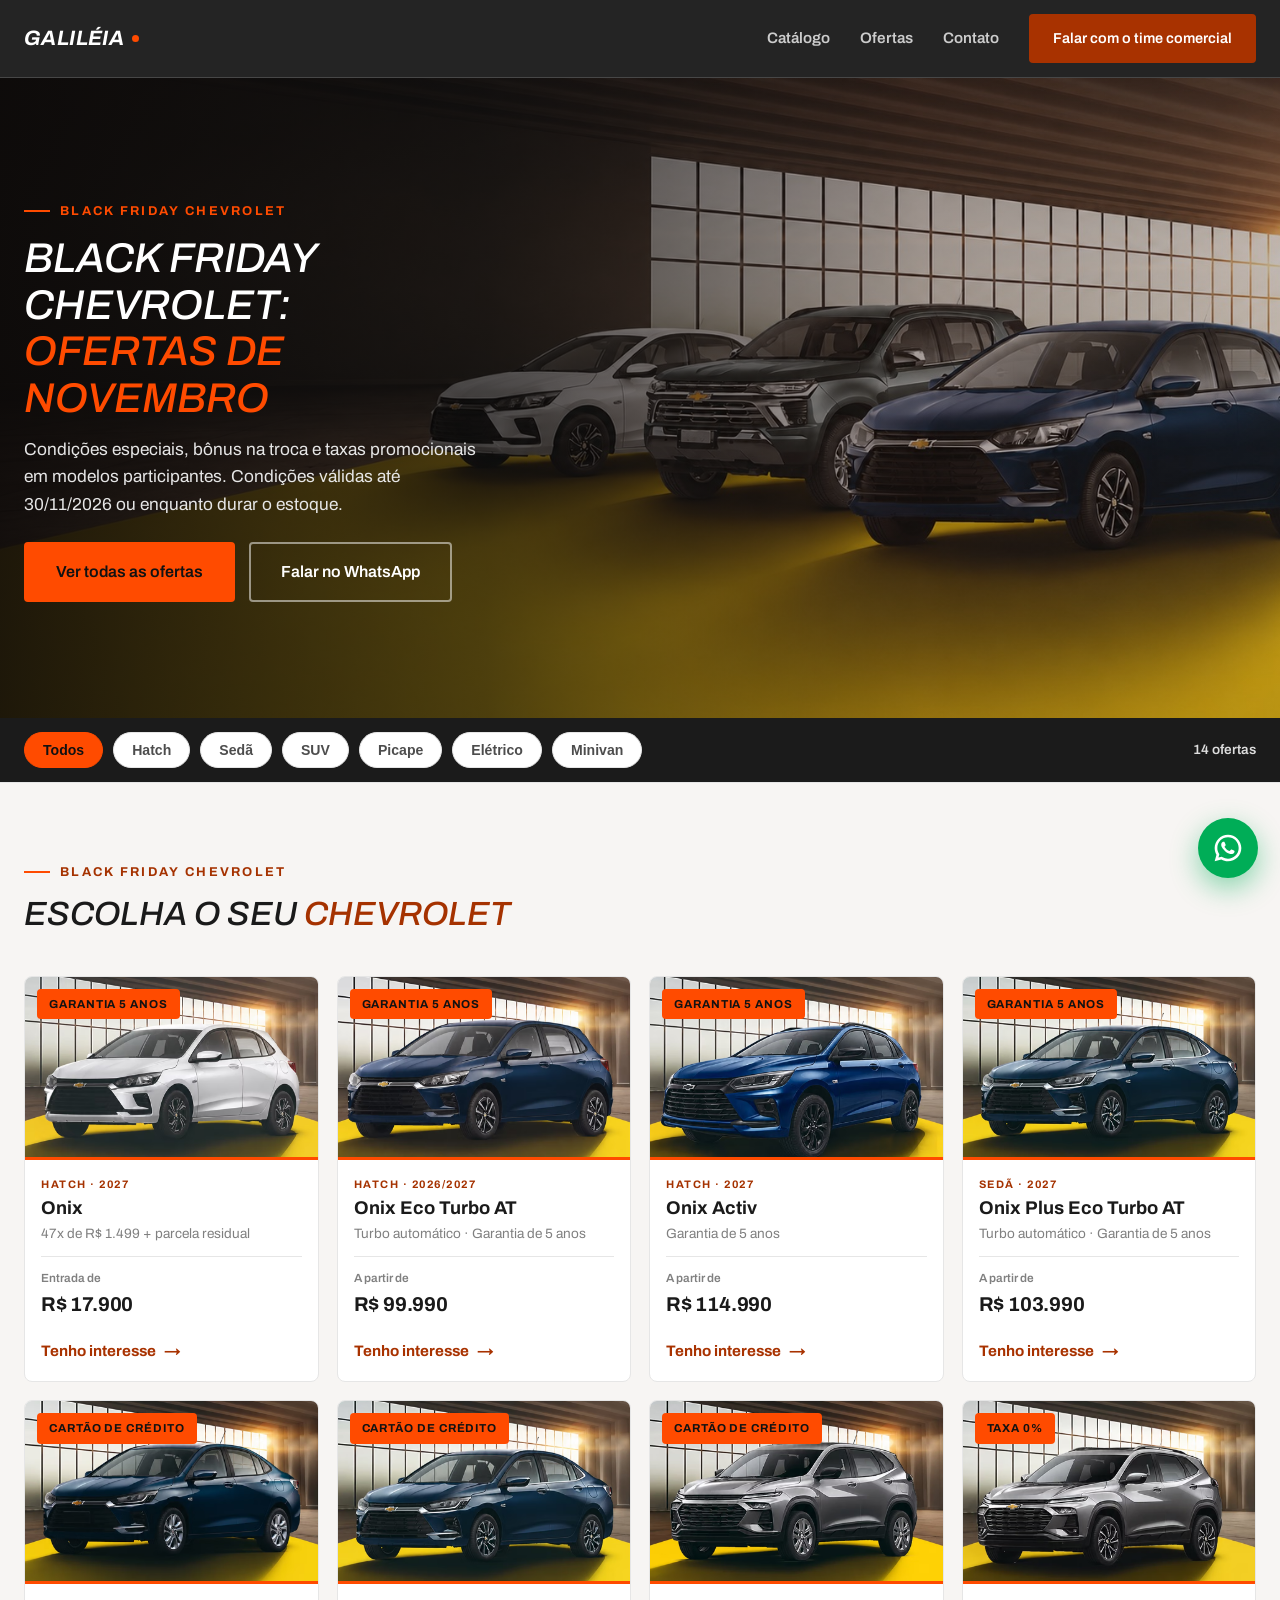
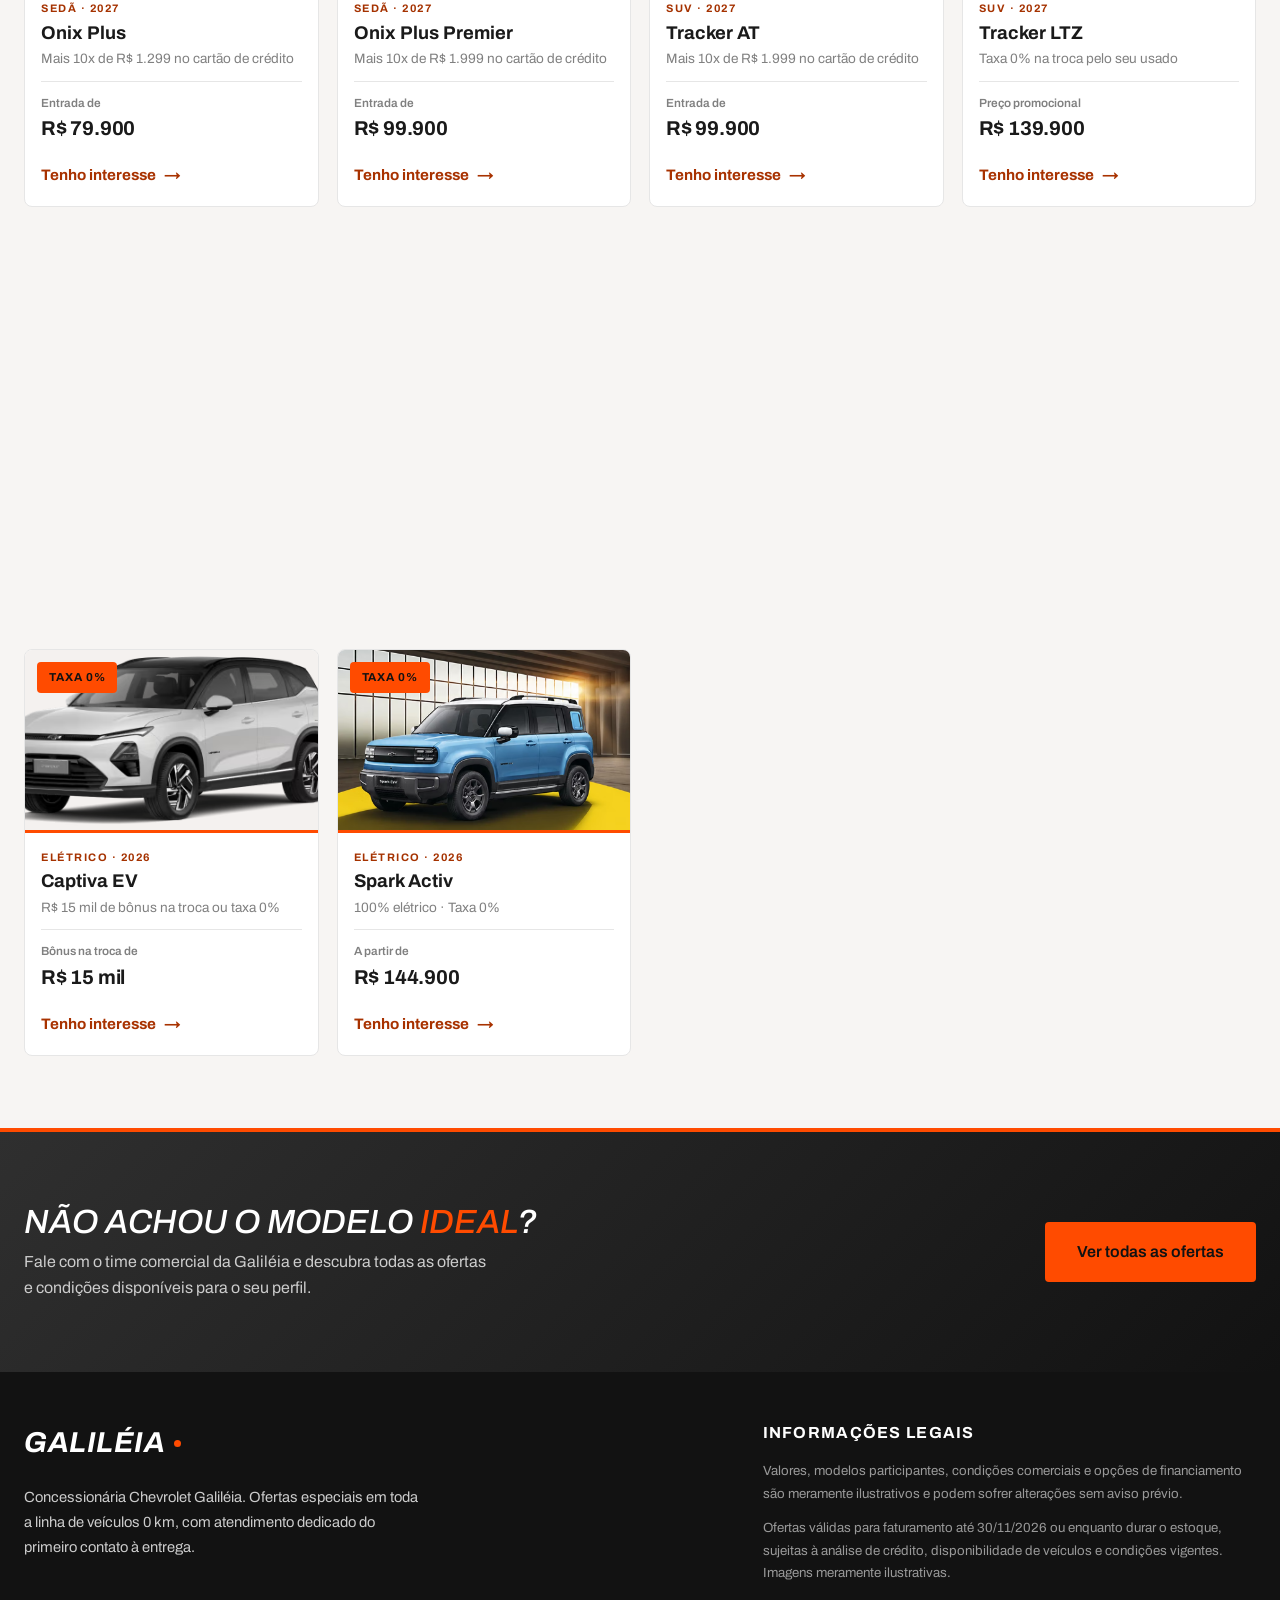
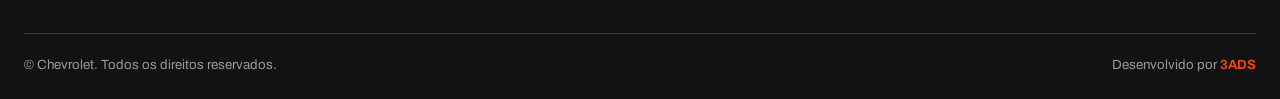
<file: index.html>
<!DOCTYPE html>
<html lang="pt-BR">
<head>
<meta charset="UTF-8">
<meta name="viewport" content="width=device-width, initial-scale=1.0">
<title>Black Friday Chevrolet 2026 | Galiléia</title>
<meta name="description" content="Confira as ofertas da Black Friday Chevrolet da Galiléia: condições especiais, bônus na troca e taxas promocionais em modelos participantes. Válidas até 30/11/2026 ou enquanto durar o estoque.">
<meta name="robots" content="index, follow">
<link rel="canonical" href="https://ofertas.galileiaconcessionaria.com.br/">
<meta name="theme-color" content="#121212">

<!-- Open Graph / Facebook -->
<meta property="og:type" content="website">
<meta property="og:locale" content="pt_BR">
<meta property="og:site_name" content="Galiléia Chevrolet">
<meta property="og:title" content="Black Friday Chevrolet 2026 | Galiléia">
<meta property="og:description" content="Black Friday Chevrolet com condições especiais, bônus na troca e taxas promocionais em modelos participantes. Válidas até 30/11/2026 ou enquanto durar o estoque.">
<meta property="og:url" content="https://ofertas.galileiaconcessionaria.com.br/">
<meta property="og:image" content="https://ofertas.galileiaconcessionaria.com.br/images-ofertas/banner-desktop.jpg">
<meta property="og:image:width" content="1920">
<meta property="og:image:height" content="760">

<!-- Twitter Card -->
<meta name="twitter:card" content="summary_large_image">
<meta name="twitter:title" content="Black Friday Chevrolet 2026 | Galiléia">
<meta name="twitter:description" content="Black Friday Chevrolet com condições especiais, bônus na troca e taxas promocionais em modelos participantes. Válidas até 30/11/2026.">
<meta name="twitter:image" content="https://ofertas.galileiaconcessionaria.com.br/images-ofertas/banner-desktop.jpg">

<link rel="icon" type="image/svg+xml" href="/images-ofertas/favicon.svg">
<link rel="apple-touch-icon" href="/images-ofertas/favicon.svg">

<link rel="preconnect" href="https://fonts.googleapis.com">
<link rel="preconnect" href="https://fonts.gstatic.com" crossorigin>
<link rel="preconnect" href="https://brands.gm-cdn.com" crossorigin>
<link rel="preconnect" href="https://www.googletagmanager.com">
<link rel="preload" as="image" href="images-ofertas/banner-mobile.jpg" media="(max-width:700px)" fetchpriority="high">
<link rel="preload" as="image" href="images-ofertas/banner-desktop.jpg" media="(min-width:701px)" fetchpriority="high">
<link href="https://fonts.googleapis.com/css2?family=Archivo:ital,wght@0,400;0,500;0,600;0,700;0,900;1,400;1,500;1,600;1,700&amp;display=swap" rel="stylesheet">

<!-- Google Tag Manager -->
<script>(function(w,d,s,l,i){w[l]=w[l]||[];w[l].push({'gtm.start':new Date().getTime(),event:'gtm.js'});var f=d.getElementsByTagName(s)[0],j=d.createElement(s),dl=l!='dataLayer'?'&l='+l:'';j.async=true;j.src='https://www.googletagmanager.com/gtm.js?id='+i+dl;f.parentNode.insertBefore(j,f);})(window,document,'script','dataLayer','GTM-P22BFJC');</script>
<script>(function(w,d,s,l,i){w[l]=w[l]||[];w[l].push({'gtm.start':new Date().getTime(),event:'gtm.js'});var f=d.getElementsByTagName(s)[0],j=d.createElement(s),dl=l!='dataLayer'?'&l='+l:'';j.async=true;j.src='https://www.googletagmanager.com/gtm.js?id='+i+dl;f.parentNode.insertBefore(j,f);})(window,document,'script','dataLayer','GTM-NJH35M5');</script>
<!-- End Google Tag Manager -->

<!-- Microsoft Clarity -->
<script type="text/javascript">
  (function(c,l,a,r,i,t,y){
    c[a]=c[a]||function(){(c[a].q=c[a].q||[]).push(arguments)};
    t=l.createElement(r);t.async=1;t.src="https://www.clarity.ms/tag/"+i;
    y=l.getElementsByTagName(r)[0];y.parentNode.insertBefore(t,y);
  })(window,document,"clarity","script","yn2vg4cooq");
</script>
<!-- End Microsoft Clarity -->

<script type="application/ld+json">
{
  "@context": "https://schema.org",
  "@type": "AutoDealer",
  "name": "Galiléia Chevrolet",
  "url": "https://ofertas.galileiaconcessionaria.com.br/",
  "logo": "https://ofertas.galileiaconcessionaria.com.br/images-ofertas/favicon.svg",
  "image": "https://ofertas.galileiaconcessionaria.com.br/images-ofertas/banner-desktop.jpg",
  "description": "Concessionária Chevrolet Galiléia. Ofertas da Black Friday válidas até 30 de novembro de 2026 ou enquanto durar o estoque.",
  "areaServed": "BR",
  "makesOffer": [
    {
      "@type": "Offer",
      "itemOffered": {
        "@type": "Car",
        "name": "Chevrolet Onix Eco Turbo AT 2026/2027",
        "bodyType": "Hatch"
      },
      "price": "99990",
      "priceCurrency": "BRL",
      "priceValidUntil": "2026-11-30",
      "availability": "https://schema.org/InStock"
    },
    {
      "@type": "Offer",
      "itemOffered": {
        "@type": "Car",
        "name": "Chevrolet Onix Activ 2027",
        "bodyType": "Hatch"
      },
      "price": "114990",
      "priceCurrency": "BRL",
      "priceValidUntil": "2026-11-30",
      "availability": "https://schema.org/InStock"
    },
    {
      "@type": "Offer",
      "itemOffered": {
        "@type": "Car",
        "name": "Chevrolet Onix Plus Eco Turbo AT 2027",
        "bodyType": "Sedã"
      },
      "price": "103990",
      "priceCurrency": "BRL",
      "priceValidUntil": "2026-11-30",
      "availability": "https://schema.org/InStock"
    },
    {
      "@type": "Offer",
      "itemOffered": {
        "@type": "Car",
        "name": "Chevrolet Tracker LTZ 2027",
        "bodyType": "SUV"
      },
      "price": "139900",
      "priceCurrency": "BRL",
      "priceValidUntil": "2026-11-30",
      "availability": "https://schema.org/InStock"
    },
    {
      "@type": "Offer",
      "itemOffered": {
        "@type": "Car",
        "name": "Chevrolet Sonic Premier 2027",
        "bodyType": "SUV"
      },
      "price": "129900",
      "priceCurrency": "BRL",
      "priceValidUntil": "2026-11-30",
      "availability": "https://schema.org/InStock"
    },
    {
      "@type": "Offer",
      "itemOffered": {
        "@type": "Car",
        "name": "Chevrolet Spin LTZ 2027",
        "bodyType": "Minivan"
      },
      "price": "159900",
      "priceCurrency": "BRL",
      "priceValidUntil": "2026-11-30",
      "availability": "https://schema.org/InStock"
    },
    {
      "@type": "Offer",
      "itemOffered": {
        "@type": "Car",
        "name": "Chevrolet Spark Activ 2026",
        "bodyType": "Elétrico"
      },
      "price": "144900",
      "priceCurrency": "BRL",
      "priceValidUntil": "2026-11-30",
      "availability": "https://schema.org/InStock"
    }
  ]
}
</script>
<style>
/* ===== Fontes oficiais Chevrolet (GM CDN) com fallback Archivo ===== */
@font-face{font-family:'ChevySans';src:url('https://brands.gm-cdn.com/gbds/chevrolet-2023/fonts/ChevySans-Medium.woff2') format('woff2');font-weight:500;font-style:normal;font-display:swap}
@font-face{font-family:'ChevySans';src:url('https://brands.gm-cdn.com/gbds/chevrolet-2023/fonts/ChevySans-Demi.woff2') format('woff2');font-weight:600;font-style:normal;font-display:swap}
@font-face{font-family:'ChevySans';src:url('https://brands.gm-cdn.com/gbds/chevrolet-2023/fonts/ChevySans-Bold.woff2') format('woff2');font-weight:700;font-style:normal;font-display:swap}
@font-face{font-family:'ChevySans';src:url('https://brands.gm-cdn.com/gbds/chevrolet-2023/fonts/ChevySans-MediumItalic.woff2') format('woff2');font-weight:500;font-style:italic;font-display:swap}
@font-face{font-family:'ChevySans';src:url('https://brands.gm-cdn.com/gbds/chevrolet-2023/fonts/ChevySans-BoldItalic.woff2') format('woff2');font-weight:700;font-style:italic;font-display:swap}

/* ===== Design Tokens — Black Friday Chevrolet (grafite + laranja) ===== */
:root{
  --primary:#262626;
  --primary-deep:#1a1a1a;
  --primary-deeper:#121212;
  --accent:#ff4b00;
  --accent-deep:#db4000;
  --accent-text:#a53200;
  --btn-fill:#a83200;
  --btn-fill-deep:#842800;
  --wa:#00AD57;
  --wa-deep:#039249;

  --bg:#FFFFFF;
  --surface:#FFFFFF;
  --surface-2:#f4f1ef;
  --surface-3:#E6E6E6;

  --t1:#262626;
  --t2:#4d4d4d;
  --t3:#808080;
  --border:#E6E6E6;

  --on-dark-1:#FFFFFF;
  --on-dark-2:#cccccc;
  --on-dark-3:#999999;
  --border-dark:rgba(255,255,255,.16);

  --dark:linear-gradient(135deg,#2f2f2f 0%,#121212 100%);

  --shadow-sm:0 1px 3px rgba(0,0,0,.10);
  --shadow-md:0 10px 30px rgba(0,0,0,.14);

  --radius:4px;
  --radius-md:8px;

  --max:1240px;
  --font-base:'ChevySans','Archivo',Arial,sans-serif;
}

*{box-sizing:border-box;margin:0;padding:0}
html{scroll-behavior:smooth}
body{font-family:var(--font-base);color:var(--t1);background:var(--bg);line-height:1.6;-webkit-font-smoothing:antialiased}
img{max-width:100%;display:block}
a{color:inherit;text-decoration:none}
.container{width:min(var(--max),calc(100% - 32px));margin-inline:auto}

/* ===== Tipografia ===== */
.eyebrow{font-size:.8rem;font-weight:700;letter-spacing:.18em;text-transform:uppercase;color:var(--accent);display:inline-flex;align-items:center;gap:10px;margin-bottom:14px}
.eyebrow::before{content:"";width:26px;height:2px;background:var(--accent)}
h1,h2{font-family:var(--font-base);font-weight:500;font-style:italic;text-transform:uppercase;line-height:1.12}
h1{font-size:clamp(1.7rem,6vw,2.6rem)}
h2{font-size:clamp(1.4rem,4vw,2.1rem);color:var(--primary-deep);margin-bottom:14px}
.accent{color:var(--accent)}

/* ===== Botões ===== */
.btn{display:inline-flex;align-items:center;justify-content:center;gap:10px;font-family:var(--font-base);font-weight:600;font-size:1rem;padding:15px 30px;border-radius:var(--radius);border:2px solid transparent;cursor:pointer;transition:background .18s ease,color .18s ease,transform .18s ease;white-space:nowrap}
.btn-primary{background:var(--btn-fill);color:#fff}
.btn-primary:hover{background:var(--btn-fill-deep)}
.btn-accent{background:var(--accent);color:var(--primary-deeper)}
.btn-accent:hover{background:var(--accent-deep)}
.btn-outline{background:transparent;color:var(--primary);border-color:var(--primary)}
.btn-outline:hover{background:var(--primary);color:#fff}
.btn-on-dark{color:#fff;border-color:rgba(255,255,255,.5)}
.eyebrow-deep{color:var(--accent-text)}

/* ===== Header ===== */
.header{position:sticky;top:0;z-index:50;background:rgba(18,18,18,.92);backdrop-filter:saturate(140%) blur(10px);border-bottom:1px solid var(--border-dark)}
.header .container{display:flex;align-items:center;justify-content:space-between;padding-block:12px}
.brand img{height:32px;width:auto;display:block}
.brand-word{font-family:var(--font-base);font-weight:700;font-style:italic;color:#fff;font-size:1.15rem;letter-spacing:.02em;text-transform:uppercase;display:inline-flex;align-items:center;gap:8px}
.brand-word::after{content:"";width:7px;height:7px;border-radius:50%;background:var(--accent);flex:none}
.nav{display:flex;align-items:center;gap:30px}
.nav a.link{display:none;color:var(--on-dark-2);font-size:.95rem;font-weight:600}
.nav a.link:hover{color:#fff}
.header .btn{padding:9px 10px;font-size:.75rem}

/* ===== Hero (mobile-first: banner vertical 500x760) ===== */
.hero{
  background:linear-gradient(180deg, rgba(15,10,8,.78) 0%, rgba(15,10,8,.58) 34%, rgba(36,11,2,.50) 100%), url('images-ofertas/banner-mobile.jpg') center top/cover no-repeat;
  color:#fff;min-height:560px;display:flex;align-items:flex-start;
}
.hero .container{text-align:center;padding-top:44px}
.hero .eyebrow{color:var(--accent);justify-content:center}
.hero h1{color:#fff;margin:0 auto 14px;max-width:15ch}
.hero p{color:#e6e6e6;font-size:1rem;max-width:34ch;margin-inline:auto}
.hero-cta{display:flex;flex-wrap:wrap;gap:14px;margin-top:24px;justify-content:center}

/* ===== Barra de filtros (visual — categorias) ===== */
.filters{background:#1b1b1b;border-bottom:1px solid var(--border);position:sticky;top:57px;z-index:40;overflow-x:auto;-webkit-overflow-scrolling:touch}
.filters .container{display:flex;align-items:center;gap:10px;flex-wrap:nowrap;padding-block:14px}
.chip{font-size:.88rem;font-weight:600;color:var(--t2);background:#fff;border:1px solid var(--border);border-radius:100px;padding:8px 16px;cursor:pointer;transition:all .15s ease;flex:none}
.chip:hover{border-color:var(--primary);color:var(--primary)}
.chip.is-active{background:var(--accent);color:#111;border-color:var(--accent)}
.filters .count{margin-left:12px;font-size:.85rem;color:#ddd;font-weight:600;flex:none}

/* ===== Catálogo (grid de cards) ===== */
.catalog{padding:clamp(40px,8vw,72px) 0;background:#f7f5f3}
.cat-head{display:flex;align-items:flex-end;justify-content:space-between;gap:20px;margin-bottom:28px;flex-wrap:wrap}
.grid{display:grid;grid-template-columns:1fr;gap:18px}

.car-card{background:#fff;border:1px solid var(--border);border-radius:var(--radius-md);overflow:hidden;display:flex;flex-direction:column;transition:transform .2s ease,box-shadow .2s ease,opacity .6s ease,transform .6s ease}
.car-card:hover{transform:translateY(-5px);box-shadow:var(--shadow-md)}
.car-card[hidden]{display:none}
.car-thumb{position:relative;aspect-ratio:16/10;background:var(--surface-2) center/cover no-repeat;border-bottom:3px solid var(--accent)}
.car-thumb--onix-2026{background-image:url('images-ofertas/onix-2026.jpg');background-image:image-set(url('images-ofertas/onix-2026.avif') type('image/avif'),url('images-ofertas/onix-2026.jpg') type('image/jpeg'))}
.car-thumb--s10-wt{background-image:url('images-ofertas/s10-wt.jpg');background-image:image-set(url('images-ofertas/s10-wt.avif') type('image/avif'),url('images-ofertas/s10-wt.jpg') type('image/jpeg'))}
.car-thumb--onix-eco{background-image:url('images-ofertas/onix-eco.jpg');background-image:image-set(url('images-ofertas/onix-eco.avif') type('image/avif'),url('images-ofertas/onix-eco.jpg') type('image/jpeg'))}
.car-thumb--onix-activ{background-image:url('images-ofertas/onix-activ.jpg');background-image:image-set(url('images-ofertas/onix-activ.avif') type('image/avif'),url('images-ofertas/onix-activ.jpg') type('image/jpeg'))}
.car-thumb--onix-plus-ltz{background-image:url('images-ofertas/onix-plus-ltz.jpg');background-image:image-set(url('images-ofertas/onix-plus-ltz.avif') type('image/avif'),url('images-ofertas/onix-plus-ltz.jpg') type('image/jpeg'))}
.car-thumb--onix-plus-premier{background-image:url('images-ofertas/onix-plus-premier.jpg');background-image:image-set(url('images-ofertas/onix-plus-premier.avif') type('image/avif'),url('images-ofertas/onix-plus-premier.jpg') type('image/jpeg'))}
.car-thumb--tracker-at{background-image:url('images-ofertas/tracker-at.jpg');background-image:image-set(url('images-ofertas/tracker-at.avif') type('image/avif'),url('images-ofertas/tracker-at.jpg') type('image/jpeg'))}
.car-thumb--tracker-premier{background-image:url('images-ofertas/tracker-premier.jpg');background-image:image-set(url('images-ofertas/tracker-premier.avif') type('image/avif'),url('images-ofertas/tracker-premier.jpg') type('image/jpeg'))}
.car-thumb--sonic-premier{background-image:url('images-ofertas/sonic-premier.jpg');background-image:image-set(url('images-ofertas/sonic-premier.avif') type('image/avif'),url('images-ofertas/sonic-premier.jpg') type('image/jpeg'))}
.car-thumb--trailblazer{background-image:url('images-ofertas/trailblazer.jpg');background-image:image-set(url('images-ofertas/trailblazer.avif') type('image/avif'),url('images-ofertas/trailblazer.jpg') type('image/jpeg'))}
.car-thumb--montana-ltz{background-image:url('images-ofertas/montana-ltz.jpg')}
.car-thumb--montana{background-image:url('images-ofertas/montana.jpg');background-image:image-set(url('images-ofertas/montana.avif') type('image/avif'),url('images-ofertas/montana.jpg') type('image/jpeg'))}
.car-thumb--spin-premiere{background-image:url('images-ofertas/spin-premiere.jpg')}
.car-thumb--spark-activ{background-image:url('images-ofertas/spark-activ.jpg');background-image:image-set(url('images-ofertas/spark-activ.avif') type('image/avif'),url('images-ofertas/spark-activ.jpg') type('image/jpeg'))}
.car-thumb--captiva{background-image:url('images-ofertas/captiva.jpg');background-image:image-set(url('images-ofertas/captiva.avif') type('image/avif'),url('images-ofertas/captiva.jpg') type('image/jpeg'))}
.car-badge{position:absolute;top:12px;left:12px;font-size:.72rem;font-weight:700;letter-spacing:.08em;text-transform:uppercase;padding:6px 12px;border-radius:4px;background:var(--accent);color:var(--primary-deeper)}
.car-badge.blue{background:var(--btn-fill);color:#fff}
.car-body{padding:16px 16px 18px;display:flex;flex-direction:column;flex:1;gap:5px}
.car-tag{font-size:.68rem;font-weight:700;letter-spacing:.14em;text-transform:uppercase;color:var(--accent-text)}
.car-name{font-family:var(--font-base);font-weight:700;font-size:1.15rem;color:var(--primary-deep);line-height:1.1}
.car-spec{font-size:.85rem;color:var(--t3);margin-bottom:6px}
.car-price{margin-top:auto;padding-top:12px;border-top:1px solid var(--border)}
.car-price small{display:block;font-size:.74rem;color:var(--t3);font-weight:600}
.car-price strong{font-family:var(--font-base);font-weight:700;font-size:1.25rem;color:var(--primary-deep);letter-spacing:-.01em}
.car-price strong span{font-size:.9rem;font-weight:600;color:var(--t2)}
.car-cta{margin-top:14px;align-self:flex-start;color:var(--btn-fill);font-weight:700;font-size:.95rem;display:inline-flex;align-items:center;gap:8px;transition:gap .15s ease,color .15s ease}
.car-cta .arrow{transition:transform .15s ease;font-size:1.05rem;line-height:1}
.car-cta:hover{color:var(--btn-fill-deep)}
.car-cta:hover .arrow{transform:translateX(4px)}

/* ===== Faixa CTA ===== */
.cta-band{background:var(--dark);color:#fff;padding:clamp(44px,8vw,72px) 0;border-top:4px solid var(--accent)}
.cta-band .container{display:flex;flex-direction:column;align-items:flex-start;justify-content:space-between;gap:24px}
.cta-band h2{color:#fff;margin-bottom:8px}
.cta-band p{color:var(--on-dark-2);max-width:52ch}
.cta-band .btn{width:100%}

/* ===== Footer ===== */
.footer{background:var(--primary-deeper);color:var(--on-dark-2);padding:48px 0 24px}
.footer-grid{display:grid;grid-template-columns:1fr;gap:32px}
.footer .brand img{height:42px;width:auto;margin-bottom:18px}
.footer .brand-word{font-size:1.6rem;margin-bottom:18px}
.footer p{font-size:.92rem;line-height:1.7;max-width:50ch}
.footer h2{color:#fff;font-style:normal;font-weight:700;font-size:1rem;line-height:1.6;margin-bottom:14px;text-transform:uppercase;letter-spacing:.08em}
.footer .legal p{font-size:.83rem;color:var(--on-dark-3);margin-bottom:12px;max-width:none}
.footer-bottom{border-top:1px solid var(--border-dark);margin-top:36px;padding-top:20px;display:flex;flex-wrap:wrap;gap:8px 16px;justify-content:space-between;font-size:.83rem;color:var(--on-dark-3)}
.footer-bottom a{color:var(--accent);font-weight:600}
.footer-bottom a:hover{text-decoration:underline}

/* ===== WhatsApp flutuante ===== */
.whatsapp-float{position:fixed;right:16px;bottom:16px;z-index:80;width:56px;height:56px;border-radius:50%;background:var(--wa);box-shadow:0 10px 28px rgba(0,173,87,.45);display:grid;place-items:center;transition:background .18s ease,transform .18s ease}
.whatsapp-float:hover{background:var(--wa-deep);transform:scale(1.06)}
.whatsapp-float svg{width:30px;height:30px;fill:#fff}

/* ===== Preferências de privacidade ===== */
.consent-panel{position:fixed;z-index:1000;right:1rem;bottom:1rem;left:1rem;display:grid;max-width:760px;margin-inline:auto;gap:1rem;padding:1.1rem;border:1px solid #555;border-radius:12px;background:#151515;color:#fff;box-shadow:0 18px 50px rgba(0,0,0,.45)}
.consent-panel[hidden],.privacy-preferences[hidden]{display:none}
.consent-panel strong{font-size:1.15rem}
.consent-panel p{margin:.3rem 0 0;color:#d0d0d0;font-size:.8rem;line-height:1.45}
.consent-panel a{color:#fff;text-decoration:underline;text-underline-offset:3px}
.consent-panel__actions{display:flex;flex-wrap:wrap;align-items:center;gap:.6rem}
.consent-panel button,.privacy-preferences{min-height:42px;padding:.55rem .9rem;border:1px solid #777;border-radius:7px;background:transparent;color:#fff;font:700 .8rem var(--font-base);cursor:pointer}
.consent-panel button.is-primary{border-color:var(--accent);background:var(--accent);color:#111}
.privacy-preferences{position:fixed;z-index:900;bottom:1rem;left:1rem;min-height:38px;background:#151515;box-shadow:0 8px 24px rgba(0,0,0,.35)}

/* ===== Scroll reveal ===== */
.reveal-pending{opacity:0;transform:translateY(28px);transition:opacity .6s ease,transform .6s ease}
.reveal-pending.is-visible{opacity:1;transform:none}
.grid .reveal-pending:nth-child(2){transition-delay:.05s}
.grid .reveal-pending:nth-child(3){transition-delay:.1s}
.grid .reveal-pending:nth-child(4){transition-delay:.15s}
@media (prefers-reduced-motion:reduce){
  .reveal-pending,.car-card,.whatsapp-float{transition:none!important}
  .reveal-pending{opacity:1;transform:none}
}

/* ===== Responsivo — mobile first, escalando para telas maiores ===== */
@media (min-width:481px){ .grid{grid-template-columns:repeat(2,1fr)} }
@media (min-width:701px){
  .container{width:min(var(--max),calc(100% - 48px))}
  .header .container{padding-block:14px}
  .brand img{height:38px}
  .brand-word{font-size:1.3rem}
  .header .btn{padding:11px 22px;font-size:.9rem}
  .hero{
    background:linear-gradient(90deg, rgba(12,9,8,.92) 0%, rgba(12,9,8,.72) 38%, rgba(36,11,2,.38) 72%, rgba(36,11,2,.28) 100%), url('images-ofertas/banner-desktop.jpg') center/cover no-repeat;
    min-height:640px;align-items:center;
  }
  .hero .container{text-align:left;padding-top:0}
  .hero .eyebrow{justify-content:flex-start}
  .hero h1{font-size:clamp(2rem,3.6vw,2.6rem);margin-inline:0;max-width:17ch}
  .hero p{font-size:1.08rem;max-width:46ch;margin-inline:0}
  .hero-cta{justify-content:flex-start}
  .filters{top:69px}
  .filters .container{flex-wrap:wrap}
  .chip{padding:9px 18px}
  .filters .count{margin-left:auto}
  .cta-band .container{flex-direction:row;align-items:center}
  .cta-band .btn{width:auto}
  .footer-grid{grid-template-columns:1.4fr 1fr;gap:48px}
  .footer .brand img{height:50px}
  .footer .brand-word{font-size:1.8rem}
  .whatsapp-float{right:22px;bottom:22px;width:60px;height:60px}
  .whatsapp-float svg{width:32px;height:32px}
}
@media (min-width:821px){ .grid{grid-template-columns:repeat(3,1fr)} }
@media (min-width:901px){ .nav a.link{display:inline-block} }
@media (min-width:1101px){ .grid{grid-template-columns:repeat(4,1fr)} }
@media (min-width:1600px){ .container{max-width:1440px} .grid{grid-template-columns:repeat(5,1fr)} }
@media (min-width:700px){.consent-panel{grid-template-columns:1fr auto;align-items:end}.consent-panel__actions{justify-content:flex-end}}
.catalog .accent{color:var(--accent-text)}
</style>
</head>
<body>

<!-- Google Tag Manager (noscript) -->
<noscript><iframe src="https://www.googletagmanager.com/ns.html?id=GTM-P22BFJC" height="0" width="0" style="display:none;visibility:hidden"></iframe></noscript>
<noscript><iframe src="https://www.googletagmanager.com/ns.html?id=GTM-NJH35M5" height="0" width="0" style="display:none;visibility:hidden"></iframe></noscript>
<!-- End Google Tag Manager (noscript) -->

<!-- ===== HEADER ===== -->
<header class="header">
  <div class="container">
    <a class="brand" href="#" aria-label="Galiléia"><span class="brand-word">Galiléia</span></a>
    <nav class="nav" aria-label="Navegação principal">
      <a class="link" href="#catalogo">Catálogo</a>
      <a class="link" href="#ofertas">Ofertas</a>
      <a class="link" href="#contato">Contato</a>
      <a class="btn btn-primary" href="https://tintim.link/whatsapp/da0e8764-2846-4dcc-a7d2-c2a6366cd91c/4d6bd350-e1dd-4b16-b183-628323c2634e" target="_blank" rel="noopener">Falar com o time comercial</a>
    </nav>
  </div>
</header>

<!-- ===== HERO ===== -->
<section class="hero">
  <div class="container">
    <span class="eyebrow">Black Friday Chevrolet</span>
    <h1>Black Friday Chevrolet: <span class="accent">ofertas de novembro</span></h1>
    <p>Condições especiais, bônus na troca e taxas promocionais em modelos participantes. Condições válidas até 30/11/2026 ou enquanto durar o estoque.</p>
    <div class="hero-cta">
      <a class="btn btn-accent" href="#catalogo">Ver todas as ofertas</a>
      <a class="btn btn-outline btn-on-dark" href="https://tintim.link/whatsapp/da0e8764-2846-4dcc-a7d2-c2a6366cd91c/4d6bd350-e1dd-4b16-b183-628323c2634e" target="_blank" rel="noopener">Falar no WhatsApp</a>
    </div>
  </div>
</section>

<!-- ===== FILTROS (categorias — visual; filtro funcional exige um pequeno script) ===== -->
<div class="filters">
  <div class="container">
    <button class="chip is-active" type="button" data-filter="all" aria-pressed="true">Todos</button>
    <button class="chip" type="button" data-filter="hatch" aria-pressed="false">Hatch</button>
    <button class="chip" type="button" data-filter="seda" aria-pressed="false">Sedã</button>
    <button class="chip" type="button" data-filter="suv" aria-pressed="false">SUV</button>
    <button class="chip" type="button" data-filter="picape" aria-pressed="false">Picape</button>
    <button class="chip" type="button" data-filter="eletrico" aria-pressed="false">Elétrico</button>
    <button class="chip" type="button" data-filter="minivan" aria-pressed="false">Minivan</button>
    <span class="count" role="status" aria-live="polite">14 ofertas</span>
  </div>
</div>

<!-- ===== CATÁLOGO ===== -->
<section id="catalogo" class="catalog">
  <div class="container">
    <div class="cat-head reveal">
      <div>
        <span class="eyebrow eyebrow-deep">Black Friday Chevrolet</span>
        <h2>Escolha o seu <span class="accent">Chevrolet</span></h2>
      </div>
    </div>

    <!-- Ofertas de novembro, conforme 14 peças da campanha. -->
    <div class="grid">

      <!-- O1.jpg: oferta de novembro -->
      <article class="car-card reveal" data-cat="hatch">
        <div class="car-thumb car-thumb--onix-2026" role="img" aria-label="Chevrolet Onix 2027">
          <span class="car-badge">Garantia 5 anos</span>
        </div>
        <div class="car-body">
          <span class="car-tag">Hatch · 2027</span>
          <h3 class="car-name">Onix</h3>
          <p class="car-spec">47x de R$ 1.499 + parcela residual</p>
          <div class="car-price"><small>Entrada de</small><strong>R$ 17.900</strong></div>
          <a class="car-cta" href="https://tintim.link/whatsapp/da0e8764-2846-4dcc-a7d2-c2a6366cd91c/4d6bd350-e1dd-4b16-b183-628323c2634e" target="_blank" rel="noopener">Tenho interesse <span class="arrow" aria-hidden="true">→</span></a>
        </div>
      </article>

      <!-- O2.jpg: oferta de novembro -->
      <article class="car-card reveal" data-cat="hatch">
        <div class="car-thumb car-thumb--onix-eco" role="img" aria-label="Chevrolet Onix Eco Turbo AT 2026/2027">
          <span class="car-badge">Garantia 5 anos</span>
        </div>
        <div class="car-body">
          <span class="car-tag">Hatch · 2026/2027</span>
          <h3 class="car-name">Onix Eco Turbo AT</h3>
          <p class="car-spec">Turbo automático · Garantia de 5 anos</p>
          <div class="car-price"><small>A partir de</small><strong>R$ 99.990</strong></div>
          <a class="car-cta" href="https://tintim.link/whatsapp/da0e8764-2846-4dcc-a7d2-c2a6366cd91c/4d6bd350-e1dd-4b16-b183-628323c2634e" target="_blank" rel="noopener">Tenho interesse <span class="arrow" aria-hidden="true">→</span></a>
        </div>
      </article>

      <!-- O4.jpg: oferta de novembro -->
      <article class="car-card reveal" data-cat="hatch">
        <div class="car-thumb car-thumb--onix-activ" role="img" aria-label="Chevrolet Onix Activ 2027">
          <span class="car-badge">Garantia 5 anos</span>
        </div>
        <div class="car-body">
          <span class="car-tag">Hatch · 2027</span>
          <h3 class="car-name">Onix Activ</h3>
          <p class="car-spec">Garantia de 5 anos</p>
          <div class="car-price"><small>A partir de</small><strong>R$ 114.990</strong></div>
          <a class="car-cta" href="https://tintim.link/whatsapp/da0e8764-2846-4dcc-a7d2-c2a6366cd91c/4d6bd350-e1dd-4b16-b183-628323c2634e" target="_blank" rel="noopener">Tenho interesse <span class="arrow" aria-hidden="true">→</span></a>
        </div>
      </article>

      <!-- O3.jpg: oferta de novembro -->
      <article class="car-card reveal" data-cat="seda">
        <div class="car-thumb car-thumb--onix-plus-premier" role="img" aria-label="Chevrolet Onix Plus Eco Turbo AT 2027">
          <span class="car-badge">Garantia 5 anos</span>
        </div>
        <div class="car-body">
          <span class="car-tag">Sedã · 2027</span>
          <h3 class="car-name">Onix Plus Eco Turbo AT</h3>
          <p class="car-spec">Turbo automático · Garantia de 5 anos</p>
          <div class="car-price"><small>A partir de</small><strong>R$ 103.990</strong></div>
          <a class="car-cta" href="https://tintim.link/whatsapp/da0e8764-2846-4dcc-a7d2-c2a6366cd91c/4d6bd350-e1dd-4b16-b183-628323c2634e" target="_blank" rel="noopener">Tenho interesse <span class="arrow" aria-hidden="true">→</span></a>
        </div>
      </article>

      <!-- O5.jpg: oferta de novembro -->
      <article class="car-card reveal" data-cat="seda">
        <div class="car-thumb car-thumb--onix-plus-ltz" role="img" aria-label="Chevrolet Onix Plus 2027">
          <span class="car-badge">Cartão de crédito</span>
        </div>
        <div class="car-body">
          <span class="car-tag">Sedã · 2027</span>
          <h3 class="car-name">Onix Plus</h3>
          <p class="car-spec">Mais 10x de R$ 1.299 no cartão de crédito</p>
          <div class="car-price"><small>Entrada de</small><strong>R$ 79.900</strong></div>
          <a class="car-cta" href="https://tintim.link/whatsapp/da0e8764-2846-4dcc-a7d2-c2a6366cd91c/4d6bd350-e1dd-4b16-b183-628323c2634e" target="_blank" rel="noopener">Tenho interesse <span class="arrow" aria-hidden="true">→</span></a>
        </div>
      </article>

      <!-- O6.jpg: oferta de novembro -->
      <article class="car-card reveal" data-cat="seda">
        <div class="car-thumb car-thumb--onix-plus-premier" role="img" aria-label="Chevrolet Onix Plus Premier 2027">
          <span class="car-badge">Cartão de crédito</span>
        </div>
        <div class="car-body">
          <span class="car-tag">Sedã · 2027</span>
          <h3 class="car-name">Onix Plus Premier</h3>
          <p class="car-spec">Mais 10x de R$ 1.999 no cartão de crédito</p>
          <div class="car-price"><small>Entrada de</small><strong>R$ 99.900</strong></div>
          <a class="car-cta" href="https://tintim.link/whatsapp/da0e8764-2846-4dcc-a7d2-c2a6366cd91c/4d6bd350-e1dd-4b16-b183-628323c2634e" target="_blank" rel="noopener">Tenho interesse <span class="arrow" aria-hidden="true">→</span></a>
        </div>
      </article>

      <!-- T1.jpg: oferta de novembro -->
      <article class="car-card reveal" data-cat="suv">
        <div class="car-thumb car-thumb--tracker-at" role="img" aria-label="Chevrolet Tracker AT 2027">
          <span class="car-badge">Cartão de crédito</span>
        </div>
        <div class="car-body">
          <span class="car-tag">SUV · 2027</span>
          <h3 class="car-name">Tracker AT</h3>
          <p class="car-spec">Mais 10x de R$ 1.999 no cartão de crédito</p>
          <div class="car-price"><small>Entrada de</small><strong>R$ 99.900</strong></div>
          <a class="car-cta" href="https://tintim.link/whatsapp/da0e8764-2846-4dcc-a7d2-c2a6366cd91c/4d6bd350-e1dd-4b16-b183-628323c2634e" target="_blank" rel="noopener">Tenho interesse <span class="arrow" aria-hidden="true">→</span></a>
        </div>
      </article>

      <!-- T2.jpg: oferta de novembro -->
      <article class="car-card reveal" data-cat="suv">
        <div class="car-thumb car-thumb--tracker-premier" role="img" aria-label="Chevrolet Tracker LTZ 2027">
          <span class="car-badge">Taxa 0%</span>
        </div>
        <div class="car-body">
          <span class="car-tag">SUV · 2027</span>
          <h3 class="car-name">Tracker LTZ</h3>
          <p class="car-spec">Taxa 0% na troca pelo seu usado</p>
          <div class="car-price"><small>Preço promocional</small><strong>R$ 139.900</strong></div>
          <a class="car-cta" href="https://tintim.link/whatsapp/da0e8764-2846-4dcc-a7d2-c2a6366cd91c/4d6bd350-e1dd-4b16-b183-628323c2634e" target="_blank" rel="noopener">Tenho interesse <span class="arrow" aria-hidden="true">→</span></a>
        </div>
      </article>

      <!-- S1.jpg: oferta de novembro -->
      <article class="car-card reveal" data-cat="suv">
        <div class="car-thumb car-thumb--sonic-premier" role="img" aria-label="Chevrolet Sonic Premier 2027">
          <span class="car-badge">Taxa 0%</span>
        </div>
        <div class="car-body">
          <span class="car-tag">SUV · 2027</span>
          <h3 class="car-name">Sonic Premier</h3>
          <p class="car-spec">R$ 8 mil de bônus na troca + taxa 0%</p>
          <div class="car-price"><small>Preço promocional</small><strong>R$ 129.900</strong></div>
          <a class="car-cta" href="https://tintim.link/whatsapp/da0e8764-2846-4dcc-a7d2-c2a6366cd91c/4d6bd350-e1dd-4b16-b183-628323c2634e" target="_blank" rel="noopener">Tenho interesse <span class="arrow" aria-hidden="true">→</span></a>
        </div>
      </article>

      <!-- M1.jpg: oferta de novembro -->
      <article class="car-card reveal" data-cat="picape">
        <div class="car-thumb car-thumb--montana" role="img" aria-label="Chevrolet Montana 2027">
          <span class="car-badge">Taxa 0,99%</span>
        </div>
        <div class="car-body">
          <span class="car-tag">Picape · 2027</span>
          <h3 class="car-name">Montana</h3>
          <p class="car-spec">Condição para CNPJ e produtor rural</p>
          <div class="car-price"><small>Entrada de</small><strong>R$ 59.900</strong></div>
          <a class="car-cta" href="https://tintim.link/whatsapp/da0e8764-2846-4dcc-a7d2-c2a6366cd91c/4d6bd350-e1dd-4b16-b183-628323c2634e" target="_blank" rel="noopener">Tenho interesse <span class="arrow" aria-hidden="true">→</span></a>
        </div>
      </article>

      <!-- S10.jpg: oferta de novembro -->
      <article class="car-card reveal" data-cat="picape">
        <div class="car-thumb car-thumb--s10-wt" role="img" aria-label="Chevrolet S10 2026">
          <span class="car-badge">Pronta entrega</span>
        </div>
        <div class="car-body">
          <span class="car-tag">Picape · 2026</span>
          <h3 class="car-name">S10</h3>
          <p class="car-spec">Mais 8 parcelas semestrais</p>
          <div class="car-price"><small>Entrada de</small><strong>R$ 89.900</strong></div>
          <a class="car-cta" href="https://tintim.link/whatsapp/da0e8764-2846-4dcc-a7d2-c2a6366cd91c/4d6bd350-e1dd-4b16-b183-628323c2634e" target="_blank" rel="noopener">Tenho interesse <span class="arrow" aria-hidden="true">→</span></a>
        </div>
      </article>

      <!-- SN1.jpg: oferta de novembro -->
      <article class="car-card reveal" data-cat="minivan">
        <div class="car-thumb car-thumb--spin-premiere" role="img" aria-label="Chevrolet Spin LTZ 2027">
          <span class="car-badge">7 lugares</span>
        </div>
        <div class="car-body">
          <span class="car-tag">Minivan · 2027</span>
          <h3 class="car-name">Spin LTZ</h3>
          <p class="car-spec">Taxa 0% · 7 lugares</p>
          <div class="car-price"><small>A partir de</small><strong>R$ 159.900</strong></div>
          <a class="car-cta" href="https://tintim.link/whatsapp/da0e8764-2846-4dcc-a7d2-c2a6366cd91c/4d6bd350-e1dd-4b16-b183-628323c2634e" target="_blank" rel="noopener">Tenho interesse <span class="arrow" aria-hidden="true">→</span></a>
        </div>
      </article>

      <!-- C1.jpg: oferta de novembro -->
      <article class="car-card reveal" data-cat="eletrico">
        <div class="car-thumb car-thumb--captiva" role="img" aria-label="Chevrolet Captiva EV 2026">
          <span class="car-badge">Taxa 0%</span>
        </div>
        <div class="car-body">
          <span class="car-tag">Elétrico · 2026</span>
          <h3 class="car-name">Captiva EV</h3>
          <p class="car-spec">R$ 15 mil de bônus na troca ou taxa 0%</p>
          <div class="car-price"><small>Bônus na troca de</small><strong>R$ 15 mil</strong></div>
          <a class="car-cta" href="https://tintim.link/whatsapp/da0e8764-2846-4dcc-a7d2-c2a6366cd91c/4d6bd350-e1dd-4b16-b183-628323c2634e" target="_blank" rel="noopener">Tenho interesse <span class="arrow" aria-hidden="true">→</span></a>
        </div>
      </article>

      <!-- SP1.jpg: oferta de novembro -->
      <article class="car-card reveal" data-cat="eletrico">
        <div class="car-thumb car-thumb--spark-activ" role="img" aria-label="Chevrolet Spark Activ 2026">
          <span class="car-badge">Taxa 0%</span>
        </div>
        <div class="car-body">
          <span class="car-tag">Elétrico · 2026</span>
          <h3 class="car-name">Spark Activ</h3>
          <p class="car-spec">100% elétrico · Taxa 0%</p>
          <div class="car-price"><small>A partir de</small><strong>R$ 144.900</strong></div>
          <a class="car-cta" href="https://tintim.link/whatsapp/da0e8764-2846-4dcc-a7d2-c2a6366cd91c/4d6bd350-e1dd-4b16-b183-628323c2634e" target="_blank" rel="noopener">Tenho interesse <span class="arrow" aria-hidden="true">→</span></a>
        </div>
      </article>

    </div>
  </div>
</section>

<!-- ===== FAIXA CTA ===== -->
<section id="ofertas" class="cta-band reveal">
  <div class="container">
    <div>
      <h2>Não achou o modelo <span class="accent">ideal</span>?</h2>
      <p>Fale com o time comercial da Galiléia e descubra todas as ofertas e condições disponíveis para o seu perfil.</p>
    </div>
    <a class="btn btn-accent" href="https://tintim.link/whatsapp/da0e8764-2846-4dcc-a7d2-c2a6366cd91c/4d6bd350-e1dd-4b16-b183-628323c2634e" target="_blank" rel="noopener">Ver todas as ofertas</a>
  </div>
</section>

<!-- ===== FOOTER ===== -->
<footer id="contato" class="footer reveal">
  <div class="container">
    <div class="footer-grid">
      <div>
        <a class="brand" href="#" aria-label="Galiléia"><span class="brand-word">Galiléia</span></a>
        <p>Concessionária Chevrolet Galiléia. Ofertas especiais em toda a linha de veículos 0 km, com atendimento dedicado do primeiro contato à entrega.</p>
      </div>
      <div class="legal">
        <h2>Informações legais</h2>
        <p>Valores, modelos participantes, condições comerciais e opções de financiamento são meramente ilustrativos e podem sofrer alterações sem aviso prévio.</p>
        <p>Ofertas válidas para faturamento até 30/11/2026 ou enquanto durar o estoque, sujeitas à análise de crédito, disponibilidade de veículos e condições vigentes. Imagens meramente ilustrativas.</p>
      </div>
    </div>
    <div class="footer-bottom">
      <span>© Chevrolet. Todos os direitos reservados.</span>
      <span>Desenvolvido por <a href="https://3ads.com.br/" target="_blank" rel="noopener">3ADS</a></span>
    </div>
  </div>
</footer>

<!-- ===== WhatsApp flutuante ===== -->
<a class="whatsapp-float" href="https://tintim.link/whatsapp/da0e8764-2846-4dcc-a7d2-c2a6366cd91c/4d6bd350-e1dd-4b16-b183-628323c2634e" target="_blank" rel="noopener" aria-label="Falar no WhatsApp">
  <svg xmlns="http://www.w3.org/2000/svg" viewBox="0 0 24 24" aria-hidden="true"><path d="M7.25361 18.4944L7.97834 18.917C9.18909 19.623 10.5651 20 12.001 20C16.4193 20 20.001 16.4183 20.001 12C20.001 7.58172 16.4193 4 12.001 4C7.5827 4 4.00098 7.58172 4.00098 12C4.00098 13.4363 4.37821 14.8128 5.08466 16.0238L5.50704 16.7478L4.85355 19.1494L7.25361 18.4944ZM2.00516 22L3.35712 17.0315C2.49494 15.5536 2.00098 13.8345 2.00098 12C2.00098 6.47715 6.47813 2 12.001 2C17.5238 2 22.001 6.47715 22.001 12C22.001 17.5228 17.5238 22 12.001 22C10.1671 22 8.44851 21.5064 6.97086 20.6447L2.00516 22ZM8.39232 7.30833C8.5262 7.29892 8.66053 7.29748 8.79459 7.30402C8.84875 7.30758 8.90265 7.31384 8.95659 7.32007C9.11585 7.33846 9.29098 7.43545 9.34986 7.56894C9.64818 8.24536 9.93764 8.92565 10.2182 9.60963C10.2801 9.76062 10.2428 9.95633 10.125 10.1457C10.0652 10.2428 9.97128 10.379 9.86248 10.5183C9.74939 10.663 9.50599 10.9291 9.50599 10.9291C9.50599 10.9291 9.40738 11.0473 9.44455 11.1944C9.45903 11.25 9.50521 11.331 9.54708 11.3991C9.57027 11.4368 9.5918 11.4705 9.60577 11.4938C9.86169 11.9211 10.2057 12.3543 10.6259 12.7616C10.7463 12.8783 10.8631 12.9974 10.9887 13.108C11.457 13.5209 11.9868 13.8583 12.559 14.1082L12.5641 14.1105C12.6486 14.1469 12.692 14.1668 12.8157 14.2193C12.8781 14.2457 12.9419 14.2685 13.0074 14.2858C13.0311 14.292 13.0554 14.2955 13.0798 14.2972C13.2415 14.3069 13.335 14.2032 13.3749 14.1555C14.0984 13.279 14.1646 13.2218 14.1696 13.2222V13.2238C14.2647 13.1236 14.4142 13.0888 14.5476 13.097C14.6085 13.1007 14.6691 13.1124 14.7245 13.1377C15.2563 13.3803 16.1258 13.7587 16.1258 13.7587L16.7073 14.0201C16.8047 14.0671 16.8936 14.1778 16.8979 14.2854C16.9005 14.3523 16.9077 14.4603 16.8838 14.6579C16.8525 14.9166 16.7738 15.2281 16.6956 15.3913C16.6406 15.5058 16.5694 15.6074 16.4866 15.6934C16.3743 15.81 16.2909 15.8808 16.1559 15.9814C16.0737 16.0426 16.0311 16.0714 16.0311 16.0714C15.8922 16.159 15.8139 16.2028 15.6484 16.2909C15.391 16.428 15.1066 16.5068 14.8153 16.5218C14.6296 16.5313 14.4444 16.5447 14.2589 16.5347C14.2507 16.5342 13.6907 16.4482 13.6907 16.4482C12.2688 16.0742 10.9538 15.3736 9.85034 14.402C9.62473 14.2034 9.4155 13.9885 9.20194 13.7759C8.31288 12.8908 7.63982 11.9364 7.23169 11.0336C7.03043 10.5884 6.90299 10.1116 6.90098 9.62098C6.89729 9.01405 7.09599 8.4232 7.46569 7.94186C7.53857 7.84697 7.60774 7.74855 7.72709 7.63586C7.85348 7.51651 7.93392 7.45244 8.02057 7.40811C8.13607 7.34902 8.26293 7.31742 8.39232 7.30833Z"></path></svg>
</a>

<script>
(function(){
  /* Filtro de categorias */
  var chips = document.querySelectorAll('.filters .chip');
  var cards = document.querySelectorAll('.car-card');
  var count = document.querySelector('.filters .count');
  function apply(f){
    var n = 0;
    cards.forEach(function(c){
      var show = (f === 'all' || c.dataset.cat === f);
      c.hidden = !show;
      if (show) n++;
    });
    if (count) count.textContent = n + (n === 1 ? ' oferta' : ' ofertas');
  }
  chips.forEach(function(ch){
    ch.addEventListener('click', function(){
      chips.forEach(function(x){
        x.classList.remove('is-active');
        x.setAttribute('aria-pressed', 'false');
      });
      ch.classList.add('is-active');
      ch.setAttribute('aria-pressed', 'true');
      apply(ch.dataset.filter);
    });
  });

  /* Efeito de rolagem / fade-in */
  var revealEls = document.querySelectorAll('.reveal');
  if ('IntersectionObserver' in window && revealEls.length && !window.matchMedia('(prefers-reduced-motion: reduce)').matches){
    revealEls.forEach(function(el){ el.classList.add('reveal-pending'); });
    var io = new IntersectionObserver(function(entries, obs){
      entries.forEach(function(entry){
        if (entry.isIntersecting){
          entry.target.classList.add('is-visible');
          obs.unobserve(entry.target);
        }
      });
    }, {threshold:0.12, rootMargin:'0px 0px -6%'});
    revealEls.forEach(function(el){ io.observe(el); });
  }
})();
</script>
</body>
</html>
</file>
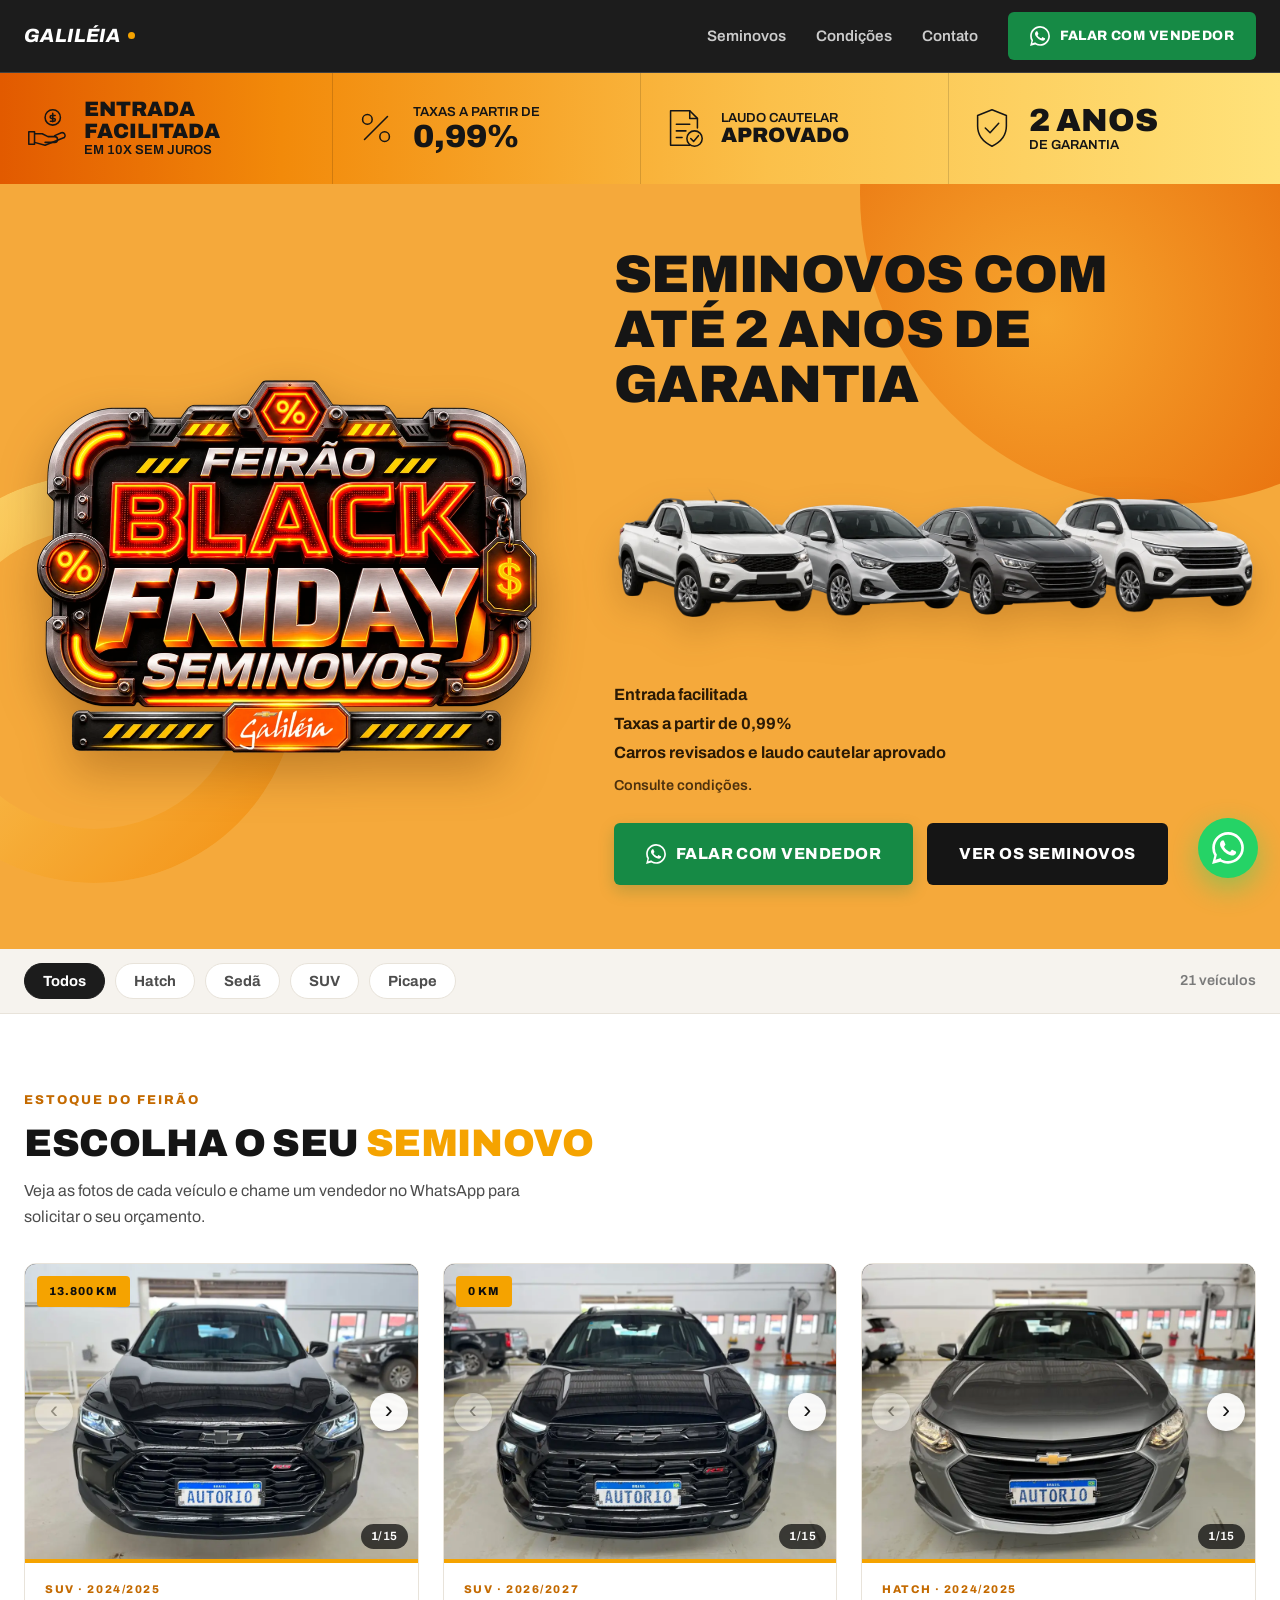
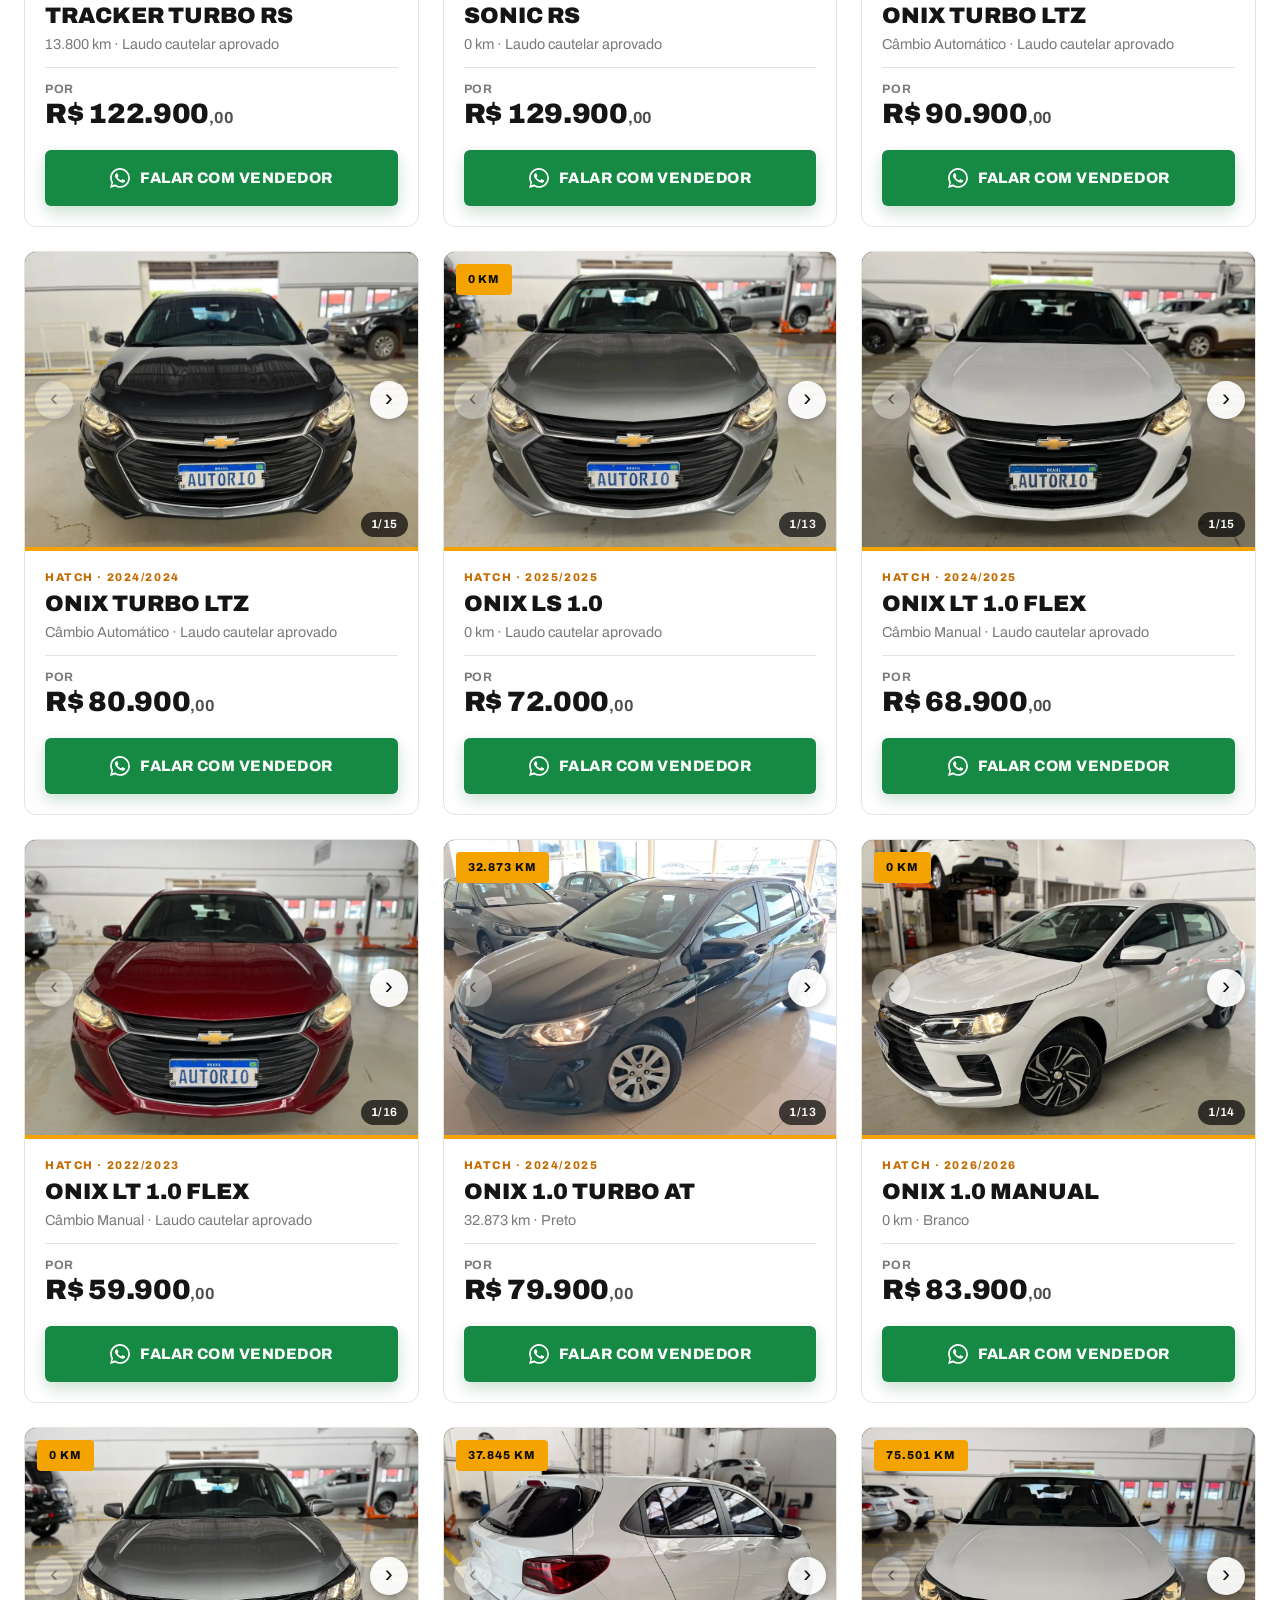
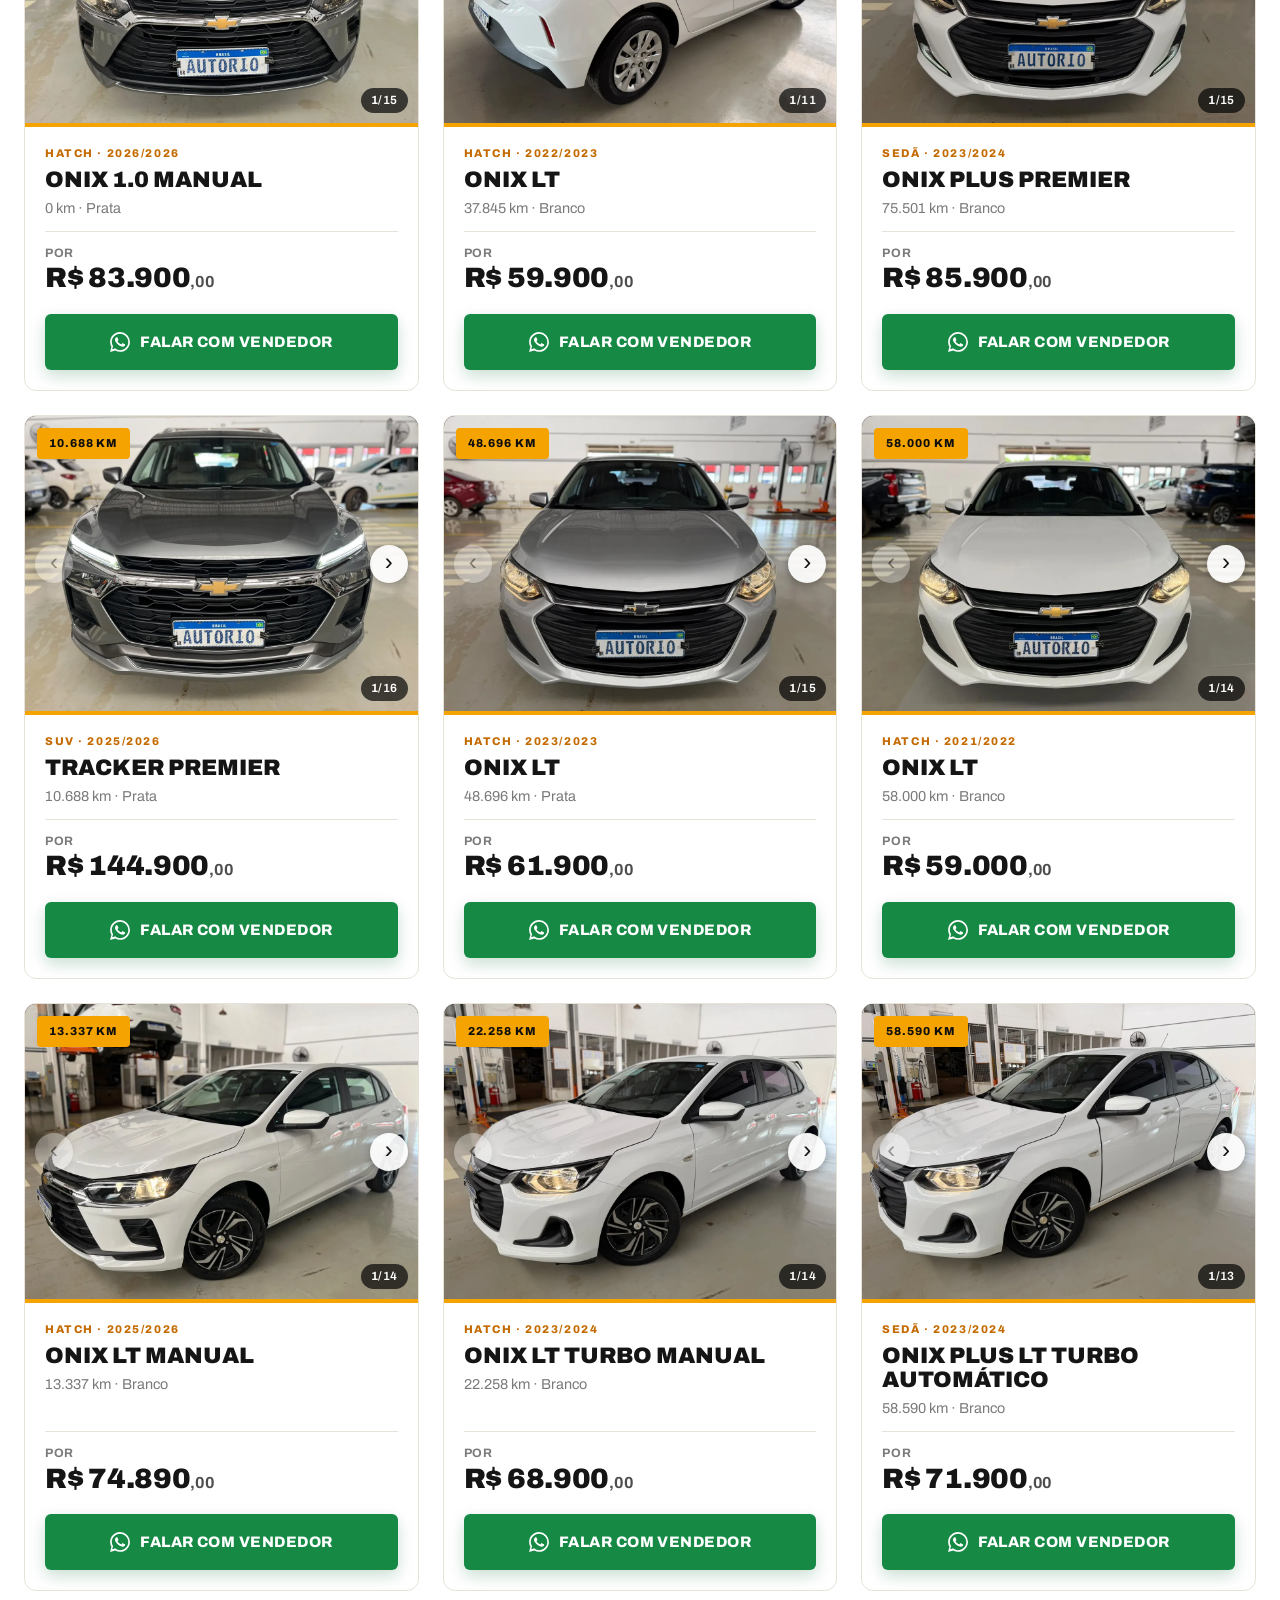
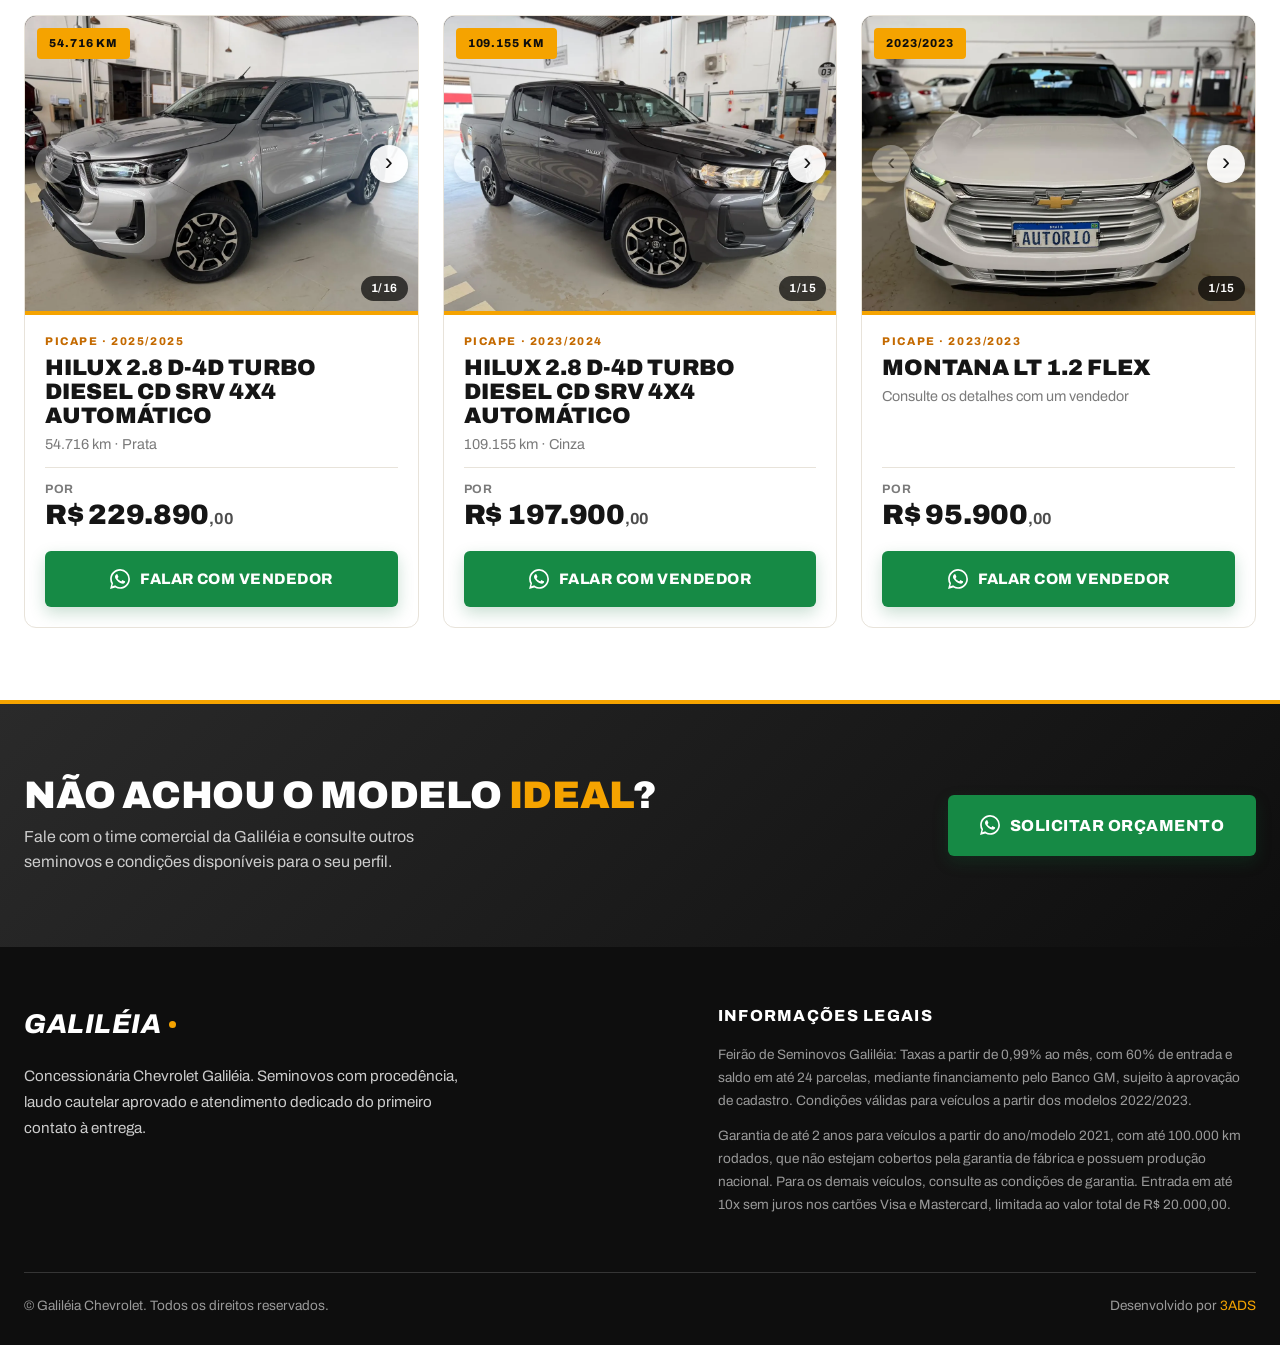
<file: feirao/index.html>
<!DOCTYPE html>
<html lang="pt-BR">
<head>
<meta charset="UTF-8">
<meta name="viewport" content="width=device-width, initial-scale=1.0">
<title>Feirão Seminovos — Até 2 anos de garantia | Galiléia</title>
<meta name="description" content="Feirão Seminovos Galiléia: seminovos multimarcas com laudo cautelar aprovado, até 2 anos de garantia, entrada facilitada e taxas a partir de 0,99%.">
<meta name="robots" content="index, follow">
<link rel="canonical" href="https://ofertas.galileiaconcessionaria.com.br/feirao/">
<meta name="theme-color" content="#1c1c1c">
<link rel="icon" type="image/svg+xml" href="/images-ofertas/favicon.svg">
<link rel="apple-touch-icon" href="/images-ofertas/favicon.svg">
<meta property="og:type" content="website">
<meta property="og:locale" content="pt_BR">
<meta property="og:site_name" content="Galiléia Chevrolet">
<meta property="og:title" content="Feirão Seminovos — Até 2 anos de garantia | Galiléia">
<meta property="og:description" content="Seminovos multimarcas com laudo cautelar aprovado, até 2 anos de garantia, entrada facilitada e taxas a partir de 0,99%.">
<meta property="og:url" content="https://ofertas.galileiaconcessionaria.com.br/feirao/">
<meta property="og:image" content="https://ofertas.galileiaconcessionaria.com.br/feirao/images/hero-multimarcas.webp">

<!-- Google Tag Manager -->
<script>(function(w,d,s,l,i){w[l]=w[l]||[];w[l].push({'gtm.start':new Date().getTime(),event:'gtm.js'});var f=d.getElementsByTagName(s)[0],j=d.createElement(s),dl=l!='dataLayer'?'&l='+l:'';j.async=true;j.src='https://www.googletagmanager.com/gtm.js?id='+i+dl;f.parentNode.insertBefore(j,f);})(window,document,'script','dataLayer','GTM-P22BFJC');</script>
<script>(function(w,d,s,l,i){w[l]=w[l]||[];w[l].push({'gtm.start':new Date().getTime(),event:'gtm.js'});var f=d.getElementsByTagName(s)[0],j=d.createElement(s),dl=l!='dataLayer'?'&l='+l:'';j.async=true;j.src='https://www.googletagmanager.com/gtm.js?id='+i+dl;f.parentNode.insertBefore(j,f);})(window,document,'script','dataLayer','GTM-NJH35M5');</script>
<!-- End Google Tag Manager -->

<!-- Microsoft Clarity -->
<script type="text/javascript">
  (function(c,l,a,r,i,t,y){
    c[a]=c[a]||function(){(c[a].q=c[a].q||[]).push(arguments)};
    t=l.createElement(r);t.async=1;t.src="https://www.clarity.ms/tag/"+i;
    y=l.getElementsByTagName(r)[0];y.parentNode.insertBefore(t,y);
  })(window,document,"clarity","script","yn2vg4cooq");
</script>
<!-- End Microsoft Clarity -->
<link rel="preconnect" href="https://fonts.googleapis.com">
<link rel="preconnect" href="https://fonts.gstatic.com" crossorigin>
<link href="https://fonts.googleapis.com/css2?family=Archivo:wght@400;500;600;700;800;900&amp;display=swap" rel="stylesheet">
<link rel="preload" as="image" href="images/hero-multimarcas.webp" type="image/webp">

<style>
/* ===== Design Tokens — Feirão Seminovos Galiléia (laranja + amarelo + grafite, CTA verde WhatsApp) ===== */
:root{
  --primary:#1c1c1c;
  --primary-deep:#151515;
  --primary-deeper:#0e0e0e;
  --orange:#F28A0A;
  --orange-deep:#E25A00;
  --amber:#F5A93B;
  --yellow:#FFE27A;
  --accent:#F5A300;
  --accent-deep:#c46a00;
  --btn-fill:#168A45;
  --btn-fill-deep:#0F6E36;

  --bg:#FFFFFF;
  --surface-2:#F6F3EE;
  --t1:#1c1c1c;
  --t2:#4d4d4d;
  --t3:#7a7a7a;
  --border:#E8E3DA;

  --on-dark-2:#cccccc;
  --on-dark-3:#999999;
  --border-dark:rgba(255,255,255,.16);

  --dark:linear-gradient(135deg,#2a2a2a 0%,#0e0e0e 100%);
  --shadow-md:0 12px 32px rgba(0,0,0,.16);

  --radius:6px;
  --radius-md:12px;
  --max:1240px;
  --font-base:'Archivo',Arial,sans-serif;
}

*{box-sizing:border-box;margin:0;padding:0}
html{scroll-behavior:smooth}
body{font-family:var(--font-base);color:var(--t1);background:var(--bg);line-height:1.6;-webkit-font-smoothing:antialiased}
img{max-width:100%;height:auto;display:block}
a{color:inherit;text-decoration:none}
ul{list-style:none}
.container{width:min(var(--max),calc(100% - 48px));margin-inline:auto}

/* ===== Tipografia ===== */
.eyebrow{font-size:.8rem;font-weight:800;letter-spacing:.16em;text-transform:uppercase;color:var(--accent-deep);display:inline-flex;align-items:center;gap:10px;margin-bottom:14px}
h1,h2{font-weight:900;text-transform:uppercase;line-height:1.04;letter-spacing:-.01em}
h1{font-size:clamp(2rem,4.2vw,3.3rem)}
h2{font-size:clamp(1.6rem,3vw,2.4rem);color:var(--primary-deep);margin-bottom:14px}
.accent{color:var(--accent)}

/* ===== Botões ===== */
.btn{display:inline-flex;align-items:center;justify-content:center;gap:10px;font-family:var(--font-base);font-weight:800;font-size:1rem;text-transform:uppercase;letter-spacing:.03em;padding:16px 30px;border-radius:var(--radius);border:2px solid transparent;cursor:pointer;transition:background .18s ease,color .18s ease,transform .18s ease;white-space:nowrap}
.btn svg{width:20px;height:20px;fill:currentColor;flex:none}
.btn-primary{background:var(--btn-fill);color:#fff;box-shadow:0 6px 16px rgba(15,110,54,.22)}
.btn-primary:hover{background:var(--btn-fill-deep);transform:translateY(-1px)}
.btn-dark{background:var(--primary-deep);color:#fff}
.btn-dark:hover{background:#000}

/* ===== Header ===== */
.header{position:sticky;top:0;z-index:50;background:rgba(14,14,14,.94);backdrop-filter:saturate(140%) blur(10px);border-bottom:1px solid var(--border-dark)}
.header .container{display:flex;align-items:center;justify-content:space-between;gap:16px;padding-block:12px}
.brand img{height:38px;width:auto}
.brand-word{font-family:var(--font-base);font-weight:800;font-style:italic;color:#fff;font-size:1.2rem;letter-spacing:.02em;text-transform:uppercase;display:inline-flex;align-items:center;gap:8px}
.brand-word::after{content:"";width:7px;height:7px;border-radius:50%;background:var(--accent);flex:none}
.nav{display:flex;align-items:center;gap:30px}
.nav a.link{color:var(--on-dark-2);font-size:.95rem;font-weight:600}
.nav a.link:hover{color:#fff}
.header .btn{padding:11px 20px;font-size:.85rem;box-shadow:none}

/* ===== Hero ===== */
.hero{position:relative;overflow:hidden;background:var(--amber);color:var(--primary-deep)}
.hero::before,.hero::after{content:"";position:absolute;border-radius:50%;pointer-events:none}
.hero::before{width:620px;height:620px;right:-200px;top:-300px;background:radial-gradient(circle at 30% 70%,#F7A52E 0%,var(--orange-deep) 75%)}
.hero::after{width:300px;height:300px;left:-110px;top:38%;border:54px solid transparent;background:linear-gradient(135deg,var(--yellow),var(--orange)) border-box;-webkit-mask:linear-gradient(#000 0 0) padding-box,linear-gradient(#000 0 0);-webkit-mask-composite:xor;mask:linear-gradient(#000 0 0) padding-box exclude,linear-gradient(#000 0 0);opacity:.85}
.hero .container{position:relative;z-index:1;display:grid;grid-template-columns:minmax(0,.9fr) minmax(0,1.1fr);align-items:center;gap:clamp(24px,5vw,64px);padding-block:clamp(36px,5vw,64px)}
.hero-logo-frame{width:min(100%,500px);justify-self:center}
.hero-logo-frame .hero-logo{width:100%;max-width:none;filter:drop-shadow(0 18px 24px rgba(90,40,0,.35))}
.hero h1{margin-bottom:16px;max-width:16ch}
.hero-cars{width:100%;max-width:660px;aspect-ratio:8/3;object-fit:contain;margin:4px 0 12px;filter:drop-shadow(0 16px 18px rgba(90,40,0,.22))}
.hero-offers{display:grid;gap:3px;font-size:1.02rem;font-weight:700;color:#2b1a05}
.hero-note{margin-top:8px;font-size:.9rem;font-weight:600;color:#4d310d}
.hero-cta{display:flex;flex-wrap:wrap;gap:14px;margin-top:26px}

/* ===== Faixa de benefícios (identidade do Feirão) ===== */
.benefits{background:linear-gradient(90deg,var(--orange-deep) 0%,var(--orange) 22%,#FBC04A 60%,var(--yellow) 100%);color:var(--primary-deep)}
.benefits ul{display:grid;grid-template-columns:repeat(4,1fr)}
.benefits li{display:flex;align-items:center;gap:14px;min-width:0;padding:26px 20px;border-left:1px solid rgba(0,0,0,.14)}
.benefits li:first-child{border-left:0;padding-left:0}
.benefits li div{min-width:0}
.benefits svg{width:46px;height:46px;flex:none;fill:none;stroke:var(--primary-deep);stroke-width:1.6;stroke-linecap:round;stroke-linejoin:round}
.benefits span{display:block;font-size:.82rem;font-weight:600;text-transform:uppercase;line-height:1.2}
.benefits strong{display:block;font-size:1.3rem;font-weight:900;text-transform:uppercase;line-height:1.05}
.benefits strong.big{font-size:2rem}

/* ===== Barra de filtros ===== */
.filters{background:var(--surface-2);border-bottom:1px solid var(--border);position:sticky;top:63px;z-index:40}
.filters .container{display:flex;align-items:center;gap:10px;flex-wrap:wrap;padding-block:14px}
.chip{font-family:var(--font-base);font-size:.92rem;font-weight:700;color:var(--t2);background:#fff;border:1px solid var(--border);border-radius:100px;padding:9px 18px;cursor:pointer;transition:all .15s ease}
.chip:hover{border-color:var(--primary);color:var(--primary)}
.chip.is-active{background:var(--primary);color:#fff;border-color:var(--primary)}
.filters .count{margin-left:auto;font-size:.9rem;color:var(--t3);font-weight:600}

/* ===== Catálogo ===== */
.catalog{padding:clamp(44px,6vw,72px) 0}
.cat-head{margin-bottom:34px}
.cat-head p{color:var(--t2);max-width:60ch}
.grid{display:grid;grid-template-columns:repeat(3,1fr);gap:24px}

.car-card{background:#fff;border:1px solid var(--border);border-radius:var(--radius-md);overflow:hidden;display:flex;flex-direction:column;transition:transform .2s ease,box-shadow .2s ease}
.car-card:hover{transform:translateY(-4px);box-shadow:var(--shadow-md)}

/* Carrossel de fotos (scroll-snap + setas) */
.carousel{position:relative;background:#111;border-bottom:4px solid var(--accent)}
.track{display:flex;overflow-x:auto;scroll-snap-type:x mandatory;scrollbar-width:none;aspect-ratio:4/3;overscroll-behavior-x:contain}
.track::-webkit-scrollbar{display:none}
.slide{flex:0 0 100%;scroll-snap-align:start;scroll-snap-stop:always}
.slide img{width:100%;height:100%;object-fit:cover}
.slide.is-portrait img{object-fit:contain}
.car-nav{position:absolute;top:50%;transform:translateY(-50%);width:38px;height:38px;border-radius:50%;border:0;background:rgba(255,255,255,.92);color:var(--primary-deep);font-size:1.5rem;line-height:1;cursor:pointer;display:grid;place-items:center;padding-bottom:3px;box-shadow:0 2px 8px rgba(0,0,0,.3);transition:background .15s ease,opacity .15s ease}
.car-nav:hover{background:#fff}
.car-nav.prev{left:10px}
.car-nav.next{right:10px}
.car-nav:disabled{opacity:.35;cursor:default}
.car-count{position:absolute;right:10px;bottom:10px;background:rgba(0,0,0,.68);color:#fff;font-size:.75rem;font-weight:600;padding:3px 10px;border-radius:100px;letter-spacing:.04em}
.car-badge{position:absolute;top:12px;left:12px;font-size:.72rem;font-weight:800;letter-spacing:.08em;text-transform:uppercase;padding:6px 12px;border-radius:4px;background:var(--accent);color:var(--primary-deeper)}

.car-body{padding:18px 20px 20px;display:flex;flex-direction:column;flex:1;gap:5px}
.car-tag{font-size:.7rem;font-weight:800;letter-spacing:.14em;text-transform:uppercase;color:var(--accent-deep)}
.car-name{font-weight:900;font-size:1.4rem;text-transform:uppercase;color:var(--primary-deep);line-height:1.08}
.car-spec{font-size:.9rem;color:var(--t3);margin-bottom:6px}
.car-price{margin-top:auto;padding-top:12px;border-top:1px solid var(--border)}
.car-price small{display:block;font-size:.76rem;color:var(--t3);font-weight:700;text-transform:uppercase;letter-spacing:.06em}
.car-price strong{font-weight:900;font-size:1.75rem;color:var(--primary-deep);letter-spacing:-.01em;line-height:1.1}
.car-price strong span{font-size:1rem;font-weight:700;color:var(--t2)}
.car-cta{margin-top:14px;width:100%;padding:14px 20px;font-size:.95rem}

/* ===== Faixa CTA ===== */
.cta-band{background:var(--dark);color:#fff;padding:clamp(48px,6vw,72px) 0;border-top:4px solid var(--accent)}
.cta-band .container{display:flex;align-items:center;justify-content:space-between;gap:32px;flex-wrap:wrap}
.cta-band h2{color:#fff;margin-bottom:8px}
.cta-band p{color:var(--on-dark-2);max-width:52ch}

/* ===== Footer ===== */
.footer{background:var(--primary-deeper);color:var(--on-dark-2);padding:56px 0 28px}
.footer-grid{display:grid;grid-template-columns:1.2fr 1fr;gap:48px}
.footer .brand img{height:50px;margin-bottom:18px}
.footer .brand-word{font-size:1.7rem;margin-bottom:18px}
.footer p{font-size:.95rem;line-height:1.7;max-width:50ch}
.footer .cnpj{margin-top:12px;font-size:.88rem;color:var(--on-dark-3)}
.footer h4{color:#fff;font-weight:800;font-size:1rem;margin-bottom:14px;text-transform:uppercase;letter-spacing:.08em}
.footer .legal p{font-size:.85rem;color:var(--on-dark-3);margin-bottom:12px;max-width:none}
.footer-bottom{border-top:1px solid var(--border-dark);margin-top:44px;padding-top:22px;display:flex;flex-wrap:wrap;gap:10px;justify-content:space-between;font-size:.85rem;color:var(--on-dark-3)}
.footer-bottom a{color:var(--accent)}

/* ===== WhatsApp flutuante ===== */
.whatsapp-float{position:fixed;right:22px;bottom:22px;z-index:80;width:60px;height:60px;border-radius:50%;background:#25D366;box-shadow:0 10px 28px rgba(37,211,102,.45);display:grid;place-items:center}
.whatsapp-float svg{width:32px;height:32px;fill:#fff}

/* ===== Responsivo ===== */
@media (max-width:1000px){
  .grid{grid-template-columns:repeat(2,1fr)}
  .benefits ul{grid-template-columns:repeat(2,1fr)}
  .benefits li:nth-child(3){border-left:0;padding-left:0}
  .benefits li:nth-child(n+3){border-top:1px solid rgba(0,0,0,.14)}
}
@media (max-width:900px){.nav .link{display:none}}
@media (max-width:760px){
  .hero .container{grid-template-columns:1fr;text-align:center;padding-top:28px}
  .hero-logo-frame{width:min(56%,300px)}
  .hero .container{gap:14px}
  .hero h1{font-size:clamp(1.6rem,7vw,2.2rem)}
  .hero p{font-size:1rem}
  .hero-cta{margin-top:20px}
  .hero h1,.hero p{margin-inline:auto}
  .hero-cars{margin-inline:auto}
  .hero-cta{justify-content:center}
  .hero::before{width:380px;height:380px;right:-160px;top:-200px}
  .hero::after{display:none}
}
@media (max-width:600px){
  .container{width:calc(100% - 32px)}
  .brand img{height:30px}
  .header .btn{padding:10px 14px;font-size:.78rem}
  .filters{top:55px}
  .filters .count{display:none}
  .filters .container{flex-wrap:nowrap;overflow-x:auto;scrollbar-width:none}
  .chip{flex:none}
  .grid{grid-template-columns:1fr}
  .benefits li{padding:18px 12px;gap:10px}
  .benefits li:nth-child(odd){padding-left:0}
  .benefits svg{width:34px;height:34px}
  .benefits span{font-size:.68rem}
  .benefits strong{font-size:1rem}
  .benefits strong.big{font-size:1.5rem}
  .hero-cta .btn,.cta-band .btn{width:100%}
  .footer-grid{grid-template-columns:1fr;gap:32px}
}
@media (max-width:360px){
  .header .container{gap:8px}
  .brand-word{font-size:.88rem}
  .header .btn{padding:9px 10px;font-size:.67rem}
  .header .btn svg{width:17px;height:17px}
}
@media (prefers-reduced-motion:reduce){html{scroll-behavior:auto}.car-card,.btn{transition:none}}
</style>
</head>
<body>
<!-- Google Tag Manager (noscript) -->
<noscript><iframe src="https://www.googletagmanager.com/ns.html?id=GTM-P22BFJC" height="0" width="0" style="display:none;visibility:hidden"></iframe></noscript>
<noscript><iframe src="https://www.googletagmanager.com/ns.html?id=GTM-NJH35M5" height="0" width="0" style="display:none;visibility:hidden"></iframe></noscript>
<!-- End Google Tag Manager (noscript) -->

<!-- ===== HEADER ===== -->
<header class="header">
  <div class="container">
    <a class="brand" href="#" aria-label="Galiléia"><span class="brand-word">Galiléia</span></a>
    <nav class="nav" aria-label="Navegação principal">
      <a class="link" href="#catalogo">Seminovos</a>
      <a class="link" href="#condicoes">Condições</a>
      <a class="link" href="#contato">Contato</a>
      <a class="btn btn-primary" href="https://tintim.link/whatsapp/da0e8764-2846-4dcc-a7d2-c2a6366cd91c/4d6bd350-e1dd-4b16-b183-628323c2634e" target="_blank" rel="noopener"><svg viewBox="0 0 24 24" aria-hidden="true"><path d="M.057 24l1.687-6.163a11.867 11.867 0 0 1-1.587-5.946C.16 5.335 5.495 0 12.05 0a11.82 11.82 0 0 1 8.413 3.488 11.82 11.82 0 0 1 3.48 8.414c-.003 6.557-5.338 11.892-11.893 11.892a11.9 11.9 0 0 1-5.688-1.448L.057 24zm6.597-3.807c1.676.995 3.276 1.591 5.392 1.592 5.448 0 9.886-4.434 9.889-9.885.002-5.462-4.415-9.89-9.881-9.892-5.452 0-9.887 4.434-9.889 9.884a9.86 9.86 0 0 0 1.51 5.26l-.999 3.648 3.978-1.207zm11.387-5.464c-.074-.124-.272-.198-.57-.347-.297-.149-1.758-.868-2.031-.967-.272-.099-.47-.149-.669.149-.198.297-.768.967-.941 1.165-.173.198-.347.223-.644.074-.297-.149-1.255-.462-2.39-1.475-.883-.788-1.48-1.761-1.653-2.059-.173-.297-.018-.458.13-.606.134-.133.297-.347.446-.521.151-.172.2-.296.3-.495.099-.198.05-.372-.025-.521-.075-.148-.669-1.611-.916-2.206-.242-.579-.487-.501-.669-.51l-.57-.01c-.198 0-.52.074-.792.372s-1.04 1.016-1.04 2.479 1.065 2.876 1.213 3.074c.149.198 2.095 3.2 5.076 4.487.709.306 1.263.489 1.694.626.712.226 1.36.194 1.872.118.571-.085 1.758-.719 2.006-1.413.248-.695.248-1.29.173-1.414z"/></svg>Falar com vendedor</a>
    </nav>
  </div>
</header>

<!-- ===== BENEFÍCIOS ===== -->
<section id="condicoes" class="benefits" aria-label="Condições do Feirão">
  <div class="container">
    <ul>
      <li>
        <svg viewBox="0 0 48 48" aria-hidden="true"><circle cx="30" cy="13" r="8"/><path d="M30 8.500v9M32.500 11h-3.700a1.500 1.500 0 0 0 0 3h2.400a1.500 1.500 0 0 1 0 3h-3.700"/><path d="M5 28h6v13H5zM11 30h8l6 3h7a3 3 0 0 1 0 6H22"/><path d="M11 39l11 3 20-8a3 3 0 0 0-3-5l-7 3"/></svg>
        <div><strong>Entrada facilitada</strong><span>em 10x sem juros</span></div>
      </li>
      <li>
        <svg viewBox="0 0 48 48" aria-hidden="true"><path d="M12 36L36 12"/><circle cx="15" cy="15" r="5"/><circle cx="33" cy="33" r="5"/></svg>
        <div><span>Taxas a partir de</span><strong class="big">0,99%</strong></div>
      </li>
      <li>
        <svg viewBox="0 0 48 48" aria-hidden="true"><path d="M30 42H10V6h20l8 8v10"/><path d="M30 6v8h8M16 20h14M16 27h10M16 34h6"/><circle cx="35" cy="35" r="8"/><path d="M31 35l3 3 5-6"/></svg>
        <div><span>Laudo cautelar</span><strong>Aprovado</strong></div>
      </li>
      <li>
        <svg viewBox="0 0 48 48" aria-hidden="true"><path d="M24 5l15 6v11c0 10-6.500 17-15 21-8.500-4-15-11-15-21V11z"/><path d="M17 24l5 5 9-10"/></svg>
        <div><strong class="big">2 anos</strong><span>de garantia</span></div>
      </li>
    </ul>
  </div>
</section>

<!-- ===== HERO ===== -->
<section class="hero">
  <div class="container">
    <div class="hero-logo-frame"><img class="hero-logo" src="images/logo-black-seminovos-galileia.webp" alt="Feirão Black Friday Seminovos Galiléia" width="1000" height="745"></div>
    <div>
      <h1>Seminovos com até 2 anos de garantia</h1>
      <img class="hero-cars" src="images/hero-multimarcas.webp" alt="Quatro veículos seminovos multimarcas lado a lado" width="1600" height="600" fetchpriority="high" decoding="async">
      <ul class="hero-offers" aria-label="Condições em destaque">
        <li>Entrada facilitada</li>
        <li>Taxas a partir de 0,99%</li>
        <li>Carros revisados e laudo cautelar aprovado</li>
      </ul>
      <p class="hero-note">Consulte condições.</p>
      <div class="hero-cta">
        <a class="btn btn-primary" href="https://tintim.link/whatsapp/da0e8764-2846-4dcc-a7d2-c2a6366cd91c/4d6bd350-e1dd-4b16-b183-628323c2634e" target="_blank" rel="noopener"><svg viewBox="0 0 24 24" aria-hidden="true"><path d="M.057 24l1.687-6.163a11.867 11.867 0 0 1-1.587-5.946C.16 5.335 5.495 0 12.05 0a11.82 11.82 0 0 1 8.413 3.488 11.82 11.82 0 0 1 3.48 8.414c-.003 6.557-5.338 11.892-11.893 11.892a11.9 11.9 0 0 1-5.688-1.448L.057 24zm6.597-3.807c1.676.995 3.276 1.591 5.392 1.592 5.448 0 9.886-4.434 9.889-9.885.002-5.462-4.415-9.89-9.881-9.892-5.452 0-9.887 4.434-9.889 9.884a9.86 9.86 0 0 0 1.51 5.26l-.999 3.648 3.978-1.207zm11.387-5.464c-.074-.124-.272-.198-.57-.347-.297-.149-1.758-.868-2.031-.967-.272-.099-.47-.149-.669.149-.198.297-.768.967-.941 1.165-.173.198-.347.223-.644.074-.297-.149-1.255-.462-2.39-1.475-.883-.788-1.48-1.761-1.653-2.059-.173-.297-.018-.458.13-.606.134-.133.297-.347.446-.521.151-.172.2-.296.3-.495.099-.198.05-.372-.025-.521-.075-.148-.669-1.611-.916-2.206-.242-.579-.487-.501-.669-.51l-.57-.01c-.198 0-.52.074-.792.372s-1.04 1.016-1.04 2.479 1.065 2.876 1.213 3.074c.149.198 2.095 3.2 5.076 4.487.709.306 1.263.489 1.694.626.712.226 1.36.194 1.872.118.571-.085 1.758-.719 2.006-1.413.248-.695.248-1.29.173-1.414z"/></svg>Falar com vendedor</a>
        <a class="btn btn-dark" href="#catalogo">Ver os seminovos</a>
      </div>
    </div>
  </div>
</section>

<!-- ===== FILTROS ===== -->
<div class="filters">
  <div class="container">
    <button class="chip is-active" type="button" data-filter="all" aria-pressed="true">Todos</button>
    <button class="chip" type="button" data-filter="hatch" aria-pressed="false">Hatch</button>
    <button class="chip" type="button" data-filter="seda" aria-pressed="false">Sedã</button>
    <button class="chip" type="button" data-filter="suv" aria-pressed="false">SUV</button>
    <button class="chip" type="button" data-filter="picape" aria-pressed="false">Picape</button>
    <span class="count">21 veículos</span>
  </div>
</div>

<!-- ===== CATÁLOGO ===== -->
<section id="catalogo" class="catalog">
  <div class="container">
    <div class="cat-head">
      <span class="eyebrow">Estoque do Feirão</span>
      <h2>Escolha o seu <span class="accent">seminovo</span></h2>
      <p>Veja as fotos de cada veículo e chame um vendedor no WhatsApp para solicitar o seu orçamento.</p>
    </div>

    <!-- Cards dos veículos (nome e descrição conforme as pastas do Drive).
         Para adicionar/editar, copie um bloco <article class="car-card"> e troque fotos/nome/valores. -->
    <div class="grid">

      <!-- TRACKER TURBO RS 2024/2025 -->
      <article class="car-card" data-cat="suv">
        <div class="carousel" aria-roledescription="carrossel" aria-label="Fotos do Chevrolet Tracker Turbo RS 2024/2025">
          <ul class="track">
            <li class="slide"><img src="images/veiculos/tracker-turbo-rs-2024/01.webp" alt="Chevrolet Tracker Turbo RS 2024/2025 — foto 1 de 15" width="1000" height="750" decoding="async"></li>
            <li class="slide"><img src="images/veiculos/tracker-turbo-rs-2024/02.webp" alt="Chevrolet Tracker Turbo RS 2024/2025 — foto 2 de 15" width="1000" height="750" loading="lazy" decoding="async"></li>
            <li class="slide"><img src="images/veiculos/tracker-turbo-rs-2024/03.webp" alt="Chevrolet Tracker Turbo RS 2024/2025 — foto 3 de 15" width="1000" height="750" loading="lazy" decoding="async"></li>
            <li class="slide"><img src="images/veiculos/tracker-turbo-rs-2024/04.webp" alt="Chevrolet Tracker Turbo RS 2024/2025 — foto 4 de 15" width="1000" height="750" loading="lazy" decoding="async"></li>
            <li class="slide"><img src="images/veiculos/tracker-turbo-rs-2024/05.webp" alt="Chevrolet Tracker Turbo RS 2024/2025 — foto 5 de 15" width="1000" height="750" loading="lazy" decoding="async"></li>
            <li class="slide"><img src="images/veiculos/tracker-turbo-rs-2024/06.webp" alt="Chevrolet Tracker Turbo RS 2024/2025 — foto 6 de 15" width="1000" height="750" loading="lazy" decoding="async"></li>
            <li class="slide"><img src="images/veiculos/tracker-turbo-rs-2024/07.webp" alt="Chevrolet Tracker Turbo RS 2024/2025 — foto 7 de 15" width="1000" height="750" loading="lazy" decoding="async"></li>
            <li class="slide is-portrait"><img src="images/veiculos/tracker-turbo-rs-2024/08.webp" alt="Chevrolet Tracker Turbo RS 2024/2025 — foto 8 de 15" width="750" height="1000" loading="lazy" decoding="async"></li>
            <li class="slide is-portrait"><img src="images/veiculos/tracker-turbo-rs-2024/09.webp" alt="Chevrolet Tracker Turbo RS 2024/2025 — foto 9 de 15" width="750" height="1000" loading="lazy" decoding="async"></li>
            <li class="slide is-portrait"><img src="images/veiculos/tracker-turbo-rs-2024/10.webp" alt="Chevrolet Tracker Turbo RS 2024/2025 — foto 10 de 15" width="750" height="1000" loading="lazy" decoding="async"></li>
            <li class="slide is-portrait"><img src="images/veiculos/tracker-turbo-rs-2024/11.webp" alt="Chevrolet Tracker Turbo RS 2024/2025 — foto 11 de 15" width="750" height="1000" loading="lazy" decoding="async"></li>
            <li class="slide"><img src="images/veiculos/tracker-turbo-rs-2024/12.webp" alt="Chevrolet Tracker Turbo RS 2024/2025 — foto 12 de 15" width="1000" height="750" loading="lazy" decoding="async"></li>
            <li class="slide"><img src="images/veiculos/tracker-turbo-rs-2024/13.webp" alt="Chevrolet Tracker Turbo RS 2024/2025 — foto 13 de 15" width="1000" height="750" loading="lazy" decoding="async"></li>
            <li class="slide"><img src="images/veiculos/tracker-turbo-rs-2024/14.webp" alt="Chevrolet Tracker Turbo RS 2024/2025 — foto 14 de 15" width="1000" height="750" loading="lazy" decoding="async"></li>
            <li class="slide"><img src="images/veiculos/tracker-turbo-rs-2024/15.webp" alt="Chevrolet Tracker Turbo RS 2024/2025 — foto 15 de 15" width="1000" height="750" loading="lazy" decoding="async"></li>
          </ul>
          <span class="car-badge">13.800 km</span>
          <button class="car-nav prev" type="button" aria-label="Foto anterior">‹</button>
          <button class="car-nav next" type="button" aria-label="Próxima foto">›</button>
          <span class="car-count" aria-hidden="true"><b>1</b>/15</span>
        </div>
        <div class="car-body">
          <span class="car-tag">SUV · 2024/2025</span>
          <h3 class="car-name">Tracker Turbo RS</h3>
          <p class="car-spec">13.800 km · Laudo cautelar aprovado</p>
          <div class="car-price"><small>Por</small><strong>R$ 122.900<span>,00</span></strong></div>
          <a class="btn btn-primary car-cta" href="https://tintim.link/whatsapp/da0e8764-2846-4dcc-a7d2-c2a6366cd91c/4d6bd350-e1dd-4b16-b183-628323c2634e" target="_blank" rel="noopener"><svg viewBox="0 0 24 24" aria-hidden="true"><path d="M.057 24l1.687-6.163a11.867 11.867 0 0 1-1.587-5.946C.16 5.335 5.495 0 12.05 0a11.82 11.82 0 0 1 8.413 3.488 11.82 11.82 0 0 1 3.48 8.414c-.003 6.557-5.338 11.892-11.893 11.892a11.9 11.9 0 0 1-5.688-1.448L.057 24zm6.597-3.807c1.676.995 3.276 1.591 5.392 1.592 5.448 0 9.886-4.434 9.889-9.885.002-5.462-4.415-9.89-9.881-9.892-5.452 0-9.887 4.434-9.889 9.884a9.86 9.86 0 0 0 1.51 5.26l-.999 3.648 3.978-1.207zm11.387-5.464c-.074-.124-.272-.198-.57-.347-.297-.149-1.758-.868-2.031-.967-.272-.099-.47-.149-.669.149-.198.297-.768.967-.941 1.165-.173.198-.347.223-.644.074-.297-.149-1.255-.462-2.39-1.475-.883-.788-1.48-1.761-1.653-2.059-.173-.297-.018-.458.13-.606.134-.133.297-.347.446-.521.151-.172.2-.296.3-.495.099-.198.05-.372-.025-.521-.075-.148-.669-1.611-.916-2.206-.242-.579-.487-.501-.669-.51l-.57-.01c-.198 0-.52.074-.792.372s-1.04 1.016-1.04 2.479 1.065 2.876 1.213 3.074c.149.198 2.095 3.2 5.076 4.487.709.306 1.263.489 1.694.626.712.226 1.36.194 1.872.118.571-.085 1.758-.719 2.006-1.413.248-.695.248-1.29.173-1.414z"/></svg>Falar com vendedor</a>
        </div>
      </article>


      <!-- SONIC RS 2026/2027 -->
      <article class="car-card" data-cat="suv">
        <div class="carousel" aria-roledescription="carrossel" aria-label="Fotos do Chevrolet Sonic RS 2026/2027">
          <ul class="track">
            <li class="slide"><img src="images/veiculos/sonic-rs-2026/01.webp" alt="Chevrolet Sonic RS 2026/2027 — foto 1 de 15" width="1000" height="750" decoding="async"></li>
            <li class="slide"><img src="images/veiculos/sonic-rs-2026/02.webp" alt="Chevrolet Sonic RS 2026/2027 — foto 2 de 15" width="1000" height="750" loading="lazy" decoding="async"></li>
            <li class="slide"><img src="images/veiculos/sonic-rs-2026/03.webp" alt="Chevrolet Sonic RS 2026/2027 — foto 3 de 15" width="1000" height="750" loading="lazy" decoding="async"></li>
            <li class="slide"><img src="images/veiculos/sonic-rs-2026/04.webp" alt="Chevrolet Sonic RS 2026/2027 — foto 4 de 15" width="1000" height="750" loading="lazy" decoding="async"></li>
            <li class="slide"><img src="images/veiculos/sonic-rs-2026/05.webp" alt="Chevrolet Sonic RS 2026/2027 — foto 5 de 15" width="1000" height="750" loading="lazy" decoding="async"></li>
            <li class="slide"><img src="images/veiculos/sonic-rs-2026/06.webp" alt="Chevrolet Sonic RS 2026/2027 — foto 6 de 15" width="1000" height="750" loading="lazy" decoding="async"></li>
            <li class="slide"><img src="images/veiculos/sonic-rs-2026/07.webp" alt="Chevrolet Sonic RS 2026/2027 — foto 7 de 15" width="1000" height="750" loading="lazy" decoding="async"></li>
            <li class="slide is-portrait"><img src="images/veiculos/sonic-rs-2026/08.webp" alt="Chevrolet Sonic RS 2026/2027 — foto 8 de 15" width="750" height="1000" loading="lazy" decoding="async"></li>
            <li class="slide is-portrait"><img src="images/veiculos/sonic-rs-2026/09.webp" alt="Chevrolet Sonic RS 2026/2027 — foto 9 de 15" width="750" height="1000" loading="lazy" decoding="async"></li>
            <li class="slide is-portrait"><img src="images/veiculos/sonic-rs-2026/10.webp" alt="Chevrolet Sonic RS 2026/2027 — foto 10 de 15" width="750" height="1000" loading="lazy" decoding="async"></li>
            <li class="slide"><img src="images/veiculos/sonic-rs-2026/11.webp" alt="Chevrolet Sonic RS 2026/2027 — foto 11 de 15" width="1000" height="750" loading="lazy" decoding="async"></li>
            <li class="slide is-portrait"><img src="images/veiculos/sonic-rs-2026/12.webp" alt="Chevrolet Sonic RS 2026/2027 — foto 12 de 15" width="750" height="1000" loading="lazy" decoding="async"></li>
            <li class="slide"><img src="images/veiculos/sonic-rs-2026/13.webp" alt="Chevrolet Sonic RS 2026/2027 — foto 13 de 15" width="1000" height="750" loading="lazy" decoding="async"></li>
            <li class="slide"><img src="images/veiculos/sonic-rs-2026/14.webp" alt="Chevrolet Sonic RS 2026/2027 — foto 14 de 15" width="1000" height="750" loading="lazy" decoding="async"></li>
            <li class="slide"><img src="images/veiculos/sonic-rs-2026/15.webp" alt="Chevrolet Sonic RS 2026/2027 — foto 15 de 15" width="1000" height="750" loading="lazy" decoding="async"></li>
          </ul>
          <span class="car-badge">0 km</span>
          <button class="car-nav prev" type="button" aria-label="Foto anterior">‹</button>
          <button class="car-nav next" type="button" aria-label="Próxima foto">›</button>
          <span class="car-count" aria-hidden="true"><b>1</b>/15</span>
        </div>
        <div class="car-body">
          <span class="car-tag">SUV · 2026/2027</span>
          <h3 class="car-name">Sonic RS</h3>
          <p class="car-spec">0 km · Laudo cautelar aprovado</p>
          <div class="car-price"><small>Por</small><strong>R$ 129.900<span>,00</span></strong></div>
          <a class="btn btn-primary car-cta" href="https://tintim.link/whatsapp/da0e8764-2846-4dcc-a7d2-c2a6366cd91c/4d6bd350-e1dd-4b16-b183-628323c2634e" target="_blank" rel="noopener"><svg viewBox="0 0 24 24" aria-hidden="true"><path d="M.057 24l1.687-6.163a11.867 11.867 0 0 1-1.587-5.946C.16 5.335 5.495 0 12.05 0a11.82 11.82 0 0 1 8.413 3.488 11.82 11.82 0 0 1 3.48 8.414c-.003 6.557-5.338 11.892-11.893 11.892a11.9 11.9 0 0 1-5.688-1.448L.057 24zm6.597-3.807c1.676.995 3.276 1.591 5.392 1.592 5.448 0 9.886-4.434 9.889-9.885.002-5.462-4.415-9.89-9.881-9.892-5.452 0-9.887 4.434-9.889 9.884a9.86 9.86 0 0 0 1.51 5.26l-.999 3.648 3.978-1.207zm11.387-5.464c-.074-.124-.272-.198-.57-.347-.297-.149-1.758-.868-2.031-.967-.272-.099-.47-.149-.669.149-.198.297-.768.967-.941 1.165-.173.198-.347.223-.644.074-.297-.149-1.255-.462-2.39-1.475-.883-.788-1.48-1.761-1.653-2.059-.173-.297-.018-.458.13-.606.134-.133.297-.347.446-.521.151-.172.2-.296.3-.495.099-.198.05-.372-.025-.521-.075-.148-.669-1.611-.916-2.206-.242-.579-.487-.501-.669-.51l-.57-.01c-.198 0-.52.074-.792.372s-1.04 1.016-1.04 2.479 1.065 2.876 1.213 3.074c.149.198 2.095 3.2 5.076 4.487.709.306 1.263.489 1.694.626.712.226 1.36.194 1.872.118.571-.085 1.758-.719 2.006-1.413.248-.695.248-1.29.173-1.414z"/></svg>Falar com vendedor</a>
        </div>
      </article>


      <!-- ONIX TURBO LTZ 2024/2025 -->
      <article class="car-card" data-cat="hatch">
        <div class="carousel" aria-roledescription="carrossel" aria-label="Fotos do Chevrolet Onix Turbo LTZ 2024/2025">
          <ul class="track">
            <li class="slide"><img src="images/veiculos/onix-turbo-ltz-2024-2025/01.webp" alt="Chevrolet Onix Turbo LTZ 2024/2025 — foto 1 de 15" width="1000" height="750" loading="lazy" decoding="async"></li>
            <li class="slide"><img src="images/veiculos/onix-turbo-ltz-2024-2025/02.webp" alt="Chevrolet Onix Turbo LTZ 2024/2025 — foto 2 de 15" width="1000" height="750" loading="lazy" decoding="async"></li>
            <li class="slide"><img src="images/veiculos/onix-turbo-ltz-2024-2025/03.webp" alt="Chevrolet Onix Turbo LTZ 2024/2025 — foto 3 de 15" width="1000" height="750" loading="lazy" decoding="async"></li>
            <li class="slide"><img src="images/veiculos/onix-turbo-ltz-2024-2025/04.webp" alt="Chevrolet Onix Turbo LTZ 2024/2025 — foto 4 de 15" width="1000" height="750" loading="lazy" decoding="async"></li>
            <li class="slide"><img src="images/veiculos/onix-turbo-ltz-2024-2025/05.webp" alt="Chevrolet Onix Turbo LTZ 2024/2025 — foto 5 de 15" width="1000" height="750" loading="lazy" decoding="async"></li>
            <li class="slide"><img src="images/veiculos/onix-turbo-ltz-2024-2025/06.webp" alt="Chevrolet Onix Turbo LTZ 2024/2025 — foto 6 de 15" width="1000" height="750" loading="lazy" decoding="async"></li>
            <li class="slide"><img src="images/veiculos/onix-turbo-ltz-2024-2025/07.webp" alt="Chevrolet Onix Turbo LTZ 2024/2025 — foto 7 de 15" width="1000" height="750" loading="lazy" decoding="async"></li>
            <li class="slide is-portrait"><img src="images/veiculos/onix-turbo-ltz-2024-2025/08.webp" alt="Chevrolet Onix Turbo LTZ 2024/2025 — foto 8 de 15" width="750" height="1000" loading="lazy" decoding="async"></li>
            <li class="slide is-portrait"><img src="images/veiculos/onix-turbo-ltz-2024-2025/09.webp" alt="Chevrolet Onix Turbo LTZ 2024/2025 — foto 9 de 15" width="750" height="1000" loading="lazy" decoding="async"></li>
            <li class="slide is-portrait"><img src="images/veiculos/onix-turbo-ltz-2024-2025/10.webp" alt="Chevrolet Onix Turbo LTZ 2024/2025 — foto 10 de 15" width="750" height="1000" loading="lazy" decoding="async"></li>
            <li class="slide is-portrait"><img src="images/veiculos/onix-turbo-ltz-2024-2025/11.webp" alt="Chevrolet Onix Turbo LTZ 2024/2025 — foto 11 de 15" width="750" height="1000" loading="lazy" decoding="async"></li>
            <li class="slide"><img src="images/veiculos/onix-turbo-ltz-2024-2025/12.webp" alt="Chevrolet Onix Turbo LTZ 2024/2025 — foto 12 de 15" width="1000" height="750" loading="lazy" decoding="async"></li>
            <li class="slide"><img src="images/veiculos/onix-turbo-ltz-2024-2025/13.webp" alt="Chevrolet Onix Turbo LTZ 2024/2025 — foto 13 de 15" width="1000" height="750" loading="lazy" decoding="async"></li>
            <li class="slide"><img src="images/veiculos/onix-turbo-ltz-2024-2025/14.webp" alt="Chevrolet Onix Turbo LTZ 2024/2025 — foto 14 de 15" width="1000" height="750" loading="lazy" decoding="async"></li>
            <li class="slide"><img src="images/veiculos/onix-turbo-ltz-2024-2025/15.webp" alt="Chevrolet Onix Turbo LTZ 2024/2025 — foto 15 de 15" width="1000" height="750" loading="lazy" decoding="async"></li>
          </ul>
          <button class="car-nav prev" type="button" aria-label="Foto anterior">‹</button>
          <button class="car-nav next" type="button" aria-label="Próxima foto">›</button>
          <span class="car-count" aria-hidden="true"><b>1</b>/15</span>
        </div>
        <div class="car-body">
          <span class="car-tag">Hatch · 2024/2025</span>
          <h3 class="car-name">Onix Turbo LTZ</h3>
          <p class="car-spec">Câmbio Automático · Laudo cautelar aprovado</p>
          <div class="car-price"><small>Por</small><strong>R$ 90.900<span>,00</span></strong></div>
          <a class="btn btn-primary car-cta" href="https://tintim.link/whatsapp/da0e8764-2846-4dcc-a7d2-c2a6366cd91c/4d6bd350-e1dd-4b16-b183-628323c2634e" target="_blank" rel="noopener"><svg viewBox="0 0 24 24" aria-hidden="true"><path d="M.057 24l1.687-6.163a11.867 11.867 0 0 1-1.587-5.946C.16 5.335 5.495 0 12.05 0a11.82 11.82 0 0 1 8.413 3.488 11.82 11.82 0 0 1 3.48 8.414c-.003 6.557-5.338 11.892-11.893 11.892a11.9 11.9 0 0 1-5.688-1.448L.057 24zm6.597-3.807c1.676.995 3.276 1.591 5.392 1.592 5.448 0 9.886-4.434 9.889-9.885.002-5.462-4.415-9.89-9.881-9.892-5.452 0-9.887 4.434-9.889 9.884a9.86 9.86 0 0 0 1.51 5.26l-.999 3.648 3.978-1.207zm11.387-5.464c-.074-.124-.272-.198-.57-.347-.297-.149-1.758-.868-2.031-.967-.272-.099-.47-.149-.669.149-.198.297-.768.967-.941 1.165-.173.198-.347.223-.644.074-.297-.149-1.255-.462-2.39-1.475-.883-.788-1.48-1.761-1.653-2.059-.173-.297-.018-.458.13-.606.134-.133.297-.347.446-.521.151-.172.2-.296.3-.495.099-.198.05-.372-.025-.521-.075-.148-.669-1.611-.916-2.206-.242-.579-.487-.501-.669-.51l-.57-.01c-.198 0-.52.074-.792.372s-1.04 1.016-1.04 2.479 1.065 2.876 1.213 3.074c.149.198 2.095 3.2 5.076 4.487.709.306 1.263.489 1.694.626.712.226 1.36.194 1.872.118.571-.085 1.758-.719 2.006-1.413.248-.695.248-1.29.173-1.414z"/></svg>Falar com vendedor</a>
        </div>
      </article>


      <!-- ONIX TURBO LTZ 2024/2024 -->
      <article class="car-card" data-cat="hatch">
        <div class="carousel" aria-roledescription="carrossel" aria-label="Fotos do Chevrolet Onix Turbo LTZ 2024/2024">
          <ul class="track">
            <li class="slide"><img src="images/veiculos/onix-turbo-ltz-2024/01.webp" alt="Chevrolet Onix Turbo LTZ 2024/2024 — foto 1 de 15" width="1000" height="750" loading="lazy" decoding="async"></li>
            <li class="slide"><img src="images/veiculos/onix-turbo-ltz-2024/02.webp" alt="Chevrolet Onix Turbo LTZ 2024/2024 — foto 2 de 15" width="1000" height="750" loading="lazy" decoding="async"></li>
            <li class="slide"><img src="images/veiculos/onix-turbo-ltz-2024/03.webp" alt="Chevrolet Onix Turbo LTZ 2024/2024 — foto 3 de 15" width="1000" height="750" loading="lazy" decoding="async"></li>
            <li class="slide"><img src="images/veiculos/onix-turbo-ltz-2024/04.webp" alt="Chevrolet Onix Turbo LTZ 2024/2024 — foto 4 de 15" width="1000" height="750" loading="lazy" decoding="async"></li>
            <li class="slide"><img src="images/veiculos/onix-turbo-ltz-2024/05.webp" alt="Chevrolet Onix Turbo LTZ 2024/2024 — foto 5 de 15" width="1000" height="750" loading="lazy" decoding="async"></li>
            <li class="slide"><img src="images/veiculos/onix-turbo-ltz-2024/06.webp" alt="Chevrolet Onix Turbo LTZ 2024/2024 — foto 6 de 15" width="1000" height="750" loading="lazy" decoding="async"></li>
            <li class="slide"><img src="images/veiculos/onix-turbo-ltz-2024/07.webp" alt="Chevrolet Onix Turbo LTZ 2024/2024 — foto 7 de 15" width="1000" height="750" loading="lazy" decoding="async"></li>
            <li class="slide is-portrait"><img src="images/veiculos/onix-turbo-ltz-2024/08.webp" alt="Chevrolet Onix Turbo LTZ 2024/2024 — foto 8 de 15" width="750" height="1000" loading="lazy" decoding="async"></li>
            <li class="slide is-portrait"><img src="images/veiculos/onix-turbo-ltz-2024/09.webp" alt="Chevrolet Onix Turbo LTZ 2024/2024 — foto 9 de 15" width="750" height="1000" loading="lazy" decoding="async"></li>
            <li class="slide is-portrait"><img src="images/veiculos/onix-turbo-ltz-2024/10.webp" alt="Chevrolet Onix Turbo LTZ 2024/2024 — foto 10 de 15" width="750" height="1000" loading="lazy" decoding="async"></li>
            <li class="slide is-portrait"><img src="images/veiculos/onix-turbo-ltz-2024/11.webp" alt="Chevrolet Onix Turbo LTZ 2024/2024 — foto 11 de 15" width="750" height="1000" loading="lazy" decoding="async"></li>
            <li class="slide"><img src="images/veiculos/onix-turbo-ltz-2024/12.webp" alt="Chevrolet Onix Turbo LTZ 2024/2024 — foto 12 de 15" width="1000" height="750" loading="lazy" decoding="async"></li>
            <li class="slide"><img src="images/veiculos/onix-turbo-ltz-2024/13.webp" alt="Chevrolet Onix Turbo LTZ 2024/2024 — foto 13 de 15" width="1000" height="750" loading="lazy" decoding="async"></li>
            <li class="slide"><img src="images/veiculos/onix-turbo-ltz-2024/14.webp" alt="Chevrolet Onix Turbo LTZ 2024/2024 — foto 14 de 15" width="1000" height="750" loading="lazy" decoding="async"></li>
            <li class="slide"><img src="images/veiculos/onix-turbo-ltz-2024/15.webp" alt="Chevrolet Onix Turbo LTZ 2024/2024 — foto 15 de 15" width="1000" height="750" loading="lazy" decoding="async"></li>
          </ul>
          <button class="car-nav prev" type="button" aria-label="Foto anterior">‹</button>
          <button class="car-nav next" type="button" aria-label="Próxima foto">›</button>
          <span class="car-count" aria-hidden="true"><b>1</b>/15</span>
        </div>
        <div class="car-body">
          <span class="car-tag">Hatch · 2024/2024</span>
          <h3 class="car-name">Onix Turbo LTZ</h3>
          <p class="car-spec">Câmbio Automático · Laudo cautelar aprovado</p>
          <div class="car-price"><small>Por</small><strong>R$ 80.900<span>,00</span></strong></div>
          <a class="btn btn-primary car-cta" href="https://tintim.link/whatsapp/da0e8764-2846-4dcc-a7d2-c2a6366cd91c/4d6bd350-e1dd-4b16-b183-628323c2634e" target="_blank" rel="noopener"><svg viewBox="0 0 24 24" aria-hidden="true"><path d="M.057 24l1.687-6.163a11.867 11.867 0 0 1-1.587-5.946C.16 5.335 5.495 0 12.05 0a11.82 11.82 0 0 1 8.413 3.488 11.82 11.82 0 0 1 3.48 8.414c-.003 6.557-5.338 11.892-11.893 11.892a11.9 11.9 0 0 1-5.688-1.448L.057 24zm6.597-3.807c1.676.995 3.276 1.591 5.392 1.592 5.448 0 9.886-4.434 9.889-9.885.002-5.462-4.415-9.89-9.881-9.892-5.452 0-9.887 4.434-9.889 9.884a9.86 9.86 0 0 0 1.51 5.26l-.999 3.648 3.978-1.207zm11.387-5.464c-.074-.124-.272-.198-.57-.347-.297-.149-1.758-.868-2.031-.967-.272-.099-.47-.149-.669.149-.198.297-.768.967-.941 1.165-.173.198-.347.223-.644.074-.297-.149-1.255-.462-2.39-1.475-.883-.788-1.48-1.761-1.653-2.059-.173-.297-.018-.458.13-.606.134-.133.297-.347.446-.521.151-.172.2-.296.3-.495.099-.198.05-.372-.025-.521-.075-.148-.669-1.611-.916-2.206-.242-.579-.487-.501-.669-.51l-.57-.01c-.198 0-.52.074-.792.372s-1.04 1.016-1.04 2.479 1.065 2.876 1.213 3.074c.149.198 2.095 3.2 5.076 4.487.709.306 1.263.489 1.694.626.712.226 1.36.194 1.872.118.571-.085 1.758-.719 2.006-1.413.248-.695.248-1.29.173-1.414z"/></svg>Falar com vendedor</a>
        </div>
      </article>


      <!-- ONIX LS 1.0 2025/2025 -->
      <article class="car-card" data-cat="hatch">
        <div class="carousel" aria-roledescription="carrossel" aria-label="Fotos do Chevrolet Onix LS 1.0 2025/2025">
          <ul class="track">
            <li class="slide"><img src="images/veiculos/onix-ls-2025/01.webp" alt="Chevrolet Onix LS 1.0 2025/2025 — foto 1 de 13" width="1000" height="750" loading="lazy" decoding="async"></li>
            <li class="slide"><img src="images/veiculos/onix-ls-2025/02.webp" alt="Chevrolet Onix LS 1.0 2025/2025 — foto 2 de 13" width="1000" height="750" loading="lazy" decoding="async"></li>
            <li class="slide"><img src="images/veiculos/onix-ls-2025/03.webp" alt="Chevrolet Onix LS 1.0 2025/2025 — foto 3 de 13" width="1000" height="750" loading="lazy" decoding="async"></li>
            <li class="slide"><img src="images/veiculos/onix-ls-2025/04.webp" alt="Chevrolet Onix LS 1.0 2025/2025 — foto 4 de 13" width="1000" height="750" loading="lazy" decoding="async"></li>
            <li class="slide"><img src="images/veiculos/onix-ls-2025/05.webp" alt="Chevrolet Onix LS 1.0 2025/2025 — foto 5 de 13" width="1000" height="750" loading="lazy" decoding="async"></li>
            <li class="slide"><img src="images/veiculos/onix-ls-2025/06.webp" alt="Chevrolet Onix LS 1.0 2025/2025 — foto 6 de 13" width="1000" height="750" loading="lazy" decoding="async"></li>
            <li class="slide is-portrait"><img src="images/veiculos/onix-ls-2025/07.webp" alt="Chevrolet Onix LS 1.0 2025/2025 — foto 7 de 13" width="750" height="1000" loading="lazy" decoding="async"></li>
            <li class="slide is-portrait"><img src="images/veiculos/onix-ls-2025/08.webp" alt="Chevrolet Onix LS 1.0 2025/2025 — foto 8 de 13" width="750" height="1000" loading="lazy" decoding="async"></li>
            <li class="slide is-portrait"><img src="images/veiculos/onix-ls-2025/09.webp" alt="Chevrolet Onix LS 1.0 2025/2025 — foto 9 de 13" width="750" height="1000" loading="lazy" decoding="async"></li>
            <li class="slide is-portrait"><img src="images/veiculos/onix-ls-2025/10.webp" alt="Chevrolet Onix LS 1.0 2025/2025 — foto 10 de 13" width="750" height="1000" loading="lazy" decoding="async"></li>
            <li class="slide"><img src="images/veiculos/onix-ls-2025/11.webp" alt="Chevrolet Onix LS 1.0 2025/2025 — foto 11 de 13" width="1000" height="750" loading="lazy" decoding="async"></li>
            <li class="slide"><img src="images/veiculos/onix-ls-2025/12.webp" alt="Chevrolet Onix LS 1.0 2025/2025 — foto 12 de 13" width="1000" height="750" loading="lazy" decoding="async"></li>
            <li class="slide"><img src="images/veiculos/onix-ls-2025/13.webp" alt="Chevrolet Onix LS 1.0 2025/2025 — foto 13 de 13" width="1000" height="750" loading="lazy" decoding="async"></li>
          </ul>
          <span class="car-badge">0 km</span>
          <button class="car-nav prev" type="button" aria-label="Foto anterior">‹</button>
          <button class="car-nav next" type="button" aria-label="Próxima foto">›</button>
          <span class="car-count" aria-hidden="true"><b>1</b>/13</span>
        </div>
        <div class="car-body">
          <span class="car-tag">Hatch · 2025/2025</span>
          <h3 class="car-name">Onix LS 1.0</h3>
          <p class="car-spec">0 km · Laudo cautelar aprovado</p>
          <div class="car-price"><small>Por</small><strong>R$ 72.000<span>,00</span></strong></div>
          <a class="btn btn-primary car-cta" href="https://tintim.link/whatsapp/da0e8764-2846-4dcc-a7d2-c2a6366cd91c/4d6bd350-e1dd-4b16-b183-628323c2634e" target="_blank" rel="noopener"><svg viewBox="0 0 24 24" aria-hidden="true"><path d="M.057 24l1.687-6.163a11.867 11.867 0 0 1-1.587-5.946C.16 5.335 5.495 0 12.05 0a11.82 11.82 0 0 1 8.413 3.488 11.82 11.82 0 0 1 3.48 8.414c-.003 6.557-5.338 11.892-11.893 11.892a11.9 11.9 0 0 1-5.688-1.448L.057 24zm6.597-3.807c1.676.995 3.276 1.591 5.392 1.592 5.448 0 9.886-4.434 9.889-9.885.002-5.462-4.415-9.89-9.881-9.892-5.452 0-9.887 4.434-9.889 9.884a9.86 9.86 0 0 0 1.51 5.26l-.999 3.648 3.978-1.207zm11.387-5.464c-.074-.124-.272-.198-.57-.347-.297-.149-1.758-.868-2.031-.967-.272-.099-.47-.149-.669.149-.198.297-.768.967-.941 1.165-.173.198-.347.223-.644.074-.297-.149-1.255-.462-2.39-1.475-.883-.788-1.48-1.761-1.653-2.059-.173-.297-.018-.458.13-.606.134-.133.297-.347.446-.521.151-.172.2-.296.3-.495.099-.198.05-.372-.025-.521-.075-.148-.669-1.611-.916-2.206-.242-.579-.487-.501-.669-.51l-.57-.01c-.198 0-.52.074-.792.372s-1.04 1.016-1.04 2.479 1.065 2.876 1.213 3.074c.149.198 2.095 3.2 5.076 4.487.709.306 1.263.489 1.694.626.712.226 1.36.194 1.872.118.571-.085 1.758-.719 2.006-1.413.248-.695.248-1.29.173-1.414z"/></svg>Falar com vendedor</a>
        </div>
      </article>

      <!-- ONIX LT 1.0 FLEX 2024/2025 -->
      <article class="car-card" data-cat="hatch">
        <div class="carousel" aria-roledescription="carrossel" aria-label="Fotos do Chevrolet Onix LT 1.0 Flex 2024/2025">
          <ul class="track">
            <li class="slide"><img src="images/veiculos/onix-lt-2024/01.webp" alt="Chevrolet Onix LT 1.0 Flex 2024/2025 — foto 1 de 15" width="1000" height="750" loading="lazy" decoding="async"></li>
            <li class="slide"><img src="images/veiculos/onix-lt-2024/02.webp" alt="Chevrolet Onix LT 1.0 Flex 2024/2025 — foto 2 de 15" width="1000" height="750" loading="lazy" decoding="async"></li>
            <li class="slide"><img src="images/veiculos/onix-lt-2024/03.webp" alt="Chevrolet Onix LT 1.0 Flex 2024/2025 — foto 3 de 15" width="1000" height="750" loading="lazy" decoding="async"></li>
            <li class="slide"><img src="images/veiculos/onix-lt-2024/04.webp" alt="Chevrolet Onix LT 1.0 Flex 2024/2025 — foto 4 de 15" width="1000" height="750" loading="lazy" decoding="async"></li>
            <li class="slide"><img src="images/veiculos/onix-lt-2024/05.webp" alt="Chevrolet Onix LT 1.0 Flex 2024/2025 — foto 5 de 15" width="1000" height="750" loading="lazy" decoding="async"></li>
            <li class="slide"><img src="images/veiculos/onix-lt-2024/06.webp" alt="Chevrolet Onix LT 1.0 Flex 2024/2025 — foto 6 de 15" width="1000" height="750" loading="lazy" decoding="async"></li>
            <li class="slide"><img src="images/veiculos/onix-lt-2024/07.webp" alt="Chevrolet Onix LT 1.0 Flex 2024/2025 — foto 7 de 15" width="1000" height="750" loading="lazy" decoding="async"></li>
            <li class="slide is-portrait"><img src="images/veiculos/onix-lt-2024/08.webp" alt="Chevrolet Onix LT 1.0 Flex 2024/2025 — foto 8 de 15" width="750" height="1000" loading="lazy" decoding="async"></li>
            <li class="slide is-portrait"><img src="images/veiculos/onix-lt-2024/09.webp" alt="Chevrolet Onix LT 1.0 Flex 2024/2025 — foto 9 de 15" width="750" height="1000" loading="lazy" decoding="async"></li>
            <li class="slide is-portrait"><img src="images/veiculos/onix-lt-2024/10.webp" alt="Chevrolet Onix LT 1.0 Flex 2024/2025 — foto 10 de 15" width="750" height="1000" loading="lazy" decoding="async"></li>
            <li class="slide"><img src="images/veiculos/onix-lt-2024/11.webp" alt="Chevrolet Onix LT 1.0 Flex 2024/2025 — foto 11 de 15" width="1000" height="750" loading="lazy" decoding="async"></li>
            <li class="slide is-portrait"><img src="images/veiculos/onix-lt-2024/12.webp" alt="Chevrolet Onix LT 1.0 Flex 2024/2025 — foto 12 de 15" width="750" height="1000" loading="lazy" decoding="async"></li>
            <li class="slide"><img src="images/veiculos/onix-lt-2024/13.webp" alt="Chevrolet Onix LT 1.0 Flex 2024/2025 — foto 13 de 15" width="1000" height="750" loading="lazy" decoding="async"></li>
            <li class="slide"><img src="images/veiculos/onix-lt-2024/14.webp" alt="Chevrolet Onix LT 1.0 Flex 2024/2025 — foto 14 de 15" width="1000" height="750" loading="lazy" decoding="async"></li>
            <li class="slide"><img src="images/veiculos/onix-lt-2024/15.webp" alt="Chevrolet Onix LT 1.0 Flex 2024/2025 — foto 15 de 15" width="1000" height="750" loading="lazy" decoding="async"></li>
          </ul>
          <button class="car-nav prev" type="button" aria-label="Foto anterior">‹</button>
          <button class="car-nav next" type="button" aria-label="Próxima foto">›</button>
          <span class="car-count" aria-hidden="true"><b>1</b>/15</span>
        </div>
        <div class="car-body">
          <span class="car-tag">Hatch · 2024/2025</span>
          <h3 class="car-name">Onix LT 1.0 Flex</h3>
          <p class="car-spec">Câmbio Manual · Laudo cautelar aprovado</p>
          <div class="car-price"><small>Por</small><strong>R$ 68.900<span>,00</span></strong></div>
          <a class="btn btn-primary car-cta" href="https://tintim.link/whatsapp/da0e8764-2846-4dcc-a7d2-c2a6366cd91c/4d6bd350-e1dd-4b16-b183-628323c2634e" target="_blank" rel="noopener"><svg viewBox="0 0 24 24" aria-hidden="true"><path d="M.057 24l1.687-6.163a11.867 11.867 0 0 1-1.587-5.946C.16 5.335 5.495 0 12.05 0a11.82 11.82 0 0 1 8.413 3.488 11.82 11.82 0 0 1 3.48 8.414c-.003 6.557-5.338 11.892-11.893 11.892a11.9 11.9 0 0 1-5.688-1.448L.057 24zm6.597-3.807c1.676.995 3.276 1.591 5.392 1.592 5.448 0 9.886-4.434 9.889-9.885.002-5.462-4.415-9.89-9.881-9.892-5.452 0-9.887 4.434-9.889 9.884a9.86 9.86 0 0 0 1.51 5.26l-.999 3.648 3.978-1.207zm11.387-5.464c-.074-.124-.272-.198-.57-.347-.297-.149-1.758-.868-2.031-.967-.272-.099-.47-.149-.669.149-.198.297-.768.967-.941 1.165-.173.198-.347.223-.644.074-.297-.149-1.255-.462-2.39-1.475-.883-.788-1.48-1.761-1.653-2.059-.173-.297-.018-.458.13-.606.134-.133.297-.347.446-.521.151-.172.2-.296.3-.495.099-.198.05-.372-.025-.521-.075-.148-.669-1.611-.916-2.206-.242-.579-.487-.501-.669-.51l-.57-.01c-.198 0-.52.074-.792.372s-1.04 1.016-1.04 2.479 1.065 2.876 1.213 3.074c.149.198 2.095 3.2 5.076 4.487.709.306 1.263.489 1.694.626.712.226 1.36.194 1.872.118.571-.085 1.758-.719 2.006-1.413.248-.695.248-1.29.173-1.414z"/></svg>Falar com vendedor</a>
        </div>
      </article>

      <!-- ONIX LT 1.0 FLEX 2022/2023 -->
      <article class="car-card" data-cat="hatch">
        <div class="carousel" aria-roledescription="carrossel" aria-label="Fotos do Chevrolet Onix LT 1.0 Flex 2022/2023">
          <ul class="track">
            <li class="slide"><img src="images/veiculos/onix-lt-2022/01.webp" alt="Chevrolet Onix LT 1.0 Flex 2022/2023 — foto 1 de 16" width="1000" height="750" loading="lazy" decoding="async"></li>
            <li class="slide"><img src="images/veiculos/onix-lt-2022/02.webp" alt="Chevrolet Onix LT 1.0 Flex 2022/2023 — foto 2 de 16" width="1000" height="750" loading="lazy" decoding="async"></li>
            <li class="slide"><img src="images/veiculos/onix-lt-2022/03.webp" alt="Chevrolet Onix LT 1.0 Flex 2022/2023 — foto 3 de 16" width="1000" height="750" loading="lazy" decoding="async"></li>
            <li class="slide"><img src="images/veiculos/onix-lt-2022/04.webp" alt="Chevrolet Onix LT 1.0 Flex 2022/2023 — foto 4 de 16" width="1000" height="750" loading="lazy" decoding="async"></li>
            <li class="slide"><img src="images/veiculos/onix-lt-2022/05.webp" alt="Chevrolet Onix LT 1.0 Flex 2022/2023 — foto 5 de 16" width="1000" height="750" loading="lazy" decoding="async"></li>
            <li class="slide"><img src="images/veiculos/onix-lt-2022/06.webp" alt="Chevrolet Onix LT 1.0 Flex 2022/2023 — foto 6 de 16" width="1000" height="750" loading="lazy" decoding="async"></li>
            <li class="slide"><img src="images/veiculos/onix-lt-2022/07.webp" alt="Chevrolet Onix LT 1.0 Flex 2022/2023 — foto 7 de 16" width="1000" height="750" loading="lazy" decoding="async"></li>
            <li class="slide is-portrait"><img src="images/veiculos/onix-lt-2022/08.webp" alt="Chevrolet Onix LT 1.0 Flex 2022/2023 — foto 8 de 16" width="750" height="1000" loading="lazy" decoding="async"></li>
            <li class="slide is-portrait"><img src="images/veiculos/onix-lt-2022/09.webp" alt="Chevrolet Onix LT 1.0 Flex 2022/2023 — foto 9 de 16" width="750" height="1000" loading="lazy" decoding="async"></li>
            <li class="slide is-portrait"><img src="images/veiculos/onix-lt-2022/10.webp" alt="Chevrolet Onix LT 1.0 Flex 2022/2023 — foto 10 de 16" width="750" height="1000" loading="lazy" decoding="async"></li>
            <li class="slide is-portrait"><img src="images/veiculos/onix-lt-2022/11.webp" alt="Chevrolet Onix LT 1.0 Flex 2022/2023 — foto 11 de 16" width="750" height="1000" loading="lazy" decoding="async"></li>
            <li class="slide"><img src="images/veiculos/onix-lt-2022/12.webp" alt="Chevrolet Onix LT 1.0 Flex 2022/2023 — foto 12 de 16" width="1000" height="750" loading="lazy" decoding="async"></li>
            <li class="slide is-portrait"><img src="images/veiculos/onix-lt-2022/13.webp" alt="Chevrolet Onix LT 1.0 Flex 2022/2023 — foto 13 de 16" width="750" height="1000" loading="lazy" decoding="async"></li>
            <li class="slide"><img src="images/veiculos/onix-lt-2022/14.webp" alt="Chevrolet Onix LT 1.0 Flex 2022/2023 — foto 14 de 16" width="1000" height="750" loading="lazy" decoding="async"></li>
            <li class="slide"><img src="images/veiculos/onix-lt-2022/15.webp" alt="Chevrolet Onix LT 1.0 Flex 2022/2023 — foto 15 de 16" width="1000" height="750" loading="lazy" decoding="async"></li>
            <li class="slide"><img src="images/veiculos/onix-lt-2022/16.webp" alt="Chevrolet Onix LT 1.0 Flex 2022/2023 — foto 16 de 16" width="1000" height="750" loading="lazy" decoding="async"></li>
          </ul>
          <button class="car-nav prev" type="button" aria-label="Foto anterior">‹</button>
          <button class="car-nav next" type="button" aria-label="Próxima foto">›</button>
          <span class="car-count" aria-hidden="true"><b>1</b>/16</span>
        </div>
        <div class="car-body">
          <span class="car-tag">Hatch · 2022/2023</span>
          <h3 class="car-name">Onix LT 1.0 Flex</h3>
          <p class="car-spec">Câmbio Manual · Laudo cautelar aprovado</p>
          <div class="car-price"><small>Por</small><strong>R$ 59.900<span>,00</span></strong></div>
          <a class="btn btn-primary car-cta" href="https://tintim.link/whatsapp/da0e8764-2846-4dcc-a7d2-c2a6366cd91c/4d6bd350-e1dd-4b16-b183-628323c2634e" target="_blank" rel="noopener"><svg viewBox="0 0 24 24" aria-hidden="true"><path d="M.057 24l1.687-6.163a11.867 11.867 0 0 1-1.587-5.946C.16 5.335 5.495 0 12.05 0a11.82 11.82 0 0 1 8.413 3.488 11.82 11.82 0 0 1 3.48 8.414c-.003 6.557-5.338 11.892-11.893 11.892a11.9 11.9 0 0 1-5.688-1.448L.057 24zm6.597-3.807c1.676.995 3.276 1.591 5.392 1.592 5.448 0 9.886-4.434 9.889-9.885.002-5.462-4.415-9.89-9.881-9.892-5.452 0-9.887 4.434-9.889 9.884a9.86 9.86 0 0 0 1.51 5.26l-.999 3.648 3.978-1.207zm11.387-5.464c-.074-.124-.272-.198-.57-.347-.297-.149-1.758-.868-2.031-.967-.272-.099-.47-.149-.669.149-.198.297-.768.967-.941 1.165-.173.198-.347.223-.644.074-.297-.149-1.255-.462-2.39-1.475-.883-.788-1.48-1.761-1.653-2.059-.173-.297-.018-.458.13-.606.134-.133.297-.347.446-.521.151-.172.2-.296.3-.495.099-.198.05-.372-.025-.521-.075-.148-.669-1.611-.916-2.206-.242-.579-.487-.501-.669-.51l-.57-.01c-.198 0-.52.074-.792.372s-1.04 1.016-1.04 2.479 1.065 2.876 1.213 3.074c.149.198 2.095 3.2 5.076 4.487.709.306 1.263.489 1.694.626.712.226 1.36.194 1.872.118.571-.085 1.758-.719 2.006-1.413.248-.695.248-1.29.173-1.414z"/></svg>Falar com vendedor</a>
        </div>
      </article>


      <!-- Chevrolet Onix 1.0 Turbo AT 2024/2025 -->
      <article class="car-card" data-cat="hatch">
        <div class="carousel" aria-roledescription="carrossel" aria-label="Fotos do Chevrolet Onix 1.0 Turbo AT 2024/2025">
          <ul class="track">
            <li class="slide"><img src="images/veiculos/onix-turbo-at-2025-preto/01.webp" alt="Chevrolet Onix 1.0 Turbo AT 2024/2025 — foto 1 de 13" width="1200" height="888" decoding="async"></li>
            <li class="slide"><img src="images/veiculos/onix-turbo-at-2025-preto/02.webp" alt="Chevrolet Onix 1.0 Turbo AT 2024/2025 — foto 2 de 13" width="1200" height="730" loading="lazy" decoding="async"></li>
            <li class="slide"><img src="images/veiculos/onix-turbo-at-2025-preto/03.webp" alt="Chevrolet Onix 1.0 Turbo AT 2024/2025 — foto 3 de 13" width="1200" height="900" loading="lazy" decoding="async"></li>
            <li class="slide"><img src="images/veiculos/onix-turbo-at-2025-preto/04.webp" alt="Chevrolet Onix 1.0 Turbo AT 2024/2025 — foto 4 de 13" width="1200" height="736" loading="lazy" decoding="async"></li>
            <li class="slide is-portrait"><img src="images/veiculos/onix-turbo-at-2025-preto/05.webp" alt="Chevrolet Onix 1.0 Turbo AT 2024/2025 — foto 5 de 13" width="900" height="1200" loading="lazy" decoding="async"></li>
            <li class="slide is-portrait"><img src="images/veiculos/onix-turbo-at-2025-preto/06.webp" alt="Chevrolet Onix 1.0 Turbo AT 2024/2025 — foto 6 de 13" width="900" height="1200" loading="lazy" decoding="async"></li>
            <li class="slide"><img src="images/veiculos/onix-turbo-at-2025-preto/07.webp" alt="Chevrolet Onix 1.0 Turbo AT 2024/2025 — foto 7 de 13" width="1200" height="878" loading="lazy" decoding="async"></li>
            <li class="slide"><img src="images/veiculos/onix-turbo-at-2025-preto/08.webp" alt="Chevrolet Onix 1.0 Turbo AT 2024/2025 — foto 8 de 13" width="1200" height="921" loading="lazy" decoding="async"></li>
            <li class="slide"><img src="images/veiculos/onix-turbo-at-2025-preto/09.webp" alt="Chevrolet Onix 1.0 Turbo AT 2024/2025 — foto 9 de 13" width="1200" height="882" loading="lazy" decoding="async"></li>
            <li class="slide"><img src="images/veiculos/onix-turbo-at-2025-preto/10.webp" alt="Chevrolet Onix 1.0 Turbo AT 2024/2025 — foto 10 de 13" width="1200" height="954" loading="lazy" decoding="async"></li>
            <li class="slide"><img src="images/veiculos/onix-turbo-at-2025-preto/11.webp" alt="Chevrolet Onix 1.0 Turbo AT 2024/2025 — foto 11 de 13" width="1200" height="792" loading="lazy" decoding="async"></li>
            <li class="slide"><img src="images/veiculos/onix-turbo-at-2025-preto/12.webp" alt="Chevrolet Onix 1.0 Turbo AT 2024/2025 — foto 12 de 13" width="1200" height="906" loading="lazy" decoding="async"></li>
            <li class="slide"><img src="images/veiculos/onix-turbo-at-2025-preto/13.webp" alt="Chevrolet Onix 1.0 Turbo AT 2024/2025 — foto 13 de 13" width="1200" height="497" loading="lazy" decoding="async"></li>
          </ul>
          <span class="car-badge">32.873 km</span>
          <button class="car-nav prev" type="button" aria-label="Foto anterior">‹</button>
          <button class="car-nav next" type="button" aria-label="Próxima foto">›</button>
          <span class="car-count" aria-hidden="true"><b>1</b>/13</span>
        </div>
        <div class="car-body">
          <span class="car-tag">Hatch · 2024/2025</span>
          <h3 class="car-name">Onix 1.0 Turbo AT</h3>
          <p class="car-spec">32.873 km · Preto</p>
          <div class="car-price"><small>Por</small><strong>R$ 79.900<span>,00</span></strong></div>
          <a class="btn btn-primary car-cta" href="https://tintim.link/whatsapp/da0e8764-2846-4dcc-a7d2-c2a6366cd91c/4d6bd350-e1dd-4b16-b183-628323c2634e" target="_blank" rel="noopener"><svg viewBox="0 0 24 24" aria-hidden="true"><path d="M.057 24l1.687-6.163a11.867 11.867 0 0 1-1.587-5.946C.16 5.335 5.495 0 12.05 0a11.82 11.82 0 0 1 8.413 3.488 11.82 11.82 0 0 1 3.48 8.414c-.003 6.557-5.338 11.892-11.893 11.892a11.9 11.9 0 0 1-5.688-1.448L.057 24zm6.597-3.807c1.676.995 3.276 1.591 5.392 1.592 5.448 0 9.886-4.434 9.889-9.885.002-5.462-4.415-9.89-9.881-9.892-5.452 0-9.887 4.434-9.889 9.884a9.86 9.86 0 0 0 1.51 5.26l-.999 3.648 3.978-1.207zm11.387-5.464c-.074-.124-.272-.198-.57-.347-.297-.149-1.758-.868-2.031-.967-.272-.099-.47-.149-.669.149-.198.297-.768.967-.941 1.165-.173.198-.347.223-.644.074-.297-.149-1.255-.462-2.39-1.475-.883-.788-1.48-1.761-1.653-2.059-.173-.297-.018-.458.13-.606.134-.133.297-.347.446-.521.151-.172.2-.296.3-.495.099-.198.05-.372-.025-.521-.075-.148-.669-1.611-.916-2.206-.242-.579-.487-.501-.669-.51l-.57-.01c-.198 0-.52.074-.792.372s-1.04 1.016-1.04 2.479 1.065 2.876 1.213 3.074c.149.198 2.095 3.2 5.076 4.487.709.306 1.263.489 1.694.626.712.226 1.36.194 1.872.118.571-.085 1.758-.719 2.006-1.413.248-.695.248-1.29.173-1.414z"/></svg>Falar com vendedor</a>
        </div>
      </article>


      <!-- Chevrolet Onix 1.0 Manual 2026/2026 -->
      <article class="car-card" data-cat="hatch">
        <div class="carousel" aria-roledescription="carrossel" aria-label="Fotos do Chevrolet Onix 1.0 Manual 2026/2026">
          <ul class="track">
            <li class="slide"><img src="images/veiculos/onix-manual-2026-branco/01.webp" alt="Chevrolet Onix 1.0 Manual 2026/2026 — foto 1 de 14" width="1200" height="900" decoding="async"></li>
            <li class="slide"><img src="images/veiculos/onix-manual-2026-branco/02.webp" alt="Chevrolet Onix 1.0 Manual 2026/2026 — foto 2 de 14" width="1200" height="900" loading="lazy" decoding="async"></li>
            <li class="slide"><img src="images/veiculos/onix-manual-2026-branco/03.webp" alt="Chevrolet Onix 1.0 Manual 2026/2026 — foto 3 de 14" width="1200" height="900" loading="lazy" decoding="async"></li>
            <li class="slide is-portrait"><img src="images/veiculos/onix-manual-2026-branco/04.webp" alt="Chevrolet Onix 1.0 Manual 2026/2026 — foto 4 de 14" width="900" height="1200" loading="lazy" decoding="async"></li>
            <li class="slide"><img src="images/veiculos/onix-manual-2026-branco/05.webp" alt="Chevrolet Onix 1.0 Manual 2026/2026 — foto 5 de 14" width="1200" height="900" loading="lazy" decoding="async"></li>
            <li class="slide is-portrait"><img src="images/veiculos/onix-manual-2026-branco/06.webp" alt="Chevrolet Onix 1.0 Manual 2026/2026 — foto 6 de 14" width="900" height="1200" loading="lazy" decoding="async"></li>
            <li class="slide is-portrait"><img src="images/veiculos/onix-manual-2026-branco/07.webp" alt="Chevrolet Onix 1.0 Manual 2026/2026 — foto 7 de 14" width="900" height="1200" loading="lazy" decoding="async"></li>
            <li class="slide is-portrait"><img src="images/veiculos/onix-manual-2026-branco/08.webp" alt="Chevrolet Onix 1.0 Manual 2026/2026 — foto 8 de 14" width="900" height="1200" loading="lazy" decoding="async"></li>
            <li class="slide"><img src="images/veiculos/onix-manual-2026-branco/09.webp" alt="Chevrolet Onix 1.0 Manual 2026/2026 — foto 9 de 14" width="1200" height="900" loading="lazy" decoding="async"></li>
            <li class="slide"><img src="images/veiculos/onix-manual-2026-branco/10.webp" alt="Chevrolet Onix 1.0 Manual 2026/2026 — foto 10 de 14" width="1200" height="900" loading="lazy" decoding="async"></li>
            <li class="slide"><img src="images/veiculos/onix-manual-2026-branco/11.webp" alt="Chevrolet Onix 1.0 Manual 2026/2026 — foto 11 de 14" width="1200" height="900" loading="lazy" decoding="async"></li>
            <li class="slide"><img src="images/veiculos/onix-manual-2026-branco/12.webp" alt="Chevrolet Onix 1.0 Manual 2026/2026 — foto 12 de 14" width="1200" height="900" loading="lazy" decoding="async"></li>
            <li class="slide"><img src="images/veiculos/onix-manual-2026-branco/13.webp" alt="Chevrolet Onix 1.0 Manual 2026/2026 — foto 13 de 14" width="1200" height="900" loading="lazy" decoding="async"></li>
            <li class="slide"><img src="images/veiculos/onix-manual-2026-branco/14.webp" alt="Chevrolet Onix 1.0 Manual 2026/2026 — foto 14 de 14" width="1200" height="900" loading="lazy" decoding="async"></li>
          </ul>
          <span class="car-badge">0 km</span>
          <button class="car-nav prev" type="button" aria-label="Foto anterior">‹</button>
          <button class="car-nav next" type="button" aria-label="Próxima foto">›</button>
          <span class="car-count" aria-hidden="true"><b>1</b>/14</span>
        </div>
        <div class="car-body">
          <span class="car-tag">Hatch · 2026/2026</span>
          <h3 class="car-name">Onix 1.0 Manual</h3>
          <p class="car-spec">0 km · Branco</p>
          <div class="car-price"><small>Por</small><strong>R$ 83.900<span>,00</span></strong></div>
          <a class="btn btn-primary car-cta" href="https://tintim.link/whatsapp/da0e8764-2846-4dcc-a7d2-c2a6366cd91c/4d6bd350-e1dd-4b16-b183-628323c2634e" target="_blank" rel="noopener"><svg viewBox="0 0 24 24" aria-hidden="true"><path d="M.057 24l1.687-6.163a11.867 11.867 0 0 1-1.587-5.946C.16 5.335 5.495 0 12.05 0a11.82 11.82 0 0 1 8.413 3.488 11.82 11.82 0 0 1 3.48 8.414c-.003 6.557-5.338 11.892-11.893 11.892a11.9 11.9 0 0 1-5.688-1.448L.057 24zm6.597-3.807c1.676.995 3.276 1.591 5.392 1.592 5.448 0 9.886-4.434 9.889-9.885.002-5.462-4.415-9.89-9.881-9.892-5.452 0-9.887 4.434-9.889 9.884a9.86 9.86 0 0 0 1.51 5.26l-.999 3.648 3.978-1.207zm11.387-5.464c-.074-.124-.272-.198-.57-.347-.297-.149-1.758-.868-2.031-.967-.272-.099-.47-.149-.669.149-.198.297-.768.967-.941 1.165-.173.198-.347.223-.644.074-.297-.149-1.255-.462-2.39-1.475-.883-.788-1.48-1.761-1.653-2.059-.173-.297-.018-.458.13-.606.134-.133.297-.347.446-.521.151-.172.2-.296.3-.495.099-.198.05-.372-.025-.521-.075-.148-.669-1.611-.916-2.206-.242-.579-.487-.501-.669-.51l-.57-.01c-.198 0-.52.074-.792.372s-1.04 1.016-1.04 2.479 1.065 2.876 1.213 3.074c.149.198 2.095 3.2 5.076 4.487.709.306 1.263.489 1.694.626.712.226 1.36.194 1.872.118.571-.085 1.758-.719 2.006-1.413.248-.695.248-1.29.173-1.414z"/></svg>Falar com vendedor</a>
        </div>
      </article>

      <!-- Chevrolet Onix 1.0 Manual 2026/2026 -->
      <article class="car-card" data-cat="hatch">
        <div class="carousel" aria-roledescription="carrossel" aria-label="Fotos do Chevrolet Onix 1.0 Manual 2026/2026">
          <ul class="track">
            <li class="slide"><img src="images/veiculos/onix-manual-2026-prata/01.webp" alt="Chevrolet Onix 1.0 Manual 2026/2026 — foto 1 de 15" width="1200" height="900" decoding="async"></li>
            <li class="slide"><img src="images/veiculos/onix-manual-2026-prata/02.webp" alt="Chevrolet Onix 1.0 Manual 2026/2026 — foto 2 de 15" width="1200" height="900" loading="lazy" decoding="async"></li>
            <li class="slide"><img src="images/veiculos/onix-manual-2026-prata/03.webp" alt="Chevrolet Onix 1.0 Manual 2026/2026 — foto 3 de 15" width="1200" height="900" loading="lazy" decoding="async"></li>
            <li class="slide"><img src="images/veiculos/onix-manual-2026-prata/04.webp" alt="Chevrolet Onix 1.0 Manual 2026/2026 — foto 4 de 15" width="1200" height="900" loading="lazy" decoding="async"></li>
            <li class="slide is-portrait"><img src="images/veiculos/onix-manual-2026-prata/05.webp" alt="Chevrolet Onix 1.0 Manual 2026/2026 — foto 5 de 15" width="900" height="1200" loading="lazy" decoding="async"></li>
            <li class="slide is-portrait"><img src="images/veiculos/onix-manual-2026-prata/06.webp" alt="Chevrolet Onix 1.0 Manual 2026/2026 — foto 6 de 15" width="900" height="1200" loading="lazy" decoding="async"></li>
            <li class="slide is-portrait"><img src="images/veiculos/onix-manual-2026-prata/07.webp" alt="Chevrolet Onix 1.0 Manual 2026/2026 — foto 7 de 15" width="900" height="1200" loading="lazy" decoding="async"></li>
            <li class="slide is-portrait"><img src="images/veiculos/onix-manual-2026-prata/08.webp" alt="Chevrolet Onix 1.0 Manual 2026/2026 — foto 8 de 15" width="900" height="1200" loading="lazy" decoding="async"></li>
            <li class="slide"><img src="images/veiculos/onix-manual-2026-prata/09.webp" alt="Chevrolet Onix 1.0 Manual 2026/2026 — foto 9 de 15" width="1200" height="900" loading="lazy" decoding="async"></li>
            <li class="slide"><img src="images/veiculos/onix-manual-2026-prata/10.webp" alt="Chevrolet Onix 1.0 Manual 2026/2026 — foto 10 de 15" width="1200" height="900" loading="lazy" decoding="async"></li>
            <li class="slide"><img src="images/veiculos/onix-manual-2026-prata/11.webp" alt="Chevrolet Onix 1.0 Manual 2026/2026 — foto 11 de 15" width="1200" height="900" loading="lazy" decoding="async"></li>
            <li class="slide"><img src="images/veiculos/onix-manual-2026-prata/12.webp" alt="Chevrolet Onix 1.0 Manual 2026/2026 — foto 12 de 15" width="1200" height="900" loading="lazy" decoding="async"></li>
            <li class="slide"><img src="images/veiculos/onix-manual-2026-prata/13.webp" alt="Chevrolet Onix 1.0 Manual 2026/2026 — foto 13 de 15" width="1200" height="900" loading="lazy" decoding="async"></li>
            <li class="slide"><img src="images/veiculos/onix-manual-2026-prata/14.webp" alt="Chevrolet Onix 1.0 Manual 2026/2026 — foto 14 de 15" width="1200" height="900" loading="lazy" decoding="async"></li>
            <li class="slide"><img src="images/veiculos/onix-manual-2026-prata/15.webp" alt="Chevrolet Onix 1.0 Manual 2026/2026 — foto 15 de 15" width="1200" height="503" loading="lazy" decoding="async"></li>
          </ul>
          <span class="car-badge">0 km</span>
          <button class="car-nav prev" type="button" aria-label="Foto anterior">‹</button>
          <button class="car-nav next" type="button" aria-label="Próxima foto">›</button>
          <span class="car-count" aria-hidden="true"><b>1</b>/15</span>
        </div>
        <div class="car-body">
          <span class="car-tag">Hatch · 2026/2026</span>
          <h3 class="car-name">Onix 1.0 Manual</h3>
          <p class="car-spec">0 km · Prata</p>
          <div class="car-price"><small>Por</small><strong>R$ 83.900<span>,00</span></strong></div>
          <a class="btn btn-primary car-cta" href="https://tintim.link/whatsapp/da0e8764-2846-4dcc-a7d2-c2a6366cd91c/4d6bd350-e1dd-4b16-b183-628323c2634e" target="_blank" rel="noopener"><svg viewBox="0 0 24 24" aria-hidden="true"><path d="M.057 24l1.687-6.163a11.867 11.867 0 0 1-1.587-5.946C.16 5.335 5.495 0 12.05 0a11.82 11.82 0 0 1 8.413 3.488 11.82 11.82 0 0 1 3.48 8.414c-.003 6.557-5.338 11.892-11.893 11.892a11.9 11.9 0 0 1-5.688-1.448L.057 24zm6.597-3.807c1.676.995 3.276 1.591 5.392 1.592 5.448 0 9.886-4.434 9.889-9.885.002-5.462-4.415-9.89-9.881-9.892-5.452 0-9.887 4.434-9.889 9.884a9.86 9.86 0 0 0 1.51 5.26l-.999 3.648 3.978-1.207zm11.387-5.464c-.074-.124-.272-.198-.57-.347-.297-.149-1.758-.868-2.031-.967-.272-.099-.47-.149-.669.149-.198.297-.768.967-.941 1.165-.173.198-.347.223-.644.074-.297-.149-1.255-.462-2.39-1.475-.883-.788-1.48-1.761-1.653-2.059-.173-.297-.018-.458.13-.606.134-.133.297-.347.446-.521.151-.172.2-.296.3-.495.099-.198.05-.372-.025-.521-.075-.148-.669-1.611-.916-2.206-.242-.579-.487-.501-.669-.51l-.57-.01c-.198 0-.52.074-.792.372s-1.04 1.016-1.04 2.479 1.065 2.876 1.213 3.074c.149.198 2.095 3.2 5.076 4.487.709.306 1.263.489 1.694.626.712.226 1.36.194 1.872.118.571-.085 1.758-.719 2.006-1.413.248-.695.248-1.29.173-1.414z"/></svg>Falar com vendedor</a>
        </div>
      </article>


      <!-- Chevrolet Onix LT 2022/2023 -->
      <article class="car-card" data-cat="hatch">
        <div class="carousel" aria-roledescription="carrossel" aria-label="Fotos do Chevrolet Onix LT 2022/2023">
          <ul class="track">
            <li class="slide"><img src="images/veiculos/onix-lt-2023-branco/01.webp" alt="Chevrolet Onix LT 2022/2023 — foto 1 de 11" width="1200" height="900" decoding="async"></li>
            <li class="slide"><img src="images/veiculos/onix-lt-2023-branco/02.webp" alt="Chevrolet Onix LT 2022/2023 — foto 2 de 11" width="1200" height="900" loading="lazy" decoding="async"></li>
            <li class="slide"><img src="images/veiculos/onix-lt-2023-branco/03.webp" alt="Chevrolet Onix LT 2022/2023 — foto 3 de 11" width="1200" height="900" loading="lazy" decoding="async"></li>
            <li class="slide is-portrait"><img src="images/veiculos/onix-lt-2023-branco/04.webp" alt="Chevrolet Onix LT 2022/2023 — foto 4 de 11" width="900" height="1200" loading="lazy" decoding="async"></li>
            <li class="slide is-portrait"><img src="images/veiculos/onix-lt-2023-branco/05.webp" alt="Chevrolet Onix LT 2022/2023 — foto 5 de 11" width="900" height="1200" loading="lazy" decoding="async"></li>
            <li class="slide is-portrait"><img src="images/veiculos/onix-lt-2023-branco/06.webp" alt="Chevrolet Onix LT 2022/2023 — foto 6 de 11" width="900" height="1200" loading="lazy" decoding="async"></li>
            <li class="slide is-portrait"><img src="images/veiculos/onix-lt-2023-branco/07.webp" alt="Chevrolet Onix LT 2022/2023 — foto 7 de 11" width="900" height="1200" loading="lazy" decoding="async"></li>
            <li class="slide"><img src="images/veiculos/onix-lt-2023-branco/08.webp" alt="Chevrolet Onix LT 2022/2023 — foto 8 de 11" width="1200" height="900" loading="lazy" decoding="async"></li>
            <li class="slide"><img src="images/veiculos/onix-lt-2023-branco/09.webp" alt="Chevrolet Onix LT 2022/2023 — foto 9 de 11" width="1200" height="900" loading="lazy" decoding="async"></li>
            <li class="slide"><img src="images/veiculos/onix-lt-2023-branco/10.webp" alt="Chevrolet Onix LT 2022/2023 — foto 10 de 11" width="1200" height="900" loading="lazy" decoding="async"></li>
            <li class="slide"><img src="images/veiculos/onix-lt-2023-branco/11.webp" alt="Chevrolet Onix LT 2022/2023 — foto 11 de 11" width="1200" height="900" loading="lazy" decoding="async"></li>
          </ul>
          <span class="car-badge">37.845 km</span>
          <button class="car-nav prev" type="button" aria-label="Foto anterior">‹</button>
          <button class="car-nav next" type="button" aria-label="Próxima foto">›</button>
          <span class="car-count" aria-hidden="true"><b>1</b>/11</span>
        </div>
        <div class="car-body">
          <span class="car-tag">Hatch · 2022/2023</span>
          <h3 class="car-name">Onix LT</h3>
          <p class="car-spec">37.845 km · Branco</p>
          <div class="car-price"><small>Por</small><strong>R$ 59.900<span>,00</span></strong></div>
          <a class="btn btn-primary car-cta" href="https://tintim.link/whatsapp/da0e8764-2846-4dcc-a7d2-c2a6366cd91c/4d6bd350-e1dd-4b16-b183-628323c2634e" target="_blank" rel="noopener"><svg viewBox="0 0 24 24" aria-hidden="true"><path d="M.057 24l1.687-6.163a11.867 11.867 0 0 1-1.587-5.946C.16 5.335 5.495 0 12.05 0a11.82 11.82 0 0 1 8.413 3.488 11.82 11.82 0 0 1 3.48 8.414c-.003 6.557-5.338 11.892-11.893 11.892a11.9 11.9 0 0 1-5.688-1.448L.057 24zm6.597-3.807c1.676.995 3.276 1.591 5.392 1.592 5.448 0 9.886-4.434 9.889-9.885.002-5.462-4.415-9.89-9.881-9.892-5.452 0-9.887 4.434-9.889 9.884a9.86 9.86 0 0 0 1.51 5.26l-.999 3.648 3.978-1.207zm11.387-5.464c-.074-.124-.272-.198-.57-.347-.297-.149-1.758-.868-2.031-.967-.272-.099-.47-.149-.669.149-.198.297-.768.967-.941 1.165-.173.198-.347.223-.644.074-.297-.149-1.255-.462-2.39-1.475-.883-.788-1.48-1.761-1.653-2.059-.173-.297-.018-.458.13-.606.134-.133.297-.347.446-.521.151-.172.2-.296.3-.495.099-.198.05-.372-.025-.521-.075-.148-.669-1.611-.916-2.206-.242-.579-.487-.501-.669-.51l-.57-.01c-.198 0-.52.074-.792.372s-1.04 1.016-1.04 2.479 1.065 2.876 1.213 3.074c.149.198 2.095 3.2 5.076 4.487.709.306 1.263.489 1.694.626.712.226 1.36.194 1.872.118.571-.085 1.758-.719 2.006-1.413.248-.695.248-1.29.173-1.414z"/></svg>Falar com vendedor</a>
        </div>
      </article>


      <!-- Chevrolet Onix Plus Premier 2023/2024 -->
      <article class="car-card" data-cat="seda">
        <div class="carousel" aria-roledescription="carrossel" aria-label="Fotos do Chevrolet Onix Plus Premier 2023/2024">
          <ul class="track">
            <li class="slide"><img src="images/veiculos/onix-plus-premier-2024-branco/01.webp" alt="Chevrolet Onix Plus Premier 2023/2024 — foto 1 de 15" width="1200" height="900" decoding="async"></li>
            <li class="slide"><img src="images/veiculos/onix-plus-premier-2024-branco/02.webp" alt="Chevrolet Onix Plus Premier 2023/2024 — foto 2 de 15" width="1200" height="1056" loading="lazy" decoding="async"></li>
            <li class="slide"><img src="images/veiculos/onix-plus-premier-2024-branco/03.webp" alt="Chevrolet Onix Plus Premier 2023/2024 — foto 3 de 15" width="1200" height="900" loading="lazy" decoding="async"></li>
            <li class="slide"><img src="images/veiculos/onix-plus-premier-2024-branco/04.webp" alt="Chevrolet Onix Plus Premier 2023/2024 — foto 4 de 15" width="1200" height="900" loading="lazy" decoding="async"></li>
            <li class="slide is-portrait"><img src="images/veiculos/onix-plus-premier-2024-branco/05.webp" alt="Chevrolet Onix Plus Premier 2023/2024 — foto 5 de 15" width="900" height="1200" loading="lazy" decoding="async"></li>
            <li class="slide is-portrait"><img src="images/veiculos/onix-plus-premier-2024-branco/06.webp" alt="Chevrolet Onix Plus Premier 2023/2024 — foto 6 de 15" width="900" height="1200" loading="lazy" decoding="async"></li>
            <li class="slide is-portrait"><img src="images/veiculos/onix-plus-premier-2024-branco/07.webp" alt="Chevrolet Onix Plus Premier 2023/2024 — foto 7 de 15" width="900" height="1200" loading="lazy" decoding="async"></li>
            <li class="slide is-portrait"><img src="images/veiculos/onix-plus-premier-2024-branco/08.webp" alt="Chevrolet Onix Plus Premier 2023/2024 — foto 8 de 15" width="900" height="1200" loading="lazy" decoding="async"></li>
            <li class="slide"><img src="images/veiculos/onix-plus-premier-2024-branco/09.webp" alt="Chevrolet Onix Plus Premier 2023/2024 — foto 9 de 15" width="1200" height="900" loading="lazy" decoding="async"></li>
            <li class="slide"><img src="images/veiculos/onix-plus-premier-2024-branco/10.webp" alt="Chevrolet Onix Plus Premier 2023/2024 — foto 10 de 15" width="1200" height="900" loading="lazy" decoding="async"></li>
            <li class="slide"><img src="images/veiculos/onix-plus-premier-2024-branco/11.webp" alt="Chevrolet Onix Plus Premier 2023/2024 — foto 11 de 15" width="1200" height="900" loading="lazy" decoding="async"></li>
            <li class="slide"><img src="images/veiculos/onix-plus-premier-2024-branco/12.webp" alt="Chevrolet Onix Plus Premier 2023/2024 — foto 12 de 15" width="1200" height="900" loading="lazy" decoding="async"></li>
            <li class="slide"><img src="images/veiculos/onix-plus-premier-2024-branco/13.webp" alt="Chevrolet Onix Plus Premier 2023/2024 — foto 13 de 15" width="1200" height="900" loading="lazy" decoding="async"></li>
            <li class="slide"><img src="images/veiculos/onix-plus-premier-2024-branco/14.webp" alt="Chevrolet Onix Plus Premier 2023/2024 — foto 14 de 15" width="1200" height="900" loading="lazy" decoding="async"></li>
            <li class="slide"><img src="images/veiculos/onix-plus-premier-2024-branco/15.webp" alt="Chevrolet Onix Plus Premier 2023/2024 — foto 15 de 15" width="1200" height="473" loading="lazy" decoding="async"></li>
          </ul>
          <span class="car-badge">75.501 km</span>
          <button class="car-nav prev" type="button" aria-label="Foto anterior">‹</button>
          <button class="car-nav next" type="button" aria-label="Próxima foto">›</button>
          <span class="car-count" aria-hidden="true"><b>1</b>/15</span>
        </div>
        <div class="car-body">
          <span class="car-tag">Sedã · 2023/2024</span>
          <h3 class="car-name">Onix Plus Premier</h3>
          <p class="car-spec">75.501 km · Branco</p>
          <div class="car-price"><small>Por</small><strong>R$ 85.900<span>,00</span></strong></div>
          <a class="btn btn-primary car-cta" href="https://tintim.link/whatsapp/da0e8764-2846-4dcc-a7d2-c2a6366cd91c/4d6bd350-e1dd-4b16-b183-628323c2634e" target="_blank" rel="noopener"><svg viewBox="0 0 24 24" aria-hidden="true"><path d="M.057 24l1.687-6.163a11.867 11.867 0 0 1-1.587-5.946C.16 5.335 5.495 0 12.05 0a11.82 11.82 0 0 1 8.413 3.488 11.82 11.82 0 0 1 3.48 8.414c-.003 6.557-5.338 11.892-11.893 11.892a11.9 11.9 0 0 1-5.688-1.448L.057 24zm6.597-3.807c1.676.995 3.276 1.591 5.392 1.592 5.448 0 9.886-4.434 9.889-9.885.002-5.462-4.415-9.89-9.881-9.892-5.452 0-9.887 4.434-9.889 9.884a9.86 9.86 0 0 0 1.51 5.26l-.999 3.648 3.978-1.207zm11.387-5.464c-.074-.124-.272-.198-.57-.347-.297-.149-1.758-.868-2.031-.967-.272-.099-.47-.149-.669.149-.198.297-.768.967-.941 1.165-.173.198-.347.223-.644.074-.297-.149-1.255-.462-2.39-1.475-.883-.788-1.48-1.761-1.653-2.059-.173-.297-.018-.458.13-.606.134-.133.297-.347.446-.521.151-.172.2-.296.3-.495.099-.198.05-.372-.025-.521-.075-.148-.669-1.611-.916-2.206-.242-.579-.487-.501-.669-.51l-.57-.01c-.198 0-.52.074-.792.372s-1.04 1.016-1.04 2.479 1.065 2.876 1.213 3.074c.149.198 2.095 3.2 5.076 4.487.709.306 1.263.489 1.694.626.712.226 1.36.194 1.872.118.571-.085 1.758-.719 2.006-1.413.248-.695.248-1.29.173-1.414z"/></svg>Falar com vendedor</a>
        </div>
      </article>

      <!-- Chevrolet Tracker Premier 2025/2026 -->
      <article class="car-card" data-cat="suv">
        <div class="carousel" aria-roledescription="carrossel" aria-label="Fotos do Chevrolet Tracker Premier 2025/2026">
          <ul class="track">
            <li class="slide"><img src="images/veiculos/tracker-premier-2026-prata/01.webp" alt="Chevrolet Tracker Premier 2025/2026 — foto 1 de 16" width="1200" height="900" decoding="async"></li>
            <li class="slide"><img src="images/veiculos/tracker-premier-2026-prata/02.webp" alt="Chevrolet Tracker Premier 2025/2026 — foto 2 de 16" width="1200" height="729" loading="lazy" decoding="async"></li>
            <li class="slide"><img src="images/veiculos/tracker-premier-2026-prata/03.webp" alt="Chevrolet Tracker Premier 2025/2026 — foto 3 de 16" width="1200" height="900" loading="lazy" decoding="async"></li>
            <li class="slide"><img src="images/veiculos/tracker-premier-2026-prata/04.webp" alt="Chevrolet Tracker Premier 2025/2026 — foto 4 de 16" width="1200" height="900" loading="lazy" decoding="async"></li>
            <li class="slide"><img src="images/veiculos/tracker-premier-2026-prata/05.webp" alt="Chevrolet Tracker Premier 2025/2026 — foto 5 de 16" width="1200" height="900" loading="lazy" decoding="async"></li>
            <li class="slide is-portrait"><img src="images/veiculos/tracker-premier-2026-prata/06.webp" alt="Chevrolet Tracker Premier 2025/2026 — foto 6 de 16" width="900" height="1200" loading="lazy" decoding="async"></li>
            <li class="slide is-portrait"><img src="images/veiculos/tracker-premier-2026-prata/07.webp" alt="Chevrolet Tracker Premier 2025/2026 — foto 7 de 16" width="900" height="1200" loading="lazy" decoding="async"></li>
            <li class="slide is-portrait"><img src="images/veiculos/tracker-premier-2026-prata/08.webp" alt="Chevrolet Tracker Premier 2025/2026 — foto 8 de 16" width="900" height="1200" loading="lazy" decoding="async"></li>
            <li class="slide is-portrait"><img src="images/veiculos/tracker-premier-2026-prata/09.webp" alt="Chevrolet Tracker Premier 2025/2026 — foto 9 de 16" width="900" height="1200" loading="lazy" decoding="async"></li>
            <li class="slide"><img src="images/veiculos/tracker-premier-2026-prata/10.webp" alt="Chevrolet Tracker Premier 2025/2026 — foto 10 de 16" width="1200" height="869" loading="lazy" decoding="async"></li>
            <li class="slide"><img src="images/veiculos/tracker-premier-2026-prata/11.webp" alt="Chevrolet Tracker Premier 2025/2026 — foto 11 de 16" width="1200" height="900" loading="lazy" decoding="async"></li>
            <li class="slide"><img src="images/veiculos/tracker-premier-2026-prata/12.webp" alt="Chevrolet Tracker Premier 2025/2026 — foto 12 de 16" width="1200" height="900" loading="lazy" decoding="async"></li>
            <li class="slide"><img src="images/veiculos/tracker-premier-2026-prata/13.webp" alt="Chevrolet Tracker Premier 2025/2026 — foto 13 de 16" width="1200" height="900" loading="lazy" decoding="async"></li>
            <li class="slide"><img src="images/veiculos/tracker-premier-2026-prata/14.webp" alt="Chevrolet Tracker Premier 2025/2026 — foto 14 de 16" width="1200" height="900" loading="lazy" decoding="async"></li>
            <li class="slide"><img src="images/veiculos/tracker-premier-2026-prata/15.webp" alt="Chevrolet Tracker Premier 2025/2026 — foto 15 de 16" width="1200" height="900" loading="lazy" decoding="async"></li>
            <li class="slide"><img src="images/veiculos/tracker-premier-2026-prata/16.webp" alt="Chevrolet Tracker Premier 2025/2026 — foto 16 de 16" width="1200" height="584" loading="lazy" decoding="async"></li>
          </ul>
          <span class="car-badge">10.688 km</span>
          <button class="car-nav prev" type="button" aria-label="Foto anterior">‹</button>
          <button class="car-nav next" type="button" aria-label="Próxima foto">›</button>
          <span class="car-count" aria-hidden="true"><b>1</b>/16</span>
        </div>
        <div class="car-body">
          <span class="car-tag">SUV · 2025/2026</span>
          <h3 class="car-name">Tracker Premier</h3>
          <p class="car-spec">10.688 km · Prata</p>
          <div class="car-price"><small>Por</small><strong>R$ 144.900<span>,00</span></strong></div>
          <a class="btn btn-primary car-cta" href="https://tintim.link/whatsapp/da0e8764-2846-4dcc-a7d2-c2a6366cd91c/4d6bd350-e1dd-4b16-b183-628323c2634e" target="_blank" rel="noopener"><svg viewBox="0 0 24 24" aria-hidden="true"><path d="M.057 24l1.687-6.163a11.867 11.867 0 0 1-1.587-5.946C.16 5.335 5.495 0 12.05 0a11.82 11.82 0 0 1 8.413 3.488 11.82 11.82 0 0 1 3.48 8.414c-.003 6.557-5.338 11.892-11.893 11.892a11.9 11.9 0 0 1-5.688-1.448L.057 24zm6.597-3.807c1.676.995 3.276 1.591 5.392 1.592 5.448 0 9.886-4.434 9.889-9.885.002-5.462-4.415-9.89-9.881-9.892-5.452 0-9.887 4.434-9.889 9.884a9.86 9.86 0 0 0 1.51 5.26l-.999 3.648 3.978-1.207zm11.387-5.464c-.074-.124-.272-.198-.57-.347-.297-.149-1.758-.868-2.031-.967-.272-.099-.47-.149-.669.149-.198.297-.768.967-.941 1.165-.173.198-.347.223-.644.074-.297-.149-1.255-.462-2.39-1.475-.883-.788-1.48-1.761-1.653-2.059-.173-.297-.018-.458.13-.606.134-.133.297-.347.446-.521.151-.172.2-.296.3-.495.099-.198.05-.372-.025-.521-.075-.148-.669-1.611-.916-2.206-.242-.579-.487-.501-.669-.51l-.57-.01c-.198 0-.52.074-.792.372s-1.04 1.016-1.04 2.479 1.065 2.876 1.213 3.074c.149.198 2.095 3.2 5.076 4.487.709.306 1.263.489 1.694.626.712.226 1.36.194 1.872.118.571-.085 1.758-.719 2.006-1.413.248-.695.248-1.29.173-1.414z"/></svg>Falar com vendedor</a>
        </div>
      </article>



      <!-- Chevrolet Onix LT 2023/2023 -->
      <article class="car-card" data-cat="hatch">
        <div class="carousel" aria-roledescription="carrossel" aria-label="Fotos do Chevrolet Onix LT 2023/2023">
          <ul class="track">
            <li class="slide"><img src="images/veiculos/onix-lt-2023-prata/01.webp" alt="Chevrolet Onix LT 2023/2023 — foto 1 de 15" width="1200" height="900" decoding="async"></li>
            <li class="slide"><img src="images/veiculos/onix-lt-2023-prata/02.webp" alt="Chevrolet Onix LT 2023/2023 — foto 2 de 15" width="1200" height="900" loading="lazy" decoding="async"></li>
            <li class="slide"><img src="images/veiculos/onix-lt-2023-prata/03.webp" alt="Chevrolet Onix LT 2023/2023 — foto 3 de 15" width="1200" height="900" loading="lazy" decoding="async"></li>
            <li class="slide"><img src="images/veiculos/onix-lt-2023-prata/04.webp" alt="Chevrolet Onix LT 2023/2023 — foto 4 de 15" width="1200" height="900" loading="lazy" decoding="async"></li>
            <li class="slide is-portrait"><img src="images/veiculos/onix-lt-2023-prata/05.webp" alt="Chevrolet Onix LT 2023/2023 — foto 5 de 15" width="900" height="1200" loading="lazy" decoding="async"></li>
            <li class="slide is-portrait"><img src="images/veiculos/onix-lt-2023-prata/06.webp" alt="Chevrolet Onix LT 2023/2023 — foto 6 de 15" width="900" height="1200" loading="lazy" decoding="async"></li>
            <li class="slide is-portrait"><img src="images/veiculos/onix-lt-2023-prata/07.webp" alt="Chevrolet Onix LT 2023/2023 — foto 7 de 15" width="900" height="1200" loading="lazy" decoding="async"></li>
            <li class="slide is-portrait"><img src="images/veiculos/onix-lt-2023-prata/08.webp" alt="Chevrolet Onix LT 2023/2023 — foto 8 de 15" width="900" height="1200" loading="lazy" decoding="async"></li>
            <li class="slide"><img src="images/veiculos/onix-lt-2023-prata/09.webp" alt="Chevrolet Onix LT 2023/2023 — foto 9 de 15" width="1200" height="900" loading="lazy" decoding="async"></li>
            <li class="slide"><img src="images/veiculos/onix-lt-2023-prata/10.webp" alt="Chevrolet Onix LT 2023/2023 — foto 10 de 15" width="1200" height="900" loading="lazy" decoding="async"></li>
            <li class="slide"><img src="images/veiculos/onix-lt-2023-prata/11.webp" alt="Chevrolet Onix LT 2023/2023 — foto 11 de 15" width="1200" height="900" loading="lazy" decoding="async"></li>
            <li class="slide"><img src="images/veiculos/onix-lt-2023-prata/12.webp" alt="Chevrolet Onix LT 2023/2023 — foto 12 de 15" width="1200" height="900" loading="lazy" decoding="async"></li>
            <li class="slide"><img src="images/veiculos/onix-lt-2023-prata/13.webp" alt="Chevrolet Onix LT 2023/2023 — foto 13 de 15" width="1200" height="900" loading="lazy" decoding="async"></li>
            <li class="slide"><img src="images/veiculos/onix-lt-2023-prata/14.webp" alt="Chevrolet Onix LT 2023/2023 — foto 14 de 15" width="1200" height="900" loading="lazy" decoding="async"></li>
            <li class="slide"><img src="images/veiculos/onix-lt-2023-prata/15.webp" alt="Chevrolet Onix LT 2023/2023 — foto 15 de 15" width="1200" height="430" loading="lazy" decoding="async"></li>
          </ul>
          <span class="car-badge">48.696 km</span>
          <button class="car-nav prev" type="button" aria-label="Foto anterior">‹</button>
          <button class="car-nav next" type="button" aria-label="Próxima foto">›</button>
          <span class="car-count" aria-hidden="true"><b>1</b>/15</span>
        </div>
        <div class="car-body">
          <span class="car-tag">Hatch · 2023/2023</span>
          <h3 class="car-name">Onix LT</h3>
          <p class="car-spec">48.696 km · Prata</p>
          <div class="car-price"><small>Por</small><strong>R$ 61.900<span>,00</span></strong></div>
          <a class="btn btn-primary car-cta" href="https://tintim.link/whatsapp/da0e8764-2846-4dcc-a7d2-c2a6366cd91c/4d6bd350-e1dd-4b16-b183-628323c2634e" target="_blank" rel="noopener"><svg viewBox="0 0 24 24" aria-hidden="true"><path d="M.057 24l1.687-6.163a11.867 11.867 0 0 1-1.587-5.946C.16 5.335 5.495 0 12.05 0a11.82 11.82 0 0 1 8.413 3.488 11.82 11.82 0 0 1 3.48 8.414c-.003 6.557-5.338 11.892-11.893 11.892a11.9 11.9 0 0 1-5.688-1.448L.057 24zm6.597-3.807c1.676.995 3.276 1.591 5.392 1.592 5.448 0 9.886-4.434 9.889-9.885.002-5.462-4.415-9.89-9.881-9.892-5.452 0-9.887 4.434-9.889 9.884a9.86 9.86 0 0 0 1.51 5.26l-.999 3.648 3.978-1.207zm11.387-5.464c-.074-.124-.272-.198-.57-.347-.297-.149-1.758-.868-2.031-.967-.272-.099-.47-.149-.669.149-.198.297-.768.967-.941 1.165-.173.198-.347.223-.644.074-.297-.149-1.255-.462-2.39-1.475-.883-.788-1.48-1.761-1.653-2.059-.173-.297-.018-.458.13-.606.134-.133.297-.347.446-.521.151-.172.2-.296.3-.495.099-.198.05-.372-.025-.521-.075-.148-.669-1.611-.916-2.206-.242-.579-.487-.501-.669-.51l-.57-.01c-.198 0-.52.074-.792.372s-1.04 1.016-1.04 2.479 1.065 2.876 1.213 3.074c.149.198 2.095 3.2 5.076 4.487.709.306 1.263.489 1.694.626.712.226 1.36.194 1.872.118.571-.085 1.758-.719 2.006-1.413.248-.695.248-1.29.173-1.414z"/></svg>Falar com vendedor</a>
        </div>
      </article>

      <!-- Chevrolet Onix LT 2021/2022 -->
      <article class="car-card" data-cat="hatch">
        <div class="carousel" aria-roledescription="carrossel" aria-label="Fotos do Chevrolet Onix LT 2021/2022">
          <ul class="track">
            <li class="slide"><img src="images/veiculos/onix-lt-2022-branco/01.webp" alt="Chevrolet Onix LT 2021/2022 — foto 1 de 14" width="1200" height="900" decoding="async"></li>
            <li class="slide"><img src="images/veiculos/onix-lt-2022-branco/02.webp" alt="Chevrolet Onix LT 2021/2022 — foto 2 de 14" width="1200" height="998" loading="lazy" decoding="async"></li>
            <li class="slide"><img src="images/veiculos/onix-lt-2022-branco/03.webp" alt="Chevrolet Onix LT 2021/2022 — foto 3 de 14" width="1200" height="900" loading="lazy" decoding="async"></li>
            <li class="slide"><img src="images/veiculos/onix-lt-2022-branco/04.webp" alt="Chevrolet Onix LT 2021/2022 — foto 4 de 14" width="1200" height="900" loading="lazy" decoding="async"></li>
            <li class="slide"><img src="images/veiculos/onix-lt-2022-branco/05.webp" alt="Chevrolet Onix LT 2021/2022 — foto 5 de 14" width="1200" height="900" loading="lazy" decoding="async"></li>
            <li class="slide"><img src="images/veiculos/onix-lt-2022-branco/06.webp" alt="Chevrolet Onix LT 2021/2022 — foto 6 de 14" width="1200" height="900" loading="lazy" decoding="async"></li>
            <li class="slide"><img src="images/veiculos/onix-lt-2022-branco/07.webp" alt="Chevrolet Onix LT 2021/2022 — foto 7 de 14" width="1200" height="900" loading="lazy" decoding="async"></li>
            <li class="slide is-portrait"><img src="images/veiculos/onix-lt-2022-branco/08.webp" alt="Chevrolet Onix LT 2021/2022 — foto 8 de 14" width="900" height="1200" loading="lazy" decoding="async"></li>
            <li class="slide is-portrait"><img src="images/veiculos/onix-lt-2022-branco/09.webp" alt="Chevrolet Onix LT 2021/2022 — foto 9 de 14" width="900" height="1200" loading="lazy" decoding="async"></li>
            <li class="slide is-portrait"><img src="images/veiculos/onix-lt-2022-branco/10.webp" alt="Chevrolet Onix LT 2021/2022 — foto 10 de 14" width="900" height="1200" loading="lazy" decoding="async"></li>
            <li class="slide is-portrait"><img src="images/veiculos/onix-lt-2022-branco/11.webp" alt="Chevrolet Onix LT 2021/2022 — foto 11 de 14" width="900" height="1200" loading="lazy" decoding="async"></li>
            <li class="slide"><img src="images/veiculos/onix-lt-2022-branco/12.webp" alt="Chevrolet Onix LT 2021/2022 — foto 12 de 14" width="1200" height="900" loading="lazy" decoding="async"></li>
            <li class="slide"><img src="images/veiculos/onix-lt-2022-branco/13.webp" alt="Chevrolet Onix LT 2021/2022 — foto 13 de 14" width="1200" height="900" loading="lazy" decoding="async"></li>
            <li class="slide"><img src="images/veiculos/onix-lt-2022-branco/14.webp" alt="Chevrolet Onix LT 2021/2022 — foto 14 de 14" width="1200" height="441" loading="lazy" decoding="async"></li>
          </ul>
          <span class="car-badge">58.000 km</span>
          <button class="car-nav prev" type="button" aria-label="Foto anterior">‹</button>
          <button class="car-nav next" type="button" aria-label="Próxima foto">›</button>
          <span class="car-count" aria-hidden="true"><b>1</b>/14</span>
        </div>
        <div class="car-body">
          <span class="car-tag">Hatch · 2021/2022</span>
          <h3 class="car-name">Onix LT</h3>
          <p class="car-spec">58.000 km · Branco</p>
          <div class="car-price"><small>Por</small><strong>R$ 59.000<span>,00</span></strong></div>
          <a class="btn btn-primary car-cta" href="https://tintim.link/whatsapp/da0e8764-2846-4dcc-a7d2-c2a6366cd91c/4d6bd350-e1dd-4b16-b183-628323c2634e" target="_blank" rel="noopener"><svg viewBox="0 0 24 24" aria-hidden="true"><path d="M.057 24l1.687-6.163a11.867 11.867 0 0 1-1.587-5.946C.16 5.335 5.495 0 12.05 0a11.82 11.82 0 0 1 8.413 3.488 11.82 11.82 0 0 1 3.48 8.414c-.003 6.557-5.338 11.892-11.893 11.892a11.9 11.9 0 0 1-5.688-1.448L.057 24zm6.597-3.807c1.676.995 3.276 1.591 5.392 1.592 5.448 0 9.886-4.434 9.889-9.885.002-5.462-4.415-9.89-9.881-9.892-5.452 0-9.887 4.434-9.889 9.884a9.86 9.86 0 0 0 1.51 5.26l-.999 3.648 3.978-1.207zm11.387-5.464c-.074-.124-.272-.198-.57-.347-.297-.149-1.758-.868-2.031-.967-.272-.099-.47-.149-.669.149-.198.297-.768.967-.941 1.165-.173.198-.347.223-.644.074-.297-.149-1.255-.462-2.39-1.475-.883-.788-1.48-1.761-1.653-2.059-.173-.297-.018-.458.13-.606.134-.133.297-.347.446-.521.151-.172.2-.296.3-.495.099-.198.05-.372-.025-.521-.075-.148-.669-1.611-.916-2.206-.242-.579-.487-.501-.669-.51l-.57-.01c-.198 0-.52.074-.792.372s-1.04 1.016-1.04 2.479 1.065 2.876 1.213 3.074c.149.198 2.095 3.2 5.076 4.487.709.306 1.263.489 1.694.626.712.226 1.36.194 1.872.118.571-.085 1.758-.719 2.006-1.413.248-.695.248-1.29.173-1.414z"/></svg>Falar com vendedor</a>
        </div>
      </article>

      <!-- Chevrolet Onix LT Manual 2025/2026 -->
      <article class="car-card" data-cat="hatch">
        <div class="carousel" aria-roledescription="carrossel" aria-label="Fotos do Chevrolet Onix LT Manual 2025/2026">
          <ul class="track">
            <li class="slide"><img src="images/veiculos/onix-lt-2026-branco/01.webp" alt="Chevrolet Onix LT Manual 2025/2026 — foto 1 de 14" width="1200" height="900" decoding="async"></li>
            <li class="slide"><img src="images/veiculos/onix-lt-2026-branco/02.webp" alt="Chevrolet Onix LT Manual 2025/2026 — foto 2 de 14" width="1200" height="900" loading="lazy" decoding="async"></li>
            <li class="slide"><img src="images/veiculos/onix-lt-2026-branco/03.webp" alt="Chevrolet Onix LT Manual 2025/2026 — foto 3 de 14" width="1200" height="900" loading="lazy" decoding="async"></li>
            <li class="slide"><img src="images/veiculos/onix-lt-2026-branco/04.webp" alt="Chevrolet Onix LT Manual 2025/2026 — foto 4 de 14" width="1200" height="900" loading="lazy" decoding="async"></li>
            <li class="slide"><img src="images/veiculos/onix-lt-2026-branco/05.webp" alt="Chevrolet Onix LT Manual 2025/2026 — foto 5 de 14" width="1200" height="900" loading="lazy" decoding="async"></li>
            <li class="slide"><img src="images/veiculos/onix-lt-2026-branco/06.webp" alt="Chevrolet Onix LT Manual 2025/2026 — foto 6 de 14" width="1200" height="900" loading="lazy" decoding="async"></li>
            <li class="slide"><img src="images/veiculos/onix-lt-2026-branco/07.webp" alt="Chevrolet Onix LT Manual 2025/2026 — foto 7 de 14" width="1200" height="900" loading="lazy" decoding="async"></li>
            <li class="slide is-portrait"><img src="images/veiculos/onix-lt-2026-branco/08.webp" alt="Chevrolet Onix LT Manual 2025/2026 — foto 8 de 14" width="900" height="1200" loading="lazy" decoding="async"></li>
            <li class="slide is-portrait"><img src="images/veiculos/onix-lt-2026-branco/09.webp" alt="Chevrolet Onix LT Manual 2025/2026 — foto 9 de 14" width="900" height="1200" loading="lazy" decoding="async"></li>
            <li class="slide is-portrait"><img src="images/veiculos/onix-lt-2026-branco/10.webp" alt="Chevrolet Onix LT Manual 2025/2026 — foto 10 de 14" width="900" height="1200" loading="lazy" decoding="async"></li>
            <li class="slide is-portrait"><img src="images/veiculos/onix-lt-2026-branco/11.webp" alt="Chevrolet Onix LT Manual 2025/2026 — foto 11 de 14" width="900" height="1200" loading="lazy" decoding="async"></li>
            <li class="slide"><img src="images/veiculos/onix-lt-2026-branco/12.webp" alt="Chevrolet Onix LT Manual 2025/2026 — foto 12 de 14" width="1200" height="900" loading="lazy" decoding="async"></li>
            <li class="slide"><img src="images/veiculos/onix-lt-2026-branco/13.webp" alt="Chevrolet Onix LT Manual 2025/2026 — foto 13 de 14" width="1200" height="900" loading="lazy" decoding="async"></li>
            <li class="slide"><img src="images/veiculos/onix-lt-2026-branco/14.webp" alt="Chevrolet Onix LT Manual 2025/2026 — foto 14 de 14" width="1200" height="359" loading="lazy" decoding="async"></li>
          </ul>
          <span class="car-badge">13.337 km</span>
          <button class="car-nav prev" type="button" aria-label="Foto anterior">‹</button>
          <button class="car-nav next" type="button" aria-label="Próxima foto">›</button>
          <span class="car-count" aria-hidden="true"><b>1</b>/14</span>
        </div>
        <div class="car-body">
          <span class="car-tag">Hatch · 2025/2026</span>
          <h3 class="car-name">Onix LT Manual</h3>
          <p class="car-spec">13.337 km · Branco</p>
          <div class="car-price"><small>Por</small><strong>R$ 74.890<span>,00</span></strong></div>
          <a class="btn btn-primary car-cta" href="https://tintim.link/whatsapp/da0e8764-2846-4dcc-a7d2-c2a6366cd91c/4d6bd350-e1dd-4b16-b183-628323c2634e" target="_blank" rel="noopener"><svg viewBox="0 0 24 24" aria-hidden="true"><path d="M.057 24l1.687-6.163a11.867 11.867 0 0 1-1.587-5.946C.16 5.335 5.495 0 12.05 0a11.82 11.82 0 0 1 8.413 3.488 11.82 11.82 0 0 1 3.48 8.414c-.003 6.557-5.338 11.892-11.893 11.892a11.9 11.9 0 0 1-5.688-1.448L.057 24zm6.597-3.807c1.676.995 3.276 1.591 5.392 1.592 5.448 0 9.886-4.434 9.889-9.885.002-5.462-4.415-9.89-9.881-9.892-5.452 0-9.887 4.434-9.889 9.884a9.86 9.86 0 0 0 1.51 5.26l-.999 3.648 3.978-1.207zm11.387-5.464c-.074-.124-.272-.198-.57-.347-.297-.149-1.758-.868-2.031-.967-.272-.099-.47-.149-.669.149-.198.297-.768.967-.941 1.165-.173.198-.347.223-.644.074-.297-.149-1.255-.462-2.39-1.475-.883-.788-1.48-1.761-1.653-2.059-.173-.297-.018-.458.13-.606.134-.133.297-.347.446-.521.151-.172.2-.296.3-.495.099-.198.05-.372-.025-.521-.075-.148-.669-1.611-.916-2.206-.242-.579-.487-.501-.669-.51l-.57-.01c-.198 0-.52.074-.792.372s-1.04 1.016-1.04 2.479 1.065 2.876 1.213 3.074c.149.198 2.095 3.2 5.076 4.487.709.306 1.263.489 1.694.626.712.226 1.36.194 1.872.118.571-.085 1.758-.719 2.006-1.413.248-.695.248-1.29.173-1.414z"/></svg>Falar com vendedor</a>
        </div>
      </article>

      <!-- Chevrolet Onix LT Turbo Manual 2023/2024 -->
      <article class="car-card" data-cat="hatch">
        <div class="carousel" aria-roledescription="carrossel" aria-label="Fotos do Chevrolet Onix LT Turbo Manual 2023/2024">
          <ul class="track">
            <li class="slide"><img src="images/veiculos/onix-lt-turbo-2024-branco/01.webp" alt="Chevrolet Onix LT Turbo Manual 2023/2024 — foto 1 de 14" width="1200" height="900" decoding="async"></li>
            <li class="slide"><img src="images/veiculos/onix-lt-turbo-2024-branco/02.webp" alt="Chevrolet Onix LT Turbo Manual 2023/2024 — foto 2 de 14" width="1200" height="900" loading="lazy" decoding="async"></li>
            <li class="slide"><img src="images/veiculos/onix-lt-turbo-2024-branco/03.webp" alt="Chevrolet Onix LT Turbo Manual 2023/2024 — foto 3 de 14" width="1200" height="900" loading="lazy" decoding="async"></li>
            <li class="slide"><img src="images/veiculos/onix-lt-turbo-2024-branco/04.webp" alt="Chevrolet Onix LT Turbo Manual 2023/2024 — foto 4 de 14" width="1200" height="900" loading="lazy" decoding="async"></li>
            <li class="slide"><img src="images/veiculos/onix-lt-turbo-2024-branco/05.webp" alt="Chevrolet Onix LT Turbo Manual 2023/2024 — foto 5 de 14" width="1200" height="900" loading="lazy" decoding="async"></li>
            <li class="slide"><img src="images/veiculos/onix-lt-turbo-2024-branco/06.webp" alt="Chevrolet Onix LT Turbo Manual 2023/2024 — foto 6 de 14" width="1200" height="900" loading="lazy" decoding="async"></li>
            <li class="slide"><img src="images/veiculos/onix-lt-turbo-2024-branco/07.webp" alt="Chevrolet Onix LT Turbo Manual 2023/2024 — foto 7 de 14" width="1200" height="900" loading="lazy" decoding="async"></li>
            <li class="slide is-portrait"><img src="images/veiculos/onix-lt-turbo-2024-branco/08.webp" alt="Chevrolet Onix LT Turbo Manual 2023/2024 — foto 8 de 14" width="900" height="1200" loading="lazy" decoding="async"></li>
            <li class="slide is-portrait"><img src="images/veiculos/onix-lt-turbo-2024-branco/09.webp" alt="Chevrolet Onix LT Turbo Manual 2023/2024 — foto 9 de 14" width="900" height="1200" loading="lazy" decoding="async"></li>
            <li class="slide is-portrait"><img src="images/veiculos/onix-lt-turbo-2024-branco/10.webp" alt="Chevrolet Onix LT Turbo Manual 2023/2024 — foto 10 de 14" width="900" height="1200" loading="lazy" decoding="async"></li>
            <li class="slide"><img src="images/veiculos/onix-lt-turbo-2024-branco/11.webp" alt="Chevrolet Onix LT Turbo Manual 2023/2024 — foto 11 de 14" width="1200" height="900" loading="lazy" decoding="async"></li>
            <li class="slide"><img src="images/veiculos/onix-lt-turbo-2024-branco/12.webp" alt="Chevrolet Onix LT Turbo Manual 2023/2024 — foto 12 de 14" width="1200" height="900" loading="lazy" decoding="async"></li>
            <li class="slide"><img src="images/veiculos/onix-lt-turbo-2024-branco/13.webp" alt="Chevrolet Onix LT Turbo Manual 2023/2024 — foto 13 de 14" width="1200" height="900" loading="lazy" decoding="async"></li>
            <li class="slide"><img src="images/veiculos/onix-lt-turbo-2024-branco/14.webp" alt="Chevrolet Onix LT Turbo Manual 2023/2024 — foto 14 de 14" width="1200" height="459" loading="lazy" decoding="async"></li>
          </ul>
          <span class="car-badge">22.258 km</span>
          <button class="car-nav prev" type="button" aria-label="Foto anterior">‹</button>
          <button class="car-nav next" type="button" aria-label="Próxima foto">›</button>
          <span class="car-count" aria-hidden="true"><b>1</b>/14</span>
        </div>
        <div class="car-body">
          <span class="car-tag">Hatch · 2023/2024</span>
          <h3 class="car-name">Onix LT Turbo Manual</h3>
          <p class="car-spec">22.258 km · Branco</p>
          <div class="car-price"><small>Por</small><strong>R$ 68.900<span>,00</span></strong></div>
          <a class="btn btn-primary car-cta" href="https://tintim.link/whatsapp/da0e8764-2846-4dcc-a7d2-c2a6366cd91c/4d6bd350-e1dd-4b16-b183-628323c2634e" target="_blank" rel="noopener"><svg viewBox="0 0 24 24" aria-hidden="true"><path d="M.057 24l1.687-6.163a11.867 11.867 0 0 1-1.587-5.946C.16 5.335 5.495 0 12.05 0a11.82 11.82 0 0 1 8.413 3.488 11.82 11.82 0 0 1 3.48 8.414c-.003 6.557-5.338 11.892-11.893 11.892a11.9 11.9 0 0 1-5.688-1.448L.057 24zm6.597-3.807c1.676.995 3.276 1.591 5.392 1.592 5.448 0 9.886-4.434 9.889-9.885.002-5.462-4.415-9.89-9.881-9.892-5.452 0-9.887 4.434-9.889 9.884a9.86 9.86 0 0 0 1.51 5.26l-.999 3.648 3.978-1.207zm11.387-5.464c-.074-.124-.272-.198-.57-.347-.297-.149-1.758-.868-2.031-.967-.272-.099-.47-.149-.669.149-.198.297-.768.967-.941 1.165-.173.198-.347.223-.644.074-.297-.149-1.255-.462-2.39-1.475-.883-.788-1.48-1.761-1.653-2.059-.173-.297-.018-.458.13-.606.134-.133.297-.347.446-.521.151-.172.2-.296.3-.495.099-.198.05-.372-.025-.521-.075-.148-.669-1.611-.916-2.206-.242-.579-.487-.501-.669-.51l-.57-.01c-.198 0-.52.074-.792.372s-1.04 1.016-1.04 2.479 1.065 2.876 1.213 3.074c.149.198 2.095 3.2 5.076 4.487.709.306 1.263.489 1.694.626.712.226 1.36.194 1.872.118.571-.085 1.758-.719 2.006-1.413.248-.695.248-1.29.173-1.414z"/></svg>Falar com vendedor</a>
        </div>
      </article>

      <!-- Chevrolet Onix Plus LT Turbo Automático 2023/2024 -->
      <article class="car-card" data-cat="seda">
        <div class="carousel" aria-roledescription="carrossel" aria-label="Fotos do Chevrolet Onix Plus LT Turbo Automático 2023/2024">
          <ul class="track">
            <li class="slide"><img src="images/veiculos/onix-plus-lt-turbo-2024-branco/01.webp" alt="Chevrolet Onix Plus LT Turbo Automático 2023/2024 — foto 1 de 13" width="1200" height="900" decoding="async"></li>
            <li class="slide"><img src="images/veiculos/onix-plus-lt-turbo-2024-branco/02.webp" alt="Chevrolet Onix Plus LT Turbo Automático 2023/2024 — foto 2 de 13" width="1200" height="900" loading="lazy" decoding="async"></li>
            <li class="slide"><img src="images/veiculos/onix-plus-lt-turbo-2024-branco/03.webp" alt="Chevrolet Onix Plus LT Turbo Automático 2023/2024 — foto 3 de 13" width="1200" height="900" loading="lazy" decoding="async"></li>
            <li class="slide"><img src="images/veiculos/onix-plus-lt-turbo-2024-branco/04.webp" alt="Chevrolet Onix Plus LT Turbo Automático 2023/2024 — foto 4 de 13" width="1200" height="900" loading="lazy" decoding="async"></li>
            <li class="slide"><img src="images/veiculos/onix-plus-lt-turbo-2024-branco/05.webp" alt="Chevrolet Onix Plus LT Turbo Automático 2023/2024 — foto 5 de 13" width="1200" height="900" loading="lazy" decoding="async"></li>
            <li class="slide"><img src="images/veiculos/onix-plus-lt-turbo-2024-branco/06.webp" alt="Chevrolet Onix Plus LT Turbo Automático 2023/2024 — foto 6 de 13" width="1200" height="900" loading="lazy" decoding="async"></li>
            <li class="slide"><img src="images/veiculos/onix-plus-lt-turbo-2024-branco/07.webp" alt="Chevrolet Onix Plus LT Turbo Automático 2023/2024 — foto 7 de 13" width="1200" height="900" loading="lazy" decoding="async"></li>
            <li class="slide is-portrait"><img src="images/veiculos/onix-plus-lt-turbo-2024-branco/08.webp" alt="Chevrolet Onix Plus LT Turbo Automático 2023/2024 — foto 8 de 13" width="900" height="1200" loading="lazy" decoding="async"></li>
            <li class="slide is-portrait"><img src="images/veiculos/onix-plus-lt-turbo-2024-branco/09.webp" alt="Chevrolet Onix Plus LT Turbo Automático 2023/2024 — foto 9 de 13" width="900" height="1200" loading="lazy" decoding="async"></li>
            <li class="slide is-portrait"><img src="images/veiculos/onix-plus-lt-turbo-2024-branco/10.webp" alt="Chevrolet Onix Plus LT Turbo Automático 2023/2024 — foto 10 de 13" width="900" height="1200" loading="lazy" decoding="async"></li>
            <li class="slide"><img src="images/veiculos/onix-plus-lt-turbo-2024-branco/11.webp" alt="Chevrolet Onix Plus LT Turbo Automático 2023/2024 — foto 11 de 13" width="1200" height="900" loading="lazy" decoding="async"></li>
            <li class="slide"><img src="images/veiculos/onix-plus-lt-turbo-2024-branco/12.webp" alt="Chevrolet Onix Plus LT Turbo Automático 2023/2024 — foto 12 de 13" width="1200" height="900" loading="lazy" decoding="async"></li>
            <li class="slide"><img src="images/veiculos/onix-plus-lt-turbo-2024-branco/13.webp" alt="Chevrolet Onix Plus LT Turbo Automático 2023/2024 — foto 13 de 13" width="1200" height="464" loading="lazy" decoding="async"></li>
          </ul>
          <span class="car-badge">58.590 km</span>
          <button class="car-nav prev" type="button" aria-label="Foto anterior">‹</button>
          <button class="car-nav next" type="button" aria-label="Próxima foto">›</button>
          <span class="car-count" aria-hidden="true"><b>1</b>/13</span>
        </div>
        <div class="car-body">
          <span class="car-tag">Sedã · 2023/2024</span>
          <h3 class="car-name">Onix Plus LT Turbo Automático</h3>
          <p class="car-spec">58.590 km · Branco</p>
          <div class="car-price"><small>Por</small><strong>R$ 71.900<span>,00</span></strong></div>
          <a class="btn btn-primary car-cta" href="https://tintim.link/whatsapp/da0e8764-2846-4dcc-a7d2-c2a6366cd91c/4d6bd350-e1dd-4b16-b183-628323c2634e" target="_blank" rel="noopener"><svg viewBox="0 0 24 24" aria-hidden="true"><path d="M.057 24l1.687-6.163a11.867 11.867 0 0 1-1.587-5.946C.16 5.335 5.495 0 12.05 0a11.82 11.82 0 0 1 8.413 3.488 11.82 11.82 0 0 1 3.48 8.414c-.003 6.557-5.338 11.892-11.893 11.892a11.9 11.9 0 0 1-5.688-1.448L.057 24zm6.597-3.807c1.676.995 3.276 1.591 5.392 1.592 5.448 0 9.886-4.434 9.889-9.885.002-5.462-4.415-9.89-9.881-9.892-5.452 0-9.887 4.434-9.889 9.884a9.86 9.86 0 0 0 1.51 5.26l-.999 3.648 3.978-1.207zm11.387-5.464c-.074-.124-.272-.198-.57-.347-.297-.149-1.758-.868-2.031-.967-.272-.099-.47-.149-.669.149-.198.297-.768.967-.941 1.165-.173.198-.347.223-.644.074-.297-.149-1.255-.462-2.39-1.475-.883-.788-1.48-1.761-1.653-2.059-.173-.297-.018-.458.13-.606.134-.133.297-.347.446-.521.151-.172.2-.296.3-.495.099-.198.05-.372-.025-.521-.075-.148-.669-1.611-.916-2.206-.242-.579-.487-.501-.669-.51l-.57-.01c-.198 0-.52.074-.792.372s-1.04 1.016-1.04 2.479 1.065 2.876 1.213 3.074c.149.198 2.095 3.2 5.076 4.487.709.306 1.263.489 1.694.626.712.226 1.36.194 1.872.118.571-.085 1.758-.719 2.006-1.413.248-.695.248-1.29.173-1.414z"/></svg>Falar com vendedor</a>
        </div>
      </article>

      <!-- Toyota Hilux 2.8 D-4D Turbo Diesel CD SRV 4x4 Automático 2025/2025 -->
      <article class="car-card" data-cat="picape">
        <div class="carousel" aria-roledescription="carrossel" aria-label="Fotos do Toyota Hilux 2.8 D-4D Turbo Diesel CD SRV 4x4 Automático 2025/2025">
          <ul class="track">
            <li class="slide"><img src="images/veiculos/hilux-srv-2025-prata/01.webp" alt="Toyota Hilux 2.8 D-4D Turbo Diesel CD SRV 4x4 Automático 2025/2025 — foto 1 de 16" width="1200" height="900" decoding="async"></li>
            <li class="slide"><img src="images/veiculos/hilux-srv-2025-prata/02.webp" alt="Toyota Hilux 2.8 D-4D Turbo Diesel CD SRV 4x4 Automático 2025/2025 — foto 2 de 16" width="1200" height="900" loading="lazy" decoding="async"></li>
            <li class="slide"><img src="images/veiculos/hilux-srv-2025-prata/03.webp" alt="Toyota Hilux 2.8 D-4D Turbo Diesel CD SRV 4x4 Automático 2025/2025 — foto 3 de 16" width="1200" height="900" loading="lazy" decoding="async"></li>
            <li class="slide"><img src="images/veiculos/hilux-srv-2025-prata/04.webp" alt="Toyota Hilux 2.8 D-4D Turbo Diesel CD SRV 4x4 Automático 2025/2025 — foto 4 de 16" width="1200" height="900" loading="lazy" decoding="async"></li>
            <li class="slide"><img src="images/veiculos/hilux-srv-2025-prata/05.webp" alt="Toyota Hilux 2.8 D-4D Turbo Diesel CD SRV 4x4 Automático 2025/2025 — foto 5 de 16" width="1200" height="900" loading="lazy" decoding="async"></li>
            <li class="slide"><img src="images/veiculos/hilux-srv-2025-prata/06.webp" alt="Toyota Hilux 2.8 D-4D Turbo Diesel CD SRV 4x4 Automático 2025/2025 — foto 6 de 16" width="1200" height="900" loading="lazy" decoding="async"></li>
            <li class="slide"><img src="images/veiculos/hilux-srv-2025-prata/07.webp" alt="Toyota Hilux 2.8 D-4D Turbo Diesel CD SRV 4x4 Automático 2025/2025 — foto 7 de 16" width="1200" height="900" loading="lazy" decoding="async"></li>
            <li class="slide is-portrait"><img src="images/veiculos/hilux-srv-2025-prata/08.webp" alt="Toyota Hilux 2.8 D-4D Turbo Diesel CD SRV 4x4 Automático 2025/2025 — foto 8 de 16" width="900" height="1200" loading="lazy" decoding="async"></li>
            <li class="slide is-portrait"><img src="images/veiculos/hilux-srv-2025-prata/09.webp" alt="Toyota Hilux 2.8 D-4D Turbo Diesel CD SRV 4x4 Automático 2025/2025 — foto 9 de 16" width="900" height="1200" loading="lazy" decoding="async"></li>
            <li class="slide is-portrait"><img src="images/veiculos/hilux-srv-2025-prata/10.webp" alt="Toyota Hilux 2.8 D-4D Turbo Diesel CD SRV 4x4 Automático 2025/2025 — foto 10 de 16" width="900" height="1200" loading="lazy" decoding="async"></li>
            <li class="slide is-portrait"><img src="images/veiculos/hilux-srv-2025-prata/11.webp" alt="Toyota Hilux 2.8 D-4D Turbo Diesel CD SRV 4x4 Automático 2025/2025 — foto 11 de 16" width="900" height="1200" loading="lazy" decoding="async"></li>
            <li class="slide is-portrait"><img src="images/veiculos/hilux-srv-2025-prata/12.webp" alt="Toyota Hilux 2.8 D-4D Turbo Diesel CD SRV 4x4 Automático 2025/2025 — foto 12 de 16" width="900" height="1200" loading="lazy" decoding="async"></li>
            <li class="slide"><img src="images/veiculos/hilux-srv-2025-prata/13.webp" alt="Toyota Hilux 2.8 D-4D Turbo Diesel CD SRV 4x4 Automático 2025/2025 — foto 13 de 16" width="1200" height="900" loading="lazy" decoding="async"></li>
            <li class="slide"><img src="images/veiculos/hilux-srv-2025-prata/14.webp" alt="Toyota Hilux 2.8 D-4D Turbo Diesel CD SRV 4x4 Automático 2025/2025 — foto 14 de 16" width="1200" height="900" loading="lazy" decoding="async"></li>
            <li class="slide"><img src="images/veiculos/hilux-srv-2025-prata/15.webp" alt="Toyota Hilux 2.8 D-4D Turbo Diesel CD SRV 4x4 Automático 2025/2025 — foto 15 de 16" width="1200" height="900" loading="lazy" decoding="async"></li>
            <li class="slide"><img src="images/veiculos/hilux-srv-2025-prata/16.webp" alt="Toyota Hilux 2.8 D-4D Turbo Diesel CD SRV 4x4 Automático 2025/2025 — foto 16 de 16" width="1200" height="570" loading="lazy" decoding="async"></li>
          </ul>
          <span class="car-badge">54.716 km</span>
          <button class="car-nav prev" type="button" aria-label="Foto anterior">‹</button>
          <button class="car-nav next" type="button" aria-label="Próxima foto">›</button>
          <span class="car-count" aria-hidden="true"><b>1</b>/16</span>
        </div>
        <div class="car-body">
          <span class="car-tag">Picape · 2025/2025</span>
          <h3 class="car-name">Hilux 2.8 D-4D Turbo Diesel CD SRV 4x4 Automático</h3>
          <p class="car-spec">54.716 km · Prata</p>
          <div class="car-price"><small>Por</small><strong>R$ 229.890<span>,00</span></strong></div>
          <a class="btn btn-primary car-cta" href="https://tintim.link/whatsapp/da0e8764-2846-4dcc-a7d2-c2a6366cd91c/4d6bd350-e1dd-4b16-b183-628323c2634e" target="_blank" rel="noopener"><svg viewBox="0 0 24 24" aria-hidden="true"><path d="M.057 24l1.687-6.163a11.867 11.867 0 0 1-1.587-5.946C.16 5.335 5.495 0 12.05 0a11.82 11.82 0 0 1 8.413 3.488 11.82 11.82 0 0 1 3.48 8.414c-.003 6.557-5.338 11.892-11.893 11.892a11.9 11.9 0 0 1-5.688-1.448L.057 24zm6.597-3.807c1.676.995 3.276 1.591 5.392 1.592 5.448 0 9.886-4.434 9.889-9.885.002-5.462-4.415-9.89-9.881-9.892-5.452 0-9.887 4.434-9.889 9.884a9.86 9.86 0 0 0 1.51 5.26l-.999 3.648 3.978-1.207zm11.387-5.464c-.074-.124-.272-.198-.57-.347-.297-.149-1.758-.868-2.031-.967-.272-.099-.47-.149-.669.149-.198.297-.768.967-.941 1.165-.173.198-.347.223-.644.074-.297-.149-1.255-.462-2.39-1.475-.883-.788-1.48-1.761-1.653-2.059-.173-.297-.018-.458.13-.606.134-.133.297-.347.446-.521.151-.172.2-.296.3-.495.099-.198.05-.372-.025-.521-.075-.148-.669-1.611-.916-2.206-.242-.579-.487-.501-.669-.51l-.57-.01c-.198 0-.52.074-.792.372s-1.04 1.016-1.04 2.479 1.065 2.876 1.213 3.074c.149.198 2.095 3.2 5.076 4.487.709.306 1.263.489 1.694.626.712.226 1.36.194 1.872.118.571-.085 1.758-.719 2.006-1.413.248-.695.248-1.29.173-1.414z"/></svg>Falar com vendedor</a>
        </div>
      </article>

      <!-- Toyota Hilux 2.8 D-4D Turbo Diesel CD SRV 4x4 Automático 2023/2024 -->
      <article class="car-card" data-cat="picape">
        <div class="carousel" aria-roledescription="carrossel" aria-label="Fotos do Toyota Hilux 2.8 D-4D Turbo Diesel CD SRV 4x4 Automático 2023/2024">
          <ul class="track">
            <li class="slide"><img src="images/veiculos/hilux-srv-2024-cinza/01.webp" alt="Toyota Hilux 2.8 D-4D Turbo Diesel CD SRV 4x4 Automático 2023/2024 — foto 1 de 15" width="1200" height="900" decoding="async"></li>
            <li class="slide"><img src="images/veiculos/hilux-srv-2024-cinza/02.webp" alt="Toyota Hilux 2.8 D-4D Turbo Diesel CD SRV 4x4 Automático 2023/2024 — foto 2 de 15" width="1200" height="900" loading="lazy" decoding="async"></li>
            <li class="slide"><img src="images/veiculos/hilux-srv-2024-cinza/03.webp" alt="Toyota Hilux 2.8 D-4D Turbo Diesel CD SRV 4x4 Automático 2023/2024 — foto 3 de 15" width="1200" height="900" loading="lazy" decoding="async"></li>
            <li class="slide"><img src="images/veiculos/hilux-srv-2024-cinza/04.webp" alt="Toyota Hilux 2.8 D-4D Turbo Diesel CD SRV 4x4 Automático 2023/2024 — foto 4 de 15" width="1200" height="900" loading="lazy" decoding="async"></li>
            <li class="slide"><img src="images/veiculos/hilux-srv-2024-cinza/05.webp" alt="Toyota Hilux 2.8 D-4D Turbo Diesel CD SRV 4x4 Automático 2023/2024 — foto 5 de 15" width="1200" height="900" loading="lazy" decoding="async"></li>
            <li class="slide"><img src="images/veiculos/hilux-srv-2024-cinza/06.webp" alt="Toyota Hilux 2.8 D-4D Turbo Diesel CD SRV 4x4 Automático 2023/2024 — foto 6 de 15" width="1200" height="900" loading="lazy" decoding="async"></li>
            <li class="slide"><img src="images/veiculos/hilux-srv-2024-cinza/07.webp" alt="Toyota Hilux 2.8 D-4D Turbo Diesel CD SRV 4x4 Automático 2023/2024 — foto 7 de 15" width="1200" height="900" loading="lazy" decoding="async"></li>
            <li class="slide is-portrait"><img src="images/veiculos/hilux-srv-2024-cinza/08.webp" alt="Toyota Hilux 2.8 D-4D Turbo Diesel CD SRV 4x4 Automático 2023/2024 — foto 8 de 15" width="900" height="1200" loading="lazy" decoding="async"></li>
            <li class="slide is-portrait"><img src="images/veiculos/hilux-srv-2024-cinza/09.webp" alt="Toyota Hilux 2.8 D-4D Turbo Diesel CD SRV 4x4 Automático 2023/2024 — foto 9 de 15" width="900" height="1200" loading="lazy" decoding="async"></li>
            <li class="slide is-portrait"><img src="images/veiculos/hilux-srv-2024-cinza/10.webp" alt="Toyota Hilux 2.8 D-4D Turbo Diesel CD SRV 4x4 Automático 2023/2024 — foto 10 de 15" width="900" height="1200" loading="lazy" decoding="async"></li>
            <li class="slide is-portrait"><img src="images/veiculos/hilux-srv-2024-cinza/11.webp" alt="Toyota Hilux 2.8 D-4D Turbo Diesel CD SRV 4x4 Automático 2023/2024 — foto 11 de 15" width="900" height="1200" loading="lazy" decoding="async"></li>
            <li class="slide"><img src="images/veiculos/hilux-srv-2024-cinza/12.webp" alt="Toyota Hilux 2.8 D-4D Turbo Diesel CD SRV 4x4 Automático 2023/2024 — foto 12 de 15" width="1200" height="900" loading="lazy" decoding="async"></li>
            <li class="slide"><img src="images/veiculos/hilux-srv-2024-cinza/13.webp" alt="Toyota Hilux 2.8 D-4D Turbo Diesel CD SRV 4x4 Automático 2023/2024 — foto 13 de 15" width="1200" height="900" loading="lazy" decoding="async"></li>
            <li class="slide"><img src="images/veiculos/hilux-srv-2024-cinza/14.webp" alt="Toyota Hilux 2.8 D-4D Turbo Diesel CD SRV 4x4 Automático 2023/2024 — foto 14 de 15" width="1200" height="900" loading="lazy" decoding="async"></li>
            <li class="slide"><img src="images/veiculos/hilux-srv-2024-cinza/15.webp" alt="Toyota Hilux 2.8 D-4D Turbo Diesel CD SRV 4x4 Automático 2023/2024 — foto 15 de 15" width="1200" height="621" loading="lazy" decoding="async"></li>
          </ul>
          <span class="car-badge">109.155 km</span>
          <button class="car-nav prev" type="button" aria-label="Foto anterior">‹</button>
          <button class="car-nav next" type="button" aria-label="Próxima foto">›</button>
          <span class="car-count" aria-hidden="true"><b>1</b>/15</span>
        </div>
        <div class="car-body">
          <span class="car-tag">Picape · 2023/2024</span>
          <h3 class="car-name">Hilux 2.8 D-4D Turbo Diesel CD SRV 4x4 Automático</h3>
          <p class="car-spec">109.155 km · Cinza</p>
          <div class="car-price"><small>Por</small><strong>R$ 197.900<span>,00</span></strong></div>
          <a class="btn btn-primary car-cta" href="https://tintim.link/whatsapp/da0e8764-2846-4dcc-a7d2-c2a6366cd91c/4d6bd350-e1dd-4b16-b183-628323c2634e" target="_blank" rel="noopener"><svg viewBox="0 0 24 24" aria-hidden="true"><path d="M.057 24l1.687-6.163a11.867 11.867 0 0 1-1.587-5.946C.16 5.335 5.495 0 12.05 0a11.82 11.82 0 0 1 8.413 3.488 11.82 11.82 0 0 1 3.48 8.414c-.003 6.557-5.338 11.892-11.893 11.892a11.9 11.9 0 0 1-5.688-1.448L.057 24zm6.597-3.807c1.676.995 3.276 1.591 5.392 1.592 5.448 0 9.886-4.434 9.889-9.885.002-5.462-4.415-9.89-9.881-9.892-5.452 0-9.887 4.434-9.889 9.884a9.86 9.86 0 0 0 1.51 5.26l-.999 3.648 3.978-1.207zm11.387-5.464c-.074-.124-.272-.198-.57-.347-.297-.149-1.758-.868-2.031-.967-.272-.099-.47-.149-.669.149-.198.297-.768.967-.941 1.165-.173.198-.347.223-.644.074-.297-.149-1.255-.462-2.39-1.475-.883-.788-1.48-1.761-1.653-2.059-.173-.297-.018-.458.13-.606.134-.133.297-.347.446-.521.151-.172.2-.296.3-.495.099-.198.05-.372-.025-.521-.075-.148-.669-1.611-.916-2.206-.242-.579-.487-.501-.669-.51l-.57-.01c-.198 0-.52.074-.792.372s-1.04 1.016-1.04 2.479 1.065 2.876 1.213 3.074c.149.198 2.095 3.2 5.076 4.487.709.306 1.263.489 1.694.626.712.226 1.36.194 1.872.118.571-.085 1.758-.719 2.006-1.413.248-.695.248-1.29.173-1.414z"/></svg>Falar com vendedor</a>
        </div>
      </article>

      <!-- Chevrolet Montana LT 1.2 Flex 2023/2023 -->
      <article class="car-card" data-cat="picape">
        <div class="carousel" aria-roledescription="carrossel" aria-label="Fotos do Chevrolet Montana LT 1.2 Flex 2023/2023">
          <ul class="track">
            <li class="slide"><img src="images/veiculos/montana-lt-2023/01.webp" alt="Chevrolet Montana LT 1.2 Flex 2023/2023 — foto 1 de 15" width="1200" height="900" decoding="async"></li>
            <li class="slide"><img src="images/veiculos/montana-lt-2023/02.webp" alt="Chevrolet Montana LT 1.2 Flex 2023/2023 — foto 2 de 15" width="1200" height="823" loading="lazy" decoding="async"></li>
            <li class="slide"><img src="images/veiculos/montana-lt-2023/03.webp" alt="Chevrolet Montana LT 1.2 Flex 2023/2023 — foto 3 de 15" width="1200" height="900" loading="lazy" decoding="async"></li>
            <li class="slide"><img src="images/veiculos/montana-lt-2023/04.webp" alt="Chevrolet Montana LT 1.2 Flex 2023/2023 — foto 4 de 15" width="1200" height="900" loading="lazy" decoding="async"></li>
            <li class="slide is-portrait"><img src="images/veiculos/montana-lt-2023/05.webp" alt="Chevrolet Montana LT 1.2 Flex 2023/2023 — foto 5 de 15" width="900" height="1200" loading="lazy" decoding="async"></li>
            <li class="slide is-portrait"><img src="images/veiculos/montana-lt-2023/06.webp" alt="Chevrolet Montana LT 1.2 Flex 2023/2023 — foto 6 de 15" width="900" height="1200" loading="lazy" decoding="async"></li>
            <li class="slide is-portrait"><img src="images/veiculos/montana-lt-2023/07.webp" alt="Chevrolet Montana LT 1.2 Flex 2023/2023 — foto 7 de 15" width="900" height="1200" loading="lazy" decoding="async"></li>
            <li class="slide is-portrait"><img src="images/veiculos/montana-lt-2023/08.webp" alt="Chevrolet Montana LT 1.2 Flex 2023/2023 — foto 8 de 15" width="900" height="1200" loading="lazy" decoding="async"></li>
            <li class="slide"><img src="images/veiculos/montana-lt-2023/09.webp" alt="Chevrolet Montana LT 1.2 Flex 2023/2023 — foto 9 de 15" width="1200" height="900" loading="lazy" decoding="async"></li>
            <li class="slide"><img src="images/veiculos/montana-lt-2023/10.webp" alt="Chevrolet Montana LT 1.2 Flex 2023/2023 — foto 10 de 15" width="1200" height="900" loading="lazy" decoding="async"></li>
            <li class="slide"><img src="images/veiculos/montana-lt-2023/11.webp" alt="Chevrolet Montana LT 1.2 Flex 2023/2023 — foto 11 de 15" width="1200" height="900" loading="lazy" decoding="async"></li>
            <li class="slide"><img src="images/veiculos/montana-lt-2023/12.webp" alt="Chevrolet Montana LT 1.2 Flex 2023/2023 — foto 12 de 15" width="1200" height="900" loading="lazy" decoding="async"></li>
            <li class="slide"><img src="images/veiculos/montana-lt-2023/13.webp" alt="Chevrolet Montana LT 1.2 Flex 2023/2023 — foto 13 de 15" width="1200" height="900" loading="lazy" decoding="async"></li>
            <li class="slide"><img src="images/veiculos/montana-lt-2023/14.webp" alt="Chevrolet Montana LT 1.2 Flex 2023/2023 — foto 14 de 15" width="1200" height="900" loading="lazy" decoding="async"></li>
            <li class="slide"><img src="images/veiculos/montana-lt-2023/15.webp" alt="Chevrolet Montana LT 1.2 Flex 2023/2023 — foto 15 de 15" width="1200" height="441" loading="lazy" decoding="async"></li>
          </ul>
          <span class="car-badge">2023/2023</span>
          <button class="car-nav prev" type="button" aria-label="Foto anterior">‹</button>
          <button class="car-nav next" type="button" aria-label="Próxima foto">›</button>
          <span class="car-count" aria-hidden="true"><b>1</b>/15</span>
        </div>
        <div class="car-body">
          <span class="car-tag">Picape · 2023/2023</span>
          <h3 class="car-name">Montana LT 1.2 Flex</h3>
          <p class="car-spec">Consulte os detalhes com um vendedor</p>
          <div class="car-price"><small>Por</small><strong>R$ 95.900<span>,00</span></strong></div>
          <a class="btn btn-primary car-cta" href="https://tintim.link/whatsapp/da0e8764-2846-4dcc-a7d2-c2a6366cd91c/4d6bd350-e1dd-4b16-b183-628323c2634e" target="_blank" rel="noopener"><svg viewBox="0 0 24 24" aria-hidden="true"><path d="M.057 24l1.687-6.163a11.867 11.867 0 0 1-1.587-5.946C.16 5.335 5.495 0 12.05 0a11.82 11.82 0 0 1 8.413 3.488 11.82 11.82 0 0 1 3.48 8.414c-.003 6.557-5.338 11.892-11.893 11.892a11.9 11.9 0 0 1-5.688-1.448L.057 24zm6.597-3.807c1.676.995 3.276 1.591 5.392 1.592 5.448 0 9.886-4.434 9.889-9.885.002-5.462-4.415-9.89-9.881-9.892-5.452 0-9.887 4.434-9.889 9.884a9.86 9.86 0 0 0 1.51 5.26l-.999 3.648 3.978-1.207zm11.387-5.464c-.074-.124-.272-.198-.57-.347-.297-.149-1.758-.868-2.031-.967-.272-.099-.47-.149-.669.149-.198.297-.768.967-.941 1.165-.173.198-.347.223-.644.074-.297-.149-1.255-.462-2.39-1.475-.883-.788-1.48-1.761-1.653-2.059-.173-.297-.018-.458.13-.606.134-.133.297-.347.446-.521.151-.172.2-.296.3-.495.099-.198.05-.372-.025-.521-.075-.148-.669-1.611-.916-2.206-.242-.579-.487-.501-.669-.51l-.57-.01c-.198 0-.52.074-.792.372s-1.04 1.016-1.04 2.479 1.065 2.876 1.213 3.074c.149.198 2.095 3.2 5.076 4.487.709.306 1.263.489 1.694.626.712.226 1.36.194 1.872.118.571-.085 1.758-.719 2.006-1.413.248-.695.248-1.29.173-1.414z"/></svg>Falar com vendedor</a>
        </div>
      </article>
    </div>
  </div>
</section>

<!-- ===== FAIXA CTA ===== -->
<section class="cta-band">
  <div class="container">
    <div>
      <h2>Não achou o modelo <span class="accent">ideal</span>?</h2>
      <p>Fale com o time comercial da Galiléia e consulte outros seminovos e condições disponíveis para o seu perfil.</p>
    </div>
    <a class="btn btn-primary" href="https://tintim.link/whatsapp/da0e8764-2846-4dcc-a7d2-c2a6366cd91c/4d6bd350-e1dd-4b16-b183-628323c2634e" target="_blank" rel="noopener"><svg viewBox="0 0 24 24" aria-hidden="true"><path d="M.057 24l1.687-6.163a11.867 11.867 0 0 1-1.587-5.946C.16 5.335 5.495 0 12.05 0a11.82 11.82 0 0 1 8.413 3.488 11.82 11.82 0 0 1 3.48 8.414c-.003 6.557-5.338 11.892-11.893 11.892a11.9 11.9 0 0 1-5.688-1.448L.057 24zm6.597-3.807c1.676.995 3.276 1.591 5.392 1.592 5.448 0 9.886-4.434 9.889-9.885.002-5.462-4.415-9.89-9.881-9.892-5.452 0-9.887 4.434-9.889 9.884a9.86 9.86 0 0 0 1.51 5.26l-.999 3.648 3.978-1.207zm11.387-5.464c-.074-.124-.272-.198-.57-.347-.297-.149-1.758-.868-2.031-.967-.272-.099-.47-.149-.669.149-.198.297-.768.967-.941 1.165-.173.198-.347.223-.644.074-.297-.149-1.255-.462-2.39-1.475-.883-.788-1.48-1.761-1.653-2.059-.173-.297-.018-.458.13-.606.134-.133.297-.347.446-.521.151-.172.2-.296.3-.495.099-.198.05-.372-.025-.521-.075-.148-.669-1.611-.916-2.206-.242-.579-.487-.501-.669-.51l-.57-.01c-.198 0-.52.074-.792.372s-1.04 1.016-1.04 2.479 1.065 2.876 1.213 3.074c.149.198 2.095 3.2 5.076 4.487.709.306 1.263.489 1.694.626.712.226 1.36.194 1.872.118.571-.085 1.758-.719 2.006-1.413.248-.695.248-1.29.173-1.414z"/></svg>Solicitar orçamento</a>
  </div>
</section>

<!-- ===== FOOTER ===== -->
<footer id="contato" class="footer">
  <div class="container">
    <div class="footer-grid">
      <div>
        <a class="brand" href="#" aria-label="Galiléia"><span class="brand-word">Galiléia</span></a>
        <p>Concessionária Chevrolet Galiléia. Seminovos com procedência, laudo cautelar aprovado e atendimento dedicado do primeiro contato à entrega.</p>
      </div>
      <div class="legal">
        <h4>Informações legais</h4>
        <p>Feirão de Seminovos Galiléia: Taxas a partir de 0,99% ao mês, com 60% de entrada e saldo em até 24 parcelas, mediante financiamento pelo Banco GM, sujeito à aprovação de cadastro. Condições válidas para veículos a partir dos modelos 2022/2023.</p>
        <p>Garantia de até 2 anos para veículos a partir do ano/modelo 2021, com até 100.000 km rodados, que não estejam cobertos pela garantia de fábrica e possuem produção nacional. Para os demais veículos, consulte as condições de garantia. Entrada em até 10x sem juros nos cartões Visa e Mastercard, limitada ao valor total de R$ 20.000,00.</p>
      </div>
    </div>
    <div class="footer-bottom">
      <span>© Galiléia Chevrolet. Todos os direitos reservados.</span>
      <span>Desenvolvido por <a href="#">3ADS</a></span>
    </div>
  </div>
</footer>

<!-- ===== WhatsApp flutuante ===== -->
<a class="whatsapp-float" href="https://tintim.link/whatsapp/da0e8764-2846-4dcc-a7d2-c2a6366cd91c/4d6bd350-e1dd-4b16-b183-628323c2634e" target="_blank" rel="noopener" aria-label="Falar no WhatsApp"><svg viewBox="0 0 24 24" aria-hidden="true"><path d="M.057 24l1.687-6.163a11.867 11.867 0 0 1-1.587-5.946C.16 5.335 5.495 0 12.05 0a11.82 11.82 0 0 1 8.413 3.488 11.82 11.82 0 0 1 3.48 8.414c-.003 6.557-5.338 11.892-11.893 11.892a11.9 11.9 0 0 1-5.688-1.448L.057 24zm6.597-3.807c1.676.995 3.276 1.591 5.392 1.592 5.448 0 9.886-4.434 9.889-9.885.002-5.462-4.415-9.89-9.881-9.892-5.452 0-9.887 4.434-9.889 9.884a9.86 9.86 0 0 0 1.51 5.26l-.999 3.648 3.978-1.207zm11.387-5.464c-.074-.124-.272-.198-.57-.347-.297-.149-1.758-.868-2.031-.967-.272-.099-.47-.149-.669.149-.198.297-.768.967-.941 1.165-.173.198-.347.223-.644.074-.297-.149-1.255-.462-2.39-1.475-.883-.788-1.48-1.761-1.653-2.059-.173-.297-.018-.458.13-.606.134-.133.297-.347.446-.521.151-.172.2-.296.3-.495.099-.198.05-.372-.025-.521-.075-.148-.669-1.611-.916-2.206-.242-.579-.487-.501-.669-.51l-.57-.01c-.198 0-.52.074-.792.372s-1.04 1.016-1.04 2.479 1.065 2.876 1.213 3.074c.149.198 2.095 3.2 5.076 4.487.709.306 1.263.489 1.694.626.712.226 1.36.194 1.872.118.571-.085 1.758-.719 2.006-1.413.248-.695.248-1.29.173-1.414z"/></svg></a>

<script>
/* Filtro de categorias */
(function(){
  var chips = document.querySelectorAll('.filters .chip');
  var cards = document.querySelectorAll('.car-card');
  var count = document.querySelector('.filters .count');
  function apply(f){
    var n = 0;
    cards.forEach(function(c){
      var show = (f === 'all' || c.dataset.cat === f);
      c.style.display = show ? '' : 'none';
      if (show) n++;
    });
    if (count) count.textContent = n + (n === 1 ? ' veículo' : ' veículos');
  }
  chips.forEach(function(ch){
    ch.addEventListener('click', function(){
      chips.forEach(function(x){ x.classList.remove('is-active'); x.setAttribute('aria-pressed', 'false'); });
      ch.classList.add('is-active');
      ch.setAttribute('aria-pressed', 'true');
      apply(ch.dataset.filter);
    });
  });
})();

/* Carrossel de fotos de cada veículo (arrastar no mobile, setas no desktop) */
(function(){
  document.querySelectorAll('.carousel').forEach(function(c){
    var track = c.querySelector('.track');
    var prev = c.querySelector('.prev'), next = c.querySelector('.next');
    var num = c.querySelector('.car-count b');
    var total = track.children.length;
    function index(){ return Math.round(track.scrollLeft / track.clientWidth); }
    function update(){
      var i = index();
      num.textContent = i + 1;
      prev.disabled = i <= 0;
      next.disabled = i >= total - 1;
    }
    function go(d){ track.scrollTo({ left: (index() + d) * track.clientWidth, behavior: 'smooth' }); }
    prev.addEventListener('click', function(){ go(-1); });
    next.addEventListener('click', function(){ go(1); });
    track.addEventListener('scroll', function(){ window.requestAnimationFrame(update); }, { passive: true });
    update();
  });
})();
</script>
</body>
</html>
</file>
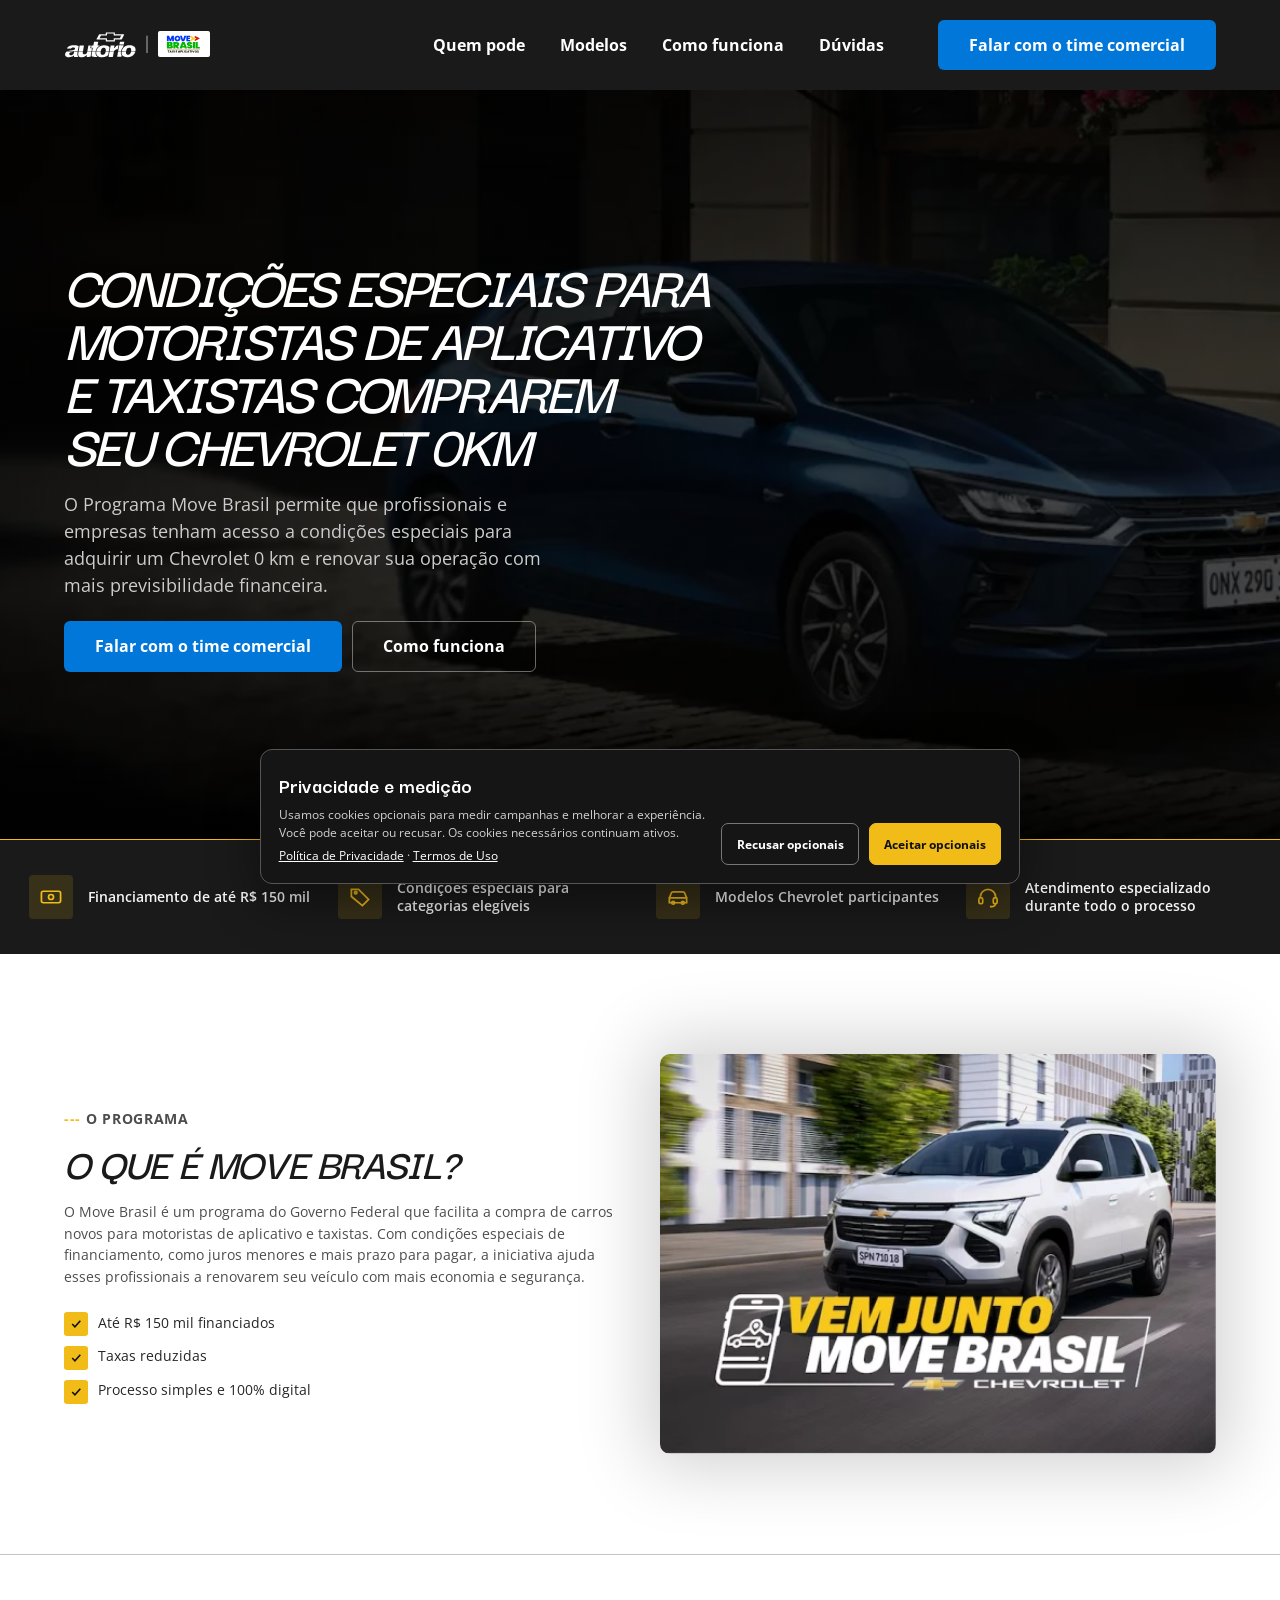
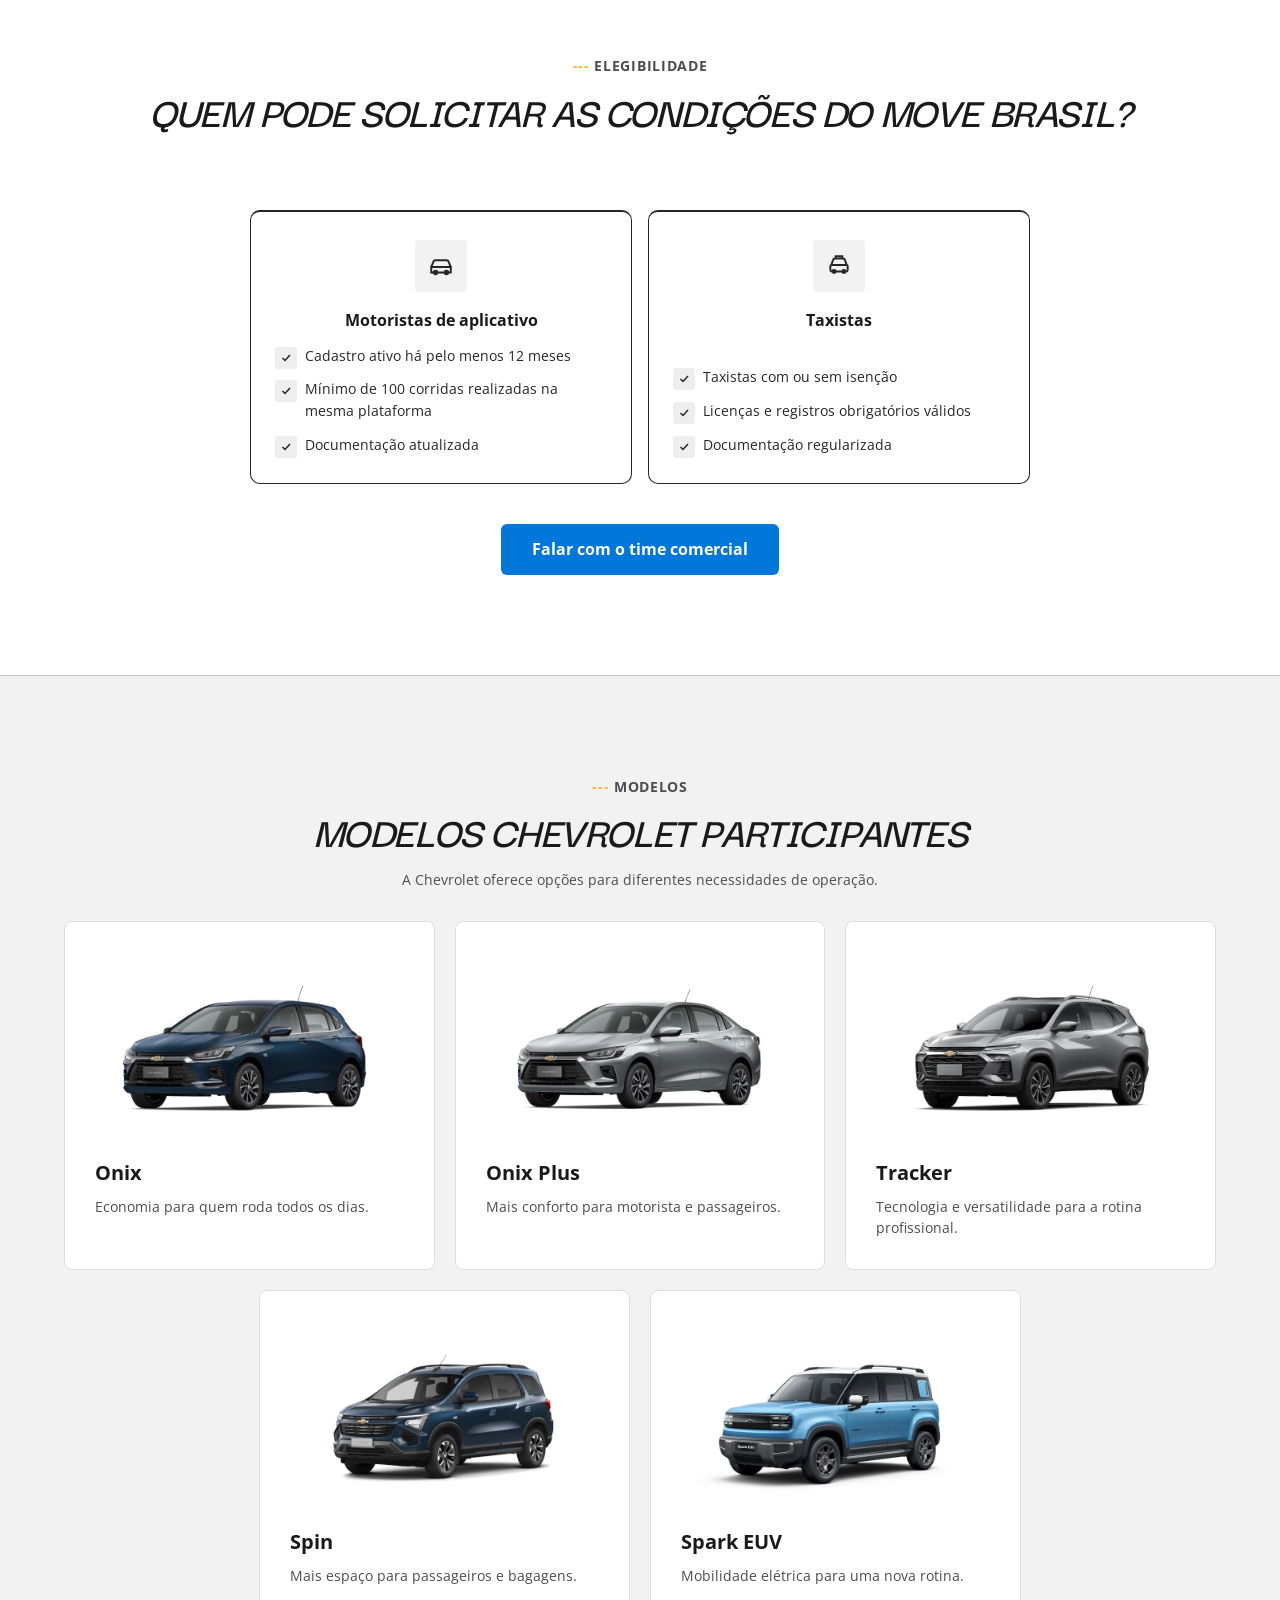
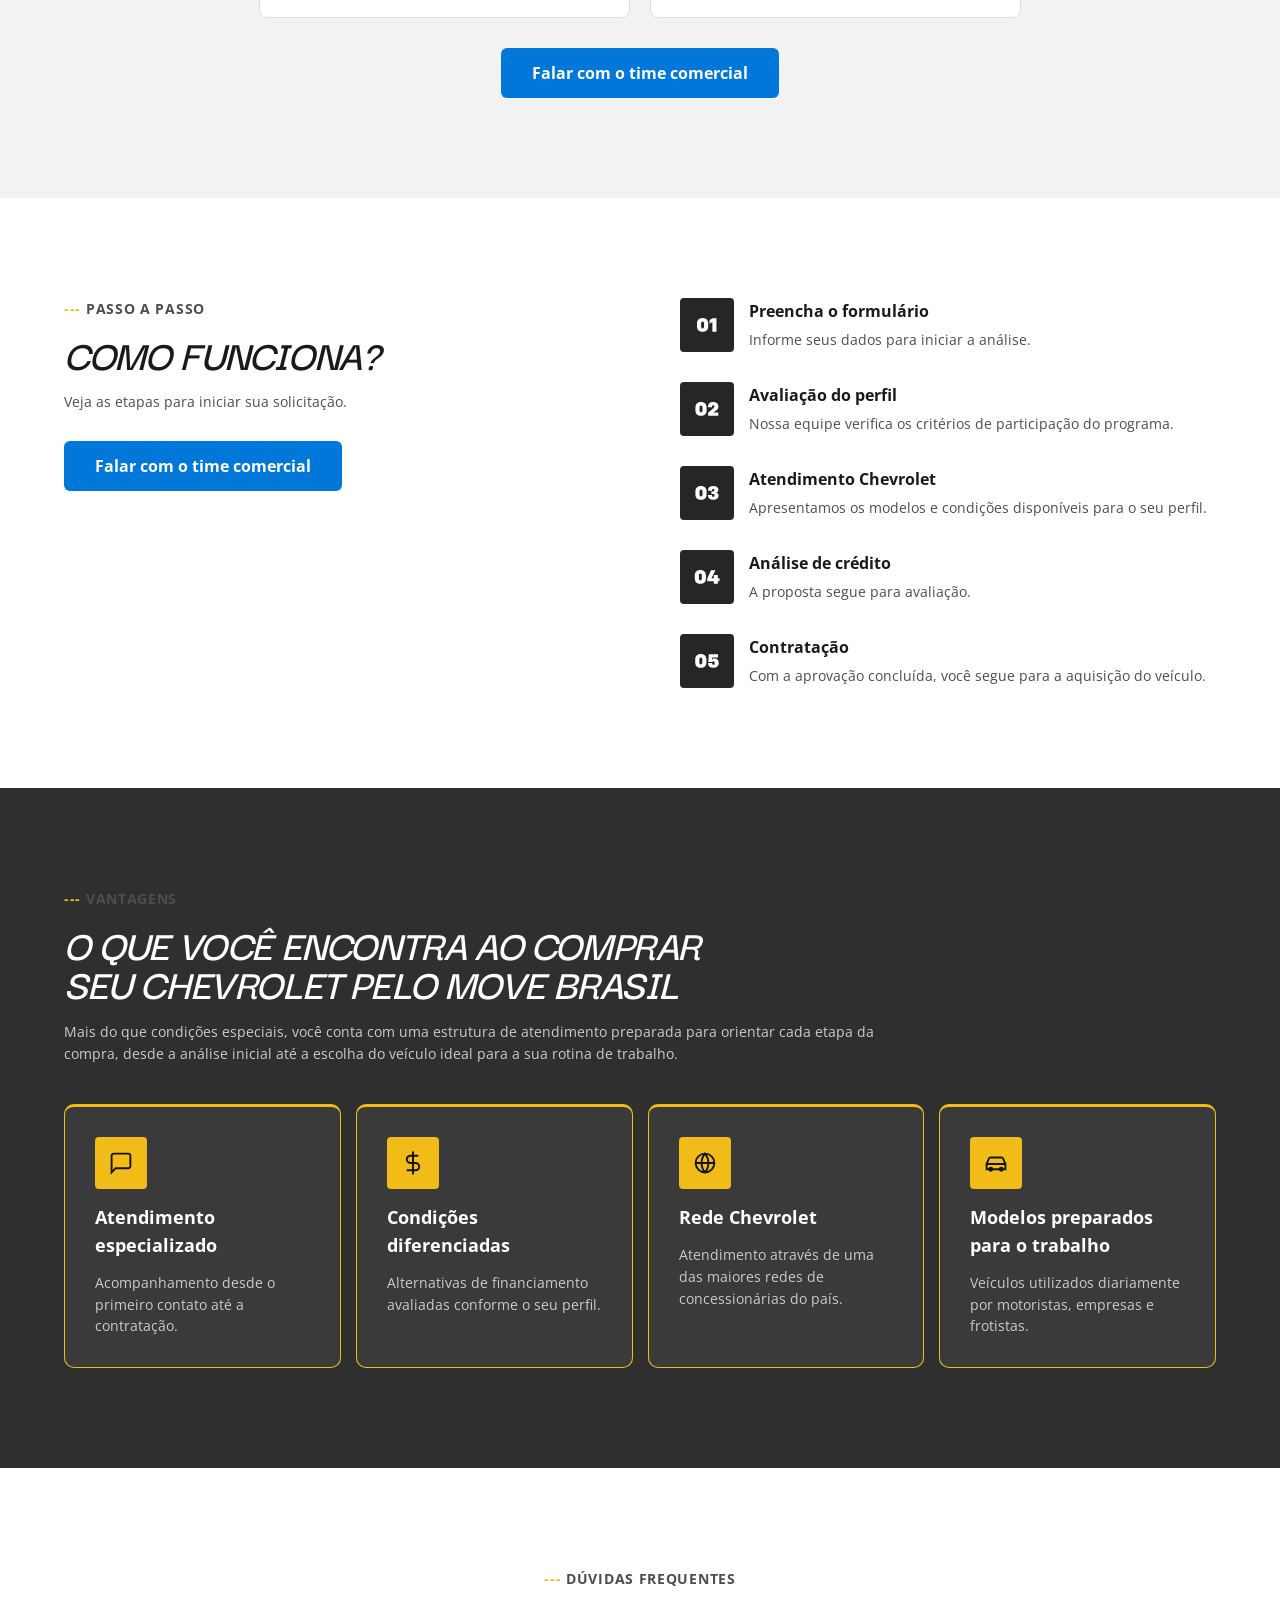
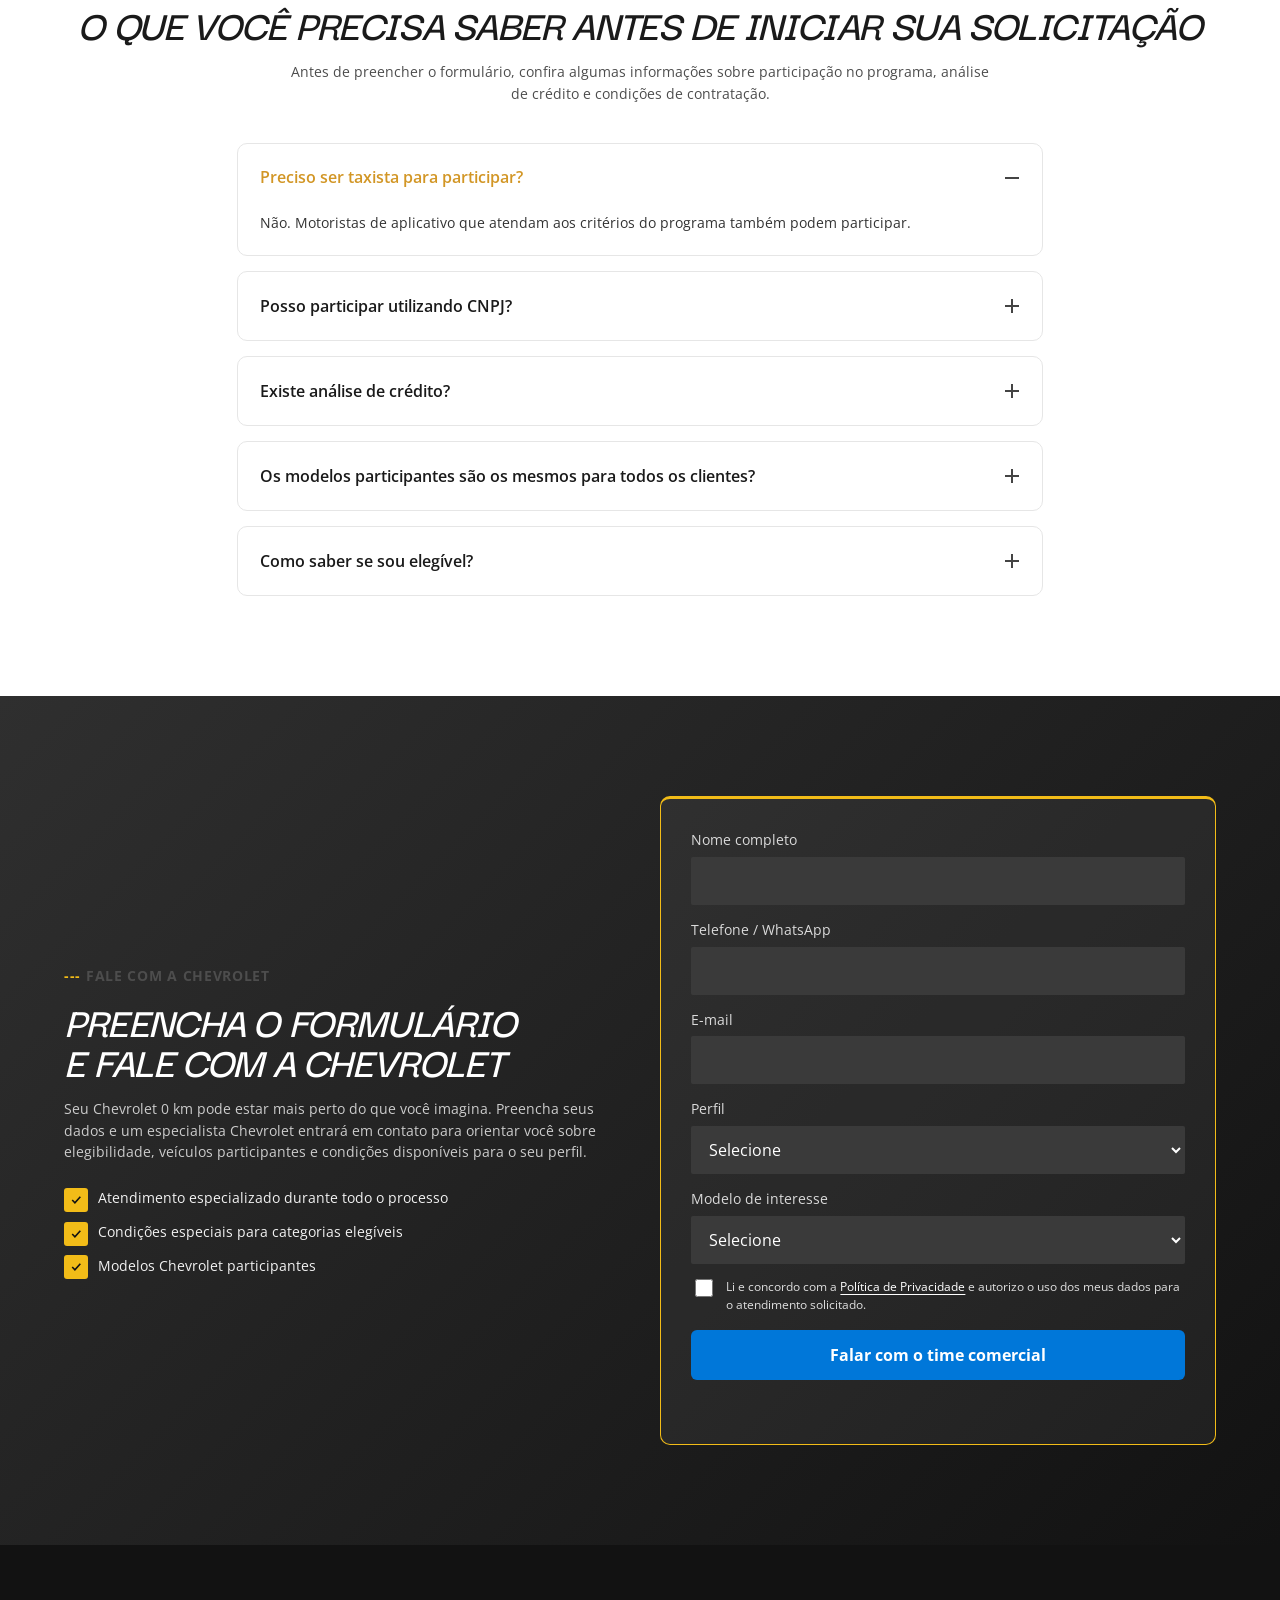
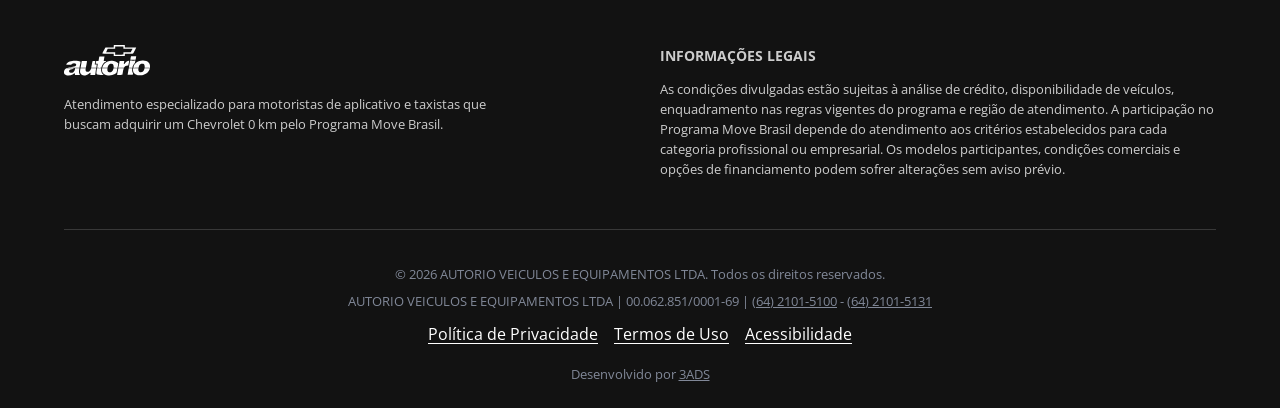
<file: move-brasil/index.html>
<!doctype html>
<html lang="pt-BR">
<head>
  <meta charset="utf-8">
  <meta name="viewport" content="width=device-width,initial-scale=1,viewport-fit=cover">
  <title>Chevrolet 0km Move Brasil | Autorio</title>
  <meta name="description" content="Condições especiais para motoristas de app, taxistas, MEIs e frotistas comprarem seu Chevrolet 0km na Autorio. Fale com a Chevrolet.">
  <meta name="robots" content="index,follow,max-image-preview:large,max-snippet:-1,max-video-preview:-1">
  <meta name="theme-color" content="#1a1a1a">
  <link rel="canonical" href="https://autorioconcessionaria.com.br/move-brasil/">
  <link rel="icon" type="image/svg+xml" href="/ofertas/images-ofertas/favicon.svg">
  <link rel="apple-touch-icon" href="/ofertas/images-ofertas/favicon.svg">
  <link rel="preload" href="assets/fonts/darker-grotesque-variable.woff2" as="font" type="font/woff2" crossorigin>
  <link rel="preload" href="assets/fonts/open-sans-variable.woff2" as="font" type="font/woff2" crossorigin>
  <link rel="preload" href="assets/images/hero-mobile-chevrolet-onix.webp" as="image" type="image/webp" media="(max-width: 767px)" fetchpriority="high">
  <link rel="preload" href="assets/images/hero-move-brasil-1536.webp" as="image" type="image/webp" media="(min-width: 768px)" fetchpriority="high">
  <link rel="preconnect" href="https://www.googletagmanager.com" crossorigin>
  <style>
    @font-face{font-family:"Darker Grotesque";src:url("assets/fonts/darker-grotesque-variable.woff2") format("woff2");font-style:normal;font-weight:400 900;font-display:swap}
    @font-face{font-family:"Open Sans";src:url("assets/fonts/open-sans-variable.woff2") format("woff2");font-style:normal;font-weight:300 800;font-display:swap}
    :root{--ink:#1a1a1a;--blue:#0077d9;--gold:#f2bc18;--shell:min(90%,1180px);--wide:min(calc(100% - 48px),1600px);--display:"Darker Grotesque",sans-serif;--body:"Open Sans",system-ui,-apple-system,"Segoe UI",sans-serif}
    *,*::before,*::after{box-sizing:border-box}html{scroll-behavior:smooth;scroll-padding-top:1rem}body{margin:0;min-width:280px;overflow-x:hidden;background:#fff;color:var(--ink);font-family:var(--body);line-height:1.55;-webkit-font-smoothing:antialiased}img,svg{display:block;max-width:100%;height:auto}h1,h2,h3,p{margin-top:0}.shell{width:var(--shell);margin-inline:auto}.shell-wide{width:var(--wide);margin-inline:auto}.skip-link{position:fixed;z-index:100;top:.5rem;left:.5rem;padding:.65rem 1rem;background:#fff;color:#111;transform:translateY(-150%)}.skip-link:focus{transform:none}.site-header{background:#1a1a1a}.header-inner{display:flex;flex-direction:column;align-items:center;gap:1rem;padding-block:15px}.brand{display:block}.brand img{width:146px}.header-actions{display:flex;flex-direction:column;align-items:center;gap:1rem}.main-nav{display:none}.button{display:inline-flex;min-height:48px;align-items:center;justify-content:center;padding:15px 30px;border:1px solid transparent;border-radius:6px;background:var(--blue);color:#fff;font:700 .875rem/1.15 var(--body);text-align:center;text-decoration:none;transition:background .3s,transform .3s}.button:hover,.button:focus-visible{background:#0061dd;transform:scale(1.02)}.hero{min-height:750px;padding-block:64px 54px;border-bottom:1px solid var(--gold);background:#000}.hero-inner{display:flex;flex-direction:column;align-items:flex-start}.hero h1{margin-bottom:1.35rem;color:#fff;font:italic 600 clamp(2.75rem,13vw,3.4rem)/.88 var(--display);letter-spacing:-2px;text-transform:uppercase;text-wrap:balance}.hero-copy{margin-bottom:1.4rem;color:#ccc;font-size:1rem;line-height:1.5}.hero-mobile-image{width:100%;margin-bottom:1.35rem;border-radius:10px}.hero-actions{display:flex;flex-direction:column;align-items:stretch;gap:10px;width:100%}.hero-actions .button{width:100%}.button--ghost{border-color:rgba(255,255,255,.4);background:transparent}.button--ghost:hover,.button--ghost:focus-visible{background:rgba(255,255,255,.11)}
  </style>
  <link rel="preload" href="assets/css/style.css?v=20260921" as="style">
  <link id="site-css" rel="stylesheet" href="assets/css/style.css?v=20260921" media="print">
  <noscript><link rel="stylesheet" href="assets/css/style.css?v=20260921"></noscript>
  <script src="assets/js/gtm.js?v=20260923-clarity2"></script>
  <meta property="og:locale" content="pt_BR">
  <meta property="og:type" content="website">
  <meta property="og:title" content="Chevrolet 0km Move Brasil | Autorio">
  <meta property="og:description" content="Condições especiais para motoristas de aplicativo e taxistas comprarem seu Chevrolet 0 km.">
  <meta property="og:url" content="https://autorioconcessionaria.com.br/move-brasil/">
  <meta property="og:site_name" content="Chevrolet Autorio">
  <meta property="og:image" content="https://autorioconcessionaria.com.br/move-brasil/assets/images/programa-move-brasil-chevrolet.webp">
  <meta property="og:image:width" content="515">
  <meta property="og:image:height" content="370">
  <meta property="og:image:alt" content="Programa Move Brasil Chevrolet">
  <meta name="twitter:card" content="summary_large_image">
  <script type="application/ld+json">
  {
    "@context": "https://schema.org",
    "@graph": [
      {
        "@type": "AutoDealer",
        "@id": "https://autorioconcessionaria.com.br/#autorio",
        "name": "Chevrolet Autorio",
        "legalName": "AUTORIO VEICULOS E EQUIPAMENTOS LTDA",
        "url": "https://autorioconcessionaria.com.br/",
        "logo": "https://autorioconcessionaria.com.br/move-brasil/assets/images/logo-chevrolet.svg",
        "telephone": ["+55 64 2101-5100", "+55 64 2101-5131"],
        "taxID": "00.062.851/0001-69",
        "brand": {"@type": "Brand", "name": "Chevrolet"}
      },
      {
        "@type": "WebPage",
        "@id": "https://autorioconcessionaria.com.br/move-brasil/#pagina",
        "url": "https://autorioconcessionaria.com.br/move-brasil/",
        "name": "Chevrolet 0km Move Brasil | Autorio",
        "description": "Condições especiais para motoristas de aplicativo e taxistas comprarem seu Chevrolet 0 km.",
        "inLanguage": "pt-BR",
        "isPartOf": {"@id": "https://autorioconcessionaria.com.br/#autorio"},
        "about": {"@type": "Service", "name": "Atendimento Chevrolet para participantes do Move Brasil", "provider": {"@id": "https://autorioconcessionaria.com.br/#autorio"}}
      },
      {
        "@type": "FAQPage",
        "@id": "https://autorioconcessionaria.com.br/move-brasil/#faq",
        "mainEntity": [
          {"@type":"Question","name":"Preciso ser taxista para participar?","acceptedAnswer":{"@type":"Answer","text":"Não. Motoristas de aplicativo que atendam aos critérios do programa também podem participar."}},
          {"@type":"Question","name":"Posso participar utilizando CNPJ?","acceptedAnswer":{"@type":"Answer","text":"Sim. MEIs, empresas e frotistas podem consultar as condições disponíveis para seu perfil."}},
          {"@type":"Question","name":"Existe análise de crédito?","acceptedAnswer":{"@type":"Answer","text":"Sim. Toda contratação está sujeita à aprovação de crédito."}},
          {"@type":"Question","name":"Os modelos participantes são os mesmos para todos os clientes?","acceptedAnswer":{"@type":"Answer","text":"A disponibilidade pode variar conforme categoria, região, estoque e regras vigentes."}},
          {"@type":"Question","name":"Como saber se sou elegível?","acceptedAnswer":{"@type":"Answer","text":"Nossa equipe pode orientar você após o preenchimento do formulário."}}
        ]
      }
    ]
  }
  </script>
</head>
<body>
  <a class="skip-link" href="#conteudo">Ir para o conteúdo</a>
  <header class="site-header">
    <div class="header-inner shell-wide">
      <a class="brand" href="./" aria-label="Move Brasil Chevrolet - início"><img src="assets/images/logo-move-brasil-chevrolet.svg" width="219" height="42" alt="Move Brasil Chevrolet"></a>
      <div class="header-actions">
        <nav class="main-nav" aria-label="Navegação principal"><a href="#quem">Quem pode</a><a href="#modelos">Modelos</a><a href="#como">Como funciona</a><a href="#duvidas">Dúvidas</a></nav>
        <a class="button header-button" href="#form">Falar com o time comercial</a>
      </div>
    </div>
  </header>
  <main id="conteudo">
    <section class="hero" aria-labelledby="hero-title">
      <div class="hero-inner shell">
        <h1 id="hero-title">Condições especiais para motoristas de aplicativo e taxistas comprarem seu Chevrolet 0km</h1>
        <p class="hero-copy">O Programa Move Brasil permite que profissionais e empresas tenham acesso a condições especiais para adquirir um Chevrolet 0 km e renovar sua operação com mais previsibilidade financeira.</p>
        <img class="hero-mobile-image" src="assets/images/hero-mobile-chevrolet-onix.webp" width="900" height="547" alt="Chevrolet Onix azul" fetchpriority="high" decoding="async">
        <div class="hero-actions"><a class="button" href="https://wa.me/5564936180161?text=Ol%C3%A1%21%20Quero%20mais%20informa%C3%A7%C3%B5es%20sobre%20o%20programa%20Move%20Brasil%21" target="_blank" rel="noopener noreferrer">Falar com o time comercial</a><a class="button button--ghost" href="#como">Como funciona</a></div>
      </div>
    </section>

    <section class="highlights" aria-label="Destaques do programa"><div class="highlights-grid shell-wide">
      <article class="highlight"><img src="assets/images/icone-financiamento.svg" width="44" height="44" alt=""><h2>Financiamento de até R$ 150 mil</h2></article>
      <article class="highlight"><img src="assets/images/icone-condicoes-especiais.svg" width="44" height="44" alt=""><h2>Condições especiais para categorias elegíveis</h2></article>
      <article class="highlight"><img src="assets/images/icone-modelos-chevrolet.svg" width="44" height="44" alt=""><h2>Modelos Chevrolet participantes</h2></article>
      <article class="highlight"><img src="assets/images/icone-atendimento.svg" width="44" height="44" alt=""><h2>Atendimento especializado durante todo o processo</h2></article>
    </div></section>

    <section class="section intro shell split" aria-labelledby="programa-title">
      <div class="section-copy reveal"><p class="eyebrow">O Programa</p><h2 id="programa-title">O que é Move Brasil?</h2><p>O Move Brasil é um programa do Governo Federal que facilita a compra de carros novos para motoristas de aplicativo e taxistas. Com condições especiais de financiamento, como juros menores e mais prazo para pagar, a iniciativa ajuda esses profissionais a renovarem seu veículo com mais economia e segurança.</p><ul class="check-list"><li>Até R$ 150 mil financiados</li><li>Taxas reduzidas</li><li>Processo simples e 100% digital</li></ul></div>
      <img class="intro-image reveal reveal-right" src="assets/images/programa-move-brasil-chevrolet.webp" width="515" height="370" alt="Veículo Chevrolet e assinatura Vem Junto Move Brasil" loading="lazy" decoding="async">
    </section>

    <section id="quem" class="section eligibility" aria-labelledby="eligibility-title"><div class="shell section-centered">
      <p class="eyebrow reveal">Elegibilidade</p><h2 id="eligibility-title" class="reveal">Quem pode solicitar as condições do Move Brasil?</h2><p class="section-lead reveal">O programa atende profissionais e empresas que utilizam o veículo como ferramenta de trabalho.</p>
      <div class="eligibility-grid">
        <article class="eligibility-card reveal"><img src="assets/images/icone-motorista-aplicativo.svg" width="56" height="56" alt=""><h3>Motoristas de aplicativo</h3><ul class="small-check-list"><li>Cadastro ativo há pelo menos 12 meses</li><li>Mínimo de 100 corridas realizadas na mesma plataforma</li><li>Documentação atualizada</li></ul></article>
        <article class="eligibility-card reveal"><img src="assets/images/icone-taxista.svg" width="56" height="56" alt=""><h3>Taxistas</h3><ul class="small-check-list"><li>Taxistas com ou sem isenção</li><li>Licenças e registros obrigatórios válidos</li><li>Documentação regularizada</li></ul></article>
      </div>
      <a class="button reveal" href="https://wa.me/5564936180161?text=Ol%C3%A1%21%20Quero%20mais%20informa%C3%A7%C3%B5es%20sobre%20o%20programa%20Move%20Brasil%21" target="_blank" rel="noopener noreferrer">Falar com o time comercial</a>
    </div></section>

    <section id="modelos" class="section models" aria-labelledby="models-title"><div class="shell section-centered">
      <p class="eyebrow reveal">Modelos</p><h2 id="models-title" class="reveal">Modelos Chevrolet participantes</h2><p class="section-lead reveal">A Chevrolet oferece opções para diferentes necessidades de operação.</p>
      <div class="models-grid">
        <article class="model-card reveal"><img src="assets/images/chevrolet-onix.webp" width="384" height="240" alt="Chevrolet Onix" loading="lazy" decoding="async"><h3>Onix</h3><p>Economia para quem roda todos os dias.</p></article>
        <article class="model-card reveal"><img src="assets/images/chevrolet-onix-plus.webp" width="384" height="240" alt="Chevrolet Onix Plus" loading="lazy" decoding="async"><h3>Onix Plus</h3><p>Mais conforto para motorista e passageiros.</p></article>
        <article class="model-card reveal"><img src="assets/images/chevrolet-tracker.webp" width="384" height="240" alt="Chevrolet Tracker" loading="lazy" decoding="async"><h3>Tracker</h3><p>Tecnologia e versatilidade para a rotina profissional.</p></article>
        <article class="model-card reveal"><img src="assets/images/chevrolet-spin.webp" width="384" height="240" alt="Chevrolet Spin" loading="lazy" decoding="async"><h3>Spin</h3><p>Mais espaço para passageiros e bagagens.</p></article>
        <article class="model-card reveal"><img src="assets/images/chevrolet-spark-euv.webp" width="384" height="240" alt="Chevrolet Spark EUV" loading="lazy" decoding="async"><h3>Spark EUV</h3><p>Mobilidade elétrica para uma nova rotina.</p></article>
      </div>
      <a class="button reveal" href="https://wa.me/5564936180161?text=Ol%C3%A1%21%20Quero%20mais%20informa%C3%A7%C3%B5es%20sobre%20o%20programa%20Move%20Brasil%21" target="_blank" rel="noopener noreferrer">Falar com o time comercial</a>
    </div></section>

    <section id="como" class="section process shell split" aria-labelledby="process-title">
      <div class="section-copy reveal"><p class="eyebrow">Passo a passo</p><h2 id="process-title">Como funciona?</h2><p>Veja as etapas para iniciar sua solicitação.</p><a class="button" href="https://wa.me/5564936180161?text=Ol%C3%A1%21%20Quero%20mais%20informa%C3%A7%C3%B5es%20sobre%20o%20programa%20Move%20Brasil%21" target="_blank" rel="noopener noreferrer">Falar com o time comercial</a></div>
      <ol class="steps">
        <li class="reveal"><img src="assets/images/passo-1-formulario.svg" width="54" height="54" alt=""><div><h3>Preencha o formulário</h3><p>Informe seus dados para iniciar a análise.</p></div></li>
        <li class="reveal"><img src="assets/images/passo-2-avaliacao.svg" width="54" height="54" alt=""><div><h3>Avaliação do perfil</h3><p>Nossa equipe verifica os critérios de participação do programa.</p></div></li>
        <li class="reveal"><img src="assets/images/passo-3-atendimento.svg" width="54" height="54" alt=""><div><h3>Atendimento Chevrolet</h3><p>Apresentamos os modelos e condições disponíveis para o seu perfil.</p></div></li>
        <li class="reveal"><img src="assets/images/passo-4-credito.svg" width="54" height="54" alt=""><div><h3>Análise de crédito</h3><p>A proposta segue para avaliação.</p></div></li>
        <li class="reveal"><img src="assets/images/passo-5-contratacao.svg" width="54" height="54" alt=""><div><h3>Contratação</h3><p>Com a aprovação concluída, você segue para a aquisição do veículo.</p></div></li>
      </ol>
    </section>

    <section class="section advantages" aria-labelledby="advantages-title"><div class="shell">
      <p class="eyebrow eyebrow-light reveal">Vantagens</p><h2 id="advantages-title" class="light-title reveal">O que você encontra ao comprar seu Chevrolet pelo Move Brasil</h2><p class="light-lead reveal">Mais do que condições especiais, você conta com uma estrutura de atendimento preparada para orientar cada etapa da compra, desde a análise inicial até a escolha do veículo ideal para a sua rotina de trabalho.</p>
      <div class="advantages-grid">
        <article class="advantage-card reveal"><img src="assets/images/vantagem-atendimento.svg" width="52" height="52" alt=""><h3>Atendimento especializado</h3><p>Acompanhamento desde o primeiro contato até a contratação.</p></article>
        <article class="advantage-card reveal"><img src="assets/images/vantagem-condicoes.svg" width="52" height="52" alt=""><h3>Condições diferenciadas</h3><p>Alternativas de financiamento avaliadas conforme o seu perfil.</p></article>
        <article class="advantage-card reveal"><img src="assets/images/vantagem-rede.svg" width="52" height="52" alt=""><h3>Rede Chevrolet</h3><p>Atendimento através de uma das maiores redes de concessionárias do país.</p></article>
        <article class="advantage-card reveal"><img src="assets/images/vantagem-veiculos.svg" width="52" height="52" alt=""><h3>Modelos preparados para o trabalho</h3><p>Veículos utilizados diariamente por motoristas, empresas e frotistas.</p></article>
      </div>
    </div></section>

    <section id="duvidas" class="section faq shell" aria-labelledby="faq-title">
      <p class="eyebrow reveal">Dúvidas frequentes</p><h2 id="faq-title" class="reveal">O que você precisa saber antes de iniciar sua solicitação</h2><p class="section-lead reveal">Antes de preencher o formulário, confira algumas informações sobre participação no programa, análise de crédito e condições de contratação.</p>
      <div class="faq-list reveal">
        <details name="move-faq" open><summary>Preciso ser taxista para participar?<span aria-hidden="true"></span></summary><p>Não. Motoristas de aplicativo que atendam aos critérios do programa também podem participar.</p></details>
        <details name="move-faq"><summary>Posso participar utilizando CNPJ?<span aria-hidden="true"></span></summary><p>Sim. MEIs, empresas e frotistas podem consultar as condições disponíveis para seu perfil.</p></details>
        <details name="move-faq"><summary>Existe análise de crédito?<span aria-hidden="true"></span></summary><p>Sim. Toda contratação está sujeita à aprovação de crédito.</p></details>
        <details name="move-faq"><summary>Os modelos participantes são os mesmos para todos os clientes?<span aria-hidden="true"></span></summary><p>A disponibilidade pode variar conforme categoria, região, estoque e regras vigentes.</p></details>
        <details name="move-faq"><summary>Como saber se sou elegível?<span aria-hidden="true"></span></summary><p>Nossa equipe pode orientar você após o preenchimento do formulário.</p></details>
      </div>
    </section>

    <section id="form" class="section contact" aria-labelledby="contact-title"><div class="shell contact-grid">
      <div class="section-copy reveal"><p class="eyebrow eyebrow-light">Fale com a Chevrolet</p><h2 id="contact-title" class="light-title">Preencha o formulário e fale com a Chevrolet</h2><p class="light-lead">Seu Chevrolet 0 km pode estar mais perto do que você imagina. Preencha seus dados e um especialista Chevrolet entrará em contato para orientar você sobre elegibilidade, veículos participantes e condições disponíveis para o seu perfil.</p><ul class="check-list check-list-light"><li>Atendimento especializado durante todo o processo</li><li>Condições especiais para categorias elegíveis</li><li>Modelos Chevrolet participantes</li></ul></div>
      <form id="lead-form" class="lead-form reveal reveal-right" data-endpoint="https://hook.us2.make.com/tmhlva6f0sud66k6j8cn16mcigbskqrk" data-success="obrigado.html">
        <div class="field"><label for="nome">Nome completo</label><input id="nome" name="nome" type="text" autocomplete="name" required></div>
        <div class="field"><label for="telefone">Telefone / WhatsApp</label><input id="telefone" name="telefone" type="tel" autocomplete="tel" inputmode="tel" minlength="10" maxlength="16" required></div>
        <div class="field"><label for="email">E-mail</label><input id="email" name="email" type="email" autocomplete="email" inputmode="email" required></div>
        <div class="field"><label for="perfil">Perfil</label><select id="perfil" name="perfil" required><option value="">Selecione</option><option>Motorista de aplicativo</option><option>Taxistas</option></select></div>
        <div class="field"><label for="modelo">Modelo de interesse</label><select id="modelo" name="modelo" required><option value="">Selecione</option><option>Tracker</option><option>Spin</option><option>Spark EUV</option><option>Onix</option><option>Onix Plus</option></select></div>
        <input type="hidden" name="form_started_at" value="">
        <input type="hidden" name="privacy_notice_version" value="2026-09-21">
        <div class="honeypot" aria-hidden="true"><label for="website">Não preencha este campo</label><input id="website" name="website" type="text" tabindex="-1" autocomplete="off"></div>
        <label class="form-consent"><input type="checkbox" name="privacy_consent" value="aceito" required> <span>Li e concordo com a <a href="../politica-de-privacidade.html" target="_blank" rel="noopener">Política de Privacidade</a> e autorizo o uso dos meus dados para o atendimento solicitado.</span></label>
        <button class="button form-submit" type="submit">Falar com o time comercial</button><p id="form-status" class="form-status" role="status" aria-live="polite"></p>
      </form>
    </div></section>
  </main>

  <footer id="rodape" class="footer">
    <div class="footer-main shell"><div class="footer-brand"><img src="assets/images/logo-chevrolet.svg" width="86" height="31" alt="Chevrolet"><p>Atendimento especializado para motoristas de aplicativo e taxistas que buscam adquirir um Chevrolet 0 km pelo Programa Move Brasil.</p></div><div class="legal"><h2>Informações legais</h2><p>As condições divulgadas estão sujeitas à análise de crédito, disponibilidade de veículos, enquadramento nas regras vigentes do programa e região de atendimento. A participação no Programa Move Brasil depende do atendimento aos critérios estabelecidos para cada categoria profissional ou empresarial. Os modelos participantes, condições comerciais e opções de financiamento podem sofrer alterações sem aviso prévio.</p></div></div>
    <div class="footer-bottom shell"><p>© 2026 AUTORIO VEICULOS E EQUIPAMENTOS LTDA. Todos os direitos reservados.</p><p>AUTORIO VEICULOS E EQUIPAMENTOS LTDA | 00.062.851/0001-69 | <a href="tel:+556421015100">(64) 2101-5100</a> - <a href="tel:+556421015131">(64) 2101-5131</a></p><nav class="footer-links" aria-label="Informações legais"><a href="../politica-de-privacidade.html">Política de Privacidade</a><a href="../termos-de-uso.html">Termos de Uso</a><a href="../acessibilidade.html">Acessibilidade</a></nav><p>Desenvolvido por <a href="https://3ads.com.br/" target="_blank" rel="noopener noreferrer">3ADS</a></p></div>
  </footer>
  <script src="assets/js/app.js?v=20260921" defer></script>
</body>
</html>
</file>
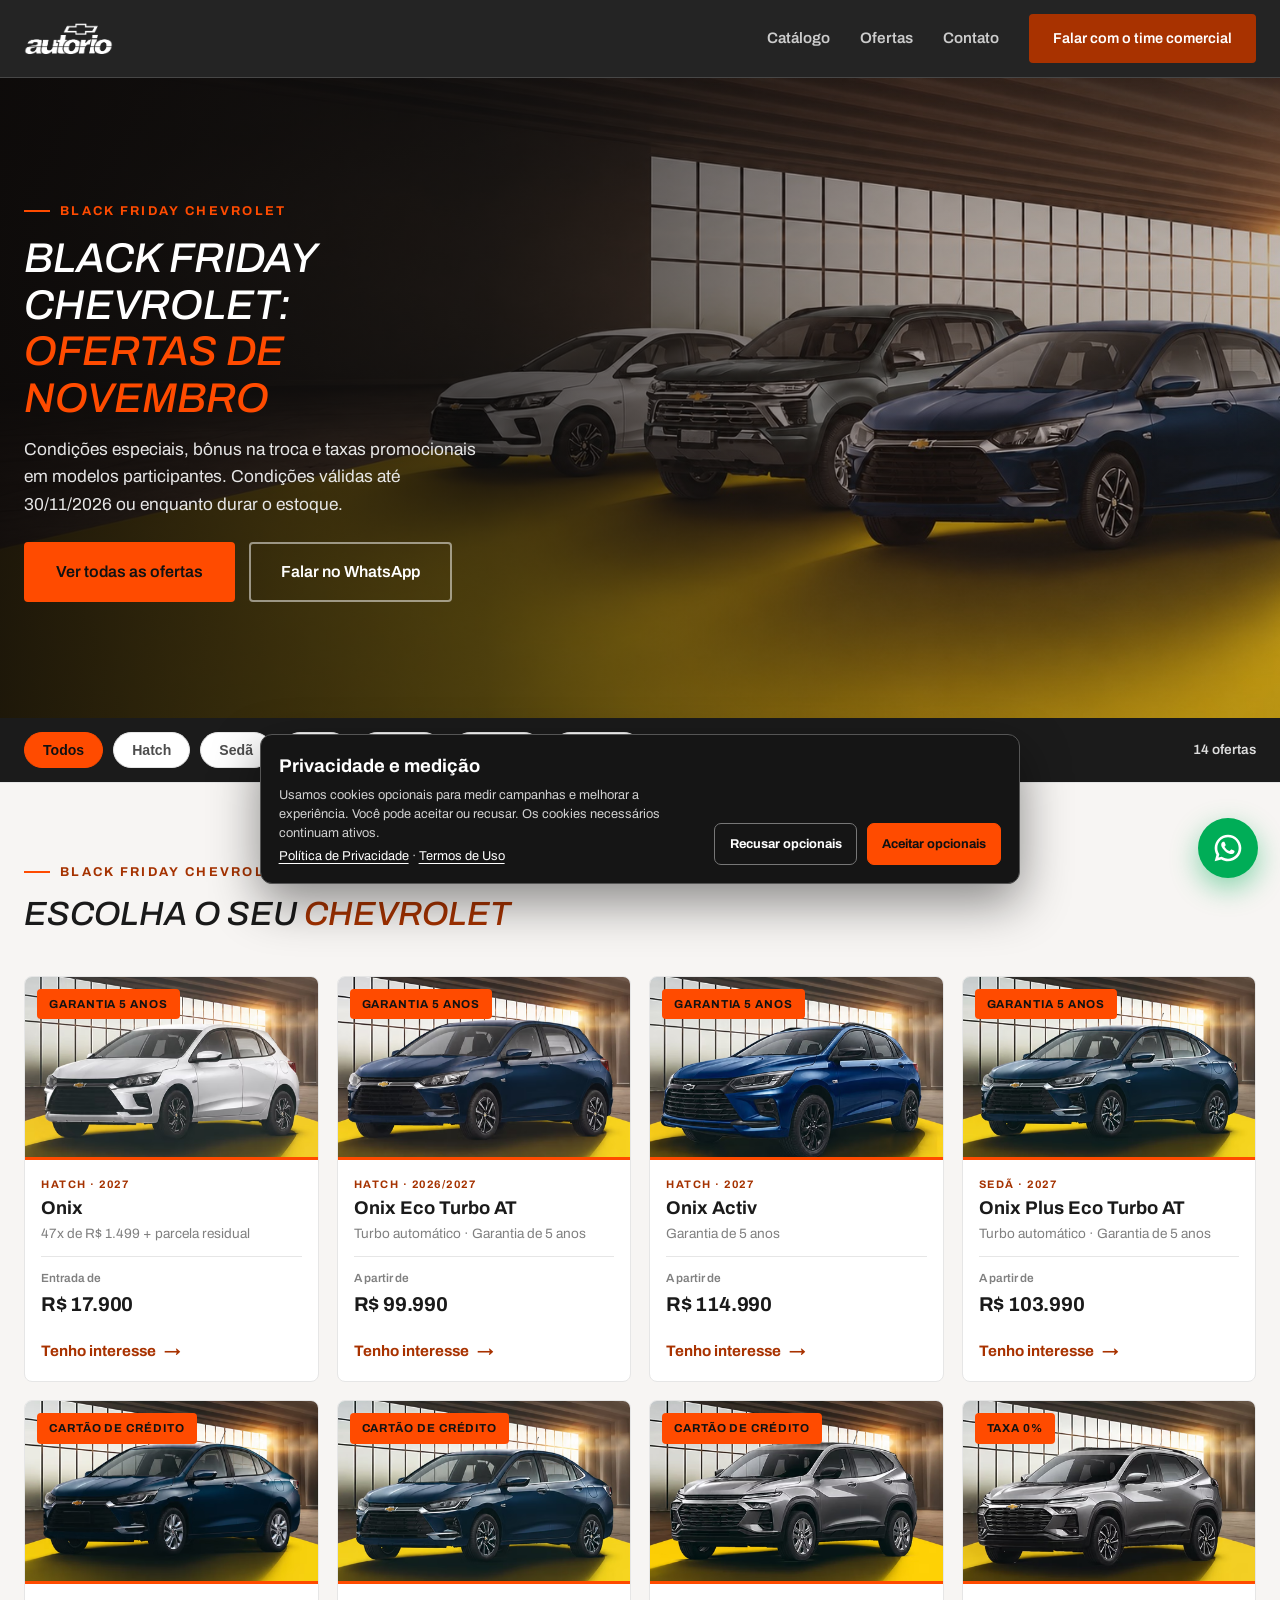
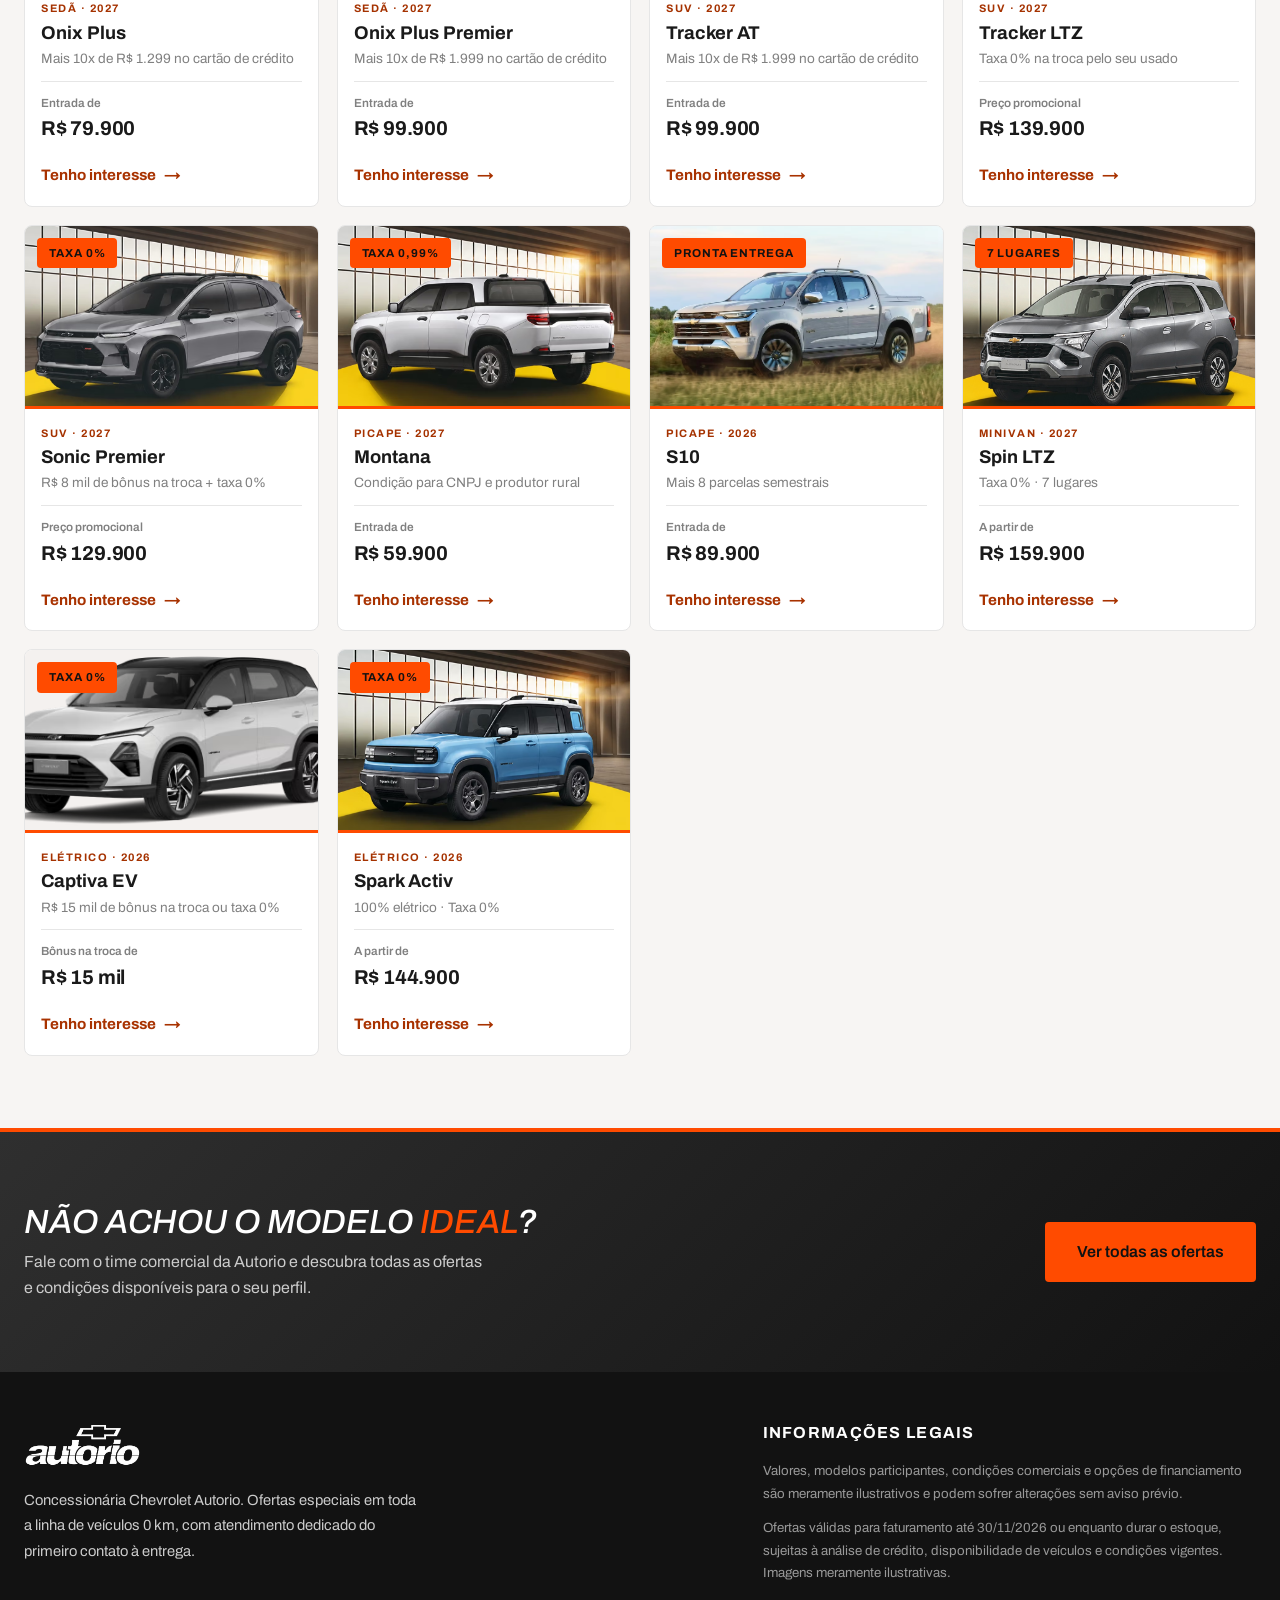
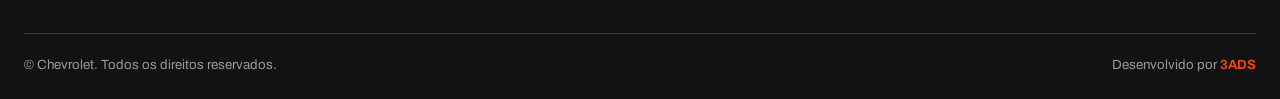
<file: ofertas/index.html>
<!DOCTYPE html>
<html lang="pt-BR">
<head>
<meta charset="UTF-8">
<meta name="viewport" content="width=device-width, initial-scale=1.0">
<title>Black Friday Chevrolet 2026 | Autorio</title>
<meta name="description" content="Confira as ofertas da Black Friday Chevrolet da Autorio: condições especiais, bônus na troca e taxas promocionais em modelos participantes. Válidas até 30/11/2026 ou enquanto durar o estoque.">
<meta name="robots" content="index, follow">
<link rel="canonical" href="https://autorioconcessionaria.com.br/ofertas/">
<meta name="theme-color" content="#121212">

<!-- Open Graph / Facebook -->
<meta property="og:type" content="website">
<meta property="og:locale" content="pt_BR">
<meta property="og:site_name" content="Autorio Chevrolet">
<meta property="og:title" content="Black Friday Chevrolet 2026 | Autorio">
<meta property="og:description" content="Black Friday Chevrolet com condições especiais, bônus na troca e taxas promocionais em modelos participantes. Válidas até 30/11/2026 ou enquanto durar o estoque.">
<meta property="og:url" content="https://autorioconcessionaria.com.br/ofertas/">
<meta property="og:image" content="https://autorioconcessionaria.com.br/ofertas/images-ofertas/banner-desktop.jpg">
<meta property="og:image:width" content="1920">
<meta property="og:image:height" content="760">

<!-- Twitter Card -->
<meta name="twitter:card" content="summary_large_image">
<meta name="twitter:title" content="Black Friday Chevrolet 2026 | Autorio">
<meta name="twitter:description" content="Black Friday Chevrolet com condições especiais, bônus na troca e taxas promocionais em modelos participantes. Válidas até 30/11/2026.">
<meta name="twitter:image" content="https://autorioconcessionaria.com.br/ofertas/images-ofertas/banner-desktop.jpg">

<link rel="icon" type="image/svg+xml" href="/ofertas/images-ofertas/favicon.svg">
<link rel="apple-touch-icon" href="/ofertas/images-ofertas/favicon.svg">

<link rel="preconnect" href="https://fonts.googleapis.com">
<link rel="preconnect" href="https://fonts.gstatic.com" crossorigin>
<link rel="preconnect" href="https://brands.gm-cdn.com" crossorigin>
<link rel="preconnect" href="https://www.googletagmanager.com">
<link rel="preload" as="image" href="images-ofertas/banner-mobile.jpg" media="(max-width:700px)" fetchpriority="high">
<link rel="preload" as="image" href="images-ofertas/banner-desktop.jpg" media="(min-width:701px)" fetchpriority="high">
<link href="https://fonts.googleapis.com/css2?family=Archivo:ital,wght@0,400;0,500;0,600;0,700;0,900;1,400;1,500;1,600;1,700&amp;display=swap" rel="stylesheet">

<script src="../assets/js/gtm.js?v=20260923-clarity2"></script>

<script type="application/ld+json">
{
  "@context": "https://schema.org",
  "@type": "AutoDealer",
  "name": "Autorio Chevrolet",
  "url": "https://autorioconcessionaria.com.br/ofertas/",
  "logo": "https://autorioconcessionaria.com.br/ofertas/images-ofertas/logo-autorio.png",
  "image": "https://autorioconcessionaria.com.br/ofertas/images-ofertas/banner-desktop.jpg",
  "description": "Concessionária Chevrolet Autorio. Ofertas da Black Friday válidas até 30 de novembro de 2026 ou enquanto durar o estoque.",
  "areaServed": "BR",
  "makesOffer": [
    {
      "@type": "Offer",
      "itemOffered": {
        "@type": "Car",
        "name": "Chevrolet Onix Eco Turbo AT 2026/2027",
        "bodyType": "Hatch"
      },
      "price": "99990",
      "priceCurrency": "BRL",
      "priceValidUntil": "2026-11-30",
      "availability": "https://schema.org/InStock"
    },
    {
      "@type": "Offer",
      "itemOffered": {
        "@type": "Car",
        "name": "Chevrolet Onix Activ 2027",
        "bodyType": "Hatch"
      },
      "price": "114990",
      "priceCurrency": "BRL",
      "priceValidUntil": "2026-11-30",
      "availability": "https://schema.org/InStock"
    },
    {
      "@type": "Offer",
      "itemOffered": {
        "@type": "Car",
        "name": "Chevrolet Onix Plus Eco Turbo AT 2027",
        "bodyType": "Sedã"
      },
      "price": "103990",
      "priceCurrency": "BRL",
      "priceValidUntil": "2026-11-30",
      "availability": "https://schema.org/InStock"
    },
    {
      "@type": "Offer",
      "itemOffered": {
        "@type": "Car",
        "name": "Chevrolet Tracker LTZ 2027",
        "bodyType": "SUV"
      },
      "price": "139900",
      "priceCurrency": "BRL",
      "priceValidUntil": "2026-11-30",
      "availability": "https://schema.org/InStock"
    },
    {
      "@type": "Offer",
      "itemOffered": {
        "@type": "Car",
        "name": "Chevrolet Sonic Premier 2027",
        "bodyType": "SUV"
      },
      "price": "129900",
      "priceCurrency": "BRL",
      "priceValidUntil": "2026-11-30",
      "availability": "https://schema.org/InStock"
    },
    {
      "@type": "Offer",
      "itemOffered": {
        "@type": "Car",
        "name": "Chevrolet Spin LTZ 2027",
        "bodyType": "Minivan"
      },
      "price": "159900",
      "priceCurrency": "BRL",
      "priceValidUntil": "2026-11-30",
      "availability": "https://schema.org/InStock"
    },
    {
      "@type": "Offer",
      "itemOffered": {
        "@type": "Car",
        "name": "Chevrolet Spark Activ 2026",
        "bodyType": "Elétrico"
      },
      "price": "144900",
      "priceCurrency": "BRL",
      "priceValidUntil": "2026-11-30",
      "availability": "https://schema.org/InStock"
    }
  ]
}
</script>
<style>
/* ===== Fontes oficiais Chevrolet (GM CDN) com fallback Archivo ===== */
@font-face{font-family:'ChevySans';src:url('https://brands.gm-cdn.com/gbds/chevrolet-2023/fonts/ChevySans-Medium.woff2') format('woff2');font-weight:500;font-style:normal;font-display:swap}
@font-face{font-family:'ChevySans';src:url('https://brands.gm-cdn.com/gbds/chevrolet-2023/fonts/ChevySans-Demi.woff2') format('woff2');font-weight:600;font-style:normal;font-display:swap}
@font-face{font-family:'ChevySans';src:url('https://brands.gm-cdn.com/gbds/chevrolet-2023/fonts/ChevySans-Bold.woff2') format('woff2');font-weight:700;font-style:normal;font-display:swap}
@font-face{font-family:'ChevySans';src:url('https://brands.gm-cdn.com/gbds/chevrolet-2023/fonts/ChevySans-MediumItalic.woff2') format('woff2');font-weight:500;font-style:italic;font-display:swap}
@font-face{font-family:'ChevySans';src:url('https://brands.gm-cdn.com/gbds/chevrolet-2023/fonts/ChevySans-BoldItalic.woff2') format('woff2');font-weight:700;font-style:italic;font-display:swap}

/* ===== Design Tokens — Black Friday Chevrolet (grafite + laranja) ===== */
:root{
  --primary:#262626;
  --primary-deep:#1a1a1a;
  --primary-deeper:#121212;
  --accent:#ff4b00;
  --accent-deep:#db4000;
  --accent-text:#a53200;
  --btn-fill:#a83200;
  --btn-fill-deep:#842800;
  --wa:#00AD57;
  --wa-deep:#039249;

  --bg:#FFFFFF;
  --surface:#FFFFFF;
  --surface-2:#f4f1ef;
  --surface-3:#E6E6E6;

  --t1:#262626;
  --t2:#4d4d4d;
  --t3:#808080;
  --border:#E6E6E6;

  --on-dark-1:#FFFFFF;
  --on-dark-2:#cccccc;
  --on-dark-3:#999999;
  --border-dark:rgba(255,255,255,.16);

  --dark:linear-gradient(135deg,#2f2f2f 0%,#121212 100%);

  --shadow-sm:0 1px 3px rgba(0,0,0,.10);
  --shadow-md:0 10px 30px rgba(0,0,0,.14);

  --radius:4px;
  --radius-md:8px;

  --max:1240px;
  --font-base:'ChevySans','Archivo',Arial,sans-serif;
}

*{box-sizing:border-box;margin:0;padding:0}
html{scroll-behavior:smooth}
body{font-family:var(--font-base);color:var(--t1);background:var(--bg);line-height:1.6;-webkit-font-smoothing:antialiased}
img{max-width:100%;display:block}
a{color:inherit;text-decoration:none}
.container{width:min(var(--max),calc(100% - 32px));margin-inline:auto}

/* ===== Tipografia ===== */
.eyebrow{font-size:.8rem;font-weight:700;letter-spacing:.18em;text-transform:uppercase;color:var(--accent);display:inline-flex;align-items:center;gap:10px;margin-bottom:14px}
.eyebrow::before{content:"";width:26px;height:2px;background:var(--accent)}
h1,h2{font-family:var(--font-base);font-weight:500;font-style:italic;text-transform:uppercase;line-height:1.12}
h1{font-size:clamp(1.7rem,6vw,2.6rem)}
h2{font-size:clamp(1.4rem,4vw,2.1rem);color:var(--primary-deep);margin-bottom:14px}
.accent{color:var(--accent)}

/* ===== Botões ===== */
.btn{display:inline-flex;align-items:center;justify-content:center;gap:10px;font-family:var(--font-base);font-weight:600;font-size:1rem;padding:15px 30px;border-radius:var(--radius);border:2px solid transparent;cursor:pointer;transition:background .18s ease,color .18s ease,transform .18s ease;white-space:nowrap}
.btn-primary{background:var(--btn-fill);color:#fff}
.btn-primary:hover{background:var(--btn-fill-deep)}
.btn-accent{background:var(--accent);color:var(--primary-deeper)}
.btn-accent:hover{background:var(--accent-deep)}
.btn-outline{background:transparent;color:var(--primary);border-color:var(--primary)}
.btn-outline:hover{background:var(--primary);color:#fff}
.btn-on-dark{color:#fff;border-color:rgba(255,255,255,.5)}
.eyebrow-deep{color:var(--accent-text)}

/* ===== Header ===== */
.header{position:sticky;top:0;z-index:50;background:rgba(18,18,18,.92);backdrop-filter:saturate(140%) blur(10px);border-bottom:1px solid var(--border-dark)}
.header .container{display:flex;align-items:center;justify-content:space-between;padding-block:12px}
.brand img{height:32px;width:auto;display:block}
.nav{display:flex;align-items:center;gap:30px}
.nav a.link{display:none;color:var(--on-dark-2);font-size:.95rem;font-weight:600}
.nav a.link:hover{color:#fff}
.header .btn{padding:10px 18px;font-size:.85rem}

/* ===== Hero (mobile-first: banner vertical 500x760) ===== */
.hero{
  background:linear-gradient(180deg, rgba(15,10,8,.78) 0%, rgba(15,10,8,.58) 34%, rgba(36,11,2,.50) 100%), url('images-ofertas/banner-mobile.jpg') center top/cover no-repeat;
  color:#fff;min-height:560px;display:flex;align-items:flex-start;
}
.hero .container{text-align:center;padding-top:44px}
.hero .eyebrow{color:var(--accent);justify-content:center}
.hero h1{color:#fff;margin:0 auto 14px;max-width:15ch}
.hero p{color:#e6e6e6;font-size:1rem;max-width:34ch;margin-inline:auto}
.hero-cta{display:flex;flex-wrap:wrap;gap:14px;margin-top:24px;justify-content:center}

/* ===== Barra de filtros (visual — categorias) ===== */
.filters{background:#1b1b1b;border-bottom:1px solid var(--border);position:sticky;top:57px;z-index:40;overflow-x:auto;-webkit-overflow-scrolling:touch}
.filters .container{display:flex;align-items:center;gap:10px;flex-wrap:nowrap;padding-block:14px}
.chip{font-size:.88rem;font-weight:600;color:var(--t2);background:#fff;border:1px solid var(--border);border-radius:100px;padding:8px 16px;cursor:pointer;transition:all .15s ease;flex:none}
.chip:hover{border-color:var(--primary);color:var(--primary)}
.chip.is-active{background:var(--accent);color:#111;border-color:var(--accent)}
.filters .count{margin-left:12px;font-size:.85rem;color:#ddd;font-weight:600;flex:none}

/* ===== Catálogo (grid de cards) ===== */
.catalog{padding:clamp(40px,8vw,72px) 0;background:#f7f5f3}
.cat-head{display:flex;align-items:flex-end;justify-content:space-between;gap:20px;margin-bottom:28px;flex-wrap:wrap}
.grid{display:grid;grid-template-columns:1fr;gap:18px}

.car-card{background:#fff;border:1px solid var(--border);border-radius:var(--radius-md);overflow:hidden;display:flex;flex-direction:column;transition:transform .2s ease,box-shadow .2s ease,opacity .6s ease,transform .6s ease}
.car-card:hover{transform:translateY(-5px);box-shadow:var(--shadow-md)}
.car-card[hidden]{display:none}
.car-thumb{position:relative;aspect-ratio:16/10;background:var(--surface-2) center/cover no-repeat;border-bottom:3px solid var(--accent)}
.car-thumb--onix-2026{background-image:url('images-ofertas/onix-2026.jpg');background-image:image-set(url('images-ofertas/onix-2026.avif') type('image/avif'),url('images-ofertas/onix-2026.jpg') type('image/jpeg'))}
.car-thumb--s10-wt{background-image:url('images-ofertas/s10-wt.jpg');background-image:image-set(url('images-ofertas/s10-wt.avif') type('image/avif'),url('images-ofertas/s10-wt.jpg') type('image/jpeg'))}
.car-thumb--onix-eco{background-image:url('images-ofertas/onix-eco.jpg');background-image:image-set(url('images-ofertas/onix-eco.avif') type('image/avif'),url('images-ofertas/onix-eco.jpg') type('image/jpeg'))}
.car-thumb--onix-activ{background-image:url('images-ofertas/onix-activ.jpg');background-image:image-set(url('images-ofertas/onix-activ.avif') type('image/avif'),url('images-ofertas/onix-activ.jpg') type('image/jpeg'))}
.car-thumb--onix-plus-ltz{background-image:url('images-ofertas/onix-plus-ltz.jpg');background-image:image-set(url('images-ofertas/onix-plus-ltz.avif') type('image/avif'),url('images-ofertas/onix-plus-ltz.jpg') type('image/jpeg'))}
.car-thumb--onix-plus-premier{background-image:url('images-ofertas/onix-plus-premier.jpg');background-image:image-set(url('images-ofertas/onix-plus-premier.avif') type('image/avif'),url('images-ofertas/onix-plus-premier.jpg') type('image/jpeg'))}
.car-thumb--tracker-at{background-image:url('images-ofertas/tracker-at.jpg');background-image:image-set(url('images-ofertas/tracker-at.avif') type('image/avif'),url('images-ofertas/tracker-at.jpg') type('image/jpeg'))}
.car-thumb--tracker-premier{background-image:url('images-ofertas/tracker-premier.jpg');background-image:image-set(url('images-ofertas/tracker-premier.avif') type('image/avif'),url('images-ofertas/tracker-premier.jpg') type('image/jpeg'))}
.car-thumb--sonic-premier{background-image:url('images-ofertas/sonic-premier.jpg');background-image:image-set(url('images-ofertas/sonic-premier.avif') type('image/avif'),url('images-ofertas/sonic-premier.jpg') type('image/jpeg'))}
.car-thumb--trailblazer{background-image:url('images-ofertas/trailblazer.jpg');background-image:image-set(url('images-ofertas/trailblazer.avif') type('image/avif'),url('images-ofertas/trailblazer.jpg') type('image/jpeg'))}
.car-thumb--montana-ltz{background-image:url('images-ofertas/montana-ltz.jpg')}
.car-thumb--montana{background-image:url('images-ofertas/montana.jpg');background-image:image-set(url('images-ofertas/montana.avif') type('image/avif'),url('images-ofertas/montana.jpg') type('image/jpeg'))}
.car-thumb--spin-premiere{background-image:url('images-ofertas/spin-premiere.jpg')}
.car-thumb--spark-activ{background-image:url('images-ofertas/spark-activ.jpg');background-image:image-set(url('images-ofertas/spark-activ.avif') type('image/avif'),url('images-ofertas/spark-activ.jpg') type('image/jpeg'))}
.car-thumb--captiva{background-image:url('../assets/images/captiva.webp');background-image:image-set(url('images-ofertas/captiva.avif') type('image/avif'),url('../assets/images/captiva.webp') type('image/webp'))}
.car-badge{position:absolute;top:12px;left:12px;font-size:.72rem;font-weight:700;letter-spacing:.08em;text-transform:uppercase;padding:6px 12px;border-radius:4px;background:var(--accent);color:var(--primary-deeper)}
.car-badge.blue{background:var(--btn-fill);color:#fff}
.car-body{padding:16px 16px 18px;display:flex;flex-direction:column;flex:1;gap:5px}
.car-tag{font-size:.68rem;font-weight:700;letter-spacing:.14em;text-transform:uppercase;color:var(--accent-text)}
.car-name{font-family:var(--font-base);font-weight:700;font-size:1.15rem;color:var(--primary-deep);line-height:1.1}
.car-spec{font-size:.85rem;color:var(--t3);margin-bottom:6px}
.car-price{margin-top:auto;padding-top:12px;border-top:1px solid var(--border)}
.car-price small{display:block;font-size:.74rem;color:var(--t3);font-weight:600}
.car-price strong{font-family:var(--font-base);font-weight:700;font-size:1.25rem;color:var(--primary-deep);letter-spacing:-.01em}
.car-price strong span{font-size:.9rem;font-weight:600;color:var(--t2)}
.car-cta{margin-top:14px;align-self:flex-start;color:var(--btn-fill);font-weight:700;font-size:.95rem;display:inline-flex;align-items:center;gap:8px;transition:gap .15s ease,color .15s ease}
.car-cta .arrow{transition:transform .15s ease;font-size:1.05rem;line-height:1}
.car-cta:hover{color:var(--btn-fill-deep)}
.car-cta:hover .arrow{transform:translateX(4px)}

/* ===== Faixa CTA ===== */
.cta-band{background:var(--dark);color:#fff;padding:clamp(44px,8vw,72px) 0;border-top:4px solid var(--accent)}
.cta-band .container{display:flex;flex-direction:column;align-items:flex-start;justify-content:space-between;gap:24px}
.cta-band h2{color:#fff;margin-bottom:8px}
.cta-band p{color:var(--on-dark-2);max-width:52ch}
.cta-band .btn{width:100%}

/* ===== Footer ===== */
.footer{background:var(--primary-deeper);color:var(--on-dark-2);padding:48px 0 24px}
.footer-grid{display:grid;grid-template-columns:1fr;gap:32px}
.footer .brand img{height:42px;width:auto;margin-bottom:18px}
.footer p{font-size:.92rem;line-height:1.7;max-width:50ch}
.footer h2{color:#fff;font-style:normal;font-weight:700;font-size:1rem;line-height:1.6;margin-bottom:14px;text-transform:uppercase;letter-spacing:.08em}
.footer .legal p{font-size:.83rem;color:var(--on-dark-3);margin-bottom:12px;max-width:none}
.footer-bottom{border-top:1px solid var(--border-dark);margin-top:36px;padding-top:20px;display:flex;flex-wrap:wrap;gap:8px 16px;justify-content:space-between;font-size:.83rem;color:var(--on-dark-3)}
.footer-bottom a{color:var(--accent);font-weight:600}
.footer-bottom a:hover{text-decoration:underline}

/* ===== WhatsApp flutuante ===== */
.whatsapp-float{position:fixed;right:16px;bottom:16px;z-index:80;width:56px;height:56px;border-radius:50%;background:var(--wa);box-shadow:0 10px 28px rgba(0,173,87,.45);display:grid;place-items:center;transition:background .18s ease,transform .18s ease}
.whatsapp-float:hover{background:var(--wa-deep);transform:scale(1.06)}
.whatsapp-float svg{width:30px;height:30px;fill:#fff}

/* ===== Preferências de privacidade ===== */
.consent-panel{position:fixed;z-index:1000;right:1rem;bottom:1rem;left:1rem;display:grid;max-width:760px;margin-inline:auto;gap:1rem;padding:1.1rem;border:1px solid #555;border-radius:12px;background:#151515;color:#fff;box-shadow:0 18px 50px rgba(0,0,0,.45)}
.consent-panel[hidden],.privacy-preferences[hidden]{display:none}
.consent-panel strong{font-size:1.15rem}
.consent-panel p{margin:.3rem 0 0;color:#d0d0d0;font-size:.8rem;line-height:1.45}
.consent-panel a{color:#fff;text-decoration:underline;text-underline-offset:3px}
.consent-panel__actions{display:flex;flex-wrap:wrap;align-items:center;gap:.6rem}
.consent-panel button,.privacy-preferences{min-height:42px;padding:.55rem .9rem;border:1px solid #777;border-radius:7px;background:transparent;color:#fff;font:700 .8rem var(--font-base);cursor:pointer}
.consent-panel button.is-primary{border-color:var(--accent);background:var(--accent);color:#111}
.privacy-preferences{position:fixed;z-index:900;bottom:1rem;left:1rem;min-height:38px;background:#151515;box-shadow:0 8px 24px rgba(0,0,0,.35)}

/* ===== Scroll reveal ===== */
.reveal-pending{opacity:0;transform:translateY(28px);transition:opacity .6s ease,transform .6s ease}
.reveal-pending.is-visible{opacity:1;transform:none}
.grid .reveal-pending:nth-child(2){transition-delay:.05s}
.grid .reveal-pending:nth-child(3){transition-delay:.1s}
.grid .reveal-pending:nth-child(4){transition-delay:.15s}
@media (prefers-reduced-motion:reduce){
  .reveal-pending,.car-card,.whatsapp-float{transition:none!important}
  .reveal-pending{opacity:1;transform:none}
}

/* ===== Responsivo — mobile first, escalando para telas maiores ===== */
@media (min-width:481px){ .grid{grid-template-columns:repeat(2,1fr)} }
@media (min-width:701px){
  .container{width:min(var(--max),calc(100% - 48px))}
  .header .container{padding-block:14px}
  .brand img{height:38px}
  .header .btn{padding:11px 22px;font-size:.9rem}
  .hero{
    background:linear-gradient(90deg, rgba(12,9,8,.92) 0%, rgba(12,9,8,.72) 38%, rgba(36,11,2,.38) 72%, rgba(36,11,2,.28) 100%), url('images-ofertas/banner-desktop.jpg') center/cover no-repeat;
    min-height:640px;align-items:center;
  }
  .hero .container{text-align:left;padding-top:0}
  .hero .eyebrow{justify-content:flex-start}
  .hero h1{font-size:clamp(2rem,3.6vw,2.6rem);margin-inline:0;max-width:17ch}
  .hero p{font-size:1.08rem;max-width:46ch;margin-inline:0}
  .hero-cta{justify-content:flex-start}
  .filters{top:69px}
  .filters .container{flex-wrap:wrap}
  .chip{padding:9px 18px}
  .filters .count{margin-left:auto}
  .cta-band .container{flex-direction:row;align-items:center}
  .cta-band .btn{width:auto}
  .footer-grid{grid-template-columns:1.4fr 1fr;gap:48px}
  .footer .brand img{height:50px}
  .whatsapp-float{right:22px;bottom:22px;width:60px;height:60px}
  .whatsapp-float svg{width:32px;height:32px}
}
@media (min-width:821px){ .grid{grid-template-columns:repeat(3,1fr)} }
@media (min-width:901px){ .nav a.link{display:inline-block} }
@media (min-width:1101px){ .grid{grid-template-columns:repeat(4,1fr)} }
@media (min-width:1600px){ .container{max-width:1440px} .grid{grid-template-columns:repeat(5,1fr)} }
@media (min-width:700px){.consent-panel{grid-template-columns:1fr auto;align-items:end}.consent-panel__actions{justify-content:flex-end}}
.catalog .accent{color:var(--accent-text)}
</style>
</head>
<body>

<!-- ===== HEADER ===== -->
<header class="header">
  <div class="container">
    <a class="brand" href="#" aria-label="Autorio">
      <img src="images-ofertas/logo-autorio.png" alt="Autorio" width="89" height="38">
    </a>
    <nav class="nav" aria-label="Navegação principal">
      <a class="link" href="#catalogo">Catálogo</a>
      <a class="link" href="#ofertas">Ofertas</a>
      <a class="link" href="#contato">Contato</a>
      <a class="btn btn-primary" href="https://tintim.link/whatsapp/da0e8764-2846-4dcc-a7d2-c2a6366cd91c/4d6bd350-e1dd-4b16-b183-628323c2634e" target="_blank" rel="noopener">Falar com o time comercial</a>
    </nav>
  </div>
</header>

<!-- ===== HERO ===== -->
<section class="hero">
  <div class="container">
    <span class="eyebrow">Black Friday Chevrolet</span>
    <h1>Black Friday Chevrolet: <span class="accent">ofertas de novembro</span></h1>
    <p>Condições especiais, bônus na troca e taxas promocionais em modelos participantes. Condições válidas até 30/11/2026 ou enquanto durar o estoque.</p>
    <div class="hero-cta">
      <a class="btn btn-accent" href="#catalogo">Ver todas as ofertas</a>
      <a class="btn btn-outline btn-on-dark" href="https://tintim.link/whatsapp/da0e8764-2846-4dcc-a7d2-c2a6366cd91c/4d6bd350-e1dd-4b16-b183-628323c2634e" target="_blank" rel="noopener">Falar no WhatsApp</a>
    </div>
  </div>
</section>

<!-- ===== FILTROS (categorias — visual; filtro funcional exige um pequeno script) ===== -->
<div class="filters">
  <div class="container">
    <button class="chip is-active" type="button" data-filter="all" aria-pressed="true">Todos</button>
    <button class="chip" type="button" data-filter="hatch" aria-pressed="false">Hatch</button>
    <button class="chip" type="button" data-filter="seda" aria-pressed="false">Sedã</button>
    <button class="chip" type="button" data-filter="suv" aria-pressed="false">SUV</button>
    <button class="chip" type="button" data-filter="picape" aria-pressed="false">Picape</button>
    <button class="chip" type="button" data-filter="eletrico" aria-pressed="false">Elétrico</button>
    <button class="chip" type="button" data-filter="minivan" aria-pressed="false">Minivan</button>
    <span class="count" role="status" aria-live="polite">14 ofertas</span>
  </div>
</div>

<!-- ===== CATÁLOGO ===== -->
<section id="catalogo" class="catalog">
  <div class="container">
    <div class="cat-head reveal">
      <div>
        <span class="eyebrow eyebrow-deep">Black Friday Chevrolet</span>
        <h2>Escolha o seu <span class="accent">Chevrolet</span></h2>
      </div>
    </div>

    <!-- Ofertas de novembro, conforme 14 peças da campanha. -->
    <div class="grid">

      <!-- O1.jpg: oferta de novembro -->
      <article class="car-card reveal" data-cat="hatch">
        <div class="car-thumb car-thumb--onix-2026" role="img" aria-label="Chevrolet Onix 2027">
          <span class="car-badge">Garantia 5 anos</span>
        </div>
        <div class="car-body">
          <span class="car-tag">Hatch · 2027</span>
          <h3 class="car-name">Onix</h3>
          <p class="car-spec">47x de R$ 1.499 + parcela residual</p>
          <div class="car-price"><small>Entrada de</small><strong>R$ 17.900</strong></div>
          <a class="car-cta" href="https://tintim.link/whatsapp/da0e8764-2846-4dcc-a7d2-c2a6366cd91c/4d6bd350-e1dd-4b16-b183-628323c2634e" target="_blank" rel="noopener">Tenho interesse <span class="arrow" aria-hidden="true">→</span></a>
        </div>
      </article>

      <!-- O2.jpg: oferta de novembro -->
      <article class="car-card reveal" data-cat="hatch">
        <div class="car-thumb car-thumb--onix-eco" role="img" aria-label="Chevrolet Onix Eco Turbo AT 2026/2027">
          <span class="car-badge">Garantia 5 anos</span>
        </div>
        <div class="car-body">
          <span class="car-tag">Hatch · 2026/2027</span>
          <h3 class="car-name">Onix Eco Turbo AT</h3>
          <p class="car-spec">Turbo automático · Garantia de 5 anos</p>
          <div class="car-price"><small>A partir de</small><strong>R$ 99.990</strong></div>
          <a class="car-cta" href="https://tintim.link/whatsapp/da0e8764-2846-4dcc-a7d2-c2a6366cd91c/4d6bd350-e1dd-4b16-b183-628323c2634e" target="_blank" rel="noopener">Tenho interesse <span class="arrow" aria-hidden="true">→</span></a>
        </div>
      </article>

      <!-- O4.jpg: oferta de novembro -->
      <article class="car-card reveal" data-cat="hatch">
        <div class="car-thumb car-thumb--onix-activ" role="img" aria-label="Chevrolet Onix Activ 2027">
          <span class="car-badge">Garantia 5 anos</span>
        </div>
        <div class="car-body">
          <span class="car-tag">Hatch · 2027</span>
          <h3 class="car-name">Onix Activ</h3>
          <p class="car-spec">Garantia de 5 anos</p>
          <div class="car-price"><small>A partir de</small><strong>R$ 114.990</strong></div>
          <a class="car-cta" href="https://tintim.link/whatsapp/da0e8764-2846-4dcc-a7d2-c2a6366cd91c/4d6bd350-e1dd-4b16-b183-628323c2634e" target="_blank" rel="noopener">Tenho interesse <span class="arrow" aria-hidden="true">→</span></a>
        </div>
      </article>

      <!-- O3.jpg: oferta de novembro -->
      <article class="car-card reveal" data-cat="seda">
        <div class="car-thumb car-thumb--onix-plus-premier" role="img" aria-label="Chevrolet Onix Plus Eco Turbo AT 2027">
          <span class="car-badge">Garantia 5 anos</span>
        </div>
        <div class="car-body">
          <span class="car-tag">Sedã · 2027</span>
          <h3 class="car-name">Onix Plus Eco Turbo AT</h3>
          <p class="car-spec">Turbo automático · Garantia de 5 anos</p>
          <div class="car-price"><small>A partir de</small><strong>R$ 103.990</strong></div>
          <a class="car-cta" href="https://tintim.link/whatsapp/da0e8764-2846-4dcc-a7d2-c2a6366cd91c/4d6bd350-e1dd-4b16-b183-628323c2634e" target="_blank" rel="noopener">Tenho interesse <span class="arrow" aria-hidden="true">→</span></a>
        </div>
      </article>

      <!-- O5.jpg: oferta de novembro -->
      <article class="car-card reveal" data-cat="seda">
        <div class="car-thumb car-thumb--onix-plus-ltz" role="img" aria-label="Chevrolet Onix Plus 2027">
          <span class="car-badge">Cartão de crédito</span>
        </div>
        <div class="car-body">
          <span class="car-tag">Sedã · 2027</span>
          <h3 class="car-name">Onix Plus</h3>
          <p class="car-spec">Mais 10x de R$ 1.299 no cartão de crédito</p>
          <div class="car-price"><small>Entrada de</small><strong>R$ 79.900</strong></div>
          <a class="car-cta" href="https://tintim.link/whatsapp/da0e8764-2846-4dcc-a7d2-c2a6366cd91c/4d6bd350-e1dd-4b16-b183-628323c2634e" target="_blank" rel="noopener">Tenho interesse <span class="arrow" aria-hidden="true">→</span></a>
        </div>
      </article>

      <!-- O6.jpg: oferta de novembro -->
      <article class="car-card reveal" data-cat="seda">
        <div class="car-thumb car-thumb--onix-plus-premier" role="img" aria-label="Chevrolet Onix Plus Premier 2027">
          <span class="car-badge">Cartão de crédito</span>
        </div>
        <div class="car-body">
          <span class="car-tag">Sedã · 2027</span>
          <h3 class="car-name">Onix Plus Premier</h3>
          <p class="car-spec">Mais 10x de R$ 1.999 no cartão de crédito</p>
          <div class="car-price"><small>Entrada de</small><strong>R$ 99.900</strong></div>
          <a class="car-cta" href="https://tintim.link/whatsapp/da0e8764-2846-4dcc-a7d2-c2a6366cd91c/4d6bd350-e1dd-4b16-b183-628323c2634e" target="_blank" rel="noopener">Tenho interesse <span class="arrow" aria-hidden="true">→</span></a>
        </div>
      </article>

      <!-- T1.jpg: oferta de novembro -->
      <article class="car-card reveal" data-cat="suv">
        <div class="car-thumb car-thumb--tracker-at" role="img" aria-label="Chevrolet Tracker AT 2027">
          <span class="car-badge">Cartão de crédito</span>
        </div>
        <div class="car-body">
          <span class="car-tag">SUV · 2027</span>
          <h3 class="car-name">Tracker AT</h3>
          <p class="car-spec">Mais 10x de R$ 1.999 no cartão de crédito</p>
          <div class="car-price"><small>Entrada de</small><strong>R$ 99.900</strong></div>
          <a class="car-cta" href="https://tintim.link/whatsapp/da0e8764-2846-4dcc-a7d2-c2a6366cd91c/4d6bd350-e1dd-4b16-b183-628323c2634e" target="_blank" rel="noopener">Tenho interesse <span class="arrow" aria-hidden="true">→</span></a>
        </div>
      </article>

      <!-- T2.jpg: oferta de novembro -->
      <article class="car-card reveal" data-cat="suv">
        <div class="car-thumb car-thumb--tracker-premier" role="img" aria-label="Chevrolet Tracker LTZ 2027">
          <span class="car-badge">Taxa 0%</span>
        </div>
        <div class="car-body">
          <span class="car-tag">SUV · 2027</span>
          <h3 class="car-name">Tracker LTZ</h3>
          <p class="car-spec">Taxa 0% na troca pelo seu usado</p>
          <div class="car-price"><small>Preço promocional</small><strong>R$ 139.900</strong></div>
          <a class="car-cta" href="https://tintim.link/whatsapp/da0e8764-2846-4dcc-a7d2-c2a6366cd91c/4d6bd350-e1dd-4b16-b183-628323c2634e" target="_blank" rel="noopener">Tenho interesse <span class="arrow" aria-hidden="true">→</span></a>
        </div>
      </article>

      <!-- S1.jpg: oferta de novembro -->
      <article class="car-card reveal" data-cat="suv">
        <div class="car-thumb car-thumb--sonic-premier" role="img" aria-label="Chevrolet Sonic Premier 2027">
          <span class="car-badge">Taxa 0%</span>
        </div>
        <div class="car-body">
          <span class="car-tag">SUV · 2027</span>
          <h3 class="car-name">Sonic Premier</h3>
          <p class="car-spec">R$ 8 mil de bônus na troca + taxa 0%</p>
          <div class="car-price"><small>Preço promocional</small><strong>R$ 129.900</strong></div>
          <a class="car-cta" href="https://tintim.link/whatsapp/da0e8764-2846-4dcc-a7d2-c2a6366cd91c/4d6bd350-e1dd-4b16-b183-628323c2634e" target="_blank" rel="noopener">Tenho interesse <span class="arrow" aria-hidden="true">→</span></a>
        </div>
      </article>

      <!-- M1.jpg: oferta de novembro -->
      <article class="car-card reveal" data-cat="picape">
        <div class="car-thumb car-thumb--montana" role="img" aria-label="Chevrolet Montana 2027">
          <span class="car-badge">Taxa 0,99%</span>
        </div>
        <div class="car-body">
          <span class="car-tag">Picape · 2027</span>
          <h3 class="car-name">Montana</h3>
          <p class="car-spec">Condição para CNPJ e produtor rural</p>
          <div class="car-price"><small>Entrada de</small><strong>R$ 59.900</strong></div>
          <a class="car-cta" href="https://tintim.link/whatsapp/da0e8764-2846-4dcc-a7d2-c2a6366cd91c/4d6bd350-e1dd-4b16-b183-628323c2634e" target="_blank" rel="noopener">Tenho interesse <span class="arrow" aria-hidden="true">→</span></a>
        </div>
      </article>

      <!-- S10.jpg: oferta de novembro -->
      <article class="car-card reveal" data-cat="picape">
        <div class="car-thumb car-thumb--s10-wt" role="img" aria-label="Chevrolet S10 2026">
          <span class="car-badge">Pronta entrega</span>
        </div>
        <div class="car-body">
          <span class="car-tag">Picape · 2026</span>
          <h3 class="car-name">S10</h3>
          <p class="car-spec">Mais 8 parcelas semestrais</p>
          <div class="car-price"><small>Entrada de</small><strong>R$ 89.900</strong></div>
          <a class="car-cta" href="https://tintim.link/whatsapp/da0e8764-2846-4dcc-a7d2-c2a6366cd91c/4d6bd350-e1dd-4b16-b183-628323c2634e" target="_blank" rel="noopener">Tenho interesse <span class="arrow" aria-hidden="true">→</span></a>
        </div>
      </article>

      <!-- SN1.jpg: oferta de novembro -->
      <article class="car-card reveal" data-cat="minivan">
        <div class="car-thumb car-thumb--spin-premiere" role="img" aria-label="Chevrolet Spin LTZ 2027">
          <span class="car-badge">7 lugares</span>
        </div>
        <div class="car-body">
          <span class="car-tag">Minivan · 2027</span>
          <h3 class="car-name">Spin LTZ</h3>
          <p class="car-spec">Taxa 0% · 7 lugares</p>
          <div class="car-price"><small>A partir de</small><strong>R$ 159.900</strong></div>
          <a class="car-cta" href="https://tintim.link/whatsapp/da0e8764-2846-4dcc-a7d2-c2a6366cd91c/4d6bd350-e1dd-4b16-b183-628323c2634e" target="_blank" rel="noopener">Tenho interesse <span class="arrow" aria-hidden="true">→</span></a>
        </div>
      </article>

      <!-- C1.jpg: oferta de novembro -->
      <article class="car-card reveal" data-cat="eletrico">
        <div class="car-thumb car-thumb--captiva" role="img" aria-label="Chevrolet Captiva EV 2026">
          <span class="car-badge">Taxa 0%</span>
        </div>
        <div class="car-body">
          <span class="car-tag">Elétrico · 2026</span>
          <h3 class="car-name">Captiva EV</h3>
          <p class="car-spec">R$ 15 mil de bônus na troca ou taxa 0%</p>
          <div class="car-price"><small>Bônus na troca de</small><strong>R$ 15 mil</strong></div>
          <a class="car-cta" href="https://tintim.link/whatsapp/da0e8764-2846-4dcc-a7d2-c2a6366cd91c/4d6bd350-e1dd-4b16-b183-628323c2634e" target="_blank" rel="noopener">Tenho interesse <span class="arrow" aria-hidden="true">→</span></a>
        </div>
      </article>

      <!-- SP1.jpg: oferta de novembro -->
      <article class="car-card reveal" data-cat="eletrico">
        <div class="car-thumb car-thumb--spark-activ" role="img" aria-label="Chevrolet Spark Activ 2026">
          <span class="car-badge">Taxa 0%</span>
        </div>
        <div class="car-body">
          <span class="car-tag">Elétrico · 2026</span>
          <h3 class="car-name">Spark Activ</h3>
          <p class="car-spec">100% elétrico · Taxa 0%</p>
          <div class="car-price"><small>A partir de</small><strong>R$ 144.900</strong></div>
          <a class="car-cta" href="https://tintim.link/whatsapp/da0e8764-2846-4dcc-a7d2-c2a6366cd91c/4d6bd350-e1dd-4b16-b183-628323c2634e" target="_blank" rel="noopener">Tenho interesse <span class="arrow" aria-hidden="true">→</span></a>
        </div>
      </article>

    </div>
  </div>
</section>

<!-- ===== FAIXA CTA ===== -->
<section id="ofertas" class="cta-band reveal">
  <div class="container">
    <div>
      <h2>Não achou o modelo <span class="accent">ideal</span>?</h2>
      <p>Fale com o time comercial da Autorio e descubra todas as ofertas e condições disponíveis para o seu perfil.</p>
    </div>
    <a class="btn btn-accent" href="https://tintim.link/whatsapp/da0e8764-2846-4dcc-a7d2-c2a6366cd91c/4d6bd350-e1dd-4b16-b183-628323c2634e" target="_blank" rel="noopener">Ver todas as ofertas</a>
  </div>
</section>

<!-- ===== FOOTER ===== -->
<footer id="contato" class="footer reveal">
  <div class="container">
    <div class="footer-grid">
      <div>
        <a class="brand" href="#" aria-label="Autorio"><img src="images-ofertas/logo-autorio.png" alt="Autorio" width="117" height="50" loading="lazy"></a>
        <p>Concessionária Chevrolet Autorio. Ofertas especiais em toda a linha de veículos 0 km, com atendimento dedicado do primeiro contato à entrega.</p>
      </div>
      <div class="legal">
        <h2>Informações legais</h2>
        <p>Valores, modelos participantes, condições comerciais e opções de financiamento são meramente ilustrativos e podem sofrer alterações sem aviso prévio.</p>
        <p>Ofertas válidas para faturamento até 30/11/2026 ou enquanto durar o estoque, sujeitas à análise de crédito, disponibilidade de veículos e condições vigentes. Imagens meramente ilustrativas.</p>
      </div>
    </div>
    <div class="footer-bottom">
      <span>© Chevrolet. Todos os direitos reservados.</span>
      <span>Desenvolvido por <a href="https://3ads.com.br/" target="_blank" rel="noopener">3ADS</a></span>
    </div>
  </div>
</footer>

<!-- ===== WhatsApp flutuante ===== -->
<a class="whatsapp-float" href="https://tintim.link/whatsapp/da0e8764-2846-4dcc-a7d2-c2a6366cd91c/4d6bd350-e1dd-4b16-b183-628323c2634e" target="_blank" rel="noopener" aria-label="Falar no WhatsApp">
  <svg xmlns="http://www.w3.org/2000/svg" viewBox="0 0 24 24" aria-hidden="true"><path d="M7.25361 18.4944L7.97834 18.917C9.18909 19.623 10.5651 20 12.001 20C16.4193 20 20.001 16.4183 20.001 12C20.001 7.58172 16.4193 4 12.001 4C7.5827 4 4.00098 7.58172 4.00098 12C4.00098 13.4363 4.37821 14.8128 5.08466 16.0238L5.50704 16.7478L4.85355 19.1494L7.25361 18.4944ZM2.00516 22L3.35712 17.0315C2.49494 15.5536 2.00098 13.8345 2.00098 12C2.00098 6.47715 6.47813 2 12.001 2C17.5238 2 22.001 6.47715 22.001 12C22.001 17.5228 17.5238 22 12.001 22C10.1671 22 8.44851 21.5064 6.97086 20.6447L2.00516 22ZM8.39232 7.30833C8.5262 7.29892 8.66053 7.29748 8.79459 7.30402C8.84875 7.30758 8.90265 7.31384 8.95659 7.32007C9.11585 7.33846 9.29098 7.43545 9.34986 7.56894C9.64818 8.24536 9.93764 8.92565 10.2182 9.60963C10.2801 9.76062 10.2428 9.95633 10.125 10.1457C10.0652 10.2428 9.97128 10.379 9.86248 10.5183C9.74939 10.663 9.50599 10.9291 9.50599 10.9291C9.50599 10.9291 9.40738 11.0473 9.44455 11.1944C9.45903 11.25 9.50521 11.331 9.54708 11.3991C9.57027 11.4368 9.5918 11.4705 9.60577 11.4938C9.86169 11.9211 10.2057 12.3543 10.6259 12.7616C10.7463 12.8783 10.8631 12.9974 10.9887 13.108C11.457 13.5209 11.9868 13.8583 12.559 14.1082L12.5641 14.1105C12.6486 14.1469 12.692 14.1668 12.8157 14.2193C12.8781 14.2457 12.9419 14.2685 13.0074 14.2858C13.0311 14.292 13.0554 14.2955 13.0798 14.2972C13.2415 14.3069 13.335 14.2032 13.3749 14.1555C14.0984 13.279 14.1646 13.2218 14.1696 13.2222V13.2238C14.2647 13.1236 14.4142 13.0888 14.5476 13.097C14.6085 13.1007 14.6691 13.1124 14.7245 13.1377C15.2563 13.3803 16.1258 13.7587 16.1258 13.7587L16.7073 14.0201C16.8047 14.0671 16.8936 14.1778 16.8979 14.2854C16.9005 14.3523 16.9077 14.4603 16.8838 14.6579C16.8525 14.9166 16.7738 15.2281 16.6956 15.3913C16.6406 15.5058 16.5694 15.6074 16.4866 15.6934C16.3743 15.81 16.2909 15.8808 16.1559 15.9814C16.0737 16.0426 16.0311 16.0714 16.0311 16.0714C15.8922 16.159 15.8139 16.2028 15.6484 16.2909C15.391 16.428 15.1066 16.5068 14.8153 16.5218C14.6296 16.5313 14.4444 16.5447 14.2589 16.5347C14.2507 16.5342 13.6907 16.4482 13.6907 16.4482C12.2688 16.0742 10.9538 15.3736 9.85034 14.402C9.62473 14.2034 9.4155 13.9885 9.20194 13.7759C8.31288 12.8908 7.63982 11.9364 7.23169 11.0336C7.03043 10.5884 6.90299 10.1116 6.90098 9.62098C6.89729 9.01405 7.09599 8.4232 7.46569 7.94186C7.53857 7.84697 7.60774 7.74855 7.72709 7.63586C7.85348 7.51651 7.93392 7.45244 8.02057 7.40811C8.13607 7.34902 8.26293 7.31742 8.39232 7.30833Z"></path></svg>
</a>

<script src="../assets/js/app.js?v=20260923" defer></script>
<script>
(function(){
  /* Filtro de categorias */
  var chips = document.querySelectorAll('.filters .chip');
  var cards = document.querySelectorAll('.car-card');
  var count = document.querySelector('.filters .count');
  function apply(f){
    var n = 0;
    cards.forEach(function(c){
      var show = (f === 'all' || c.dataset.cat === f);
      c.hidden = !show;
      if (show) n++;
    });
    if (count) count.textContent = n + (n === 1 ? ' oferta' : ' ofertas');
  }
  chips.forEach(function(ch){
    ch.addEventListener('click', function(){
      chips.forEach(function(x){
        x.classList.remove('is-active');
        x.setAttribute('aria-pressed', 'false');
      });
      ch.classList.add('is-active');
      ch.setAttribute('aria-pressed', 'true');
      apply(ch.dataset.filter);
    });
  });
})();
</script>
</body>
</html>
</file>
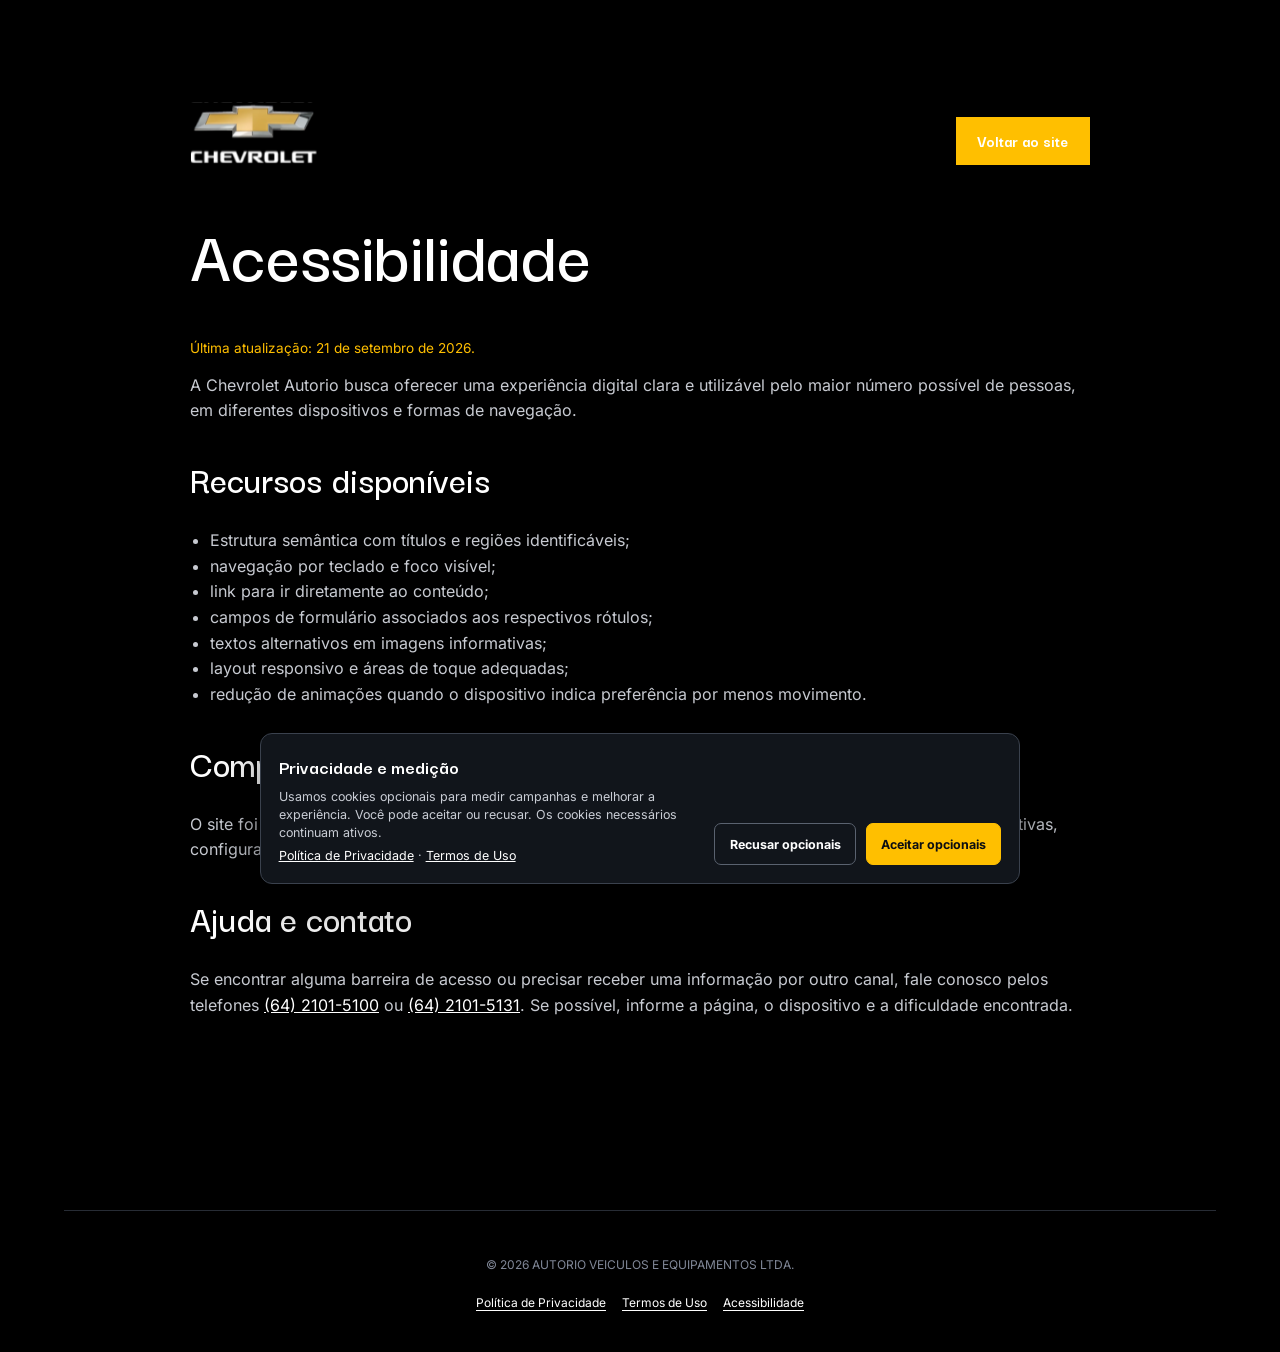
<file: acessibilidade.html>
<!DOCTYPE html>
<html lang="pt-BR">
<head>
  <meta charset="utf-8">
  <meta name="viewport" content="width=device-width, initial-scale=1, viewport-fit=cover">
  <title>Acessibilidade | Chevrolet Autorio</title>
  <meta name="description" content="Recursos e compromisso de acessibilidade digital da Chevrolet Autorio.">
  <meta name="robots" content="index,follow">
  <meta name="theme-color" content="#000000">
  <link rel="canonical" href="https://autorioconcessionaria.com.br/acessibilidade.html">
  <link rel="icon" type="image/svg+xml" href="/ofertas/images-ofertas/favicon.svg">
  <link rel="apple-touch-icon" href="/ofertas/images-ofertas/favicon.svg">
  <link rel="stylesheet" href="assets/css/style.css?v=20260921">
  <script src="assets/js/gtm.js?v=20260923-clarity2"></script>
</head>
<body>
  <a class="skip-link" href="#conteudo">Ir para o conteúdo</a>
  <main id="conteudo" class="legal-page">
    <header class="legal-page__header"><a href="./" aria-label="Voltar ao início"><img src="assets/images/logo-chevrolet.svg" width="158" height="74" alt="Chevrolet Autorio"></a><a class="button" href="./">Voltar ao site</a></header>
    <h1>Acessibilidade</h1>
    <p class="legal-page__updated">Última atualização: 21 de setembro de 2026.</p>
    <p>A Chevrolet Autorio busca oferecer uma experiência digital clara e utilizável pelo maior número possível de pessoas, em diferentes dispositivos e formas de navegação.</p>

    <h2>Recursos disponíveis</h2>
    <ul><li>Estrutura semântica com títulos e regiões identificáveis;</li><li>navegação por teclado e foco visível;</li><li>link para ir diretamente ao conteúdo;</li><li>campos de formulário associados aos respectivos rótulos;</li><li>textos alternativos em imagens informativas;</li><li>layout responsivo e áreas de toque adequadas;</li><li>redução de animações quando o dispositivo indica preferência por menos movimento.</li></ul>

    <h2>Compatibilidade</h2>
    <p>O site foi preparado para navegadores modernos em computadores e dispositivos móveis. Tecnologias assistivas, configurações personalizadas e extensões podem produzir experiências diferentes.</p>

    <h2>Ajuda e contato</h2>
    <p>Se encontrar alguma barreira de acesso ou precisar receber uma informação por outro canal, fale conosco pelos telefones <a href="tel:+556421015100">(64) 2101-5100</a> ou <a href="tel:+556421015131">(64) 2101-5131</a>. Se possível, informe a página, o dispositivo e a dificuldade encontrada.</p>
  </main>
  <footer class="footer shell"><p>© 2026 AUTORIO VEICULOS E EQUIPAMENTOS LTDA.</p><nav class="footer-links" aria-label="Informações legais"><a href="politica-de-privacidade.html">Política de Privacidade</a><a href="termos-de-uso.html">Termos de Uso</a><a href="acessibilidade.html" aria-current="page">Acessibilidade</a></nav></footer>
  <script src="assets/js/app.js?v=20260921" defer></script>
</body>
</html>
</file>
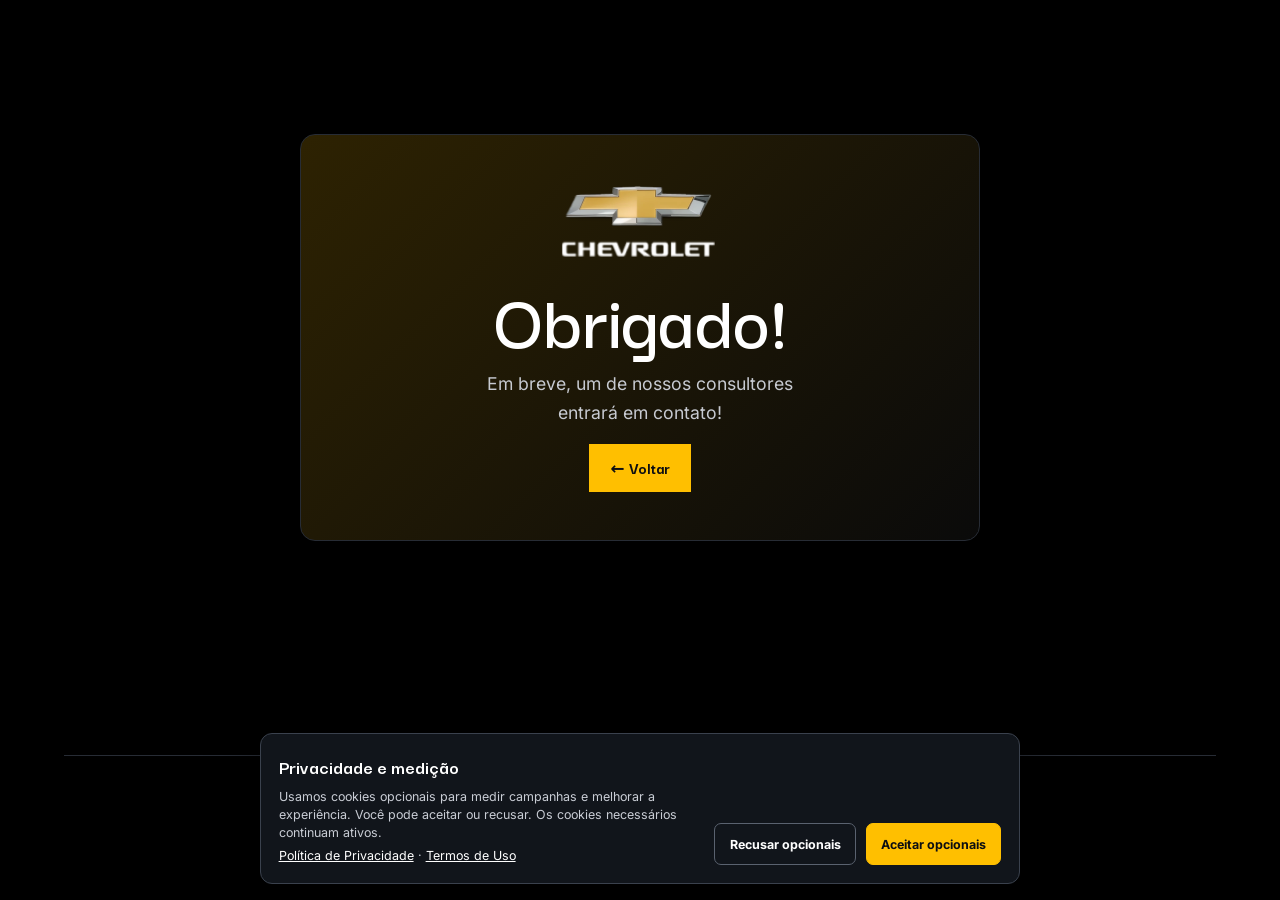
<file: obrigado.html>
<!DOCTYPE html>
<html lang="pt-BR"><head><meta charset="utf-8"><meta name="viewport" content="width=device-width, initial-scale=1, viewport-fit=cover"><title>Obrigado! | Chevrolet Autorio</title><meta name="description" content="Recebemos sua solicitação. Em breve, um consultor da Chevrolet Autorio entrará em contato."><meta name="robots" content="noindex,follow"><meta name="theme-color" content="#000000"><link rel="canonical" href="https://autorioconcessionaria.com.br/obrigado.html"><link rel="icon" type="image/svg+xml" href="/ofertas/images-ofertas/favicon.svg"><link rel="apple-touch-icon" href="/ofertas/images-ofertas/favicon.svg"><link rel="stylesheet" href="assets/css/style.css?v=20260921"><script src="assets/js/gtm.js?v=20260923-clarity2"></script></head>
<body data-thank-you-event="autorio_thank_you"><main class="message-page"><div class="message-page__card"><img src="assets/images/logo-chevrolet.svg" width="158" height="74" alt="Chevrolet"><h1>Obrigado!</h1><p>Em breve, um de nossos consultores<br>entrará em contato!</p><a class="button" href="./">← Voltar</a></div></main><footer class="footer shell"><p>© 2026 AUTORIO VEICULOS E EQUIPAMENTOS LTDA. Todos os direitos reservados.</p><nav class="footer-links" aria-label="Informações legais"><a href="politica-de-privacidade.html">Política de Privacidade</a><a href="termos-de-uso.html">Termos de Uso</a><a href="acessibilidade.html">Acessibilidade</a></nav></footer><script src="assets/js/app.js?v=20260921" defer></script></body></html>
</file>
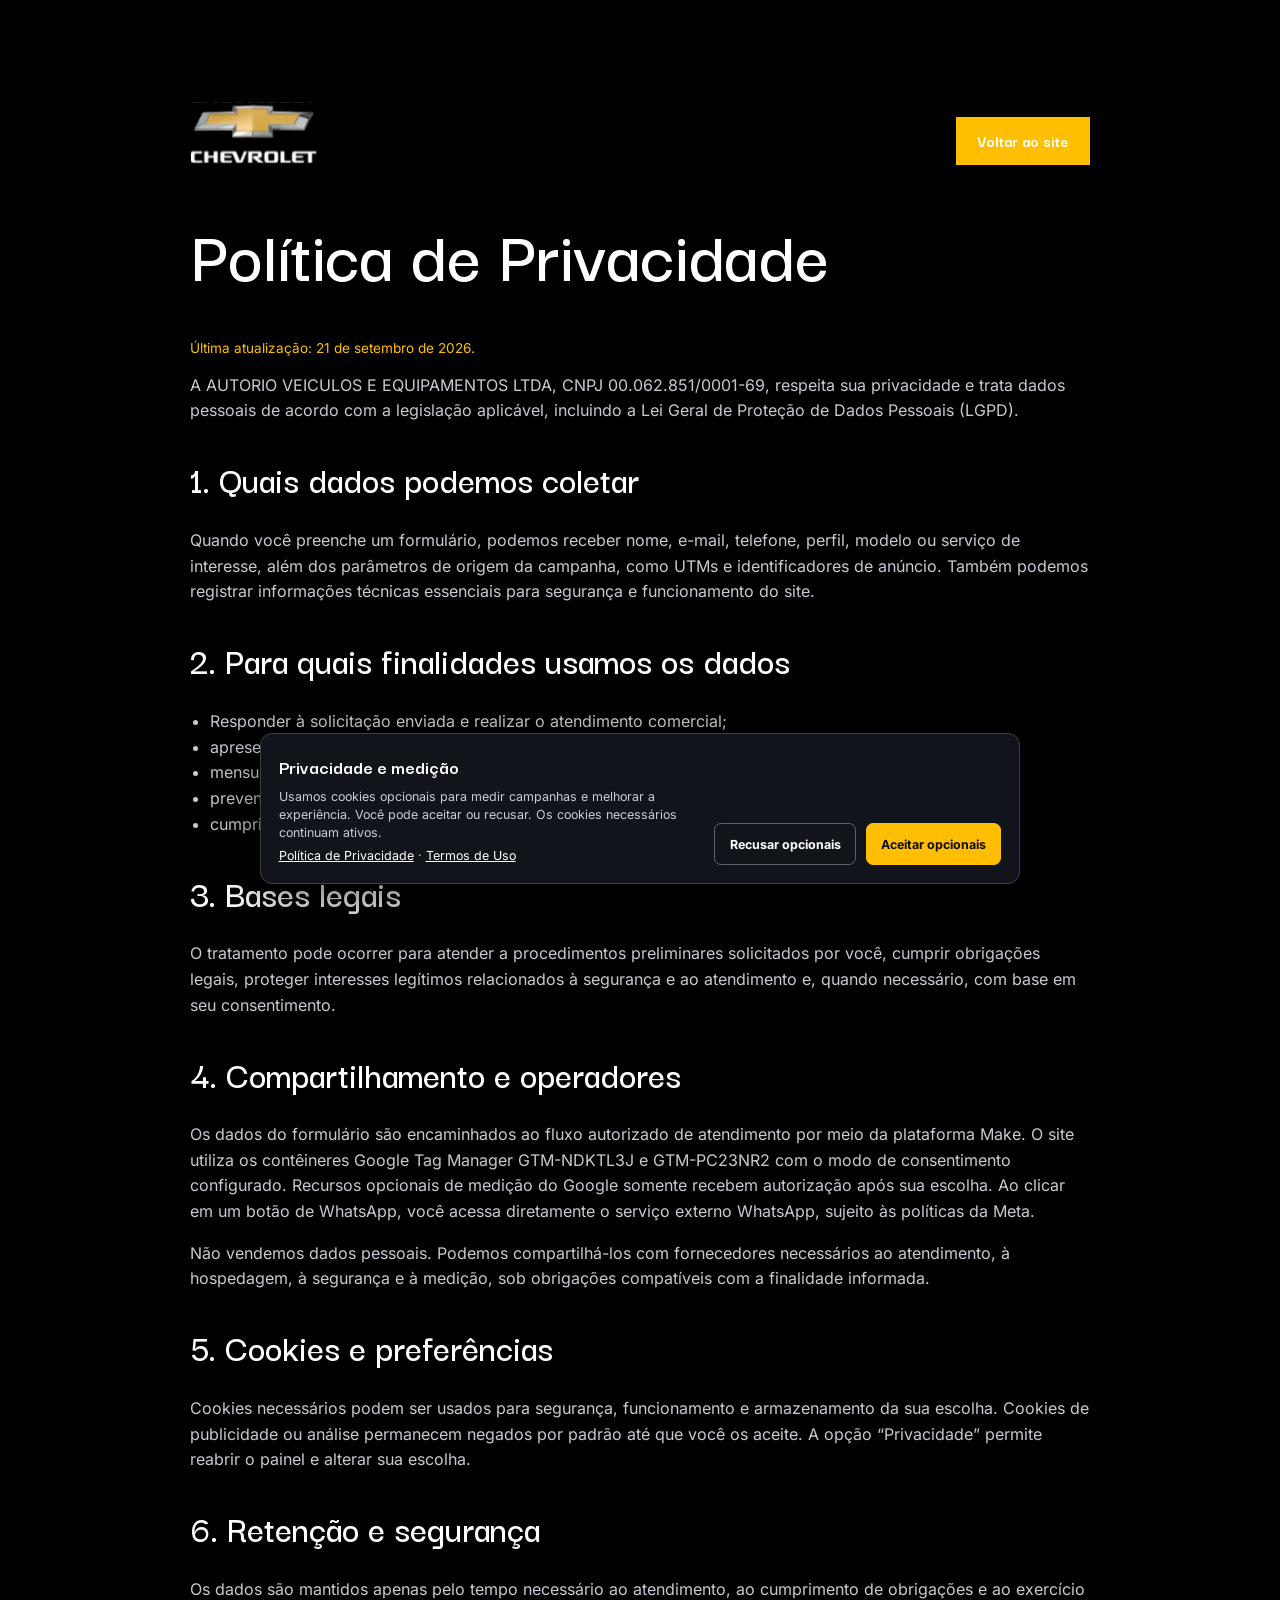
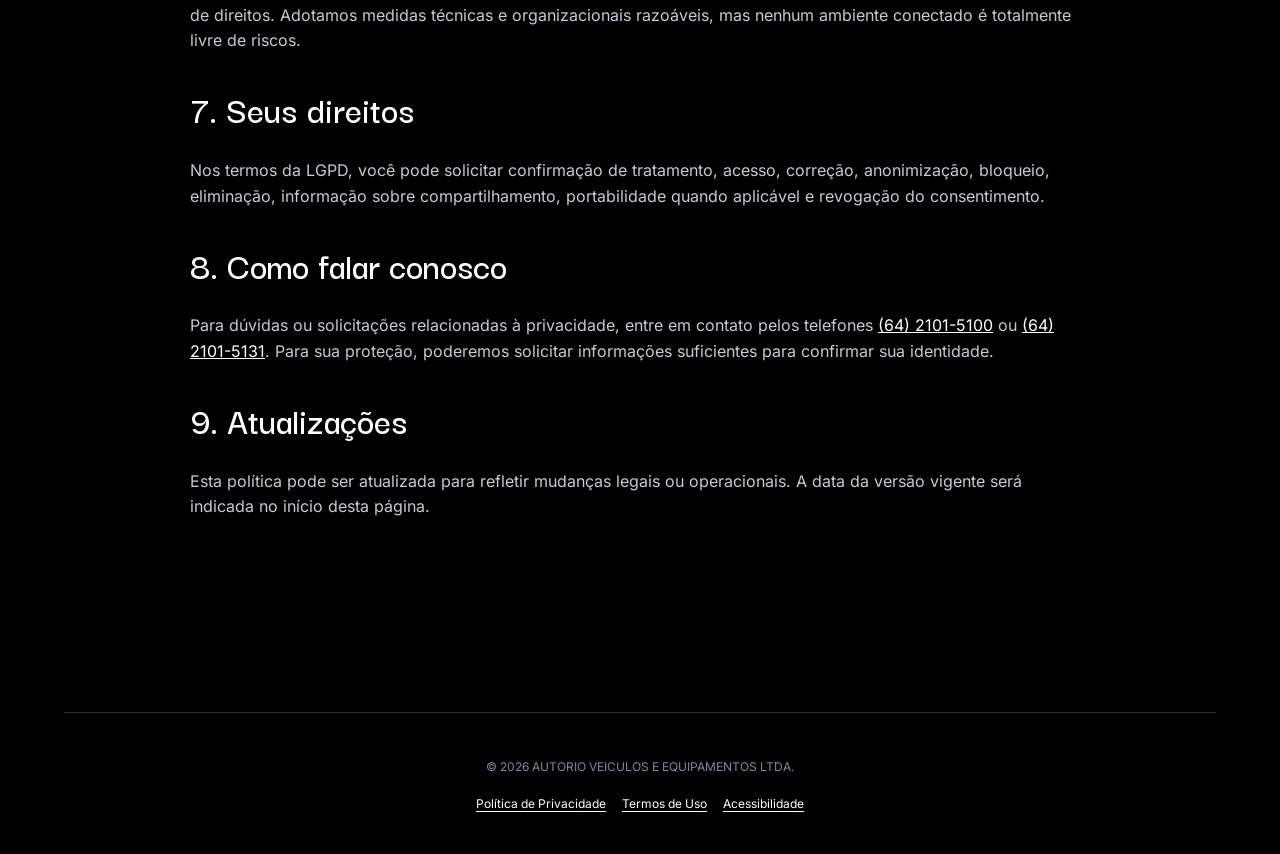
<file: politica-de-privacidade.html>
<!DOCTYPE html>
<html lang="pt-BR">
<head>
  <meta charset="utf-8">
  <meta name="viewport" content="width=device-width, initial-scale=1, viewport-fit=cover">
  <title>Política de Privacidade | Chevrolet Autorio</title>
  <meta name="description" content="Saiba como a Chevrolet Autorio trata os dados pessoais enviados em seus formulários e canais de atendimento.">
  <meta name="robots" content="index,follow">
  <meta name="theme-color" content="#000000">
  <link rel="canonical" href="https://autorioconcessionaria.com.br/politica-de-privacidade.html">
  <link rel="icon" type="image/svg+xml" href="/ofertas/images-ofertas/favicon.svg">
  <link rel="apple-touch-icon" href="/ofertas/images-ofertas/favicon.svg">
  <link rel="stylesheet" href="assets/css/style.css?v=20260921">
  <script src="assets/js/gtm.js?v=20260923-clarity2"></script>
</head>
<body>
  <a class="skip-link" href="#conteudo">Ir para o conteúdo</a>
  <main id="conteudo" class="legal-page">
    <header class="legal-page__header"><a href="./" aria-label="Voltar ao início"><img src="assets/images/logo-chevrolet.svg" width="158" height="74" alt="Chevrolet Autorio"></a><a class="button" href="./">Voltar ao site</a></header>
    <h1>Política de Privacidade</h1>
    <p class="legal-page__updated">Última atualização: 21 de setembro de 2026.</p>
    <p>A AUTORIO VEICULOS E EQUIPAMENTOS LTDA, CNPJ 00.062.851/0001-69, respeita sua privacidade e trata dados pessoais de acordo com a legislação aplicável, incluindo a Lei Geral de Proteção de Dados Pessoais (LGPD).</p>

    <h2>1. Quais dados podemos coletar</h2>
    <p>Quando você preenche um formulário, podemos receber nome, e-mail, telefone, perfil, modelo ou serviço de interesse, além dos parâmetros de origem da campanha, como UTMs e identificadores de anúncio. Também podemos registrar informações técnicas essenciais para segurança e funcionamento do site.</p>

    <h2>2. Para quais finalidades usamos os dados</h2>
    <ul><li>Responder à solicitação enviada e realizar o atendimento comercial;</li><li>apresentar informações sobre veículos, serviços, condições e elegibilidade;</li><li>mensurar campanhas e melhorar a experiência, quando houver consentimento para cookies opcionais;</li><li>prevenir fraude, abuso e envios automatizados;</li><li>cumprir obrigações legais e exercer direitos.</li></ul>

    <h2>3. Bases legais</h2>
    <p>O tratamento pode ocorrer para atender a procedimentos preliminares solicitados por você, cumprir obrigações legais, proteger interesses legítimos relacionados à segurança e ao atendimento e, quando necessário, com base em seu consentimento.</p>

    <h2>4. Compartilhamento e operadores</h2>
    <p>Os dados do formulário são encaminhados ao fluxo autorizado de atendimento por meio da plataforma Make. O site utiliza os contêineres Google Tag Manager GTM-NDKTL3J e GTM-PC23NR2 com o modo de consentimento configurado. Recursos opcionais de medição do Google somente recebem autorização após sua escolha. Ao clicar em um botão de WhatsApp, você acessa diretamente o serviço externo WhatsApp, sujeito às políticas da Meta.</p>
    <p>Não vendemos dados pessoais. Podemos compartilhá-los com fornecedores necessários ao atendimento, à hospedagem, à segurança e à medição, sob obrigações compatíveis com a finalidade informada.</p>

    <h2>5. Cookies e preferências</h2>
    <p>Cookies necessários podem ser usados para segurança, funcionamento e armazenamento da sua escolha. Cookies de publicidade ou análise permanecem negados por padrão até que você os aceite. A opção “Privacidade” permite reabrir o painel e alterar sua escolha.</p>

    <h2>6. Retenção e segurança</h2>
    <p>Os dados são mantidos apenas pelo tempo necessário ao atendimento, ao cumprimento de obrigações e ao exercício de direitos. Adotamos medidas técnicas e organizacionais razoáveis, mas nenhum ambiente conectado é totalmente livre de riscos.</p>

    <h2>7. Seus direitos</h2>
    <p>Nos termos da LGPD, você pode solicitar confirmação de tratamento, acesso, correção, anonimização, bloqueio, eliminação, informação sobre compartilhamento, portabilidade quando aplicável e revogação do consentimento.</p>

    <h2>8. Como falar conosco</h2>
    <p>Para dúvidas ou solicitações relacionadas à privacidade, entre em contato pelos telefones <a href="tel:+556421015100">(64) 2101-5100</a> ou <a href="tel:+556421015131">(64) 2101-5131</a>. Para sua proteção, poderemos solicitar informações suficientes para confirmar sua identidade.</p>

    <h2>9. Atualizações</h2>
    <p>Esta política pode ser atualizada para refletir mudanças legais ou operacionais. A data da versão vigente será indicada no início desta página.</p>
  </main>
  <footer class="footer shell"><p>© 2026 AUTORIO VEICULOS E EQUIPAMENTOS LTDA.</p><nav class="footer-links" aria-label="Informações legais"><a href="politica-de-privacidade.html" aria-current="page">Política de Privacidade</a><a href="termos-de-uso.html">Termos de Uso</a><a href="acessibilidade.html">Acessibilidade</a></nav></footer>
  <script src="assets/js/app.js?v=20260921" defer></script>
</body>
</html>
</file>
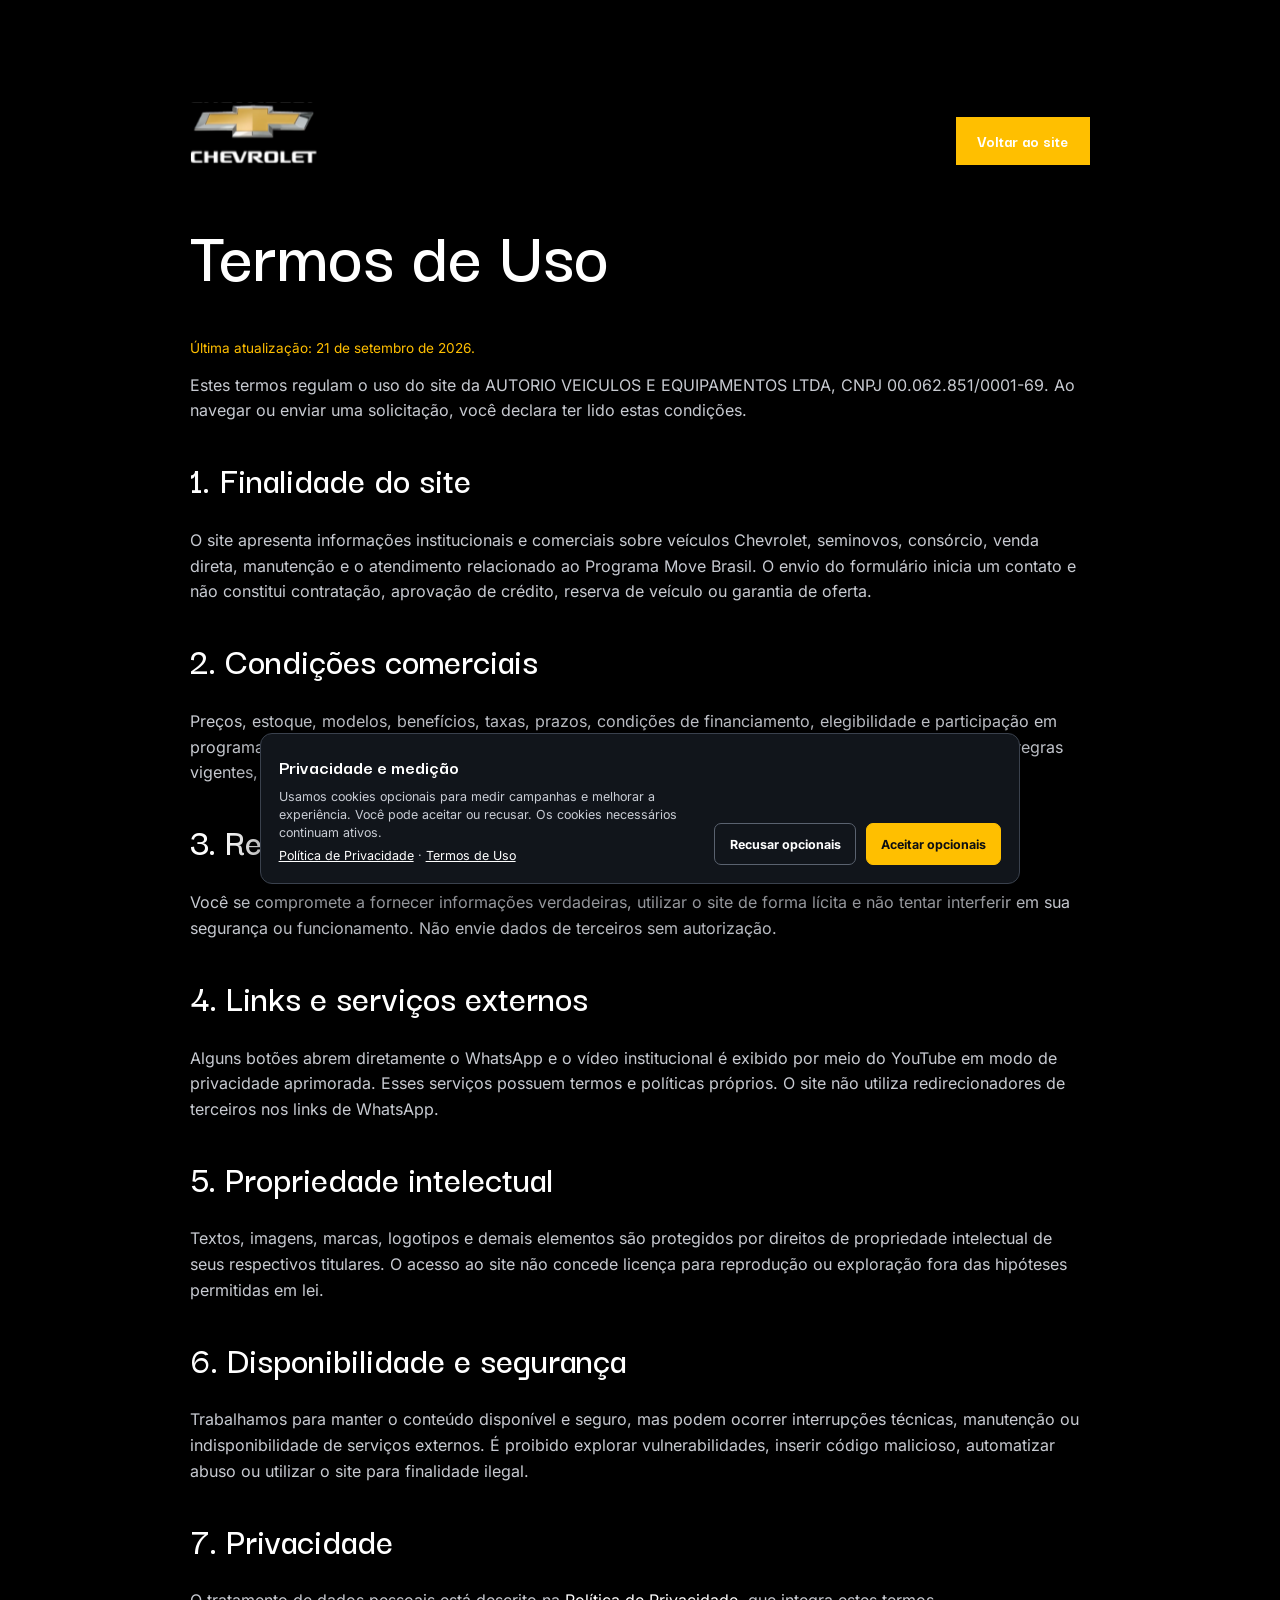
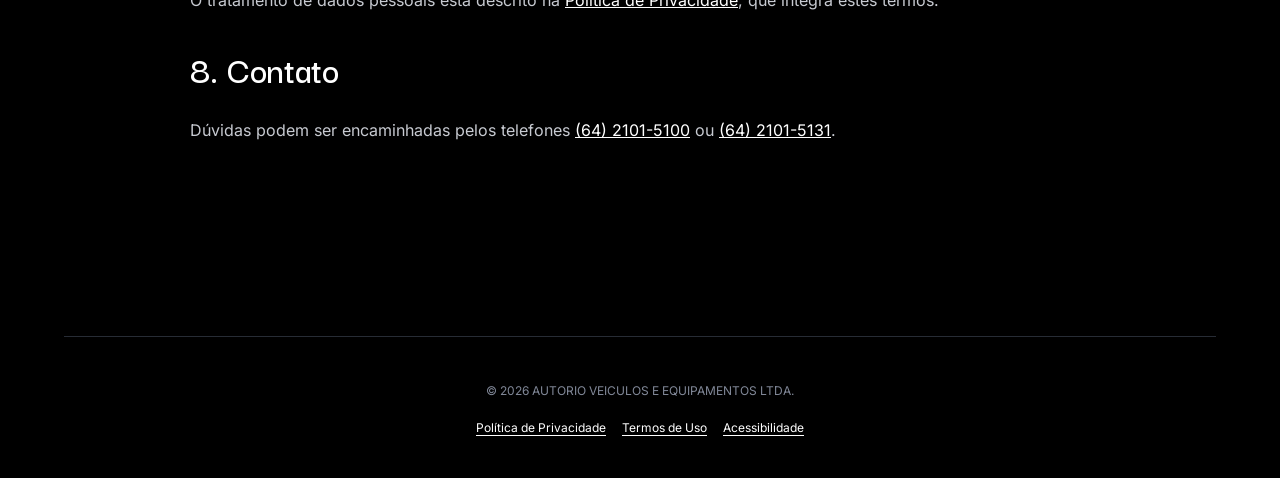
<file: termos-de-uso.html>
<!DOCTYPE html>
<html lang="pt-BR">
<head>
  <meta charset="utf-8">
  <meta name="viewport" content="width=device-width, initial-scale=1, viewport-fit=cover">
  <title>Termos de Uso | Chevrolet Autorio</title>
  <meta name="description" content="Termos aplicáveis ao uso do site e das landing pages da Chevrolet Autorio.">
  <meta name="robots" content="index,follow">
  <meta name="theme-color" content="#000000">
  <link rel="canonical" href="https://autorioconcessionaria.com.br/termos-de-uso.html">
  <link rel="icon" type="image/svg+xml" href="/ofertas/images-ofertas/favicon.svg">
  <link rel="apple-touch-icon" href="/ofertas/images-ofertas/favicon.svg">
  <link rel="stylesheet" href="assets/css/style.css?v=20260921">
  <script src="assets/js/gtm.js?v=20260923-clarity2"></script>
</head>
<body>
  <a class="skip-link" href="#conteudo">Ir para o conteúdo</a>
  <main id="conteudo" class="legal-page">
    <header class="legal-page__header"><a href="./" aria-label="Voltar ao início"><img src="assets/images/logo-chevrolet.svg" width="158" height="74" alt="Chevrolet Autorio"></a><a class="button" href="./">Voltar ao site</a></header>
    <h1>Termos de Uso</h1>
    <p class="legal-page__updated">Última atualização: 21 de setembro de 2026.</p>
    <p>Estes termos regulam o uso do site da AUTORIO VEICULOS E EQUIPAMENTOS LTDA, CNPJ 00.062.851/0001-69. Ao navegar ou enviar uma solicitação, você declara ter lido estas condições.</p>

    <h2>1. Finalidade do site</h2>
    <p>O site apresenta informações institucionais e comerciais sobre veículos Chevrolet, seminovos, consórcio, venda direta, manutenção e o atendimento relacionado ao Programa Move Brasil. O envio do formulário inicia um contato e não constitui contratação, aprovação de crédito, reserva de veículo ou garantia de oferta.</p>

    <h2>2. Condições comerciais</h2>
    <p>Preços, estoque, modelos, benefícios, taxas, prazos, condições de financiamento, elegibilidade e participação em programas podem mudar e dependem de confirmação pela equipe responsável. Propostas estão sujeitas às regras vigentes, à disponibilidade e, quando aplicável, à análise de crédito.</p>

    <h2>3. Responsabilidades do usuário</h2>
    <p>Você se compromete a fornecer informações verdadeiras, utilizar o site de forma lícita e não tentar interferir em sua segurança ou funcionamento. Não envie dados de terceiros sem autorização.</p>

    <h2>4. Links e serviços externos</h2>
    <p>Alguns botões abrem diretamente o WhatsApp e o vídeo institucional é exibido por meio do YouTube em modo de privacidade aprimorada. Esses serviços possuem termos e políticas próprios. O site não utiliza redirecionadores de terceiros nos links de WhatsApp.</p>

    <h2>5. Propriedade intelectual</h2>
    <p>Textos, imagens, marcas, logotipos e demais elementos são protegidos por direitos de propriedade intelectual de seus respectivos titulares. O acesso ao site não concede licença para reprodução ou exploração fora das hipóteses permitidas em lei.</p>

    <h2>6. Disponibilidade e segurança</h2>
    <p>Trabalhamos para manter o conteúdo disponível e seguro, mas podem ocorrer interrupções técnicas, manutenção ou indisponibilidade de serviços externos. É proibido explorar vulnerabilidades, inserir código malicioso, automatizar abuso ou utilizar o site para finalidade ilegal.</p>

    <h2>7. Privacidade</h2>
    <p>O tratamento de dados pessoais está descrito na <a href="politica-de-privacidade.html">Política de Privacidade</a>, que integra estes termos.</p>

    <h2>8. Contato</h2>
    <p>Dúvidas podem ser encaminhadas pelos telefones <a href="tel:+556421015100">(64) 2101-5100</a> ou <a href="tel:+556421015131">(64) 2101-5131</a>.</p>
  </main>
  <footer class="footer shell"><p>© 2026 AUTORIO VEICULOS E EQUIPAMENTOS LTDA.</p><nav class="footer-links" aria-label="Informações legais"><a href="politica-de-privacidade.html">Política de Privacidade</a><a href="termos-de-uso.html" aria-current="page">Termos de Uso</a><a href="acessibilidade.html">Acessibilidade</a></nav></footer>
  <script src="assets/js/app.js?v=20260921" defer></script>
</body>
</html>
</file>
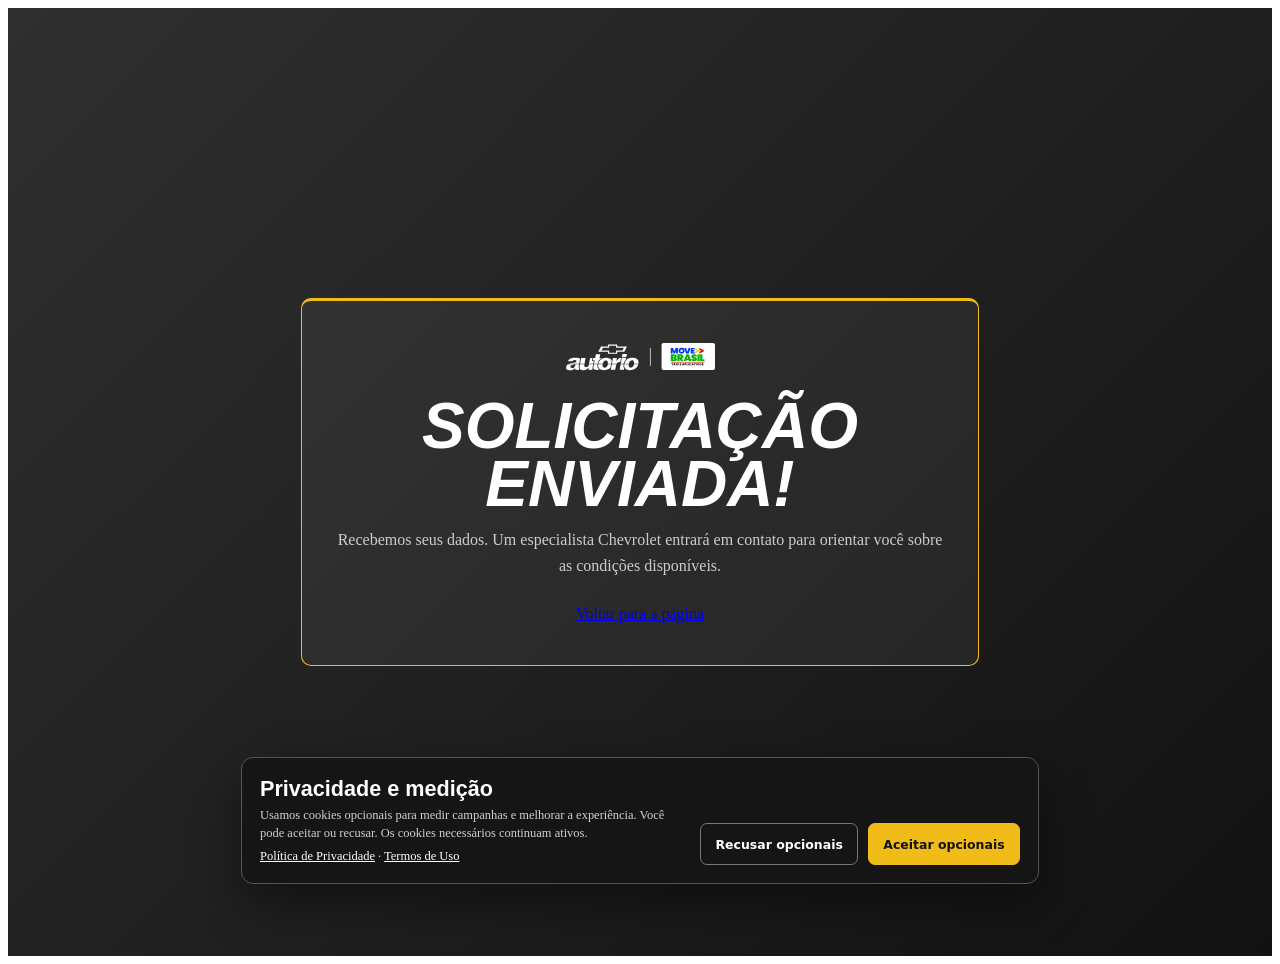
<file: move-brasil/obrigado.html>
<!doctype html>
<html lang="pt-BR">
<head>
  <meta charset="utf-8">
  <meta name="viewport" content="width=device-width,initial-scale=1,viewport-fit=cover">
  <title>Solicitação enviada | Move Brasil Chevrolet</title>
  <meta name="robots" content="noindex,nofollow">
  <meta name="theme-color" content="#121212">
  <link rel="icon" type="image/svg+xml" href="/ofertas/images-ofertas/favicon.svg">
  <link rel="apple-touch-icon" href="/ofertas/images-ofertas/favicon.svg">
  <link rel="stylesheet" href="assets/css/style.css?v=20260921">
  <script src="assets/js/gtm.js?v=20260923-clarity2"></script>
</head>
<body class="thank-you-page" data-thank-you-event="move_brasil_thank_you">
  <main class="message-page"><div class="message-card"><img src="assets/images/logo-move-brasil-chevrolet.svg" width="219" height="42" alt="Move Brasil Chevrolet"><h1>Solicitação enviada!</h1><p>Recebemos seus dados. Um especialista Chevrolet entrará em contato para orientar você sobre as condições disponíveis.</p><a class="button" href="./">Voltar para a página</a></div></main>
  <script src="assets/js/app.js?v=20260921" defer></script>
</body>
</html>
</file>
<file: move-brasil/assets/css/style.css>
:root{--ink:#1a1a1a;--muted:#4d4d4d;--blue:#0077d9;--gold:#f2bc18;--soft:#f2f2f2;--dark:#2f2f2f;--footer:#121212;--shell:min(90%,1180px);--wide:min(calc(100% - 48px),1600px);--display:"Darker Grotesque",sans-serif;--body:"Open Sans",system-ui,-apple-system,"Segoe UI",sans-serif}
.shell-wide{width:var(--wide);margin-inline:auto}.tracking-frame{position:absolute;width:0;height:0;border:0;visibility:hidden}.sr-only,.honeypot{position:absolute!important;width:1px!important;height:1px!important;padding:0!important;margin:-1px!important;overflow:hidden!important;clip:rect(0,0,0,0)!important;white-space:nowrap!important;border:0!important}
a:focus-visible,button:focus-visible,input:focus-visible,select:focus-visible,summary:focus-visible{outline:3px solid #79bfff;outline-offset:3px}.highlights{background:#1a1a1a}.highlights-grid{display:grid;gap:24px;padding-block:30px}.highlight{display:flex;min-height:54px;align-items:center;gap:15px}.highlight img{flex:0 0 44px;width:44px;height:44px}.highlight h2{margin:0;color:#f5f5f5;font-size:.875rem;font-weight:600;line-height:1.3}.section{padding-block:72px}.eyebrow{margin-bottom:14px;color:#262626;font-size:.75rem;font-weight:700;text-transform:uppercase;letter-spacing:.05em}.eyebrow::before{content:"--- ";color:var(--gold)}.section h2,.faq h2{margin-bottom:18px;font:italic 600 clamp(2.25rem,10vw,3rem)/.9 var(--display);letter-spacing:-1.4px;text-transform:uppercase;text-wrap:balance}.section p{color:var(--muted);font-size:.875rem}.section-lead{max-width:700px}.split{display:grid;gap:40px}.section-copy{align-self:center}.section-copy .button{margin-top:14px}.intro-image{width:100%;border-radius:10px;box-shadow:0 0 70px 14px rgba(0,0,0,.18)}.check-list,.small-check-list{display:grid;gap:12px;margin:24px 0 0;padding:0;list-style:none}.check-list li,.small-check-list li{position:relative;padding-left:34px;color:#262626;font-size:.875rem}.check-list li::before,.small-check-list li::before{content:"";position:absolute;left:0;top:.05em;width:24px;height:24px;background:url("../images/icone-check-amarelo.svg") center/contain no-repeat}.eligibility{border-block:1px solid rgba(0,0,0,.23)}.section-centered{text-align:center}.section-centered .section-lead{margin-inline:auto}.eligibility-grid{display:grid;gap:16px;margin:28px auto;width:min(100%,780px);text-align:left}.eligibility-card{display:flex;min-height:100%;flex-direction:column;align-items:center;padding:28px 24px;border:1px solid #262626;border-top-width:2px;border-radius:10px;background:#fff;transition:transform .35s,box-shadow .35s}.eligibility-card:hover{transform:translateY(-3px);box-shadow:0 15px 36px rgba(0,0,0,.08)}.eligibility-card img{width:52px;height:52px;margin-bottom:16px}.eligibility-card h3{margin-bottom:12px;text-align:center;font-size:1rem}.small-check-list{align-self:stretch;margin-top:auto}.small-check-list li{padding-left:30px}.small-check-list li::before{top:.15em;width:22px;height:22px;background-image:url("../images/icone-check-cinza.svg")}.models{background:var(--soft)}.models-grid{display:grid;gap:14px;margin:30px 0}.model-card{display:flex;min-height:100%;flex-direction:column;padding:20px;background:#fff;text-align:center}.model-card img{width:100%;aspect-ratio:8/5;object-fit:contain}.model-card h3{margin:12px 0 8px;font-size:1.25rem}.model-card p{margin:0;font-size:.875rem}.process .section-copy{align-self:start}.steps{display:grid;gap:24px;margin:0;padding:0;list-style:none;counter-reset:steps}.steps li{display:grid;grid-template-columns:54px 1fr;align-items:center;gap:15px;counter-increment:steps}.steps img{width:54px;height:54px}.steps h3{margin:0 0 5px;font-size:1rem}.steps p{margin:0}.advantages{background:#2f2f2f}.eyebrow-light{color:var(--gold)}.light-title{color:#fff}.light-lead,.section .light-lead{max-width:830px;color:#ccc}.advantages-grid{display:grid;gap:15px;margin-top:30px}.advantage-card{display:flex;min-height:100%;flex-direction:column;align-items:center;padding:28px 22px;border:1px solid var(--gold);border-top-width:3px;border-radius:10px;background:rgba(255,255,255,.05);text-align:center;transition:transform .4s,background .4s}.advantage-card:hover{transform:translateY(-3px) scale(1.01);background:rgba(255,255,255,.075)}.advantage-card img{width:52px;height:52px;margin-bottom:15px}.advantage-card h3{margin:0 0 12px;color:#fff;font-size:1rem}.advantage-card p{margin:0;color:#ccc}.faq-list{display:grid;gap:15px;margin-top:30px}.faq details{overflow:hidden;border:1px solid #e6e6e6;border-radius:10px;background:#fff}.faq summary{display:flex;min-height:68px;align-items:center;justify-content:space-between;gap:20px;padding:20px 22px;color:#1a1a1a;font-size:1rem;font-weight:600;cursor:pointer;list-style:none;transition:color .2s}.faq summary::-webkit-details-marker{display:none}.faq summary span{position:relative;flex:0 0 16px;width:16px;height:16px}.faq summary span::before,.faq summary span::after{content:"";position:absolute;top:7px;left:1px;width:14px;height:2px;background:#444;transition:transform .25s}.faq summary span::after{transform:rotate(90deg)}.faq details[open] summary{color:#d29625}.faq details[open] summary span::after{transform:rotate(0)}.faq details p{margin:0;padding:0 22px 22px;color:#333}.contact{background:linear-gradient(135deg,#2f2f2f,#121212)}.contact-grid{display:grid;gap:40px}.check-list-light li{color:#f2f2f2}.lead-form{display:grid;align-self:start;gap:14px;padding:28px 22px;border:1px solid var(--gold);border-top-width:3px;border-radius:10px;background:rgba(255,255,255,.05);transition:transform .4s}.lead-form:hover{transform:translateY(-3px)}.field{display:grid;gap:6px}.field label{color:#dadada;font-size:.875rem}.field input,.field select{width:100%;min-height:48px;padding:11px 13px;border:1px solid transparent;border-radius:2px;background:#3a3a3a;color:#fff;font:400 1rem var(--body)}.field select{appearance:auto}.field input:focus,.field select:focus{border-color:#79bfff}.form-submit{width:100%;margin-top:2px}.form-submit:disabled{opacity:.65;cursor:wait}.form-status{min-height:1.4em;margin:0!important;color:#ddd!important;font-size:.875rem!important}.form-status.is-error{color:#ffb4b4!important}.form-status.is-success{color:#9ff6a4!important}.footer{background:var(--footer);color:#818898}.footer-main{display:grid;gap:40px;padding-block:72px 42px;border-bottom:1px solid rgba(255,255,255,.16)}.footer-brand img{width:86px;margin-bottom:18px}.footer p{margin:0;color:#818898;font-size:.8125rem}.footer-brand p{max-width:470px;color:#ccc}.legal h2{margin:0 0 12px;color:#ccc;font-size:.875rem;text-transform:uppercase}.legal p{color:#ccc}.footer-bottom{display:flex;flex-direction:column;gap:8px;padding-block:28px 22px;text-align:center}.footer a{color:inherit}.reveal{transition:opacity .75s ease,transform .75s cubic-bezier(.2,.65,.2,1)}.reveal-pending{opacity:0;transform:translateY(28px)}.reveal-pending.reveal-right{transform:translateX(28px)}.reveal-pending.is-visible{opacity:1;transform:none}
@media (min-width:560px){.hero-actions{flex-direction:row;width:auto}.hero-actions .button{width:auto}.models-grid{grid-template-columns:repeat(2,1fr)}.advantages-grid{grid-template-columns:repeat(2,1fr)}.footer-bottom{align-items:center}}
@media (min-width:768px){.header-inner{flex-direction:row;justify-content:space-between;padding:20px 40px}.brand img{width:146px}.header-actions{flex-direction:row;align-items:center;gap:34px}.main-nav{display:flex;gap:34px}.main-nav a{color:#fff;font-size:1rem;font-weight:700;text-decoration:none;transition:color .25s}.main-nav a:hover,.main-nav a:focus-visible{color:var(--gold)}.header-button{font-size:1rem}.hero{display:flex;min-height:750px;align-items:center;padding-block:80px;background-color:#000;background-image:linear-gradient(rgba(0,0,0,.5),rgba(0,0,0,.5)),image-set(url("../images/hero-move-brasil-1536.webp") 1x,url("../images/hero-move-brasil.webp") 2x);background-position:center;background-size:cover}.hero h1{max-width:703px;font-size:3.75rem;letter-spacing:-3.2px}.hero-copy{max-width:496px;font-size:1.125rem}.hero-mobile-image{display:none}.button{font-size:1rem}.highlights-grid{grid-template-columns:repeat(4,1fr)}.highlight{justify-content:center}.section{padding-block:100px}.split{grid-template-columns:repeat(2,minmax(0,1fr));gap:40px}.section h2,.faq h2{font-size:2.75rem}.eligibility-grid{grid-template-columns:repeat(2,1fr);margin-block:40px}.models-grid{grid-template-columns:repeat(6,1fr);gap:16px}.model-card{grid-column:span 2;padding:30px;text-align:left}.model-card:nth-child(4){grid-column:2/span 2}.model-card:nth-child(5){grid-column:4/span 2}.process .section-copy{position:sticky;top:40px}.steps{gap:30px}.advantages-grid{grid-template-columns:repeat(4,1fr);margin-top:40px}.advantage-card{align-items:flex-start;padding:30px;text-align:left}.faq-list{width:70%;margin-top:38px}.contact-grid{grid-template-columns:repeat(2,minmax(0,1fr))}.lead-form{padding:30px}.footer-main{grid-template-columns:repeat(2,minmax(0,1fr));padding-block:100px 50px}.footer-bottom{padding-block:36px 20px}}
@media (min-width:1200px){.header-actions{gap:54px}.main-nav{gap:35px}.hero h1{font-size:3.75rem}.models-grid{gap:0}.process{gap:80px}.advantage-card h3{font-size:1.125rem}.footer-bottom{flex-direction:row;justify-content:space-between;text-align:left}}
@media (min-width:1800px){:root{--shell:min(82%,1440px)}.section h2,.faq h2{font-size:3.2rem}.hero h1{font-size:4.25rem;max-width:820px}.hero-copy{max-width:600px}.model-card{padding:36px}.section p{font-size:1rem}}
@media (max-width:767px){.highlight{justify-content:flex-start}.eligibility-card:hover,.advantage-card:hover,.lead-form:hover{transform:none}.footer-main{text-align:center}.footer-brand img{margin-inline:auto}}
@media (prefers-reduced-motion:reduce){html{scroll-behavior:auto}*,*::before,*::after{scroll-behavior:auto!important;transition-duration:.001ms!important;animation-duration:.001ms!important}.reveal-pending{opacity:1;transform:none}}
.footer-bottom{flex-direction:column;align-items:center;justify-content:center;gap:6px;padding-block:34px 24px;text-align:center}.footer-bottom p{max-width:920px;text-wrap:balance}.footer-bottom p:last-child{margin-top:5px}
.models-grid{gap:20px}.model-card{overflow:hidden;border:1px solid #dedede;border-radius:8px}
.faq{text-align:center}.faq .section-lead{margin-inline:auto}.faq-list{margin-inline:auto;text-align:left}
.form-consent{display:flex;align-items:flex-start;gap:.65rem;color:#ddd;font-size:.78rem;line-height:1.45;cursor:pointer}.form-consent input{flex:0 0 auto;width:18px;height:18px;margin-top:.1rem;accent-color:var(--gold)}.form-consent a,.footer-links a{color:#fff;text-decoration:underline;text-underline-offset:3px}.footer-links{display:flex;flex-wrap:wrap;justify-content:center;gap:.35rem 1rem;margin:.35rem 0}.consent-panel{position:fixed;z-index:1000;right:1rem;bottom:1rem;left:1rem;display:grid;max-width:760px;margin-inline:auto;gap:1rem;padding:1.1rem;border:1px solid #555;border-radius:12px;background:#151515;color:#fff;box-shadow:0 18px 50px rgba(0,0,0,.45)}.consent-panel[hidden],.privacy-preferences[hidden]{display:none}.consent-panel strong{font-family:var(--display);font-size:1.35rem}.consent-panel p{margin:.3rem 0 0;color:#d0d0d0;font-size:.78rem;line-height:1.45}.consent-panel a{color:#fff}.consent-panel__actions{display:flex;flex-wrap:wrap;align-items:center;gap:.6rem}.consent-panel button,.privacy-preferences{min-height:42px;padding:.55rem .9rem;border:1px solid #777;border-radius:7px;background:transparent;color:#fff;font:700 .78rem var(--body);cursor:pointer}.consent-panel button.is-primary{border-color:var(--gold);background:var(--gold);color:#111}.privacy-preferences{position:fixed;z-index:900;bottom:1rem;left:1rem;min-height:38px;background:#151515;box-shadow:0 8px 24px rgba(0,0,0,.35)}
@media (min-width:700px){.consent-panel{grid-template-columns:1fr auto;align-items:end}.consent-panel__actions{justify-content:flex-end}}
.message-page{display:grid;min-height:100svh;place-items:center;padding:24px;background:linear-gradient(135deg,#2f2f2f,#121212);color:#fff;text-align:center}.message-card{width:min(100%,620px);padding:42px 28px;border:1px solid var(--gold);border-top-width:3px;border-radius:10px;background:rgba(255,255,255,.05)}.message-card img{display:block;width:150px;height:auto;margin:0 auto 26px}.message-card h1{margin:0 0 14px;color:#fff;font:italic 600 clamp(2.6rem,10vw,4rem)/.9 var(--display);text-transform:uppercase}.message-card p{margin:0 0 26px;color:#ccc;line-height:1.6}
</file>
<file: assets/css/style.css>
@font-face{font-family:"Darker Grotesque";src:url("../fonts/darker-grotesque-variable.woff2") format("woff2");font-style:normal;font-weight:400 900;font-display:swap}
@font-face{font-family:Inter;src:url("../fonts/inter-variable.woff2") format("woff2");font-style:normal;font-weight:100 900;font-display:swap}
:root{color-scheme:dark;--bg:#000;--surface:#0c0c0c;--surface-2:#15171c;--line:#272c35;--muted:#9298a5;--white:#fff;--yellow:#ffbf00;--yellow-hover:#e69100;--green:#92f691;--green-strong:#73ef67;--ink:#0c0e12;--shell:min(90%,1180px);--radius:15px;--display:"Darker Grotesque",Inter,system-ui,sans-serif;--body:Inter,system-ui,-apple-system,BlinkMacSystemFont,"Segoe UI",sans-serif}
*,*::before,*::after{box-sizing:border-box}
html{scroll-behavior:smooth;background:var(--bg)}
body{margin:0;min-width:280px;overflow-x:hidden;background:var(--bg);color:var(--white);font-family:var(--body);font-size:1rem;line-height:1.6;-webkit-font-smoothing:antialiased}
img,svg{display:block;max-width:100%}a{color:inherit}button,input{font:inherit}h1,h2,h3,p{margin-top:0}h1,h2,h3{font-family:var(--display);line-height:.92;text-wrap:balance}p{text-wrap:pretty}em{color:var(--yellow);font-style:normal}
.shell{width:var(--shell);margin-inline:auto}.sr-only{position:absolute;width:1px;height:1px;padding:0;margin:-1px;overflow:hidden;clip:rect(0,0,0,0);white-space:nowrap;border:0}.skip-link{position:fixed;z-index:100;top:1rem;left:1rem;padding:.7rem 1rem;transform:translateY(-160%);background:var(--yellow);color:var(--ink);font-weight:800;text-decoration:none}.skip-link:focus{transform:none}.desktop-only{display:none}
.tracking-frame{position:absolute;width:0;height:0;border:0;visibility:hidden}.hero{position:relative;display:grid;place-items:center;min-height:90svh;margin-bottom:2.5rem;isolation:isolate;overflow:hidden}.hero__media,.hero__video,.hero__overlay{position:absolute;inset:0;width:100%;height:100%}.hero__media{z-index:-4;object-fit:cover;object-position:center}.hero__video{z-index:-3;overflow:hidden;opacity:0;transition:opacity .55s ease}.hero__video.is-ready{opacity:1}.hero__video iframe{position:absolute;top:50%;left:50%;width:177.78vh;min-width:100%;height:56.25vw;min-height:100%;border:0;transform:translate(-50%,-50%) scale(1.02);pointer-events:none}.hero__overlay{z-index:-2;background:linear-gradient(180deg,rgba(0,0,0,.68),rgba(0,0,0,.72))}.hero__content{min-width:0;padding-block:4rem;text-align:center}.hero__logo{width:99px;height:auto;margin:0 auto 1rem}.hero h1{max-width:900px;margin:0 auto 1.25rem;overflow-wrap:anywhere;font-size:clamp(2.5rem,11vw,4rem);font-weight:600}.hero p{max-width:680px;margin:0 auto 1.5rem;color:#e9e9e9;font-size:clamp(1rem,2vw,1.125rem)}
.button{display:inline-flex;min-height:48px;align-items:center;justify-content:center;gap:.5rem;padding:.72rem 1.35rem;border:0;background:var(--yellow);color:var(--ink);font-family:var(--display);font-size:1.05rem;font-weight:750;line-height:1;text-decoration:none;transition:transform .25s ease,background-color .25s ease,box-shadow .25s ease}.button:hover,.button:focus-visible{transform:translateY(-2px);background:var(--yellow-hover);box-shadow:0 10px 24px rgba(255,191,0,.16)}.button--whatsapp{background:var(--green-strong)}.button--whatsapp:hover,.button--whatsapp:focus-visible{background:var(--green)}.button svg{display:block;width:20px;height:20px;flex:0 0 20px;fill:currentColor}
.models{padding-bottom:5rem}.models__grid{display:grid;gap:1.15rem}.vehicle-card{display:flex;min-height:335px;flex-direction:column;align-items:center;padding:1.25rem;border:1px solid rgba(39,44,53,.65);border-radius:var(--radius);background:linear-gradient(135deg,#000,#0b0b0b);text-align:center;text-decoration:none;transition:transform .35s ease,border-color .35s ease,box-shadow .35s ease}.vehicle-card:hover,.vehicle-card:focus-visible{transform:translateY(-4px) scale(1.015);border-color:rgba(146,246,145,.4);box-shadow:0 18px 38px rgba(0,0,0,.5)}.vehicle-card img{width:100%;height:205px;object-fit:contain}.vehicle-card h3{min-height:2.25em;margin:1rem 0 .6rem;font-family:var(--body);font-size:1rem;font-weight:750;line-height:1.25}.vehicle-card span{margin-top:auto;color:var(--green);font-size:.9rem;font-weight:750}
.service{padding-block:4.5rem}.service h2,.reasons h2,.faq h2{font-size:clamp(2.25rem,9vw,3rem);font-weight:600}.service p{color:var(--muted)}.eyebrow{display:inline-flex;align-items:center;gap:.45rem;margin-bottom:1.5rem;padding:.35rem .8rem;border-radius:999px;background:rgba(255,191,0,.09);color:#d6d6d6;font-size:.78rem}.eyebrow::before{width:.5rem;height:.5rem;border-radius:50%;background:var(--yellow);content:"";box-shadow:0 0 10px rgba(255,191,0,.45)}
.service--consorcio{display:flex;flex-direction:column;align-items:center;margin-bottom:4rem;padding:3rem 1.25rem;border-radius:var(--radius);background:linear-gradient(45deg,rgba(130,98,5,.7),rgba(29,22,0,.5));text-align:center}.service--consorcio h2,.service--consorcio>p{max-width:800px}.benefits,.feature-grid,.reasons__grid{margin:2rem 0;padding:0;list-style:none}.benefits{display:grid;width:100%;gap:.65rem}.benefits li{padding:1rem;border:1px solid rgba(255,191,0,.15);background:rgba(0,0,0,.16);text-align:center}
.split{display:grid;align-items:center;gap:2.5rem}.split__copy{text-align:center}.split__copy p{max-width:620px}.split__image{width:100%;height:auto;border-radius:var(--radius)}.split__image--portrait{max-width:616px;margin:auto}.service--cnpj{display:flex;flex-direction:column;align-items:center;margin-block:4rem;padding-inline:0;border-top:1px solid var(--line);border-bottom:1px solid var(--line);text-align:center}.service--cnpj>p{max-width:740px}.feature-grid{display:grid;width:100%;grid-auto-rows:1fr;gap:.65rem}.feature-grid li,.reasons__grid li{display:flex;min-height:120px;flex-direction:column;align-items:center;justify-content:center;gap:.65rem;padding:1.25rem;border:1px solid rgba(39,44,53,.7);border-radius:var(--radius);background:linear-gradient(135deg,rgba(39,44,53,.32),rgba(0,0,0,.2));font-weight:650}.feature-grid li{height:100%}.feature-grid li span,.reasons__grid li span{display:grid;width:44px;height:44px;place-items:center;border:1px solid rgba(255,191,0,.22);border-radius:50%;color:var(--yellow);font-size:1.2rem}
.reasons{padding-block:4.75rem;border-block:1px solid var(--line)}.reasons h2{text-align:center}.reasons__grid{display:grid;gap:.75rem}.reasons__grid h3{margin:0;font-family:var(--body);font-size:.9rem;line-height:1.35;text-align:center}
.faq{padding-block:5rem;border-bottom:1px solid var(--line)}.faq h2{max-width:650px;margin-inline:auto;text-align:center}.faq__list{display:grid;max-width:900px;margin:2rem auto 0;gap:.7rem}.faq details{overflow:hidden;border:1px solid #2d3038;border-radius:8px;background:transparent;transition:border-color .25s ease}.faq details:hover,.faq details[open]{border-color:#414650}.faq summary{position:relative;padding:1.15rem 4rem 1.15rem 1.2rem;color:var(--yellow);font-weight:750;cursor:pointer;list-style:none;transition:color .2s ease}.faq summary::-webkit-details-marker{display:none}.faq summary::after{position:absolute;top:50%;right:1.15rem;display:grid;width:28px;height:28px;place-items:center;transform:translateY(-50%);border:1px solid #2d3038;border-radius:50%;content:"+";color:var(--white);font-size:1.15rem;line-height:1;transition:border-color .25s ease}.faq details[open] summary{border-bottom:1px solid #2d3038}.faq details[open] summary::after{border-color:#515763;content:"–"}.faq details p{padding:1rem 1.2rem 1.15rem;margin:0;color:#c1c5ce}
.quote{display:grid;gap:2.5rem;padding-block:5rem 0}.quote__intro{text-align:center}.quote__intro h2{font-size:clamp(2.7rem,12vw,4rem);font-weight:600}.quote__intro p{color:#b7b7b7}.form-card{padding:2rem 1.25rem;border:1px solid rgba(39,44,53,.6);border-radius:var(--radius);background:linear-gradient(135deg,rgba(12,12,12,0),#0c0c0c)}.form-card h3{margin-bottom:.6rem;font-size:2rem;font-weight:600;text-align:center}.form-card>p{margin-bottom:1.5rem;color:var(--muted);text-align:center}.field{margin-bottom:.8rem}.field label,.field legend{display:block;margin-bottom:.2rem;color:#949aa6;font-size:.9rem}.field label span,.field legend span{color:#d44040}.field input[type="text"],.field input[type="email"],.field input[type="tel"]{width:100%;min-height:44px;padding:.7rem .9rem;border:1px solid rgba(39,44,53,.65);border-radius:0;outline:0;background:rgba(35,39,47,.52);color:var(--white)}.field input:focus{border-color:var(--yellow);box-shadow:0 0 0 3px rgba(255,191,0,.14)}.choices{display:flex;flex-wrap:wrap;gap:.25rem .8rem;padding:0;border:0}.choices legend{width:100%}.choices label{display:inline-flex;align-items:center;gap:.3rem;cursor:pointer}.choices input{accent-color:var(--yellow)}.form-submit{width:100%;min-height:44px;margin-top:.35rem;border:0;background:var(--yellow);color:var(--ink);font-family:var(--display);font-size:1rem;font-weight:800;text-transform:uppercase;cursor:pointer;transition:background-color .2s ease}.form-submit:hover,.form-submit:focus-visible{background:var(--yellow-hover)}.form-submit:disabled{cursor:wait;opacity:.7}.form-status{min-height:1.5em;margin:.75rem 0 0;color:#d7d9de;font-size:.85rem;text-align:center}.form-status.is-error{color:#ff8c8c}.form-status.is-success{color:var(--green)}.honeypot{position:absolute!important;width:1px!important;height:1px!important;overflow:hidden!important;clip:rect(1px,1px,1px,1px)!important;white-space:nowrap!important}
.footer{margin-top:5rem;padding-block:2.5rem;border-top:1px solid var(--line);color:#818898;font-size:.75rem;text-align:center}.footer p{margin:.25rem 0}.footer a{color:inherit}.footer p:last-child{margin-top:1rem}.footer p:last-child a{color:var(--white)}
.message-page{display:grid;min-height:75svh;place-items:center;padding:2rem 5%}.message-page__card{width:min(100%,680px);padding:3rem 1.5rem;border:1px solid var(--line);border-radius:var(--radius);background:linear-gradient(135deg,rgba(130,98,5,.35),rgba(12,12,12,.85));text-align:center}.message-page__card img{margin:0 auto 1.5rem}.message-page__card h1{margin-bottom:1rem;font-size:clamp(3rem,12vw,5rem);font-weight:600}.message-page__card p{color:#c7cad1;font-size:1.1rem}.message-page__code{margin-bottom:.25rem!important;color:var(--yellow)!important;font-family:var(--display);font-size:2rem!important;font-weight:800}
.reveal-pending{opacity:0;transform:translateY(28px);transition:opacity .75s ease,transform .75s cubic-bezier(.2,.7,.2,1)}.reveal--right.reveal-pending{transform:translateX(28px)}.reveal-pending.is-visible{opacity:1;transform:none}
@media (min-width:560px){.models__grid{grid-template-columns:repeat(2,minmax(0,1fr))}.benefits--two,.benefits--four,.feature-grid,.reasons__grid{grid-template-columns:repeat(2,minmax(0,1fr))}.vehicle-card{min-height:355px}.form-card{padding:2.5rem}}
@media (min-width:768px){.desktop-only{display:block}.hero{min-height:95svh}.hero__logo{width:158px}.hero h1{font-size:4rem}.models__grid{grid-template-columns:repeat(3,minmax(0,1fr))}.vehicle-card h3{font-size:1.05rem}.service--consorcio{padding:5rem}.split{grid-template-columns:repeat(2,minmax(0,1fr));padding-block:5rem}.split__copy{text-align:left}.split--reverse .split__image{order:2}.split--reverse .split__copy{order:1}.feature-grid{grid-template-columns:repeat(6,minmax(0,1fr))}.feature-grid li{grid-column:span 2}.feature-grid li:nth-child(4){grid-column:2/span 2}.feature-grid li:nth-child(5){grid-column:4/span 2}.reasons__grid{grid-template-columns:repeat(5,minmax(0,1fr))}.quote{grid-template-columns:1fr 1fr;align-items:start}.quote__intro{padding-top:1rem;text-align:left}.footer{display:flex;flex-wrap:wrap;justify-content:center;gap:.25rem 1rem}.footer p:last-child{flex-basis:100%}}
@media (min-width:1200px){.hero h1{font-size:4.35rem}.models__grid{gap:1.25rem}.vehicle-card{min-height:360px}.service h2,.reasons h2,.faq h2{font-size:3.25rem}}
@media (min-width:1800px){:root{--shell:min(82%,1500px)}body{font-size:1.08rem}.models__grid{grid-template-columns:repeat(5,minmax(0,1fr))}.vehicle-card{min-height:350px}.hero h1{font-size:5.1rem}}
@media (min-width:2400px){:root{--shell:min(76%,1900px)}body{font-size:1.18rem}.hero h1{font-size:5.8rem}.vehicle-card img{height:245px}}
@media (prefers-reduced-motion:reduce){html{scroll-behavior:auto}*,*::before,*::after{scroll-behavior:auto!important;transition-duration:.01ms!important;animation-duration:.01ms!important;animation-iteration-count:1!important}.reveal-pending{opacity:1;transform:none}}
.form-consent{display:flex;align-items:flex-start;gap:.65rem;margin:.9rem 0;color:#c7cad1;font-size:.78rem;line-height:1.45;cursor:pointer}.form-consent input{flex:0 0 auto;width:18px;height:18px;margin-top:.1rem;accent-color:var(--yellow)}.form-consent a,.footer-links a{color:var(--white);text-decoration:underline;text-underline-offset:3px}.footer-links{display:flex;flex-basis:100%;flex-wrap:wrap;justify-content:center;gap:.35rem 1rem;margin-top:.65rem}.consent-panel{position:fixed;z-index:1000;right:1rem;bottom:1rem;left:1rem;display:grid;max-width:760px;margin-inline:auto;gap:1rem;padding:1.1rem;border:1px solid #3a414d;border-radius:12px;background:#11151b;color:#fff;box-shadow:0 18px 50px rgba(0,0,0,.55)}.consent-panel[hidden],.privacy-preferences[hidden]{display:none}.consent-panel strong{font-family:var(--display);font-size:1.25rem}.consent-panel p{margin:.3rem 0 0;color:#c9cdd5;font-size:.78rem;line-height:1.45}.consent-panel a{color:#fff}.consent-panel__actions{display:flex;flex-wrap:wrap;align-items:center;gap:.6rem}.consent-panel button,.privacy-preferences{min-height:42px;padding:.55rem .9rem;border:1px solid #5a626f;border-radius:7px;background:transparent;color:#fff;font:700 .78rem var(--body);cursor:pointer}.consent-panel button.is-primary{border-color:var(--yellow);background:var(--yellow);color:var(--ink)}.privacy-preferences{position:fixed;z-index:900;bottom:1rem;left:1rem;min-height:38px;border-color:#39404b;background:#11151b;box-shadow:0 8px 24px rgba(0,0,0,.35)}.legal-page{width:min(90%,900px);margin-inline:auto;padding:4rem 0 6rem}.legal-page__header{display:flex;flex-wrap:wrap;align-items:center;justify-content:space-between;gap:1rem;margin-bottom:3rem}.legal-page__header img{width:130px}.legal-page h1{font-size:clamp(2.8rem,10vw,4.7rem);font-weight:600}.legal-page h2{margin-top:2.4rem;font-size:clamp(1.7rem,6vw,2.35rem);font-weight:600}.legal-page p,.legal-page li{color:#c7cad1}.legal-page a{color:#fff}.legal-page__updated{color:var(--yellow)!important;font-size:.85rem}.legal-page ul{padding-left:1.25rem}.legal-page .button{margin-top:1rem;text-decoration:none}
@media (min-width:700px){.consent-panel{grid-template-columns:1fr auto;align-items:end}.consent-panel__actions{justify-content:flex-end}.legal-page{padding-top:6rem}}
</file>
